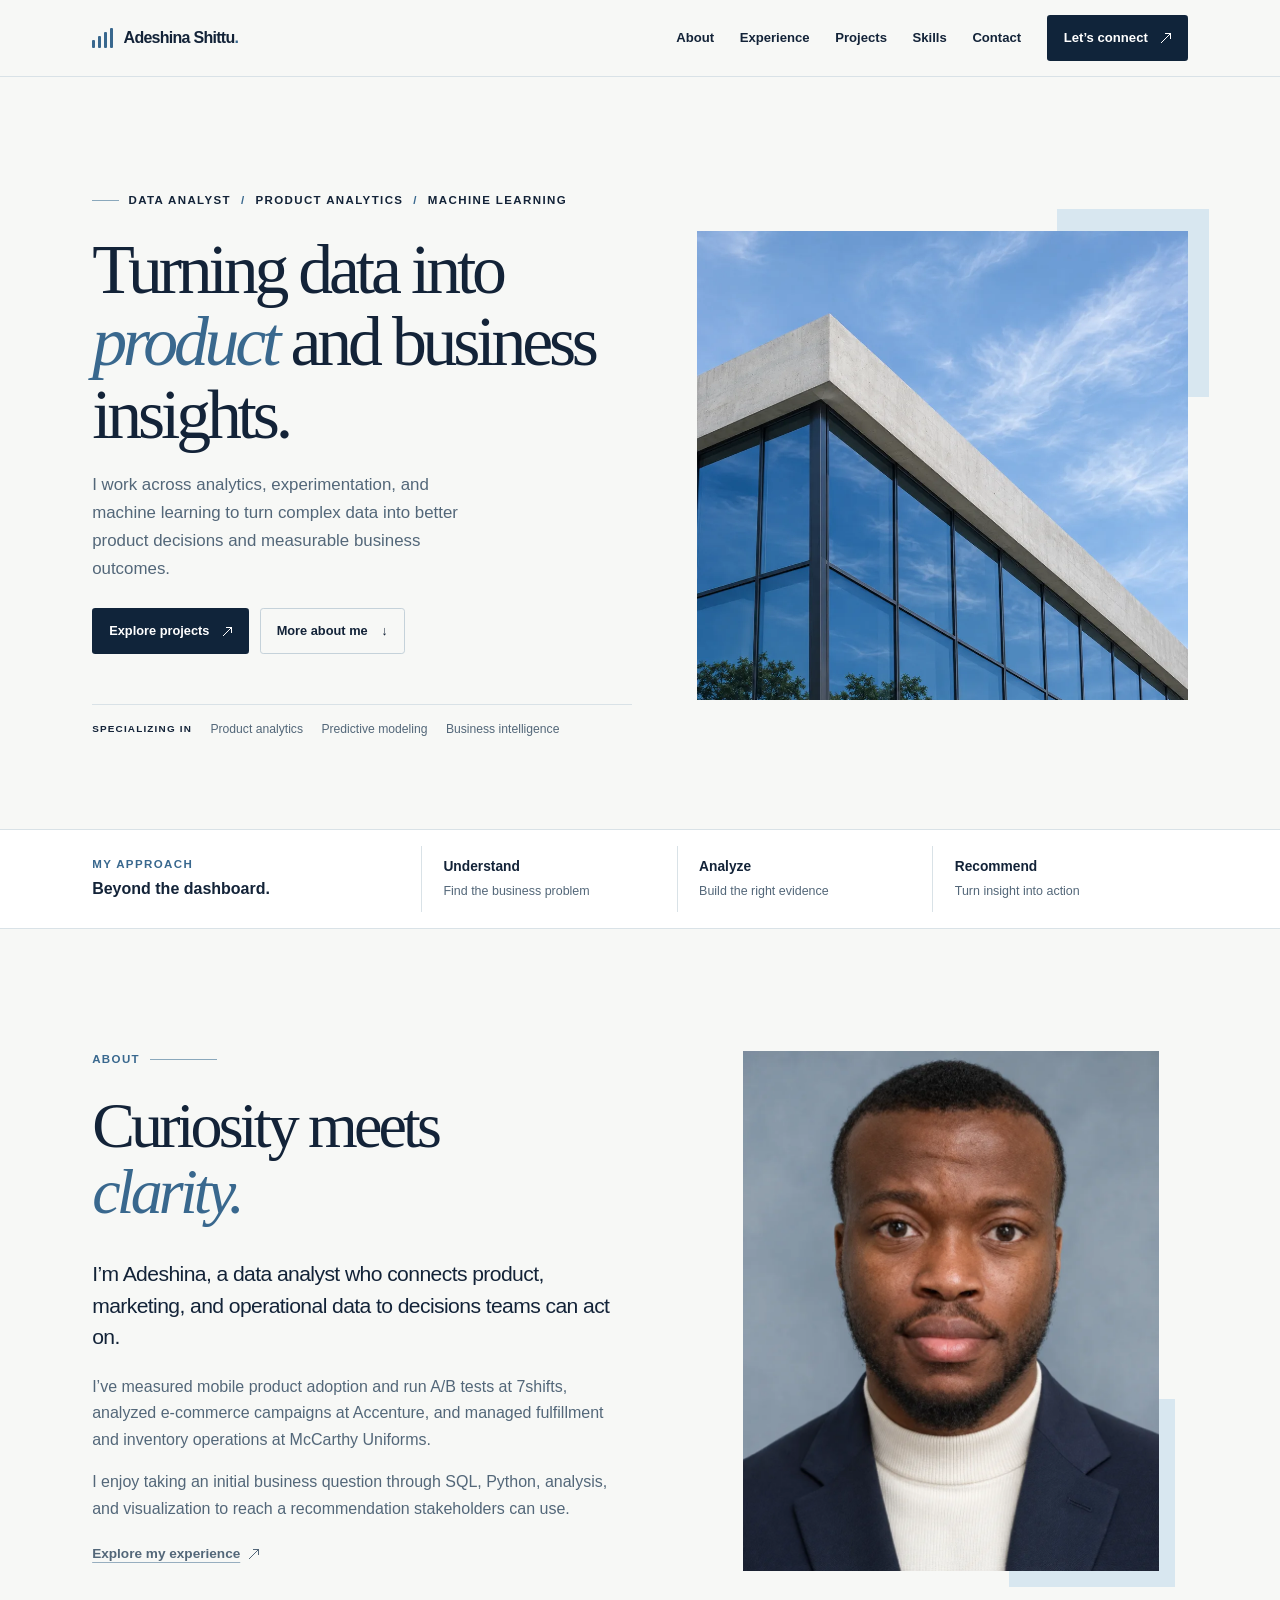
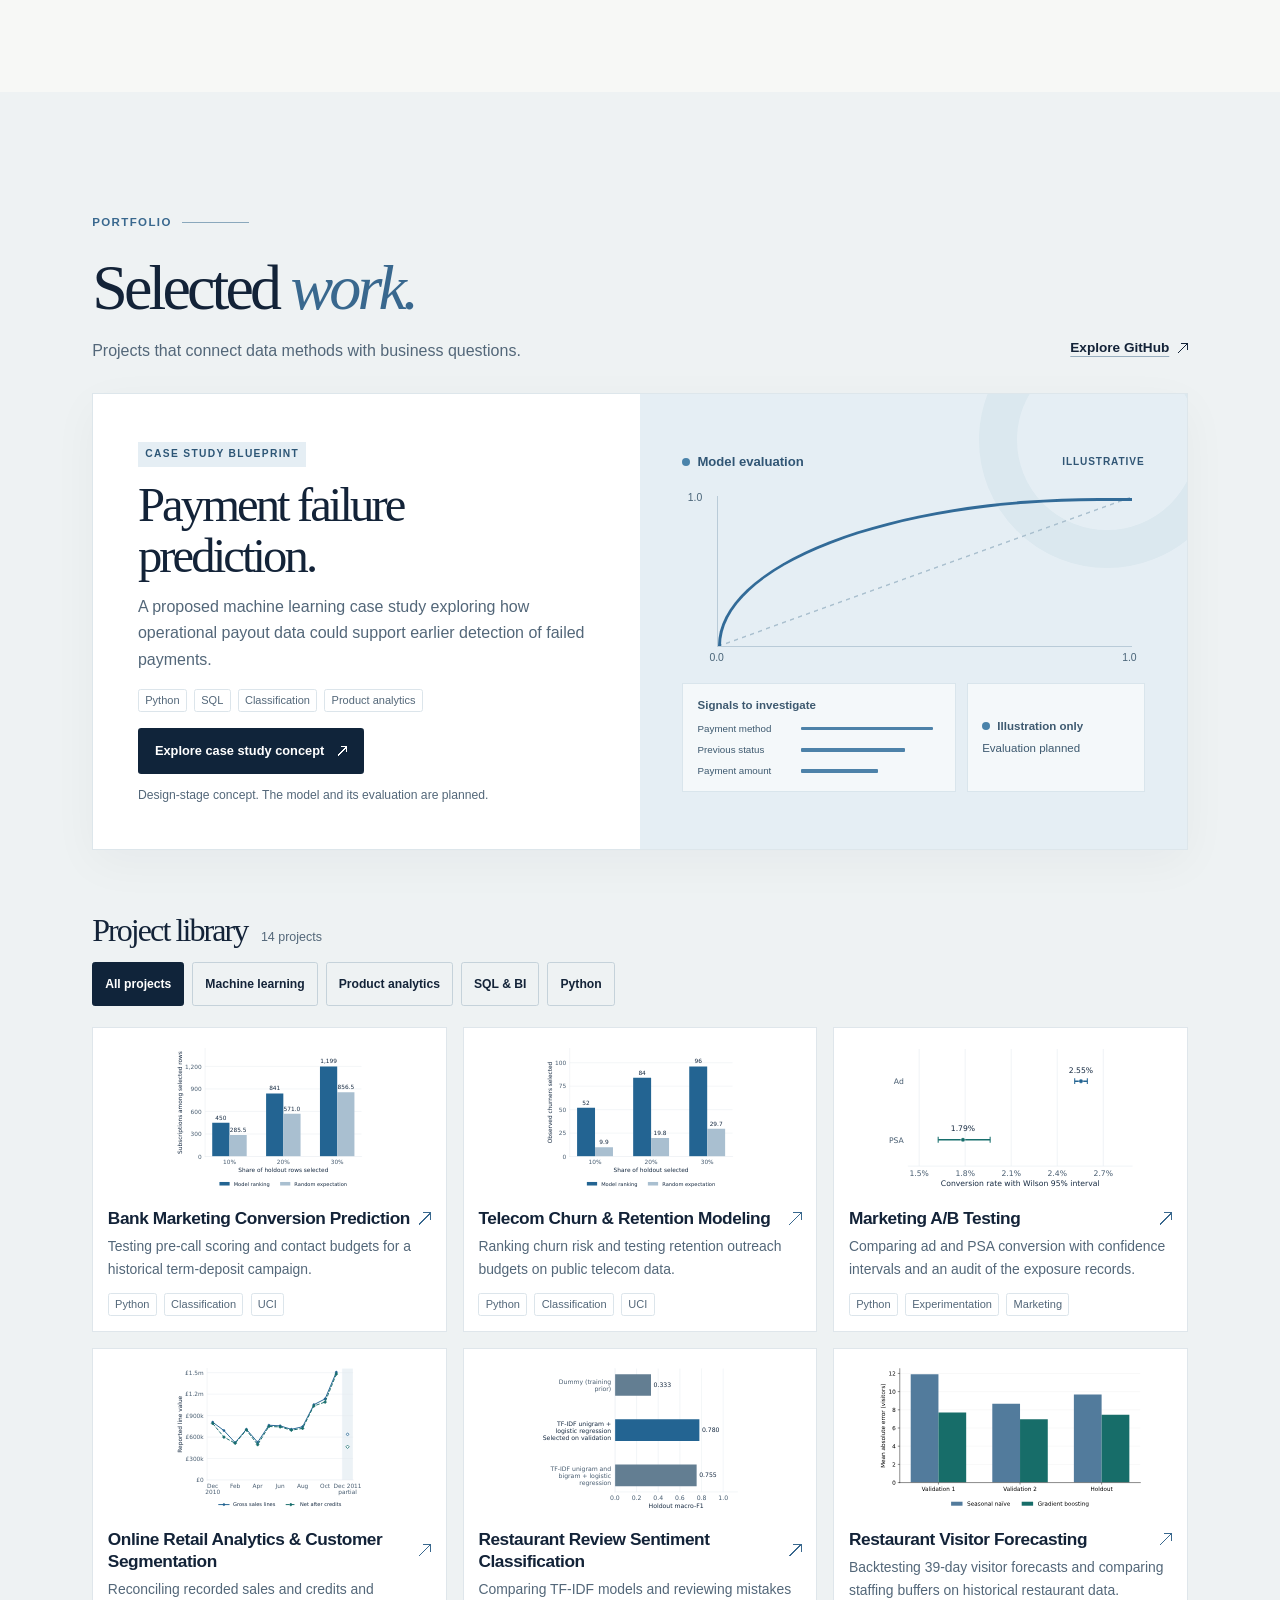
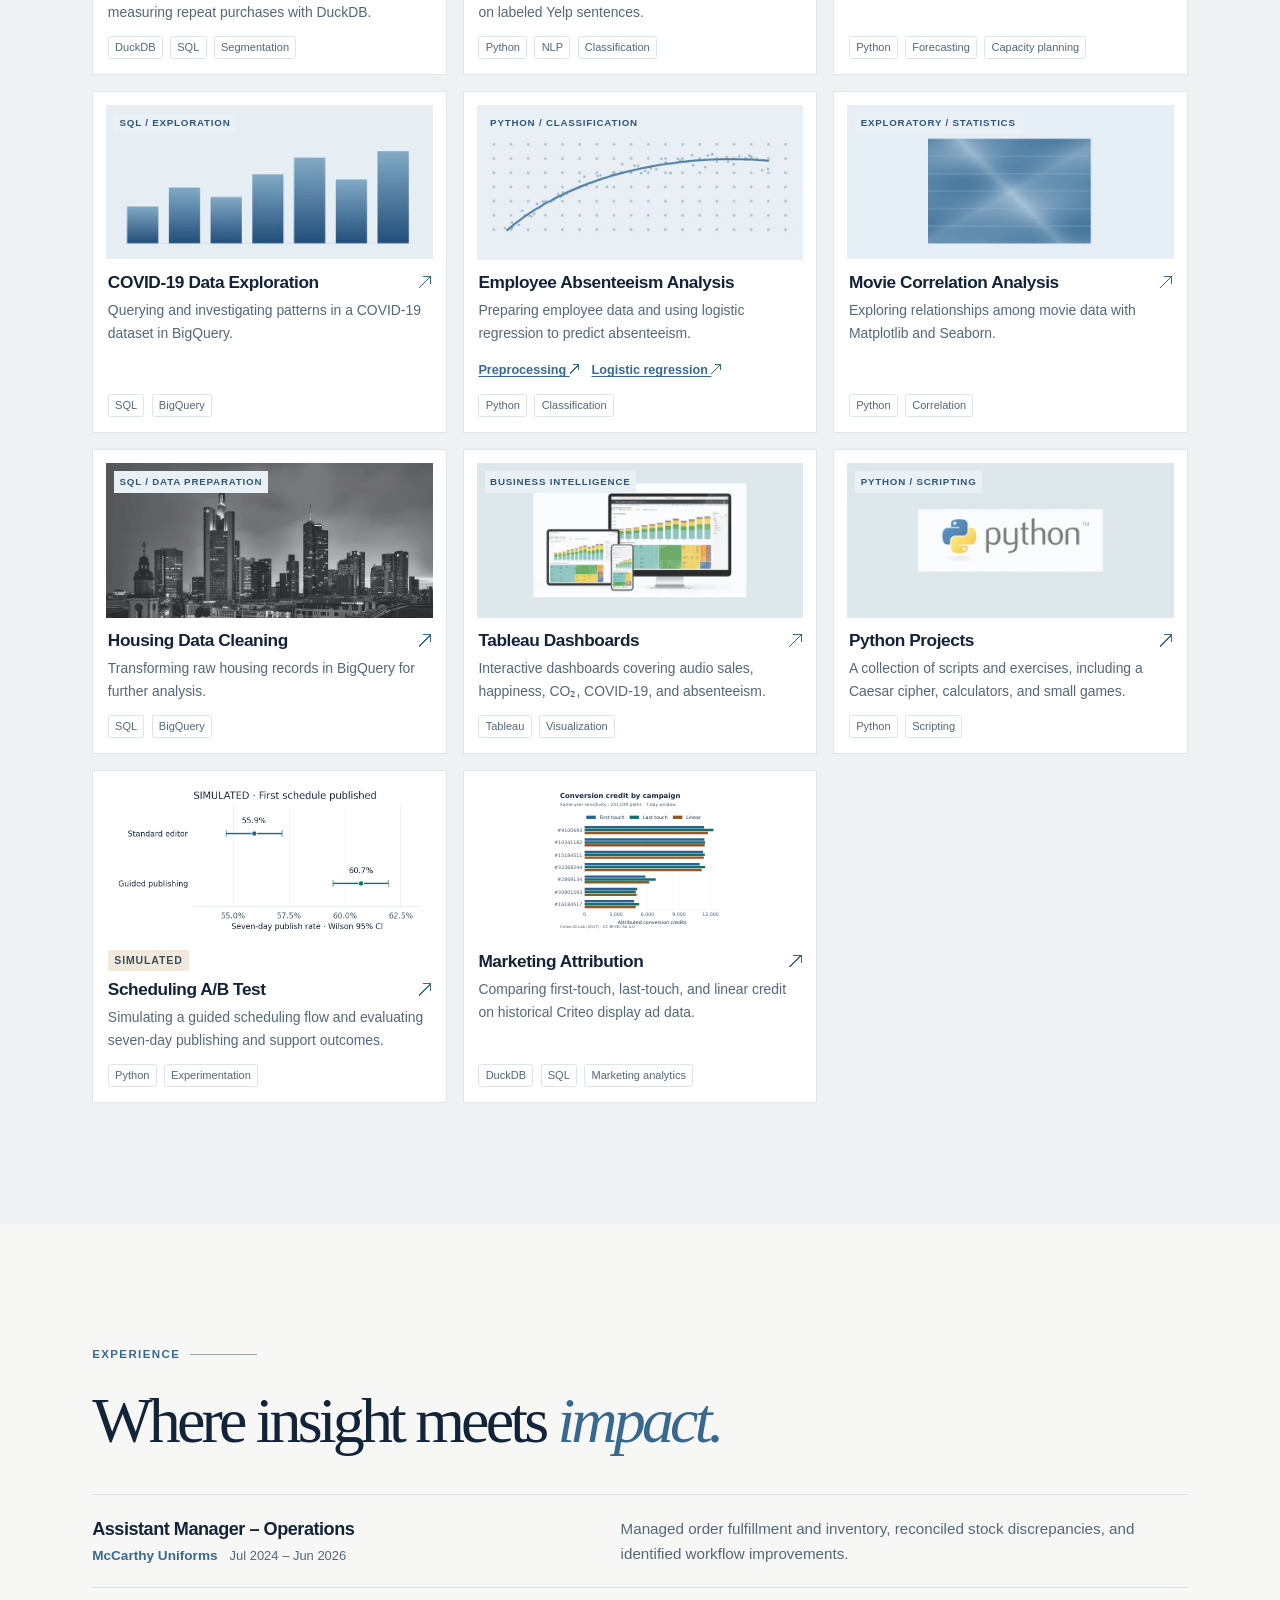
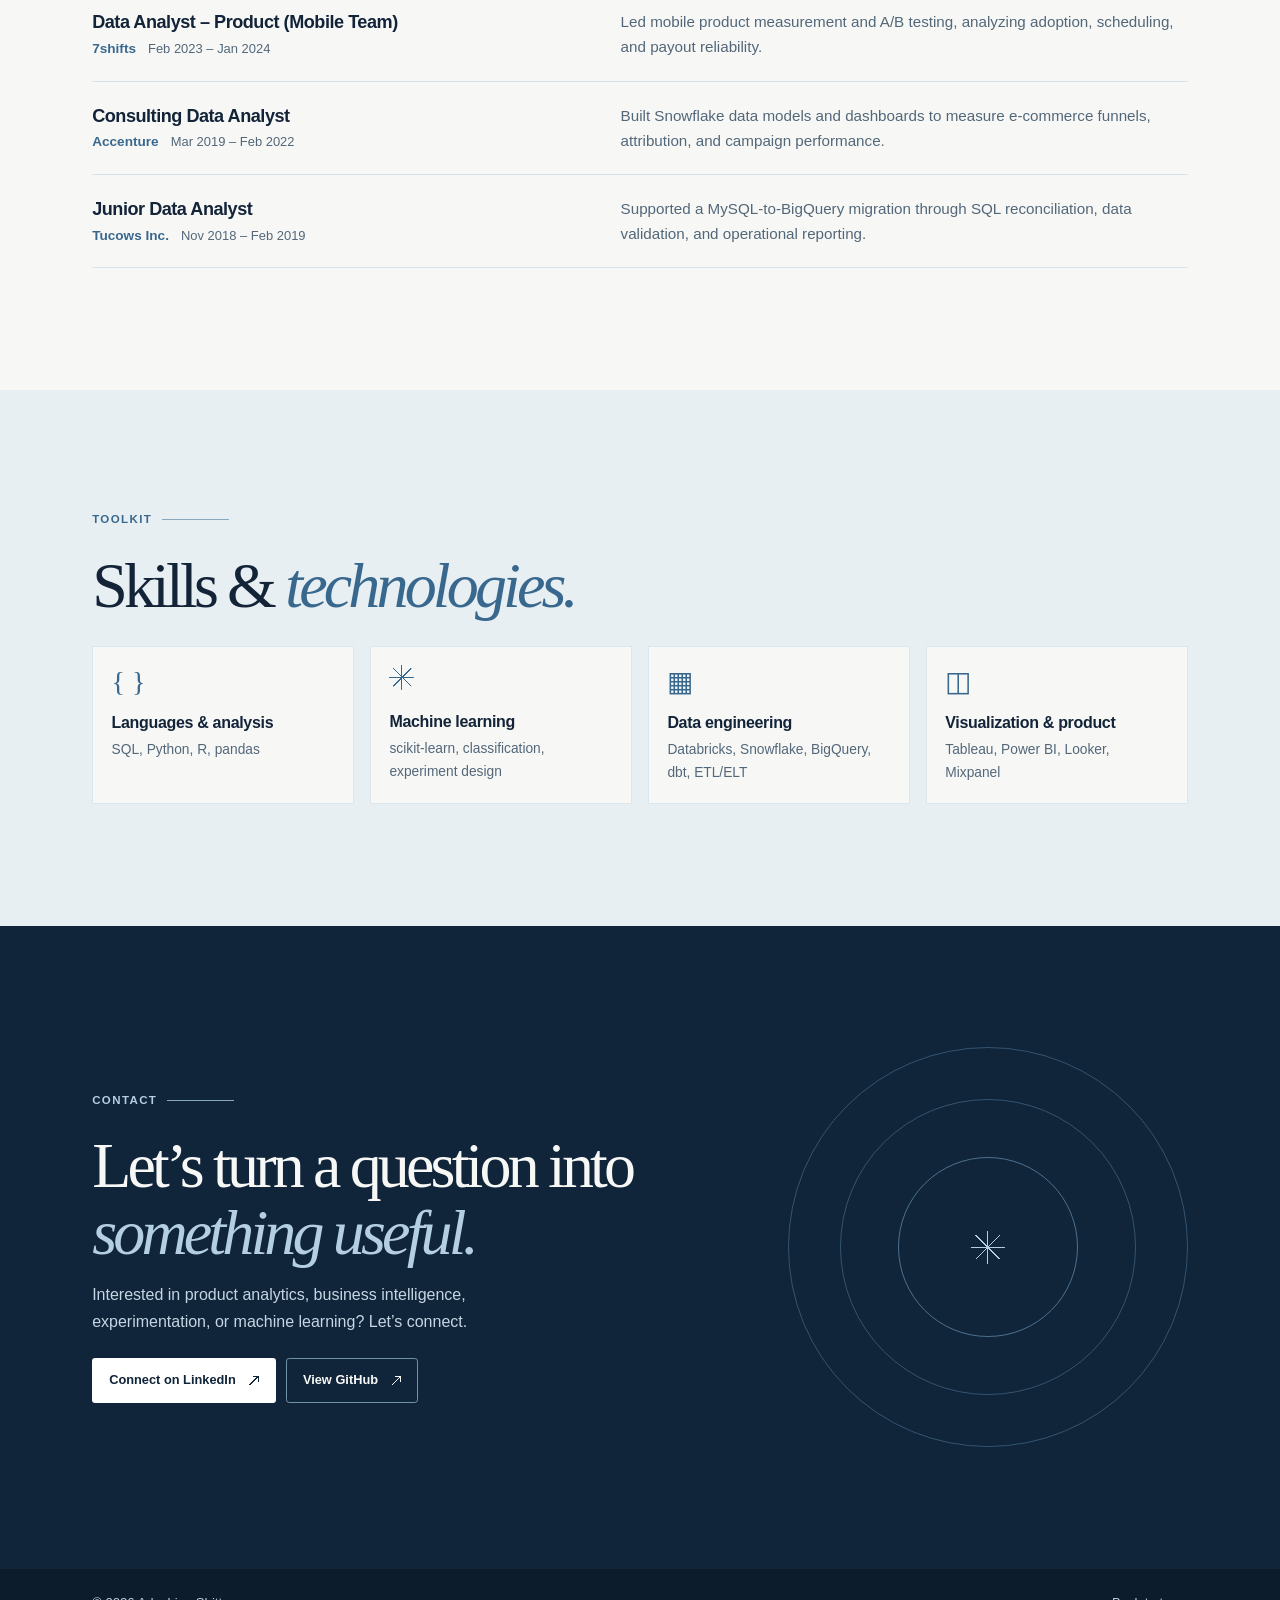
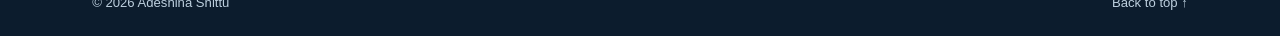
<file: docs/index.html>
<!doctype html>
<html lang="en">
<head>
  <meta charset="utf-8">
  <meta name="viewport" content="width=device-width, initial-scale=1">
  <title>Adeshina Shittu | Data Analyst</title>
  <meta name="description" content="Adeshina Shittu’s portfolio of data analysis, product analytics, experimentation, and machine learning projects.">
  <meta name="theme-color" content="#f7f8f6">
  <link rel="canonical" href="https://asshittu.github.io/Projects/">
  <meta property="og:type" content="website">
  <meta property="og:url" content="https://asshittu.github.io/Projects/">
  <meta property="og:title" content="Adeshina Shittu | Data Analyst">
  <meta property="og:description" content="Selected work in data analysis, experimentation, and machine learning.">
  <meta property="og:image" content="https://asshittu.github.io/Projects/assets/portfolio/architecture.webp">
  <meta property="og:image:alt" content="A modern glass and concrete building against a blue sky.">
  <script>
    // Reset the homepage on reload, while honoring section links on new visits.
    if (performance.getEntriesByType('navigation')[0]?.type === 'reload') {
      const previousRestoration = history.scrollRestoration;
      history.scrollRestoration = 'manual';
      if (location.hash) {
        history.replaceState(history.state, '', location.pathname + location.search);
      }
      const resetScroll = () => {
        if (!location.hash) window.scrollTo(0, 0);
      };
      document.addEventListener('DOMContentLoaded', () => {
        resetScroll();
        requestAnimationFrame(resetScroll);
      }, { once: true });
      window.addEventListener('pageshow', () => {
        // Browsers can reapply the saved position after late-loading images.
        requestAnimationFrame(() => {
          requestAnimationFrame(() => {
            resetScroll();
            history.scrollRestoration = previousRestoration;
          });
        });
      }, { once: true });
    }
  </script>
  <link rel="icon" href="assets/portfolio/favicon.png" type="image/png">
  <link rel="stylesheet" href="assets/css/portfolio.css">
  <script src="assets/js/portfolio.js" defer></script>
</head>
<body id="top">
  <a class="skip-link" href="#main-content">Skip to content</a>
  <header id="header" class="site-header">
    <div class="shell header-inner">
      <a class="site-brand" href="./" aria-label="Adeshina Shittu home">
        <span class="brand-mark" aria-hidden="true"><i></i><i></i><i></i><i></i></span>
        <span>Adeshina Shittu<span class="brand-period">.</span></span>
      </a>
      <button class="nav-toggle" type="button" aria-controls="site-nav" aria-expanded="false" hidden>
        <span>Menu</span><span aria-hidden="true">☰</span>
      </button>
      <nav id="site-nav" class="site-nav" aria-label="Main navigation">
        <a href="#about">About</a>
        <a href="#experience">Experience</a>
        <a href="#projects">Projects</a>
        <a href="#skills">Skills</a>
        <a href="#contact">Contact</a>
        <a class="button button-primary nav-contact" href="#contact">Let’s connect <span class="arrow-up-right" aria-hidden="true"></span></a>
      </nav>
    </div>
  </header>

  <main id="main-content" tabindex="-1">
    <section class="hero shell" id="intro" aria-labelledby="hero-title">
      <div class="hero-copy">
        <p class="eyebrow hero-eyebrow">Data analyst <span>/</span> Product analytics <span>/</span> Machine learning</p>
        <h1 id="hero-title">Turning data into <em>product</em> and business insights.</h1>
        <p class="hero-summary">I work across analytics, experimentation, and machine learning to turn complex data into better product decisions and measurable business outcomes.</p>
        <div class="button-row">
          <a class="button button-primary" href="#projects">Explore projects <span class="arrow-up-right" aria-hidden="true"></span></a>
          <a class="button button-outline" href="#about">More about me <span aria-hidden="true">↓</span></a>
        </div>
        <div class="specialties">
          <span class="small-label">Specializing in</span>
          <span>Product analytics</span>
          <span>Predictive modeling</span>
          <span>Business intelligence</span>
        </div>
      </div>
      <div class="hero-visual">
        <img src="assets/portfolio/architecture.webp" width="960" height="960" fetchpriority="high" alt="Glass panels and a diagonal concrete roof against a blue sky">
      </div>
    </section>

    <div class="approach">
      <div class="shell approach-inner">
        <div class="approach-lead">
          <p class="small-label">My approach</p>
          <p>Beyond the dashboard.</p>
        </div>
        <dl class="approach-steps">
          <div><dt>Understand</dt><dd>Find the business problem</dd></div>
          <div><dt>Analyze</dt><dd>Build the right evidence</dd></div>
          <div><dt>Recommend</dt><dd>Turn insight into action</dd></div>
        </dl>
      </div>
    </div>

    <section id="about" class="section shell about" aria-labelledby="about-title">
      <div class="about-copy">
        <p class="eyebrow section-eyebrow">About</p>
        <h2 id="about-title">Curiosity meets <em>clarity.</em></h2>
        <p class="about-lead">I’m Adeshina, a data analyst who connects product, marketing, and operational data to decisions teams can act on.</p>
        <p>I’ve measured mobile product adoption and run A/B tests at 7shifts, analyzed e-commerce campaigns at Accenture, and managed fulfillment and inventory operations at McCarthy Uniforms.</p>
        <p>I enjoy taking an initial business question through SQL, Python, analysis, and visualization to reach a recommendation stakeholders can use.</p>
        <a class="text-link" href="#experience">Explore my experience <span class="arrow-up-right" aria-hidden="true"></span></a>
      </div>
      <figure class="about-portrait">
        <img src="assets/portfolio/adeshina-shittu.webp" width="840" height="1050" alt="Portrait of Adeshina Shittu" loading="lazy" decoding="async">
      </figure>
    </section>

    <section id="projects" class="section projects" aria-labelledby="projects-title">
      <div class="shell">
        <div id="main" class="section-heading">
          <div>
            <p class="eyebrow section-eyebrow">Portfolio</p>
            <h2 id="projects-title">Selected <em>work.</em></h2>
            <p class="section-summary">Projects that connect data methods with business questions.</p>
          </div>
          <a class="text-link" href="https://github.com/asshittu">Explore GitHub <span class="arrow-up-right" aria-hidden="true"></span></a>
        </div>

        <article class="featured-project" aria-labelledby="feature-title">
          <div class="feature-copy">
            <p class="feature-label">Case study blueprint</p>
            <h3 id="feature-title">Payment failure prediction.</h3>
            <p>A proposed machine learning case study exploring how operational payout data could support earlier detection of failed payments.</p>
            <ul class="tags" aria-label="Case study methods">
              <li>Python</li><li>SQL</li><li>Classification</li><li>Product analytics</li>
            </ul>
            <a class="button button-primary" href="case-studies/payment-failure.html">Explore case study concept <span class="arrow-up-right" aria-hidden="true"></span></a>
            <p class="feature-note">Design-stage concept. The model and its evaluation are planned.</p>
          </div>
          <div class="feature-visual" aria-label="Illustrative model evaluation curve. Potential signals include payment method, previous status, and payment amount." role="img">
            <div class="feature-ring" aria-hidden="true"></div>
            <div class="feature-visual-content" aria-hidden="true">
              <div class="graph-header"><span>Model evaluation</span><span>Illustrative</span></div>
              <div class="feature-graph">
                <span class="axis-top">1.0</span><span class="axis-start">0.0</span><span class="axis-end">1.0</span>
                <div class="graph-frame"><span class="graph-diagonal"></span><span class="graph-curve"></span></div>
              </div>
              <div class="graph-details">
                <div class="graph-signals">
                  <strong>Signals to investigate</strong>
                  <div><span>Payment method</span><i></i></div>
                  <div><span>Previous status</span><i></i></div>
                  <div><span>Payment amount</span><i></i></div>
                </div>
                <div class="graph-status"><strong>Illustration only</strong><span>Evaluation planned</span></div>
              </div>
            </div>
          </div>
        </article>

        <section id="project-library" class="project-library" aria-labelledby="library-title">
          <div class="library-heading">
            <h3 id="library-title">Project library</h3>
            <p id="project-count" class="project-count" role="status" aria-live="polite">14 projects</p>
          </div>
          <div id="project-filters" class="project-filters" role="group" aria-label="Filter by discipline" hidden>
            <button type="button" data-filter="all" aria-pressed="true">All projects</button>
            <button type="button" data-filter="machine-learning" aria-pressed="false">Machine learning</button>
            <button type="button" data-filter="product-analytics" aria-pressed="false">Product analytics</button>
            <button type="button" data-filter="sql-bi" aria-pressed="false">SQL &amp; BI</button>
            <button type="button" data-filter="python" aria-pressed="false">Python</button>
          </div>

          <div class="project-grid">
            <article class="project-card" data-categories="machine-learning product-analytics python">
              <div class="project-thumb case-study-thumb">
                <img src="assets/bank-marketing/contact-budget.svg" width="760" height="360" loading="lazy" alt="">
              </div>
              <div class="project-copy">
                <h4><a href="case-studies/bank-marketing.html">Bank Marketing Conversion Prediction <span class="arrow-up-right" aria-hidden="true"></span></a></h4>
                <p>Testing pre-call scoring and contact budgets for a historical term-deposit campaign.</p>
                <ul class="tags"><li>Python</li><li>Classification</li><li>UCI</li></ul>
              </div>
            </article>

            <article class="project-card" data-categories="machine-learning product-analytics python">
              <div class="project-thumb case-study-thumb">
                <img src="assets/telecom-churn/retention-budget.svg" width="760" height="360" loading="lazy" alt="">
              </div>
              <div class="project-copy">
                <h4><a href="case-studies/telecom-churn.html">Telecom Churn &amp; Retention Modeling <span class="arrow-up-right" aria-hidden="true"></span></a></h4>
                <p>Ranking churn risk and testing retention outreach budgets on public telecom data.</p>
                <ul class="tags"><li>Python</li><li>Classification</li><li>UCI</li></ul>
              </div>
            </article>

            <article class="project-card" data-categories="product-analytics python">
              <div class="project-thumb case-study-thumb">
                <img src="assets/marketing-ab-test/conversion-rates.svg" width="760" height="360" loading="lazy" alt="">
              </div>
              <div class="project-copy">
                <h4><a href="case-studies/marketing-ab-test.html">Marketing A/B Testing <span class="arrow-up-right" aria-hidden="true"></span></a></h4>
                <p>Comparing ad and PSA conversion with confidence intervals and an audit of the exposure records.</p>
                <ul class="tags"><li>Python</li><li>Experimentation</li><li>Marketing</li></ul>
              </div>
            </article>

            <article class="project-card" data-categories="sql-bi product-analytics python">
              <div class="project-thumb case-study-thumb">
                <img src="assets/online-retail/monthly-line-values.svg" width="760" height="360" loading="lazy" alt="">
              </div>
              <div class="project-copy">
                <h4><a href="case-studies/online-retail.html">Online Retail Analytics &amp; Customer Segmentation <span class="arrow-up-right" aria-hidden="true"></span></a></h4>
                <p>Reconciling recorded sales and credits and measuring repeat purchases with DuckDB.</p>
                <ul class="tags"><li>DuckDB</li><li>SQL</li><li>Segmentation</li></ul>
              </div>
            </article>

            <article class="project-card" data-categories="machine-learning python">
              <div class="project-thumb case-study-thumb">
                <img src="assets/restaurant-sentiment/holdout-comparison.svg" width="760" height="360" loading="lazy" alt="">
              </div>
              <div class="project-copy">
                <h4><a href="case-studies/restaurant-sentiment.html">Restaurant Review Sentiment Classification <span class="arrow-up-right" aria-hidden="true"></span></a></h4>
                <p>Comparing TF-IDF models and reviewing mistakes on labeled Yelp sentences.</p>
                <ul class="tags"><li>Python</li><li>NLP</li><li>Classification</li></ul>
              </div>
            </article>

            <article class="project-card" data-categories="machine-learning product-analytics python">
              <div class="project-thumb case-study-thumb">
                <img src="assets/restaurant-forecasting/mae-by-window.svg" width="461" height="252" loading="lazy" alt="">
              </div>
              <div class="project-copy">
                <h4><a href="case-studies/restaurant-forecasting.html">Restaurant Visitor Forecasting <span class="arrow-up-right" aria-hidden="true"></span></a></h4>
                <p>Backtesting 39-day visitor forecasts and comparing staffing buffers on historical restaurant data.</p>
                <ul class="tags"><li>Python</li><li>Forecasting</li><li>Capacity planning</li></ul>
              </div>
            </article>

            <article class="project-card" data-categories="sql-bi">
              <div class="project-thumb">
                <img src="assets/portfolio/covid-bars.webp" width="760" height="360" loading="lazy" alt="">
                <span class="thumb-label">SQL / Exploration</span>
              </div>
              <div class="project-copy">
                <h4><a href="https://github.com/asshittu/PortFolio-Projects/blob/main/COVID%2019%20Portfolio%20Project%20-%20Data%20Exploration.sql">COVID-19 Data Exploration <span class="arrow-up-right" aria-hidden="true"></span></a></h4>
                <p>Querying and investigating patterns in a COVID-19 dataset in BigQuery.</p>
                <ul class="tags"><li>SQL</li><li>BigQuery</li></ul>
              </div>
            </article>

            <article class="project-card" data-categories="machine-learning python">
              <div class="project-thumb">
                <img src="assets/portfolio/employee-scatter.webp" width="760" height="360" loading="lazy" alt="">
                <span class="thumb-label">Python / Classification</span>
              </div>
              <div class="project-copy">
                <h4>Employee Absenteeism Analysis</h4>
                <p>Preparing employee data and using logistic regression to predict absenteeism.</p>
                <ul class="project-sources">
                  <li><a href="https://github.com/asshittu/ML-Projects/blob/main/Predicting%20Employee%20Absenteeism%20-%20Preprocessing.ipynb">Preprocessing <span class="arrow-up-right" aria-hidden="true"></span></a></li>
                  <li><a href="https://github.com/asshittu/ML-Projects/blob/main/Predicting%20Employee%20Absenteeism%20-%20Logistic%20Regression.ipynb">Logistic regression <span class="arrow-up-right" aria-hidden="true"></span></a></li>
                </ul>
                <ul class="tags"><li>Python</li><li>Classification</li></ul>
              </div>
            </article>

            <article class="project-card" data-categories="python">
              <div class="project-thumb">
                <img src="assets/portfolio/movie-correlation.webp" width="760" height="360" loading="lazy" alt="">
                <span class="thumb-label">Exploratory / Statistics</span>
              </div>
              <div class="project-copy">
                <h4><a href="https://github.com/asshittu/PortFolio-Projects/blob/main/Correlation%20For%20Movie%20Project.ipynb">Movie Correlation Analysis <span class="arrow-up-right" aria-hidden="true"></span></a></h4>
                <p>Exploring relationships among movie data with Matplotlib and Seaborn.</p>
                <ul class="tags"><li>Python</li><li>Correlation</li></ul>
              </div>
            </article>

            <article class="project-card" data-categories="sql-bi">
              <div class="project-thumb photo-thumb">
                <img src="assets/portfolio/housing.webp" width="760" height="360" loading="lazy" alt="">
                <span class="thumb-label">SQL / Data preparation</span>
              </div>
              <div class="project-copy">
                <h4><a href="https://github.com/asshittu/PortFolio-Projects/blob/main/Cleaning%20Data%20Portfolio%20Project%20Queries.sql">Housing Data Cleaning <span class="arrow-up-right" aria-hidden="true"></span></a></h4>
                <p>Transforming raw housing records in BigQuery for further analysis.</p>
                <ul class="tags"><li>SQL</li><li>BigQuery</li></ul>
              </div>
            </article>

            <article class="project-card" data-categories="sql-bi">
              <div class="project-thumb photo-thumb">
                <img src="assets/portfolio/tableau.webp" width="760" height="360" loading="lazy" alt="">
                <span class="thumb-label">Business intelligence</span>
              </div>
              <div class="project-copy">
                <h4><a href="https://public.tableau.com/app/profile/adeshina2760">Tableau Dashboards <span class="arrow-up-right" aria-hidden="true"></span></a></h4>
                <p>Interactive dashboards covering audio sales, happiness, CO₂, COVID-19, and absenteeism.</p>
                <ul class="tags"><li>Tableau</li><li>Visualization</li></ul>
              </div>
            </article>

            <article class="project-card" data-categories="python">
              <div class="project-thumb photo-thumb">
                <img src="assets/portfolio/python.webp" width="760" height="360" loading="lazy" alt="">
                <span class="thumb-label">Python / Scripting</span>
              </div>
              <div class="project-copy">
                <h4><a href="https://github.com/asshittu/Python-Projects">Python Projects <span class="arrow-up-right" aria-hidden="true"></span></a></h4>
                <p>A collection of scripts and exercises, including a Caesar cipher, calculators, and small games.</p>
                <ul class="tags"><li>Python</li><li>Scripting</li></ul>
              </div>
            </article>

            <article class="project-card" data-categories="product-analytics python">
              <div class="project-thumb case-study-thumb">
                <img src="assets/portfolio/scheduling-ab-test/publish-rate.webp" width="1098" height="513" loading="lazy" alt="">
              </div>
              <div class="project-copy">
                <p class="planned">Simulated</p>
                <h4><a href="case-studies/scheduling-ab-test.html">Scheduling A/B Test <span class="arrow-up-right" aria-hidden="true"></span></a></h4>
                <p>Simulating a guided scheduling flow and evaluating seven-day publishing and support outcomes.</p>
                <ul class="tags"><li>Python</li><li>Experimentation</li></ul>
              </div>
            </article>

            <article class="project-card" data-categories="product-analytics sql-bi python">
              <div class="project-thumb case-study-thumb">
                <img src="assets/marketing-attribution/campaign-credit-same-user.svg" width="403" height="335" loading="lazy" alt="">
              </div>
              <div class="project-copy">
                <h4><a href="case-studies/marketing-attribution.html">Marketing Attribution <span class="arrow-up-right" aria-hidden="true"></span></a></h4>
                <p>Comparing first-touch, last-touch, and linear credit on historical Criteo display ad data.</p>
                <ul class="tags"><li>DuckDB</li><li>SQL</li><li>Marketing analytics</li></ul>
              </div>
            </article>
          </div>
        </section>
      </div>
    </section>

    <section id="experience" class="section shell" aria-labelledby="experience-title">
      <p class="eyebrow section-eyebrow">Experience</p>
      <h2 id="experience-title">Where insight meets <em>impact.</em></h2>
      <ul class="experience-list">
        <li>
          <div>
            <h3>Assistant Manager – Operations</h3>
            <div class="experience-meta">
              <p class="employer">McCarthy Uniforms</p>
              <p class="experience-dates"><time datetime="2024-07">Jul 2024</time> – <time datetime="2026-06">Jun 2026</time></p>
            </div>
          </div>
          <p>Managed order fulfillment and inventory, reconciled stock discrepancies, and identified workflow improvements.</p>
        </li>
        <li>
          <div>
            <h3>Data Analyst – Product (Mobile Team)</h3>
            <div class="experience-meta">
              <p class="employer">7shifts</p>
              <p class="experience-dates"><time datetime="2023-02">Feb 2023</time> – <time datetime="2024-01">Jan 2024</time></p>
            </div>
          </div>
          <p>Led mobile product measurement and A/B testing, analyzing adoption, scheduling, and payout reliability.</p>
        </li>
        <li>
          <div>
            <h3>Consulting Data Analyst</h3>
            <div class="experience-meta">
              <p class="employer">Accenture</p>
              <p class="experience-dates"><time datetime="2019-03">Mar 2019</time> – <time datetime="2022-02">Feb 2022</time></p>
            </div>
          </div>
          <p>Built Snowflake data models and dashboards to measure e-commerce funnels, attribution, and campaign performance.</p>
        </li>
        <li>
          <div>
            <h3>Junior Data Analyst</h3>
            <div class="experience-meta">
              <p class="employer">Tucows Inc.</p>
              <p class="experience-dates"><time datetime="2018-11">Nov 2018</time> – <time datetime="2019-02">Feb 2019</time></p>
            </div>
          </div>
          <p>Supported a MySQL-to-BigQuery migration through SQL reconciliation, data validation, and operational reporting.</p>
        </li>
      </ul>
    </section>

    <section id="skills" class="section skills" aria-labelledby="skills-title">
      <div class="shell">
        <p class="eyebrow section-eyebrow">Toolkit</p>
        <h2 id="skills-title">Skills &amp; <em>technologies.</em></h2>
        <ul class="skills-grid">
          <li><span aria-hidden="true">{ }</span><h3>Languages &amp; analysis</h3><p>SQL, Python, R, pandas</p></li>
          <li><span class="spark-icon" aria-hidden="true"></span><h3>Machine learning</h3><p>scikit-learn, classification, experiment design</p></li>
          <li><span aria-hidden="true">▦</span><h3>Data engineering</h3><p>Databricks, Snowflake, BigQuery, dbt, ETL/ELT</p></li>
          <li><span aria-hidden="true">◫</span><h3>Visualization &amp; product</h3><p>Tableau, Power BI, Looker, Mixpanel</p></li>
        </ul>
      </div>
    </section>

    <section id="contact" class="section contact" aria-labelledby="contact-title">
      <div class="shell contact-inner">
        <div>
          <p class="eyebrow section-eyebrow">Contact</p>
          <h2 id="contact-title">Let’s turn a question into <em>something useful.</em></h2>
          <p class="section-summary">Interested in product analytics, business intelligence, experimentation, or machine learning? Let’s connect.</p>
          <div class="button-row">
            <a class="button button-light" href="https://www.linkedin.com/in/adeshina-shittu/">Connect on LinkedIn <span class="arrow-up-right" aria-hidden="true"></span></a>
            <a class="button button-outline" href="https://github.com/asshittu">View GitHub <span class="arrow-up-right" aria-hidden="true"></span></a>
          </div>
        </div>
        <div class="contact-art" aria-hidden="true"><i></i><i></i><i></i><span class="spark-icon"></span></div>
      </div>
    </section>
  </main>
  <footer id="footer" class="site-footer">
    <div class="shell footer-inner">
      <small>© 2026 Adeshina Shittu</small>
      <a href="#top">Back to top <span aria-hidden="true">↑</span></a>
    </div>
  </footer>
</body>
</html>
</file>
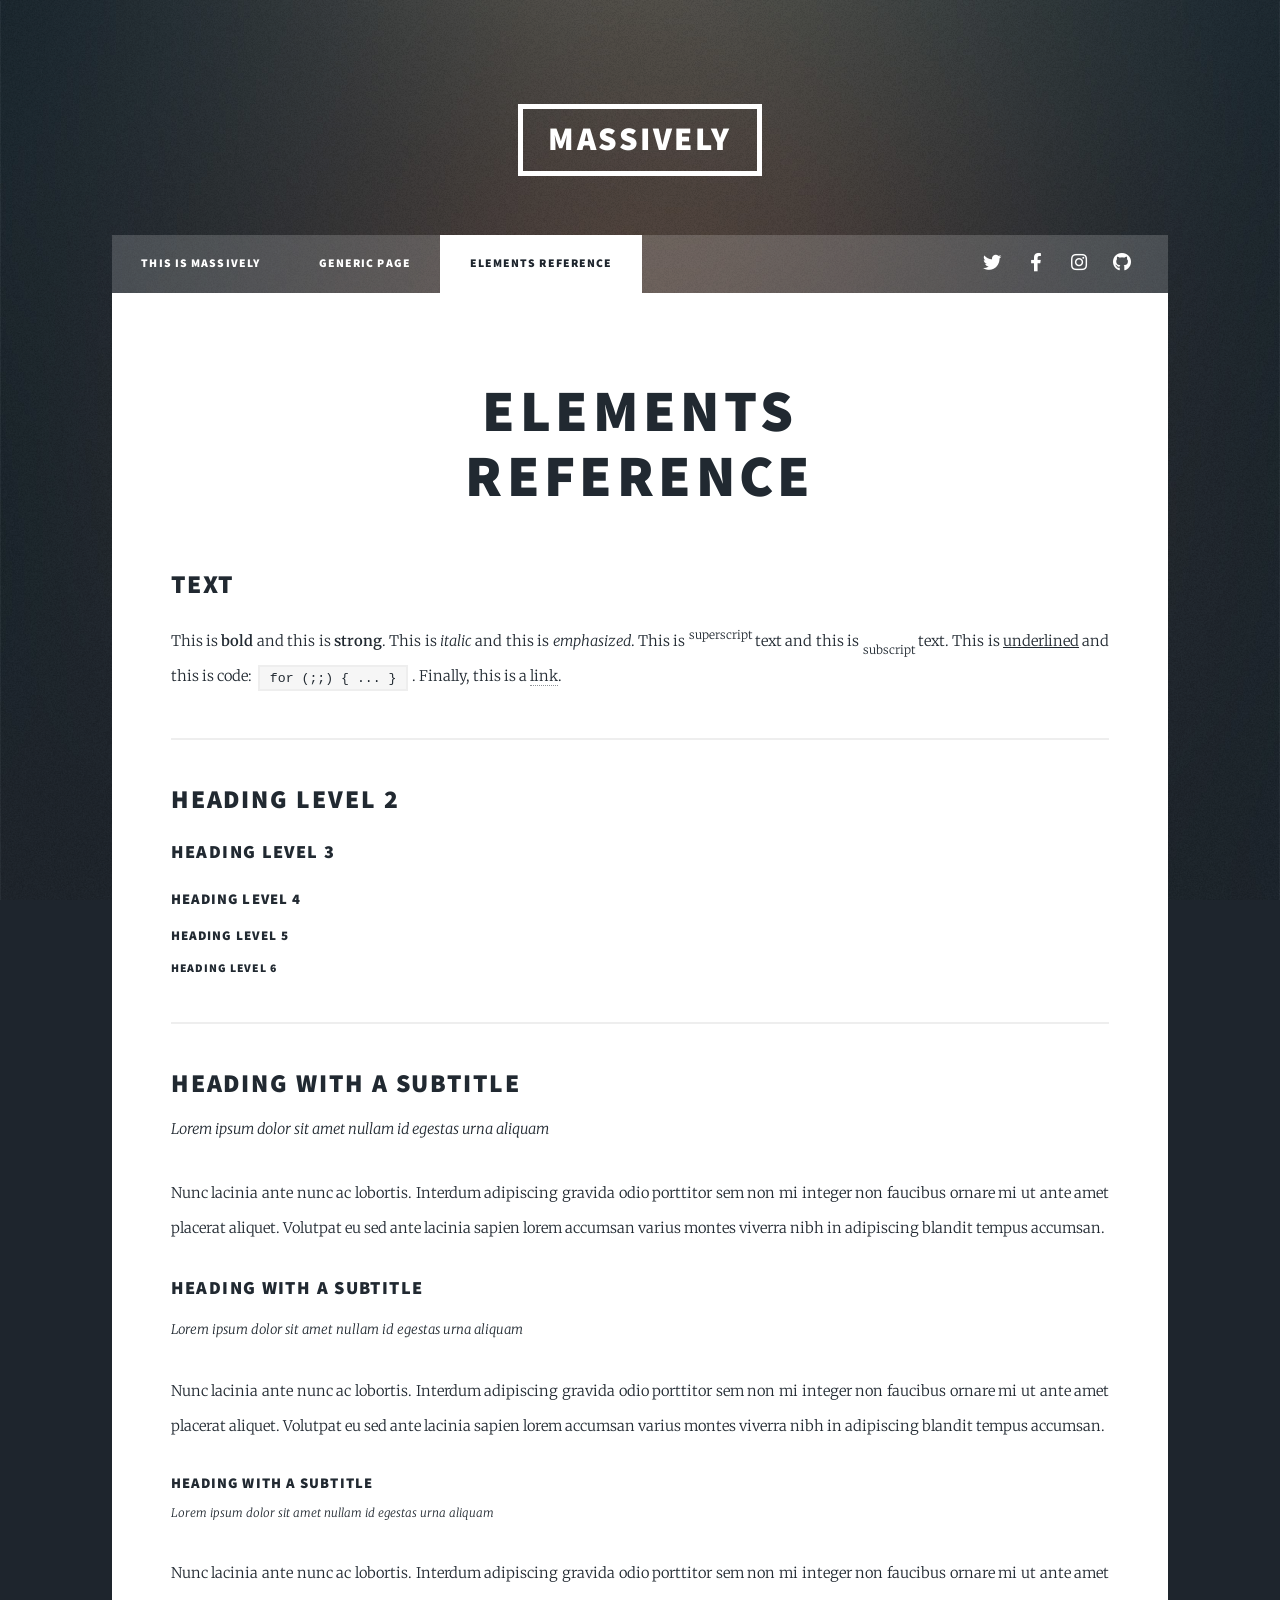
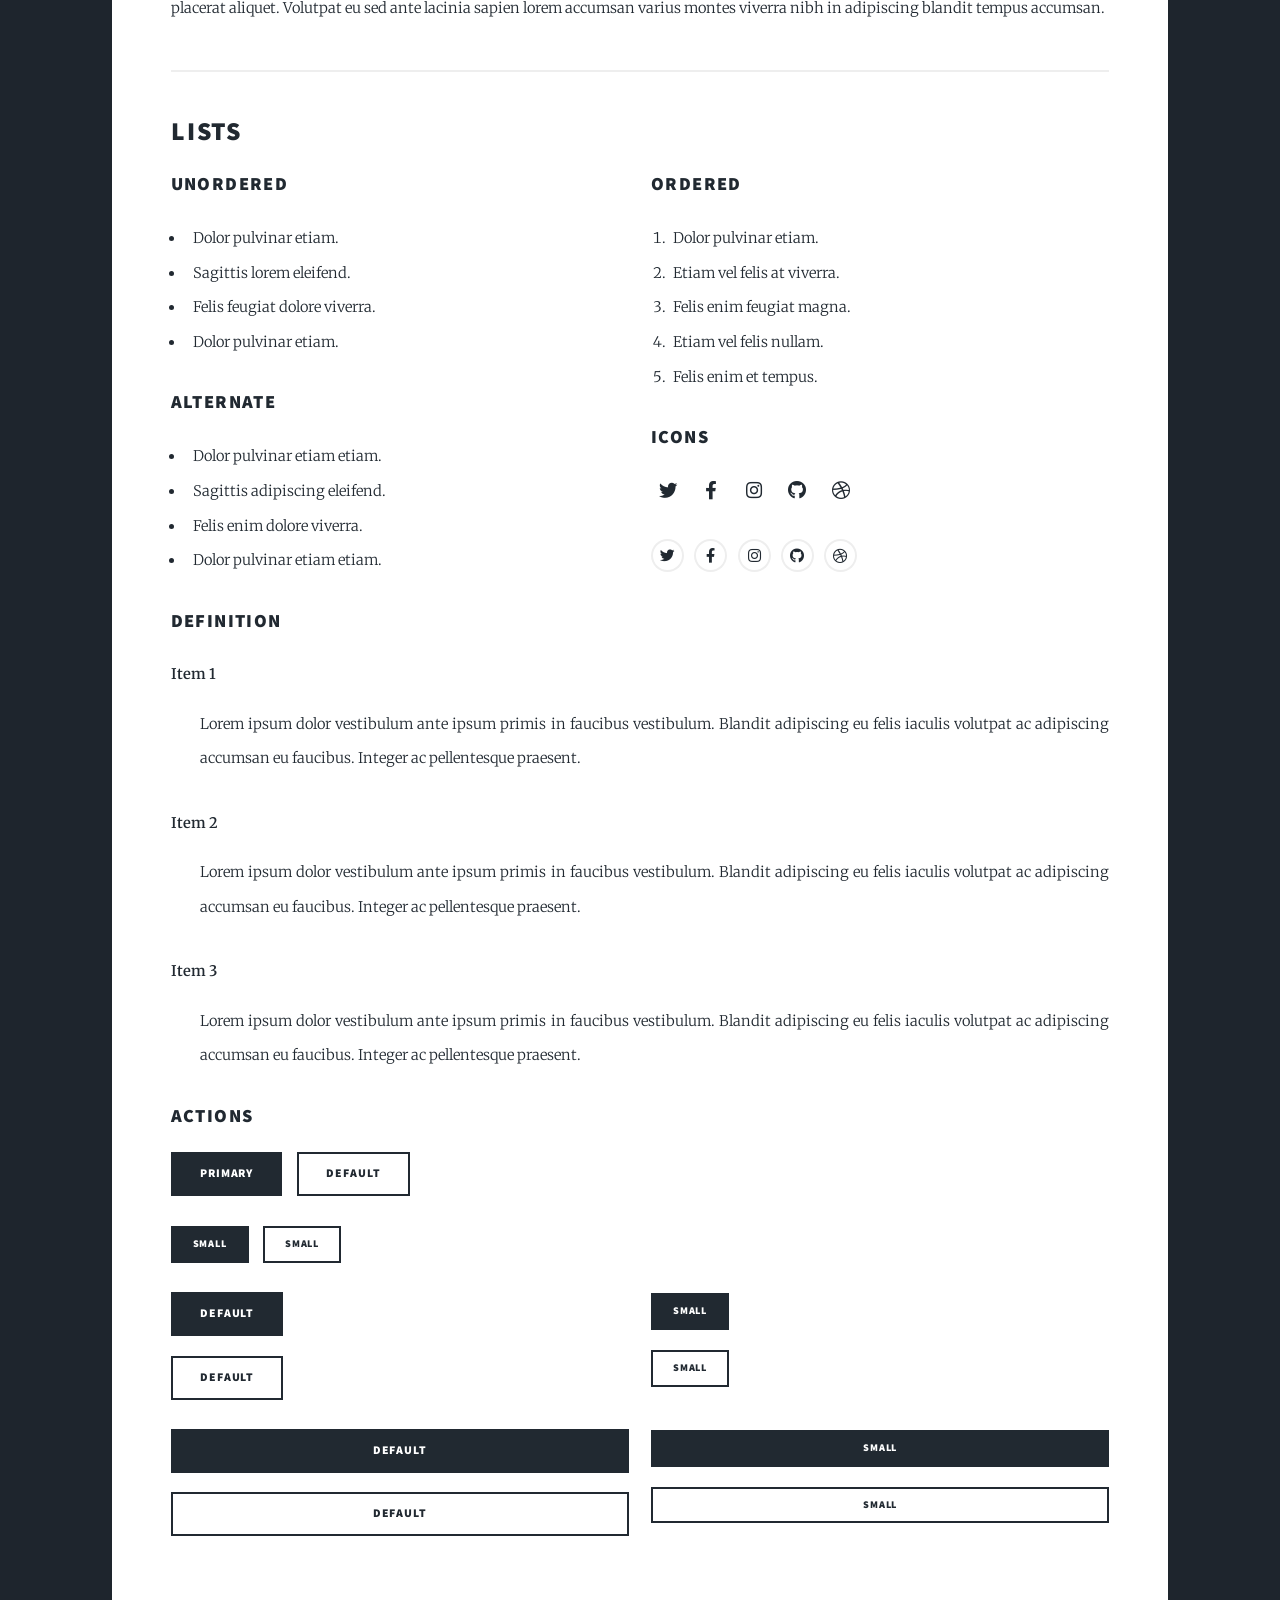
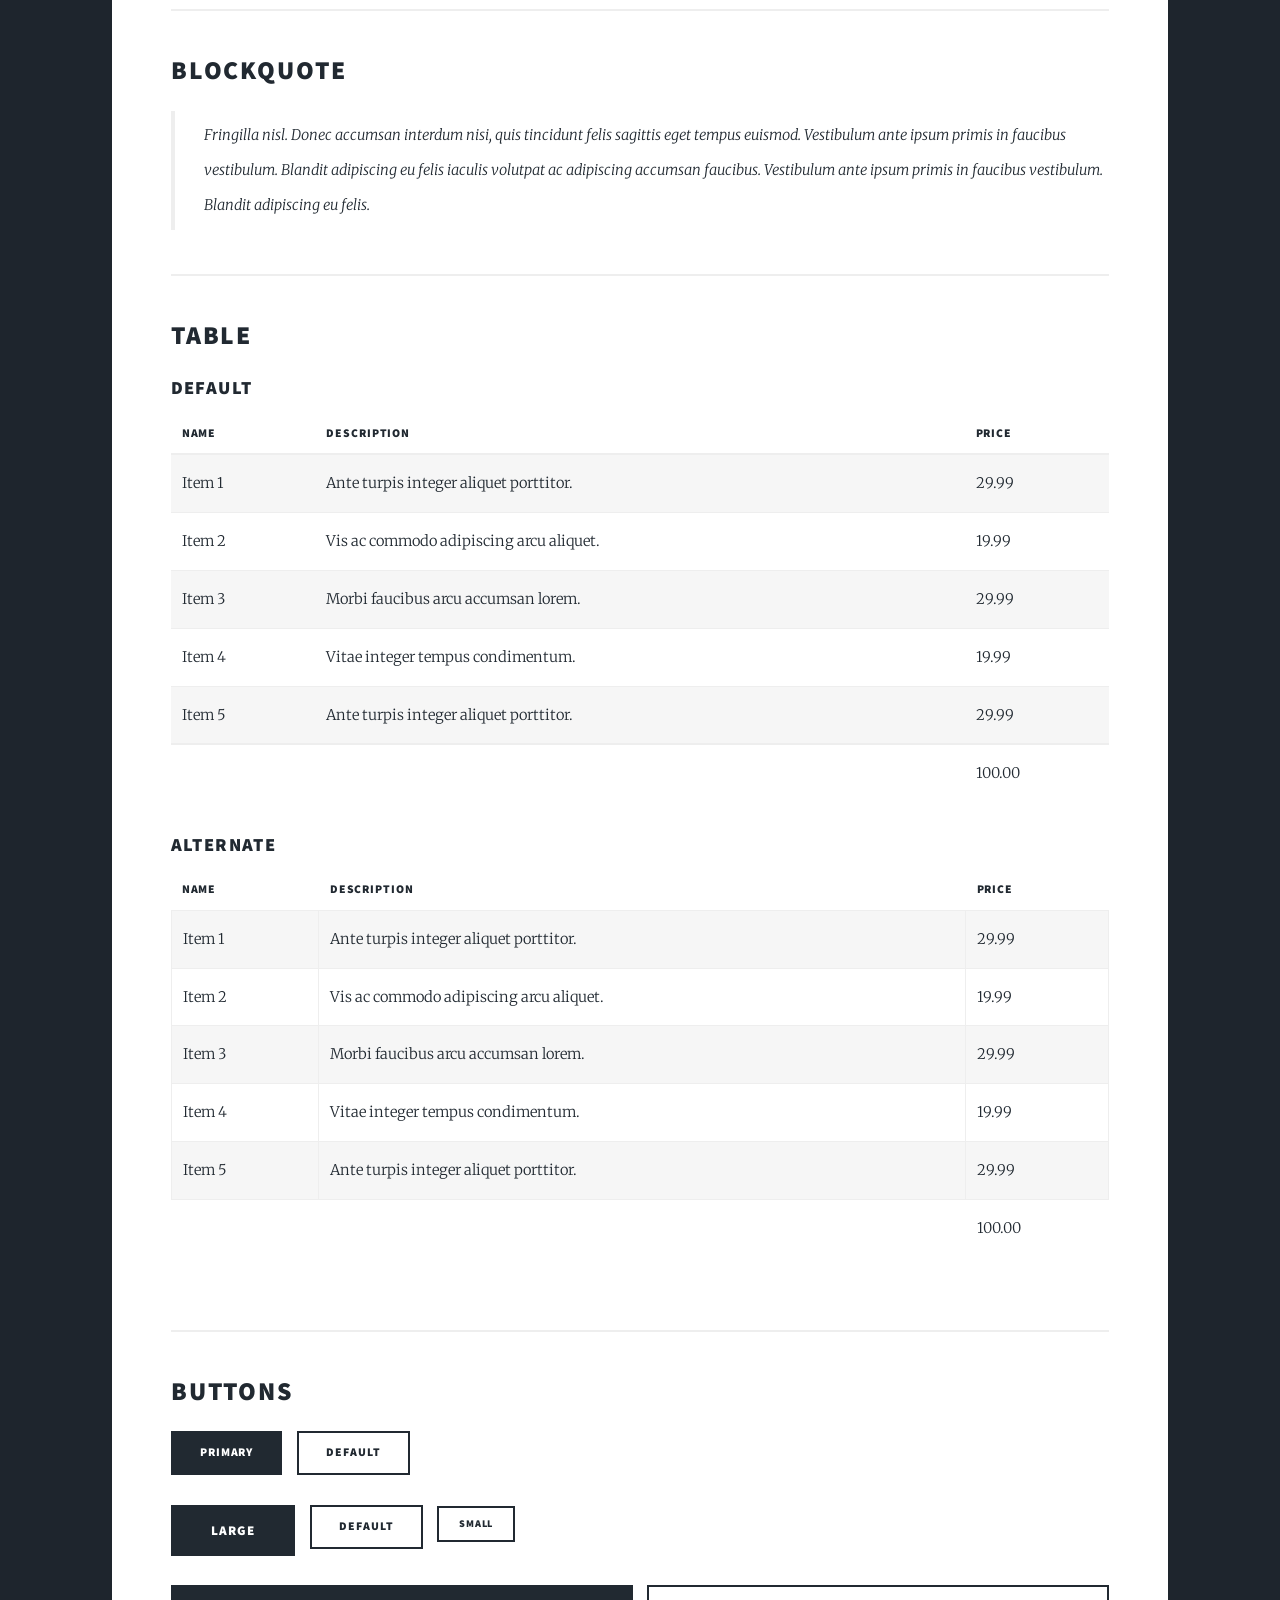
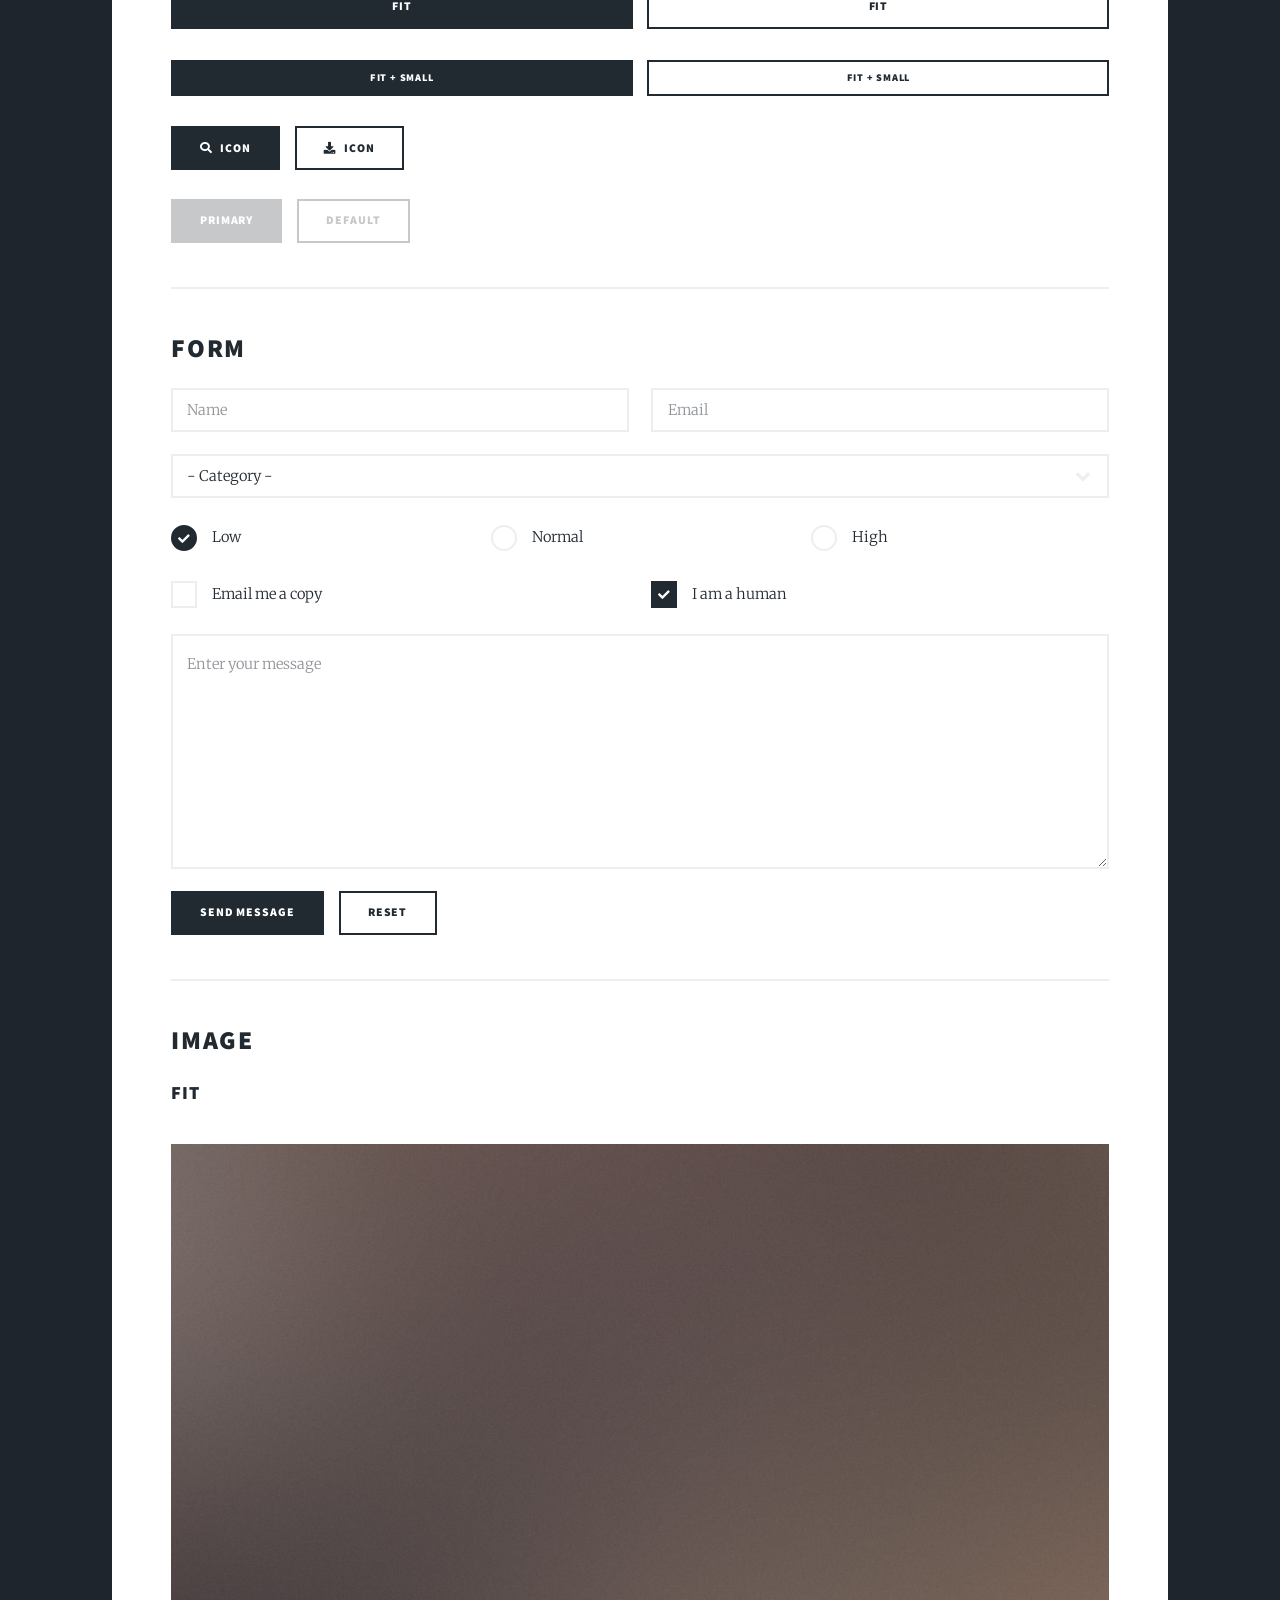
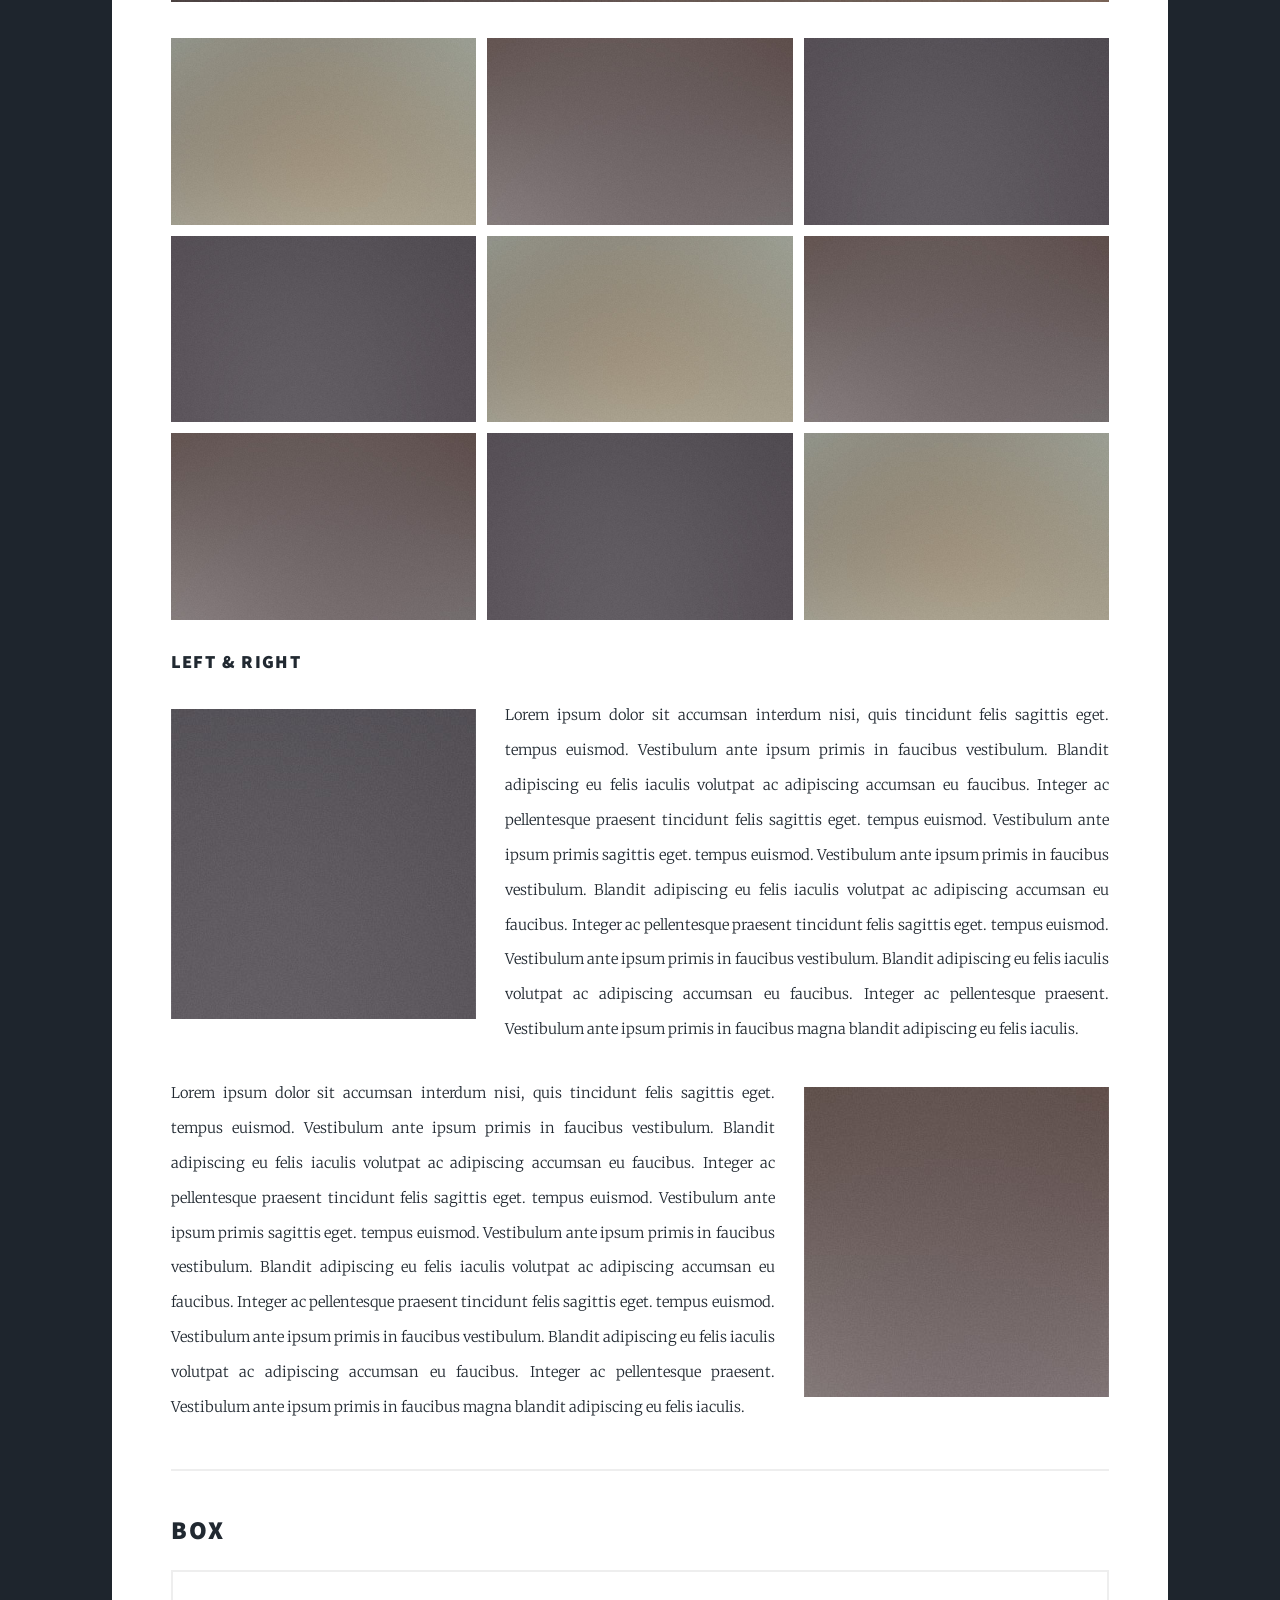
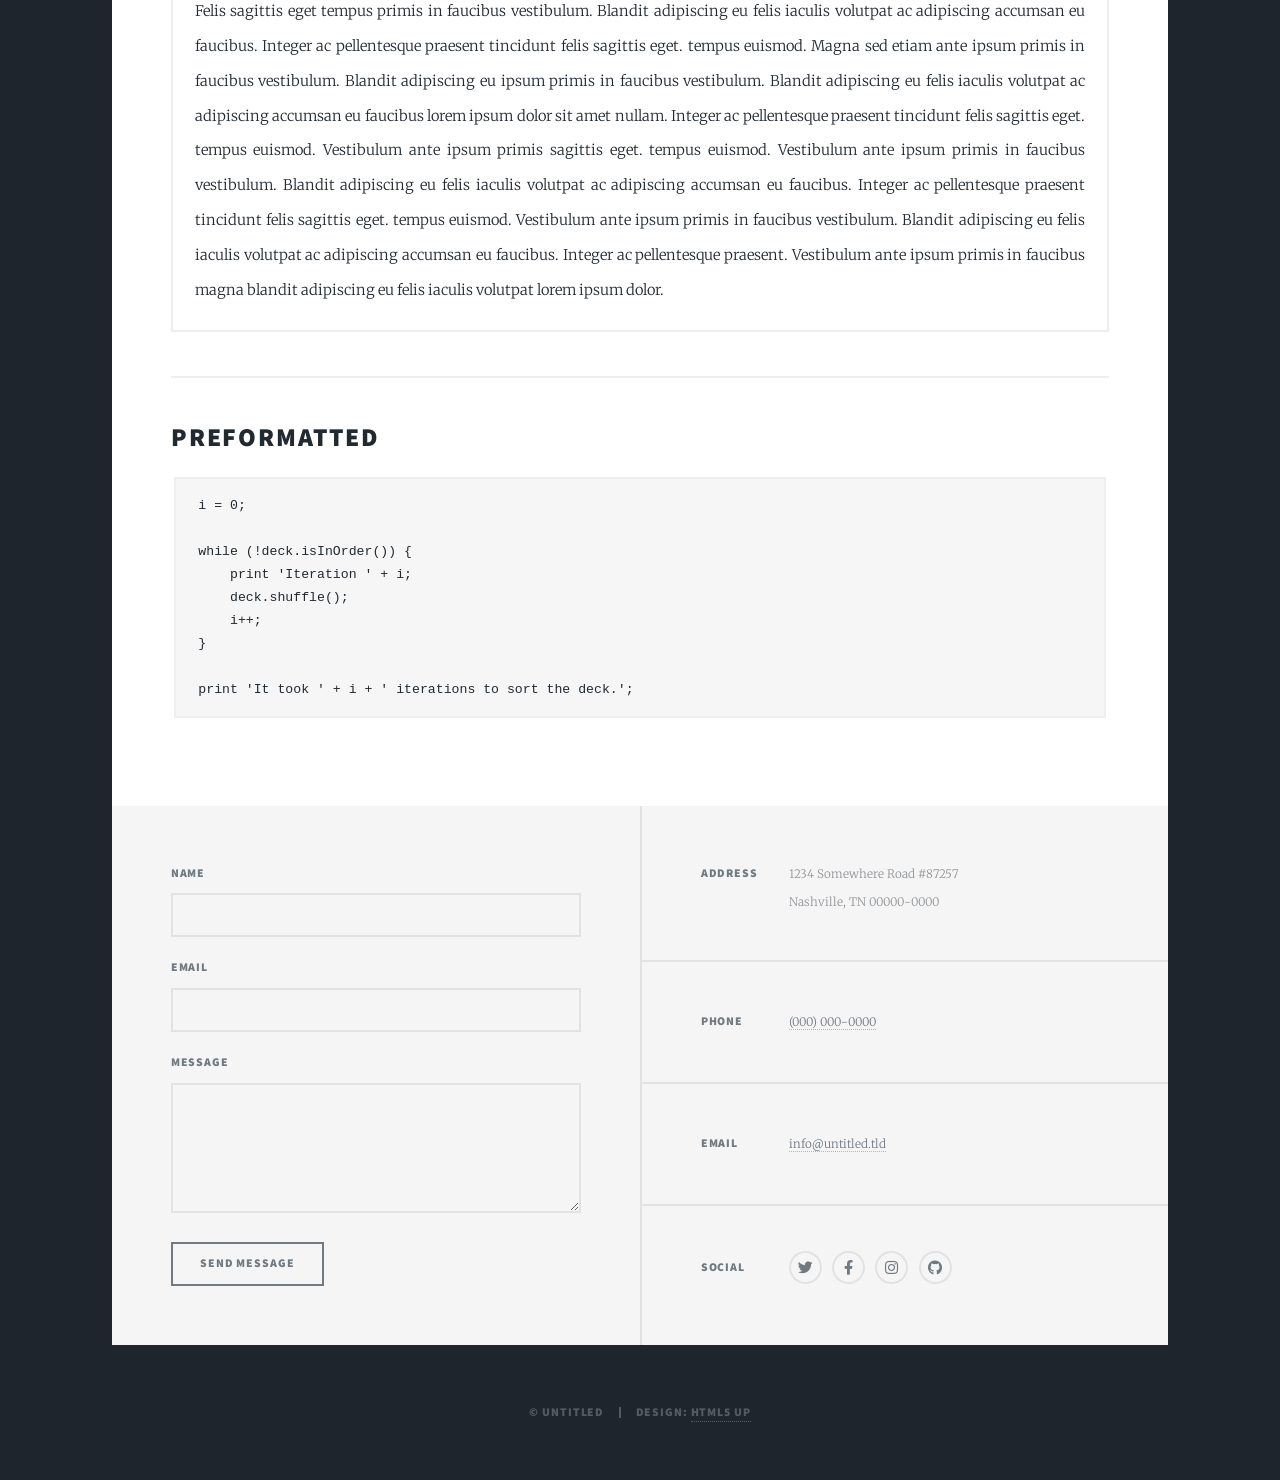
<file: docs/elements.html>
<!DOCTYPE HTML>
<!--
	Massively by HTML5 UP
	html5up.net | @ajlkn
	Free for personal and commercial use under the CCA 3.0 license (html5up.net/license)
-->
<html>
	<head>
		<title>Elements Reference - Massively by HTML5 UP</title>
		<meta charset="utf-8" />
		<meta name="viewport" content="width=device-width, initial-scale=1, user-scalable=no" />
		<link rel="stylesheet" href="assets/css/main.css" />
		<noscript><link rel="stylesheet" href="assets/css/noscript.css" /></noscript>
	</head>
	<body class="is-preload">

		<!-- Wrapper -->
			<div id="wrapper">

				<!-- Header -->
					<header id="header">
						<a href="index.html" class="logo">Massively</a>
					</header>

				<!-- Nav -->
					<nav id="nav">
						<ul class="links">
							<li><a href="index.html">This is Massively</a></li>
							<li><a href="generic.html">Generic Page</a></li>
							<li class="active"><a href="elements.html">Elements Reference</a></li>
						</ul>
						<ul class="icons">
							<li><a href="#" class="icon brands fa-twitter"><span class="label">Twitter</span></a></li>
							<li><a href="#" class="icon brands fa-facebook-f"><span class="label">Facebook</span></a></li>
							<li><a href="#" class="icon brands fa-instagram"><span class="label">Instagram</span></a></li>
							<li><a href="#" class="icon brands fa-github"><span class="label">GitHub</span></a></li>
						</ul>
					</nav>

				<!-- Main -->
					<div id="main">

						<!-- Post -->
							<section class="post">
								<header class="major">
									<h1>Elements<br />
									Reference</h1>
								</header>

								<!-- Text stuff -->
									<h2>Text</h2>
									<p>This is <b>bold</b> and this is <strong>strong</strong>. This is <i>italic</i> and this is <em>emphasized</em>.
									This is <sup>superscript</sup> text and this is <sub>subscript</sub> text.
									This is <u>underlined</u> and this is code: <code>for (;;) { ... }</code>.
									Finally, this is a <a href="#">link</a>.</p>
									<hr />
									<h2>Heading Level 2</h2>
									<h3>Heading Level 3</h3>
									<h4>Heading Level 4</h4>
									<h5>Heading Level 5</h5>
									<h6>Heading Level 6</h6>
									<hr />
									<header>
										<h2>Heading with a Subtitle</h2>
										<p>Lorem ipsum dolor sit amet nullam id egestas urna aliquam</p>
									</header>
									<p>Nunc lacinia ante nunc ac lobortis. Interdum adipiscing gravida odio porttitor sem non mi integer non faucibus ornare mi ut ante amet placerat aliquet. Volutpat eu sed ante lacinia sapien lorem accumsan varius montes viverra nibh in adipiscing blandit tempus accumsan.</p>
									<header>
										<h3>Heading with a Subtitle</h3>
										<p>Lorem ipsum dolor sit amet nullam id egestas urna aliquam</p>
									</header>
									<p>Nunc lacinia ante nunc ac lobortis. Interdum adipiscing gravida odio porttitor sem non mi integer non faucibus ornare mi ut ante amet placerat aliquet. Volutpat eu sed ante lacinia sapien lorem accumsan varius montes viverra nibh in adipiscing blandit tempus accumsan.</p>
									<header>
										<h4>Heading with a Subtitle</h4>
										<p>Lorem ipsum dolor sit amet nullam id egestas urna aliquam</p>
									</header>
									<p>Nunc lacinia ante nunc ac lobortis. Interdum adipiscing gravida odio porttitor sem non mi integer non faucibus ornare mi ut ante amet placerat aliquet. Volutpat eu sed ante lacinia sapien lorem accumsan varius montes viverra nibh in adipiscing blandit tempus accumsan.</p>

									<hr />

								<!-- Lists -->
									<h2>Lists</h2>
									<div class="row">
										<div class="col-6 col-12-small">

											<h3>Unordered</h3>
											<ul>
												<li>Dolor pulvinar etiam.</li>
												<li>Sagittis lorem eleifend.</li>
												<li>Felis feugiat dolore viverra.</li>
												<li>Dolor pulvinar etiam.</li>
											</ul>

											<h3>Alternate</h3>
											<ul class="alt">
												<li>Dolor pulvinar etiam etiam.</li>
												<li>Sagittis adipiscing eleifend.</li>
												<li>Felis enim dolore viverra.</li>
												<li>Dolor pulvinar etiam etiam.</li>
											</ul>

										</div>
										<div class="col-6 col-12-small">

											<h3>Ordered</h3>
											<ol>
												<li>Dolor pulvinar etiam.</li>
												<li>Etiam vel felis at viverra.</li>
												<li>Felis enim feugiat magna.</li>
												<li>Etiam vel felis nullam.</li>
												<li>Felis enim et tempus.</li>
											</ol>

											<h3>Icons</h3>
											<ul class="icons">
												<li><a href="#" class="icon brands fa-twitter"><span class="label">Twitter</span></a></li>
												<li><a href="#" class="icon brands fa-facebook-f"><span class="label">Facebook</span></a></li>
												<li><a href="#" class="icon brands fa-instagram"><span class="label">Instagram</span></a></li>
												<li><a href="#" class="icon brands fa-github"><span class="label">Github</span></a></li>
												<li><a href="#" class="icon brands fa-dribbble"><span class="label">Dribbble</span></a></li>
											</ul>
											<ul class="icons alt">
												<li><a href="#" class="icon brands alt fa-twitter"><span class="label">Twitter</span></a></li>
												<li><a href="#" class="icon brands alt fa-facebook-f"><span class="label">Facebook</span></a></li>
												<li><a href="#" class="icon brands alt fa-instagram"><span class="label">Instagram</span></a></li>
												<li><a href="#" class="icon brands alt fa-github"><span class="label">Github</span></a></li>
												<li><a href="#" class="icon brands alt fa-dribbble"><span class="label">Dribbble</span></a></li>
											</ul>

										</div>
									</div>
									<h3>Definition</h3>
									<dl>
										<dt>Item 1</dt>
										<dd>
											<p>Lorem ipsum dolor vestibulum ante ipsum primis in faucibus vestibulum. Blandit adipiscing eu felis iaculis volutpat ac adipiscing accumsan eu faucibus. Integer ac pellentesque praesent.</p>
										</dd>
										<dt>Item 2</dt>
										<dd>
											<p>Lorem ipsum dolor vestibulum ante ipsum primis in faucibus vestibulum. Blandit adipiscing eu felis iaculis volutpat ac adipiscing accumsan eu faucibus. Integer ac pellentesque praesent.</p>
										</dd>
										<dt>Item 3</dt>
										<dd>
											<p>Lorem ipsum dolor vestibulum ante ipsum primis in faucibus vestibulum. Blandit adipiscing eu felis iaculis volutpat ac adipiscing accumsan eu faucibus. Integer ac pellentesque praesent.</p>
										</dd>
									</dl>

									<h3>Actions</h3>
									<ul class="actions">
										<li><a href="#" class="button primary">Primary</a></li>
										<li><a href="#" class="button">Default</a></li>
									</ul>
									<ul class="actions small">
										<li><a href="#" class="button primary small">Small</a></li>
										<li><a href="#" class="button small">Small</a></li>
									</ul>
									<div class="row">
										<div class="col-6 col-12-small">
											<ul class="actions stacked">
												<li><a href="#" class="button primary">Default</a></li>
												<li><a href="#" class="button">Default</a></li>
											</ul>
										</div>
										<div class="col-6 col-12-small">
											<ul class="actions stacked">
												<li><a href="#" class="button primary small">Small</a></li>
												<li><a href="#" class="button small">Small</a></li>
											</ul>
										</div>
									</div>
									<div class="row">
										<div class="col-6 col-12-small">
											<ul class="actions stacked">
												<li><a href="#" class="button primary fit">Default</a></li>
												<li><a href="#" class="button fit">Default</a></li>
											</ul>
										</div>
										<div class="col-6 col-12-small">
											<ul class="actions stacked">
												<li><a href="#" class="button primary small fit">Small</a></li>
												<li><a href="#" class="button small fit">Small</a></li>
											</ul>
										</div>
									</div>

									<hr />

								<!-- Blockquote -->
									<h2>Blockquote</h2>
									<blockquote>Fringilla nisl. Donec accumsan interdum nisi, quis tincidunt felis sagittis eget tempus euismod. Vestibulum ante ipsum primis in faucibus vestibulum. Blandit adipiscing eu felis iaculis volutpat ac adipiscing accumsan faucibus. Vestibulum ante ipsum primis in faucibus vestibulum. Blandit adipiscing eu felis.</blockquote>

									<hr />

								<!-- Table -->
									<h2>Table</h2>

									<h3>Default</h3>
									<div class="table-wrapper">
										<table>
											<thead>
												<tr>
													<th>Name</th>
													<th>Description</th>
													<th>Price</th>
												</tr>
											</thead>
											<tbody>
												<tr>
													<td>Item 1</td>
													<td>Ante turpis integer aliquet porttitor.</td>
													<td>29.99</td>
												</tr>
												<tr>
													<td>Item 2</td>
													<td>Vis ac commodo adipiscing arcu aliquet.</td>
													<td>19.99</td>
												</tr>
												<tr>
													<td>Item 3</td>
													<td> Morbi faucibus arcu accumsan lorem.</td>
													<td>29.99</td>
												</tr>
												<tr>
													<td>Item 4</td>
													<td>Vitae integer tempus condimentum.</td>
													<td>19.99</td>
												</tr>
												<tr>
													<td>Item 5</td>
													<td>Ante turpis integer aliquet porttitor.</td>
													<td>29.99</td>
												</tr>
											</tbody>
											<tfoot>
												<tr>
													<td colspan="2"></td>
													<td>100.00</td>
												</tr>
											</tfoot>
										</table>
									</div>

									<h3>Alternate</h3>
									<div class="table-wrapper">
										<table class="alt">
											<thead>
												<tr>
													<th>Name</th>
													<th>Description</th>
													<th>Price</th>
												</tr>
											</thead>
											<tbody>
												<tr>
													<td>Item 1</td>
													<td>Ante turpis integer aliquet porttitor.</td>
													<td>29.99</td>
												</tr>
												<tr>
													<td>Item 2</td>
													<td>Vis ac commodo adipiscing arcu aliquet.</td>
													<td>19.99</td>
												</tr>
												<tr>
													<td>Item 3</td>
													<td> Morbi faucibus arcu accumsan lorem.</td>
													<td>29.99</td>
												</tr>
												<tr>
													<td>Item 4</td>
													<td>Vitae integer tempus condimentum.</td>
													<td>19.99</td>
												</tr>
												<tr>
													<td>Item 5</td>
													<td>Ante turpis integer aliquet porttitor.</td>
													<td>29.99</td>
												</tr>
											</tbody>
											<tfoot>
												<tr>
													<td colspan="2"></td>
													<td>100.00</td>
												</tr>
											</tfoot>
										</table>
									</div>

									<hr />

								<!-- Buttons -->
									<h2>Buttons</h2>
									<ul class="actions">
										<li><a href="#" class="button primary">Primary</a></li>
										<li><a href="#" class="button">Default</a></li>
									</ul>
									<ul class="actions">
										<li><a href="#" class="button primary large">Large</a></li>
										<li><a href="#" class="button">Default</a></li>
										<li><a href="#" class="button small">Small</a></li>
									</ul>
									<ul class="actions fit">
										<li><a href="#" class="button primary fit">Fit</a></li>
										<li><a href="#" class="button fit">Fit</a></li>
									</ul>
									<ul class="actions fit small">
										<li><a href="#" class="button primary fit small">Fit + Small</a></li>
										<li><a href="#" class="button fit small">Fit + Small</a></li>
									</ul>
									<ul class="actions">
										<li><a href="#" class="button primary icon solid fa-search">Icon</a></li>
										<li><a href="#" class="button icon solid fa-download">Icon</a></li>
									</ul>
									<ul class="actions">
										<li><span class="button primary disabled">Primary</span></li>
										<li><span class="button disabled">Default</span></li>
									</ul>

									<hr />

								<!-- Form -->
									<h2>Form</h2>

									<form method="post" action="#">
										<div class="row gtr-uniform">
											<div class="col-6 col-12-xsmall">
												<input type="text" name="demo-name" id="demo-name" value="" placeholder="Name" />
											</div>
											<div class="col-6 col-12-xsmall">
												<input type="email" name="demo-email" id="demo-email" value="" placeholder="Email" />
											</div>
											<!-- Break -->
											<div class="col-12">
												<select name="demo-category" id="demo-category">
													<option value="">- Category -</option>
													<option value="1">Manufacturing</option>
													<option value="1">Shipping</option>
													<option value="1">Administration</option>
													<option value="1">Human Resources</option>
												</select>
											</div>
											<!-- Break -->
											<div class="col-4 col-12-small">
												<input type="radio" id="demo-priority-low" name="demo-priority" checked>
												<label for="demo-priority-low">Low</label>
											</div>
											<div class="col-4 col-12-small">
												<input type="radio" id="demo-priority-normal" name="demo-priority">
												<label for="demo-priority-normal">Normal</label>
											</div>
											<div class="col-4 col-12-small">
												<input type="radio" id="demo-priority-high" name="demo-priority">
												<label for="demo-priority-high">High</label>
											</div>
											<!-- Break -->
											<div class="col-6 col-12-small">
												<input type="checkbox" id="demo-copy" name="demo-copy">
												<label for="demo-copy">Email me a copy</label>
											</div>
											<div class="col-6 col-12-small">
												<input type="checkbox" id="demo-human" name="demo-human" checked>
												<label for="demo-human">I am a human</label>
											</div>
											<!-- Break -->
											<div class="col-12">
												<textarea name="demo-message" id="demo-message" placeholder="Enter your message" rows="6"></textarea>
											</div>
											<!-- Break -->
											<div class="col-12">
												<ul class="actions">
													<li><input type="submit" value="Send Message" class="primary" /></li>
													<li><input type="reset" value="Reset" /></li>
												</ul>
											</div>
										</div>
									</form>

									<hr />

								<!-- Image -->
									<h2>Image</h2>

									<h3>Fit</h3>
									<span class="image fit"><img src="images/pic01.jpg" alt="" /></span>
									<div class="box alt">
										<div class="row gtr-50 gtr-uniform">
											<div class="col-4"><span class="image fit"><img src="images/pic02.jpg" alt="" /></span></div>
											<div class="col-4"><span class="image fit"><img src="images/pic03.jpg" alt="" /></span></div>
											<div class="col-4"><span class="image fit"><img src="images/pic04.jpg" alt="" /></span></div>
											<!-- Break -->
											<div class="col-4"><span class="image fit"><img src="images/pic04.jpg" alt="" /></span></div>
											<div class="col-4"><span class="image fit"><img src="images/pic02.jpg" alt="" /></span></div>
											<div class="col-4"><span class="image fit"><img src="images/pic03.jpg" alt="" /></span></div>
											<!-- Break -->
											<div class="col-4"><span class="image fit"><img src="images/pic03.jpg" alt="" /></span></div>
											<div class="col-4"><span class="image fit"><img src="images/pic04.jpg" alt="" /></span></div>
											<div class="col-4"><span class="image fit"><img src="images/pic02.jpg" alt="" /></span></div>
										</div>
									</div>

									<h3>Left &amp; Right</h3>
									<p><span class="image left"><img src="images/pic08.jpg" alt="" /></span>Lorem ipsum dolor sit accumsan interdum nisi, quis tincidunt felis sagittis eget. tempus euismod. Vestibulum ante ipsum primis in faucibus vestibulum. Blandit adipiscing eu felis iaculis volutpat ac adipiscing accumsan eu faucibus. Integer ac pellentesque praesent tincidunt felis sagittis eget. tempus euismod. Vestibulum ante ipsum primis sagittis eget. tempus euismod. Vestibulum ante ipsum primis in faucibus vestibulum. Blandit adipiscing eu felis iaculis volutpat ac adipiscing accumsan eu faucibus. Integer ac pellentesque praesent tincidunt felis sagittis eget. tempus euismod. Vestibulum ante ipsum primis in faucibus vestibulum. Blandit adipiscing eu felis iaculis volutpat ac adipiscing accumsan eu faucibus. Integer ac pellentesque praesent. Vestibulum ante ipsum primis in faucibus magna blandit adipiscing eu felis iaculis.</p>
									<p><span class="image right"><img src="images/pic09.jpg" alt="" /></span>Lorem ipsum dolor sit accumsan interdum nisi, quis tincidunt felis sagittis eget. tempus euismod. Vestibulum ante ipsum primis in faucibus vestibulum. Blandit adipiscing eu felis iaculis volutpat ac adipiscing accumsan eu faucibus. Integer ac pellentesque praesent tincidunt felis sagittis eget. tempus euismod. Vestibulum ante ipsum primis sagittis eget. tempus euismod. Vestibulum ante ipsum primis in faucibus vestibulum. Blandit adipiscing eu felis iaculis volutpat ac adipiscing accumsan eu faucibus. Integer ac pellentesque praesent tincidunt felis sagittis eget. tempus euismod. Vestibulum ante ipsum primis in faucibus vestibulum. Blandit adipiscing eu felis iaculis volutpat ac adipiscing accumsan eu faucibus. Integer ac pellentesque praesent. Vestibulum ante ipsum primis in faucibus magna blandit adipiscing eu felis iaculis.</p>

									<hr />

								<!-- Box -->
									<h2>Box</h2>
									<div class="box">
										<p>Felis sagittis eget tempus primis in faucibus vestibulum. Blandit adipiscing eu felis iaculis volutpat ac adipiscing accumsan eu faucibus. Integer ac pellentesque praesent tincidunt felis sagittis eget. tempus euismod. Magna sed etiam ante ipsum primis in faucibus vestibulum. Blandit adipiscing eu ipsum primis in faucibus vestibulum. Blandit adipiscing eu felis iaculis volutpat ac adipiscing accumsan eu faucibus lorem ipsum dolor sit amet nullam. Integer ac pellentesque praesent tincidunt felis sagittis eget. tempus euismod. Vestibulum ante ipsum primis sagittis eget. tempus euismod. Vestibulum ante ipsum primis in faucibus vestibulum. Blandit adipiscing eu felis iaculis volutpat ac adipiscing accumsan eu faucibus. Integer ac pellentesque praesent tincidunt felis sagittis eget. tempus euismod. Vestibulum ante ipsum primis in faucibus vestibulum. Blandit adipiscing eu felis iaculis volutpat ac adipiscing accumsan eu faucibus. Integer ac pellentesque praesent. Vestibulum ante ipsum primis in faucibus magna blandit adipiscing eu felis iaculis volutpat lorem ipsum dolor.</p>
									</div>

									<hr />

								<!-- Preformatted Code -->
									<h2>Preformatted</h2>
									<pre><code>i = 0;

while (!deck.isInOrder()) {
    print 'Iteration ' + i;
    deck.shuffle();
    i++;
}

print 'It took ' + i + ' iterations to sort the deck.';
</code></pre>

							</section>

					</div>

				<!-- Footer -->
					<footer id="footer">
						<section>
							<form method="post" action="#">
								<div class="fields">
									<div class="field">
										<label for="name">Name</label>
										<input type="text" name="name" id="name" />
									</div>
									<div class="field">
										<label for="email">Email</label>
										<input type="text" name="email" id="email" />
									</div>
									<div class="field">
										<label for="message">Message</label>
										<textarea name="message" id="message" rows="3"></textarea>
									</div>
								</div>
								<ul class="actions">
									<li><input type="submit" value="Send Message" /></li>
								</ul>
							</form>
						</section>
						<section class="split contact">
							<section class="alt">
								<h3>Address</h3>
								<p>1234 Somewhere Road #87257<br />
								Nashville, TN 00000-0000</p>
							</section>
							<section>
								<h3>Phone</h3>
								<p><a href="#">(000) 000-0000</a></p>
							</section>
							<section>
								<h3>Email</h3>
								<p><a href="#">info@untitled.tld</a></p>
							</section>
							<section>
								<h3>Social</h3>
								<ul class="icons alt">
									<li><a href="#" class="icon brands alt fa-twitter"><span class="label">Twitter</span></a></li>
									<li><a href="#" class="icon brands alt fa-facebook-f"><span class="label">Facebook</span></a></li>
									<li><a href="#" class="icon brands alt fa-instagram"><span class="label">Instagram</span></a></li>
									<li><a href="#" class="icon brands alt fa-github"><span class="label">GitHub</span></a></li>
								</ul>
							</section>
						</section>
					</footer>

				<!-- Copyright -->
					<div id="copyright">
						<ul><li>&copy; Untitled</li><li>Design: <a href="https://html5up.net">HTML5 UP</a></li></ul>
					</div>

			</div>

		<!-- Scripts -->
			<script src="assets/js/jquery.min.js"></script>
			<script src="assets/js/jquery.scrollex.min.js"></script>
			<script src="assets/js/jquery.scrolly.min.js"></script>
			<script src="assets/js/browser.min.js"></script>
			<script src="assets/js/breakpoints.min.js"></script>
			<script src="assets/js/util.js"></script>
			<script src="assets/js/main.js"></script>

	</body>
</html>
</file>
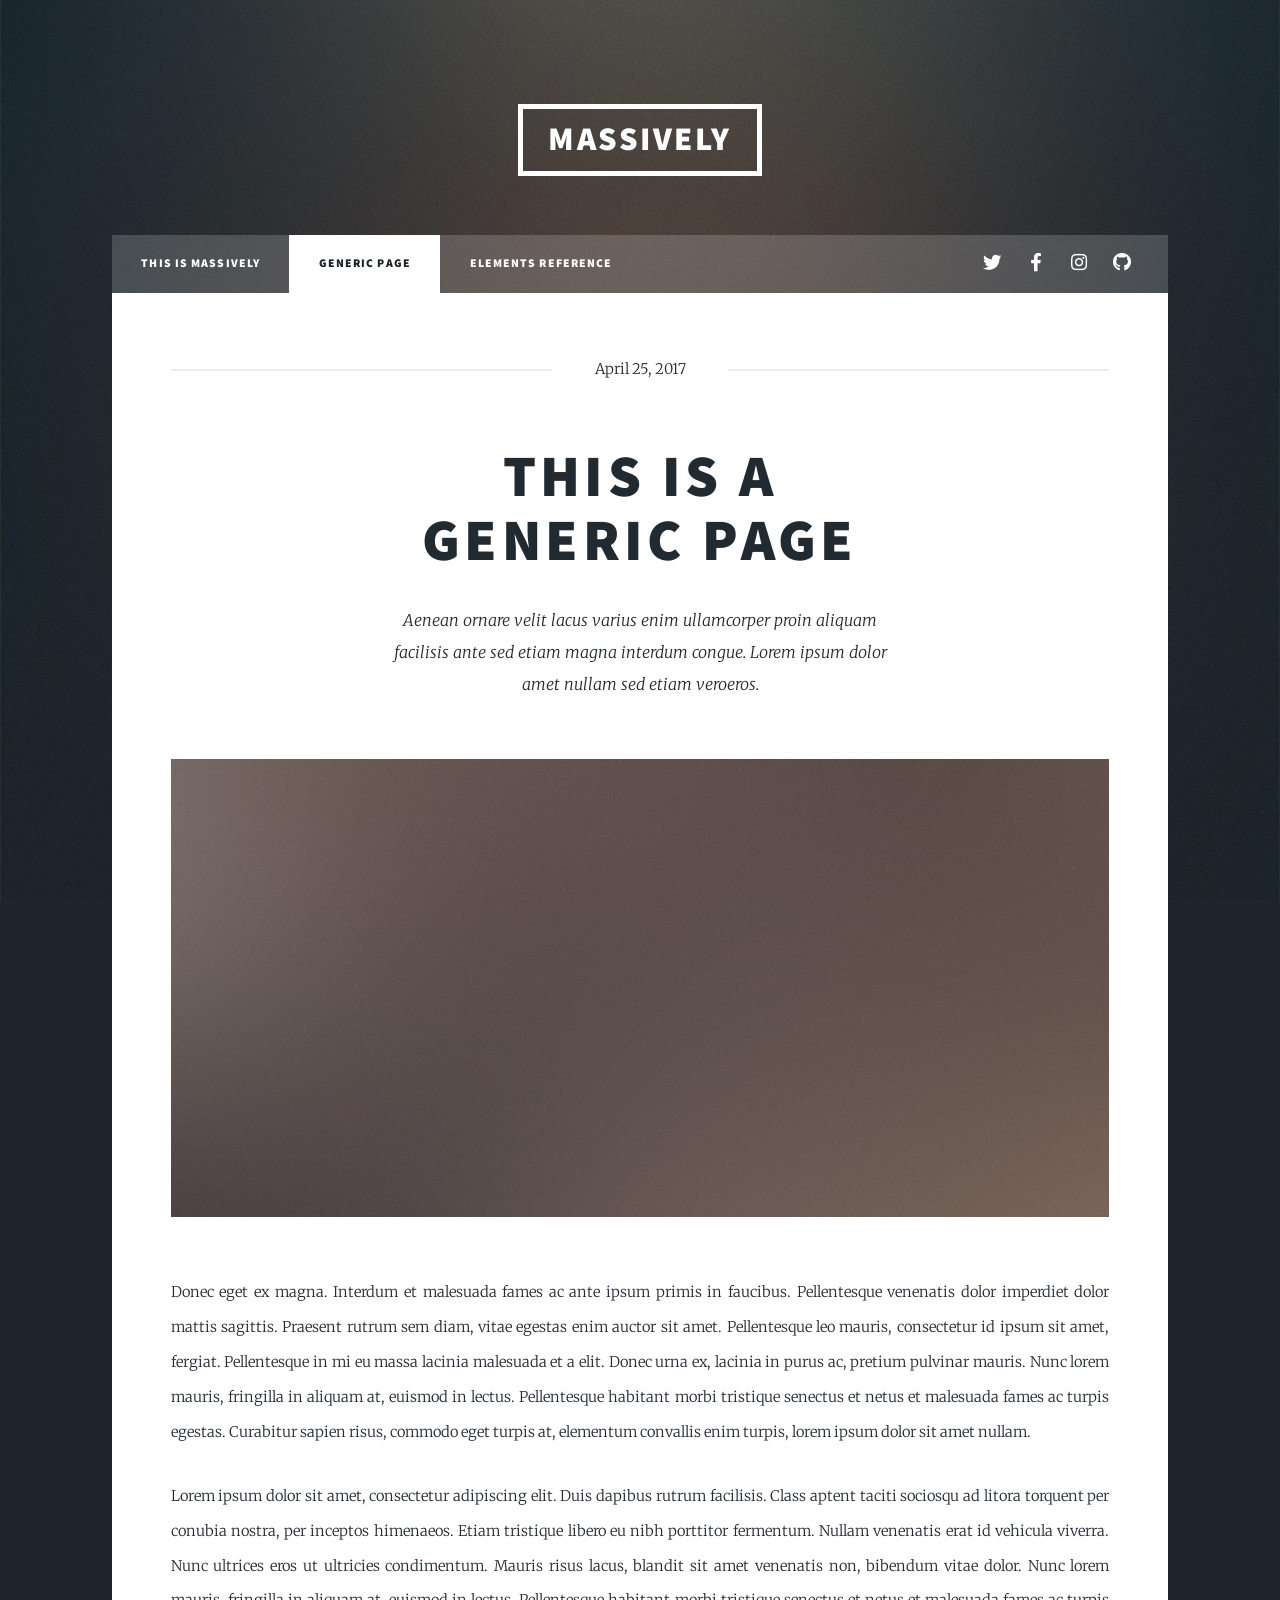
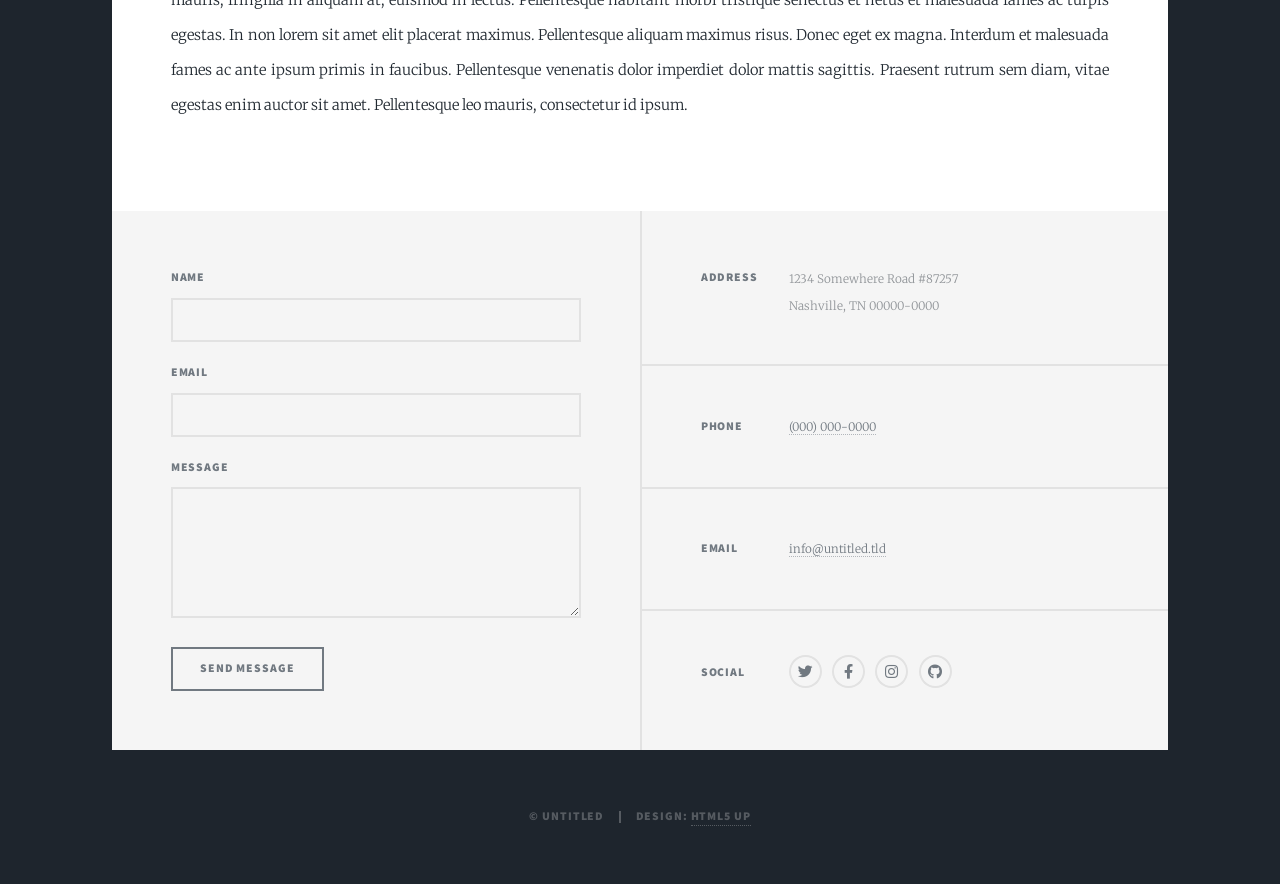
<file: docs/generic.html>
<!DOCTYPE HTML>
<!--
	Massively by HTML5 UP
	html5up.net | @ajlkn
	Free for personal and commercial use under the CCA 3.0 license (html5up.net/license)
-->
<html>
	<head>
		<title>Generic Page - Massively by HTML5 UP</title>
		<meta charset="utf-8" />
		<meta name="viewport" content="width=device-width, initial-scale=1, user-scalable=no" />
		<link rel="stylesheet" href="assets/css/main.css" />
		<noscript><link rel="stylesheet" href="assets/css/noscript.css" /></noscript>
	</head>
	<body class="is-preload">

		<!-- Wrapper -->
			<div id="wrapper">

				<!-- Header -->
					<header id="header">
						<a href="index.html" class="logo">Massively</a>
					</header>

				<!-- Nav -->
					<nav id="nav">
						<ul class="links">
							<li><a href="index.html">This is Massively</a></li>
							<li class="active"><a href="generic.html">Generic Page</a></li>
							<li><a href="elements.html">Elements Reference</a></li>
						</ul>
						<ul class="icons">
							<li><a href="#" class="icon brands fa-twitter"><span class="label">Twitter</span></a></li>
							<li><a href="#" class="icon brands fa-facebook-f"><span class="label">Facebook</span></a></li>
							<li><a href="#" class="icon brands fa-instagram"><span class="label">Instagram</span></a></li>
							<li><a href="#" class="icon brands fa-github"><span class="label">GitHub</span></a></li>
						</ul>
					</nav>

				<!-- Main -->
					<div id="main">

						<!-- Post -->
							<section class="post">
								<header class="major">
									<span class="date">April 25, 2017</span>
									<h1>This is a<br />
									Generic Page</h1>
									<p>Aenean ornare velit lacus varius enim ullamcorper proin aliquam<br />
									facilisis ante sed etiam magna interdum congue. Lorem ipsum dolor<br />
									amet nullam sed etiam veroeros.</p>
								</header>
								<div class="image main"><img src="images/pic01.jpg" alt="" /></div>
								<p>Donec eget ex magna. Interdum et malesuada fames ac ante ipsum primis in faucibus. Pellentesque venenatis dolor imperdiet dolor mattis sagittis. Praesent rutrum sem diam, vitae egestas enim auctor sit amet. Pellentesque leo mauris, consectetur id ipsum sit amet, fergiat. Pellentesque in mi eu massa lacinia malesuada et a elit. Donec urna ex, lacinia in purus ac, pretium pulvinar mauris. Nunc lorem mauris, fringilla in aliquam at, euismod in lectus. Pellentesque habitant morbi tristique senectus et netus et malesuada fames ac turpis egestas. Curabitur sapien risus, commodo eget turpis at, elementum convallis enim turpis, lorem ipsum dolor sit amet nullam.</p>
								<p>Lorem ipsum dolor sit amet, consectetur adipiscing elit. Duis dapibus rutrum facilisis. Class aptent taciti sociosqu ad litora torquent per conubia nostra, per inceptos himenaeos. Etiam tristique libero eu nibh porttitor fermentum. Nullam venenatis erat id vehicula viverra. Nunc ultrices eros ut ultricies condimentum. Mauris risus lacus, blandit sit amet venenatis non, bibendum vitae dolor. Nunc lorem mauris, fringilla in aliquam at, euismod in lectus. Pellentesque habitant morbi tristique senectus et netus et malesuada fames ac turpis egestas. In non lorem sit amet elit placerat maximus. Pellentesque aliquam maximus risus. Donec eget ex magna. Interdum et malesuada fames ac ante ipsum primis in faucibus. Pellentesque venenatis dolor imperdiet dolor mattis sagittis. Praesent rutrum sem diam, vitae egestas enim auctor sit amet. Pellentesque leo mauris, consectetur id ipsum.</p>
							</section>

					</div>

				<!-- Footer -->
					<footer id="footer">
						<section>
							<form method="post" action="#">
								<div class="fields">
									<div class="field">
										<label for="name">Name</label>
										<input type="text" name="name" id="name" />
									</div>
									<div class="field">
										<label for="email">Email</label>
										<input type="text" name="email" id="email" />
									</div>
									<div class="field">
										<label for="message">Message</label>
										<textarea name="message" id="message" rows="3"></textarea>
									</div>
								</div>
								<ul class="actions">
									<li><input type="submit" value="Send Message" /></li>
								</ul>
							</form>
						</section>
						<section class="split contact">
							<section class="alt">
								<h3>Address</h3>
								<p>1234 Somewhere Road #87257<br />
								Nashville, TN 00000-0000</p>
							</section>
							<section>
								<h3>Phone</h3>
								<p><a href="#">(000) 000-0000</a></p>
							</section>
							<section>
								<h3>Email</h3>
								<p><a href="#">info@untitled.tld</a></p>
							</section>
							<section>
								<h3>Social</h3>
								<ul class="icons alt">
									<li><a href="#" class="icon brands alt fa-twitter"><span class="label">Twitter</span></a></li>
									<li><a href="#" class="icon brands alt fa-facebook-f"><span class="label">Facebook</span></a></li>
									<li><a href="#" class="icon brands alt fa-instagram"><span class="label">Instagram</span></a></li>
									<li><a href="#" class="icon brands alt fa-github"><span class="label">GitHub</span></a></li>
								</ul>
							</section>
						</section>
					</footer>

				<!-- Copyright -->
					<div id="copyright">
						<ul><li>&copy; Untitled</li><li>Design: <a href="https://html5up.net">HTML5 UP</a></li></ul>
					</div>

			</div>

		<!-- Scripts -->
			<script src="assets/js/jquery.min.js"></script>
			<script src="assets/js/jquery.scrollex.min.js"></script>
			<script src="assets/js/jquery.scrolly.min.js"></script>
			<script src="assets/js/browser.min.js"></script>
			<script src="assets/js/breakpoints.min.js"></script>
			<script src="assets/js/util.js"></script>
			<script src="assets/js/main.js"></script>

	</body>
</html>
</file>
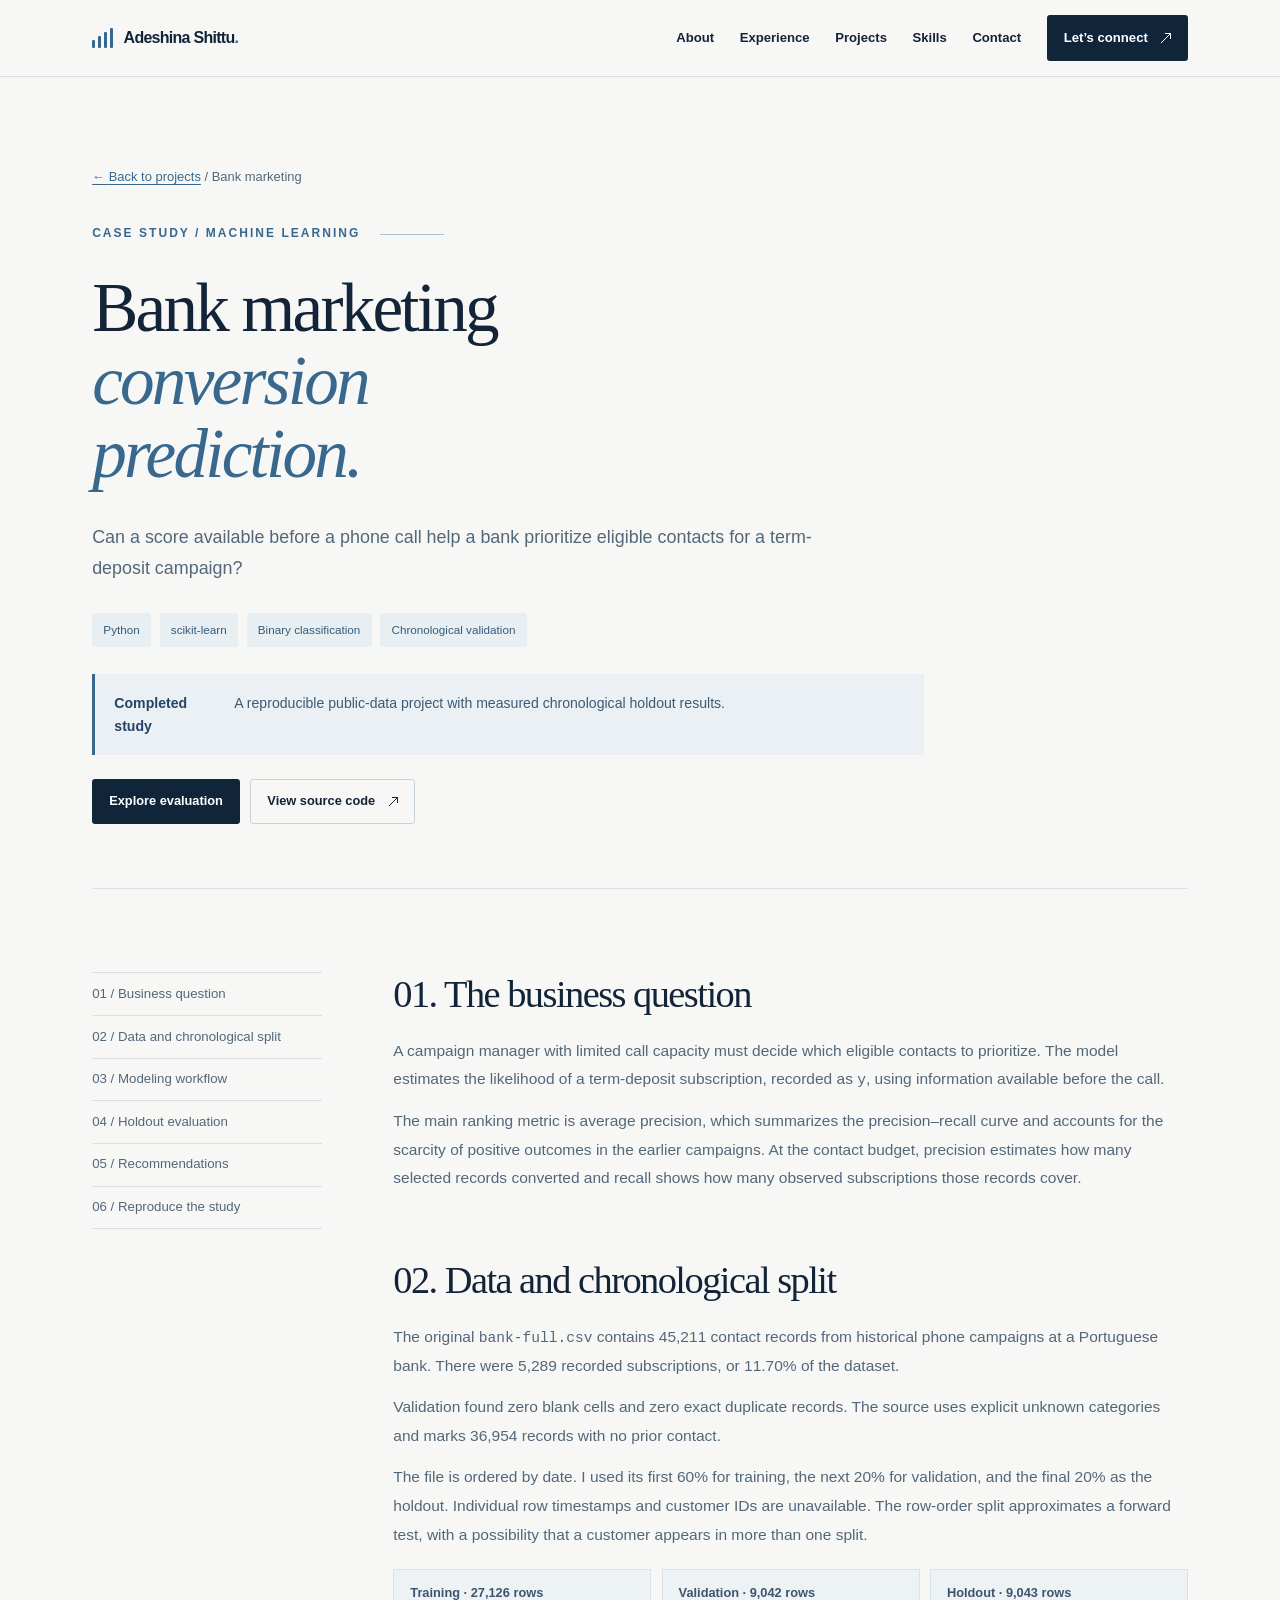
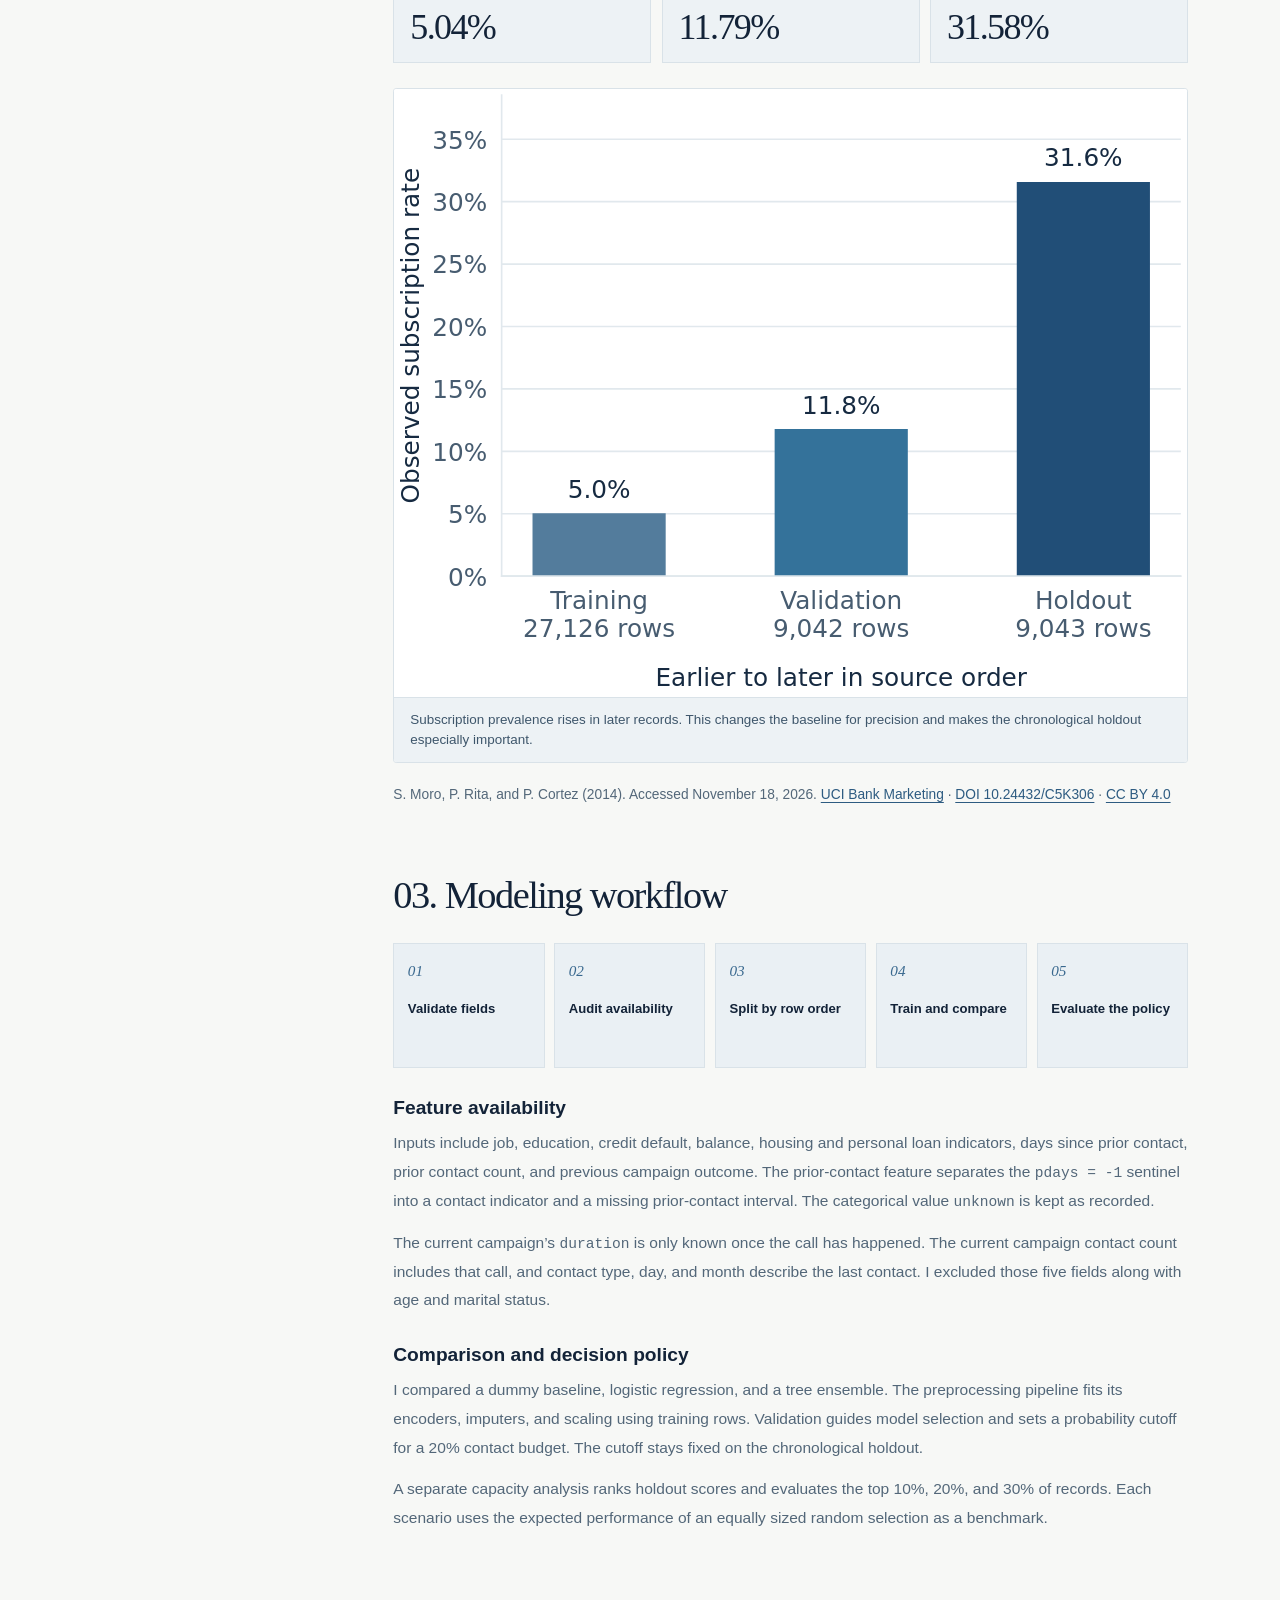
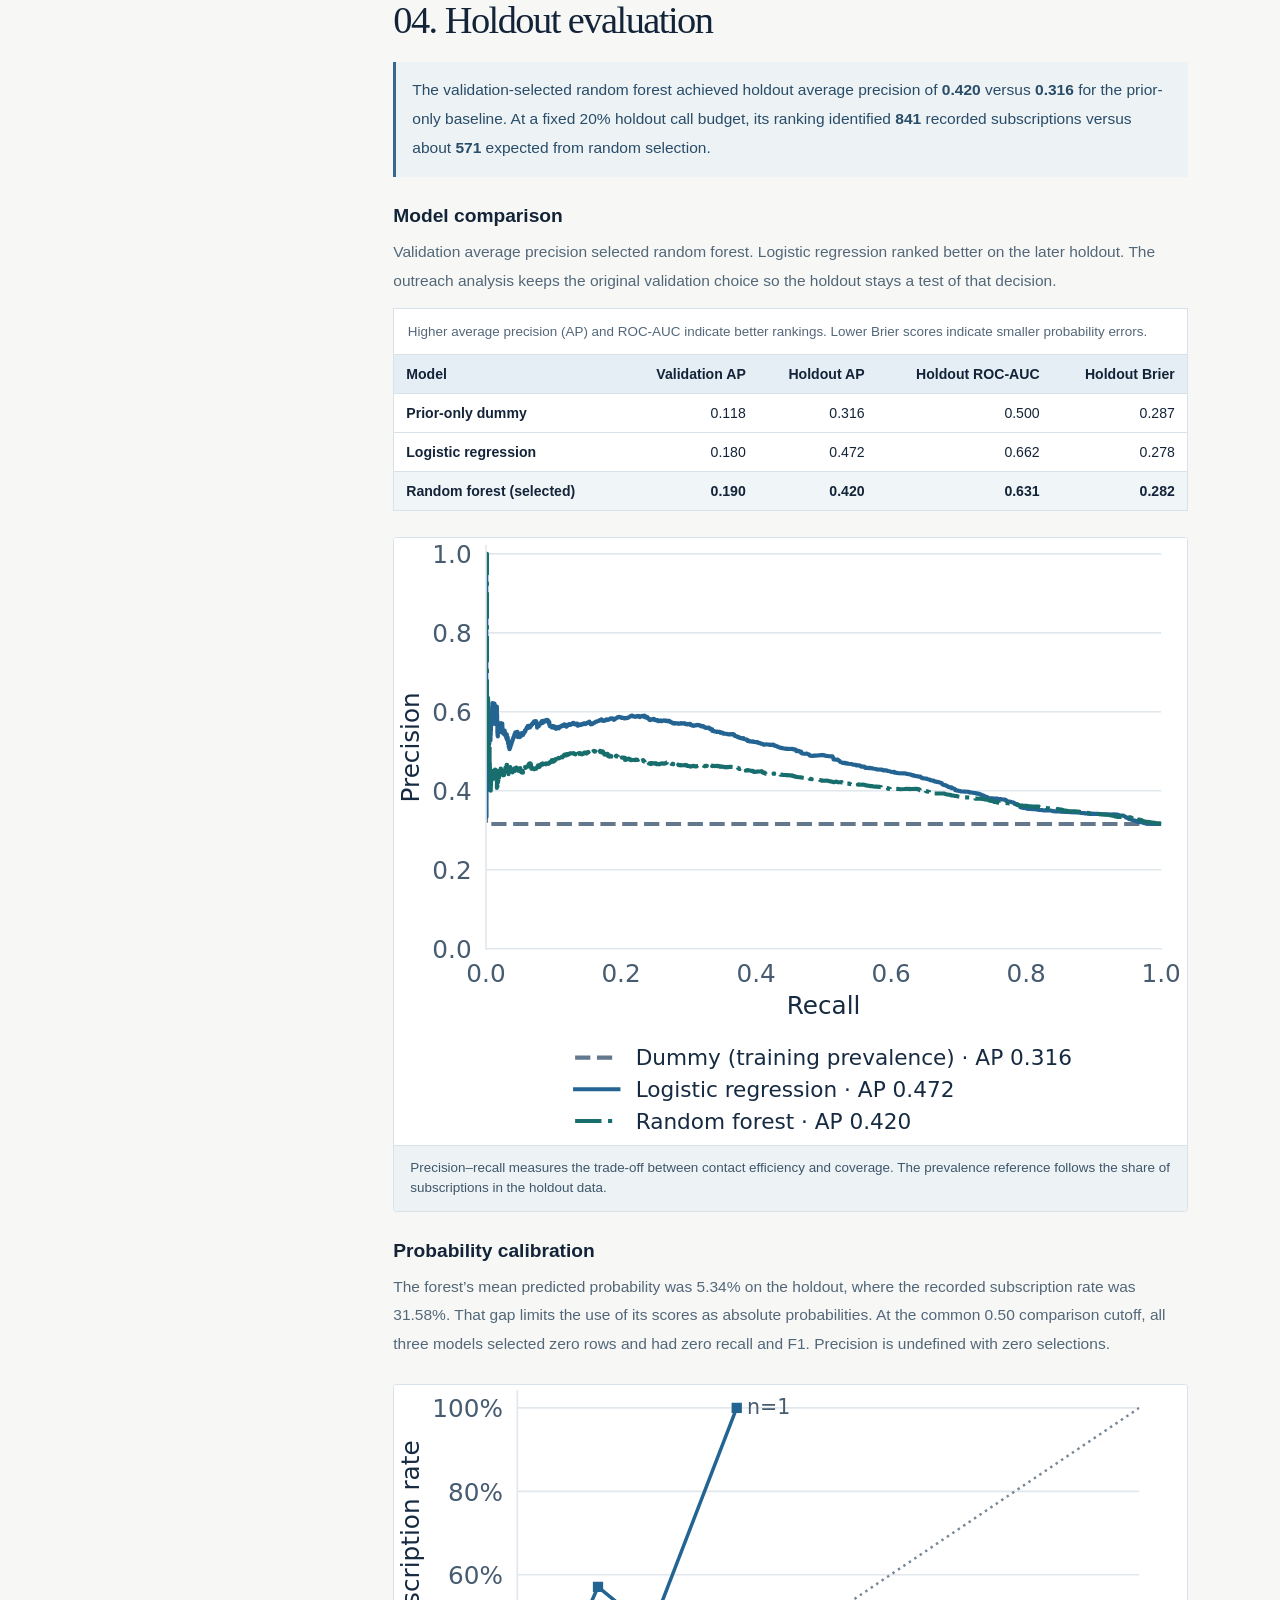
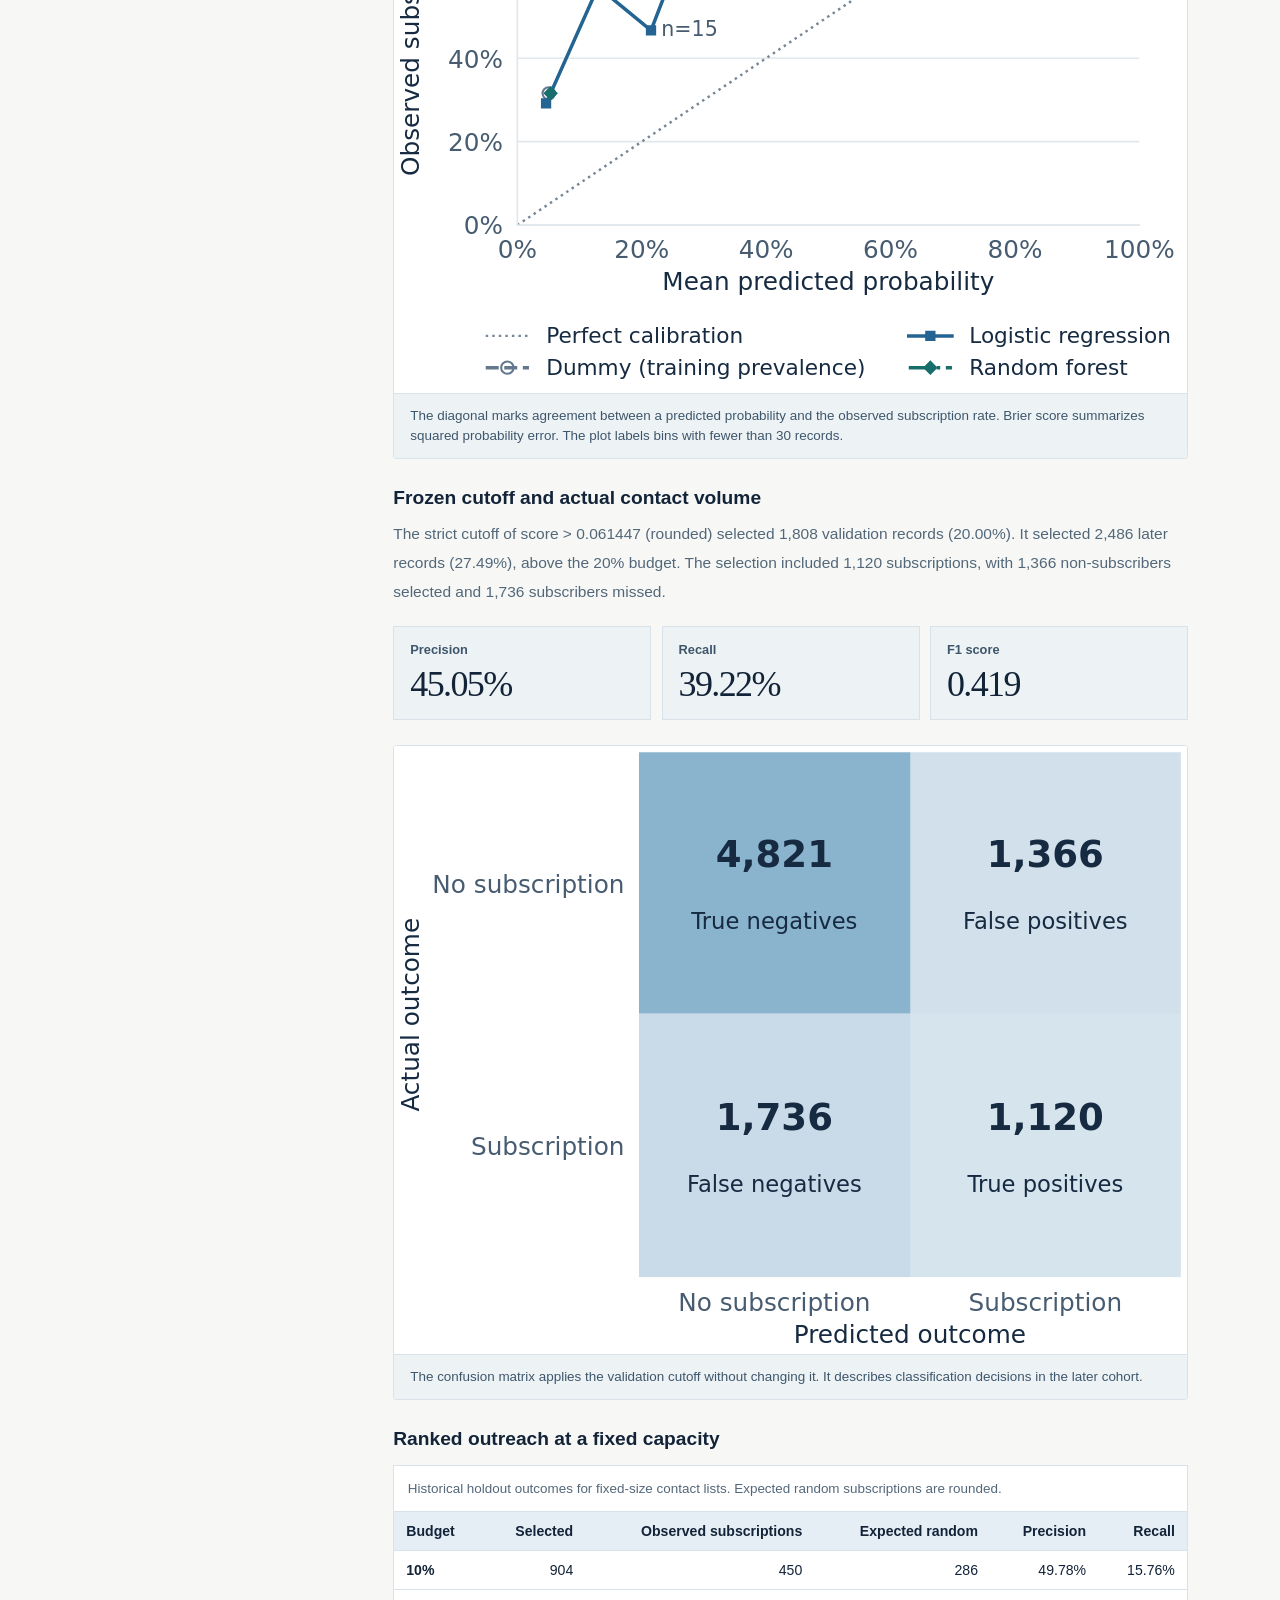
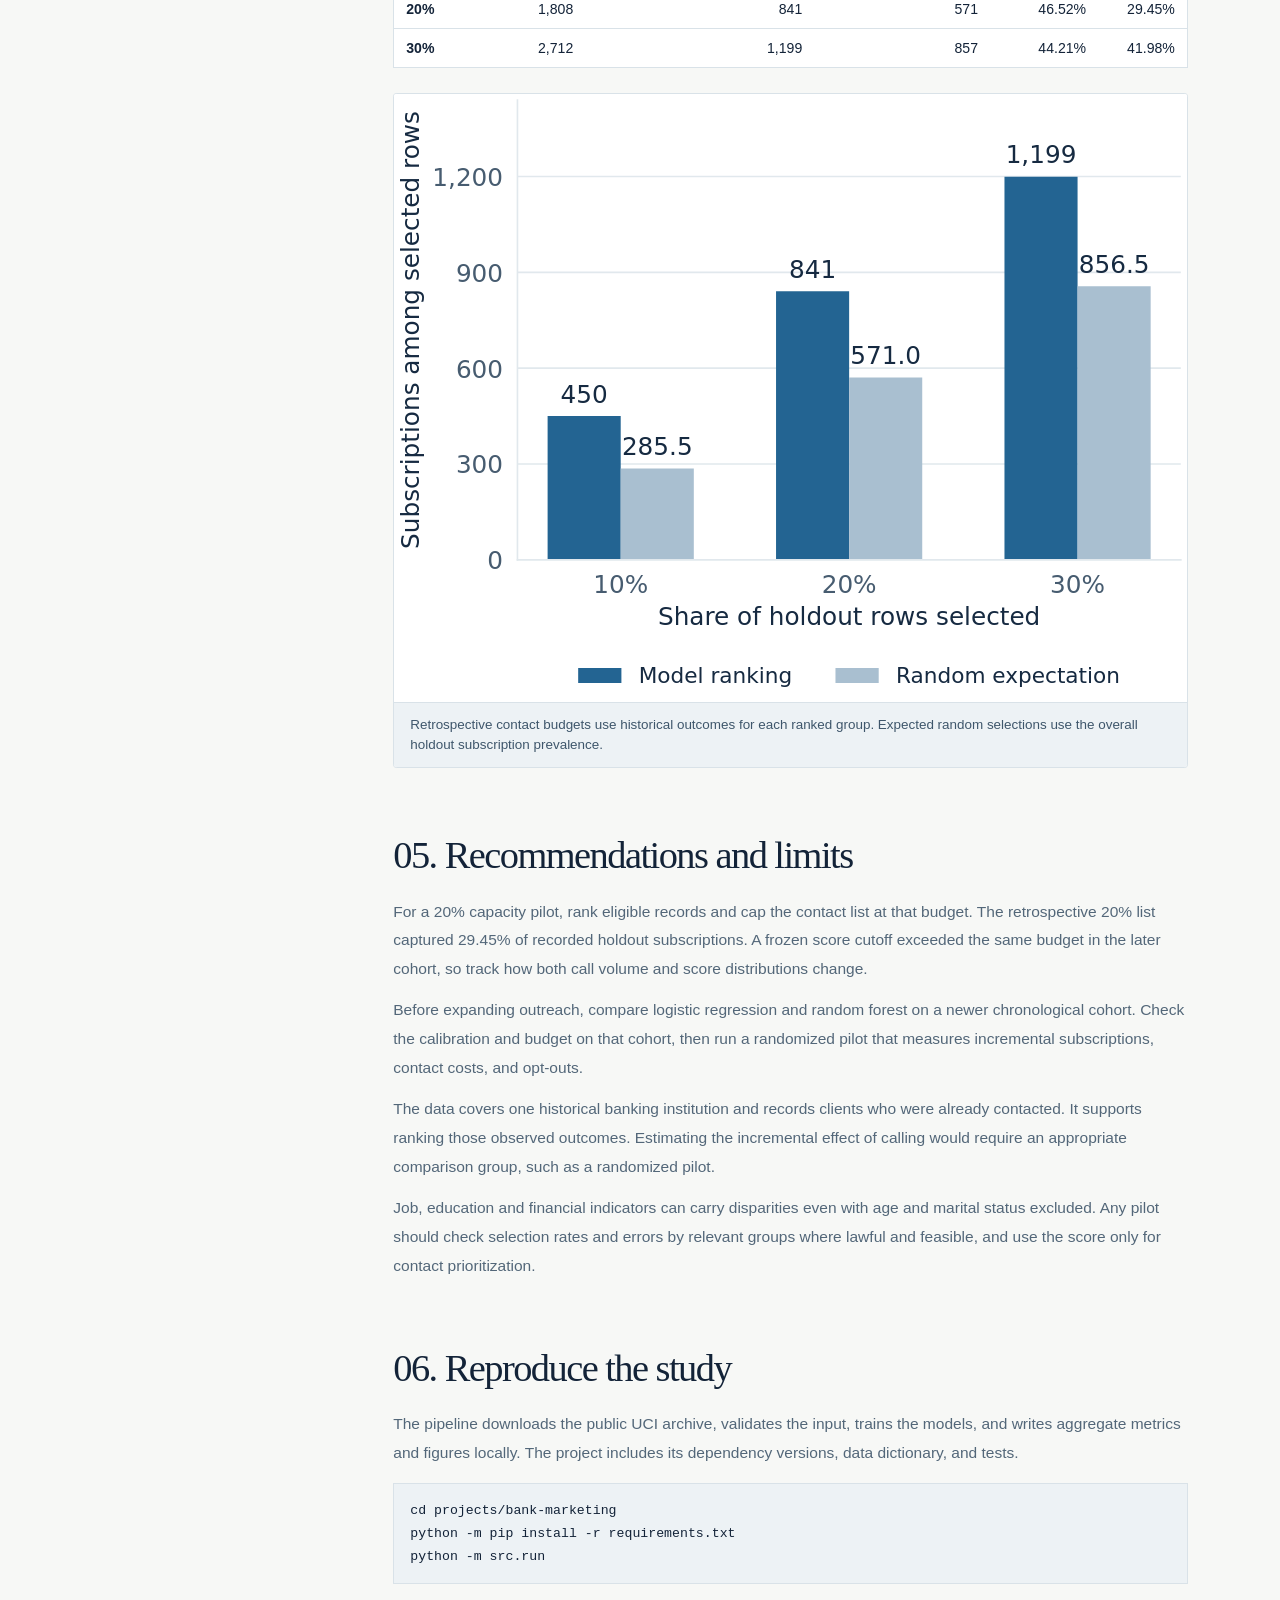
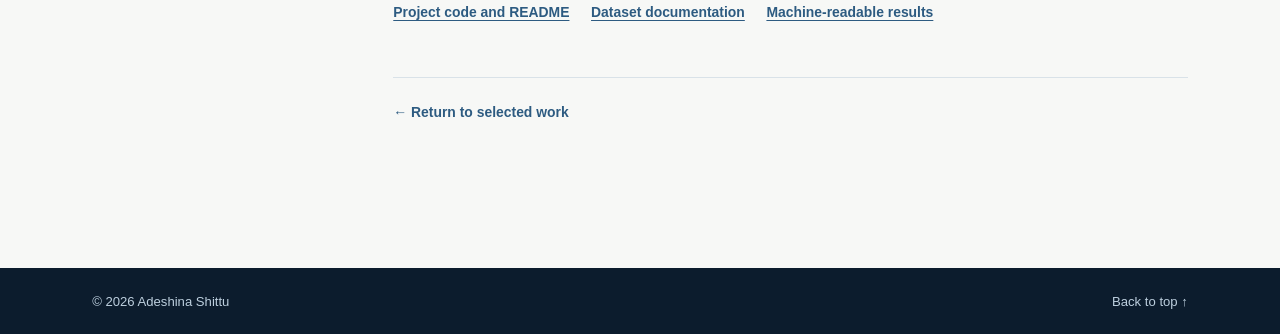
<file: docs/case-studies/bank-marketing.html>
<!doctype html>
<html lang="en">
<head>
  <meta charset="utf-8">
  <meta name="viewport" content="width=device-width, initial-scale=1">
  <title>Bank Marketing Conversion Prediction | Adeshina Shittu</title>
  <meta name="description" content="An end-to-end case study on ranking eligible bank marketing contacts for term-deposit subscription using public UCI data and a chronological holdout.">
  <meta name="theme-color" content="#f7f8f6">
  <meta property="og:type" content="website">
  <meta property="og:title" content="Bank Marketing Conversion Prediction | Adeshina Shittu">
  <meta property="og:description" content="A public-data machine learning case study on pre-contact scoring and capacity-aware evaluation for bank telemarketing.">
  <meta property="og:url" content="https://asshittu.github.io/Projects/case-studies/bank-marketing.html">
  <link rel="canonical" href="https://asshittu.github.io/Projects/case-studies/bank-marketing.html">
  <link rel="icon" href="../assets/portfolio/favicon.png" type="image/png">
  <link rel="stylesheet" href="../assets/css/portfolio.css">
  <link rel="stylesheet" href="../assets/css/case-study.css">
  <link rel="stylesheet" href="../assets/css/bank-marketing.css">
  <script src="../assets/js/portfolio.js" defer></script>
</head>
<body class="case-study bank-study" id="top">
  <a class="skip-link" href="#main-content">Skip to content</a>
  <header class="site-header">
    <div class="shell header-inner">
      <a class="site-brand" href="../index.html" aria-label="Adeshina Shittu home">
        <span class="brand-mark" aria-hidden="true"><i></i><i></i><i></i><i></i></span>
        <span>Adeshina Shittu<span class="brand-period">.</span></span>
      </a>
      <button class="nav-toggle" type="button" aria-controls="site-nav" aria-expanded="false" hidden>
        <span>Menu</span><span aria-hidden="true">☰</span>
      </button>
      <nav id="site-nav" class="site-nav" aria-label="Main navigation">
        <a href="../index.html#about">About</a>
        <a href="../index.html#experience">Experience</a>
        <a href="../index.html#projects">Projects</a>
        <a href="../index.html#skills">Skills</a>
        <a href="../index.html#contact">Contact</a>
        <a class="button button-primary nav-contact" href="../index.html#contact">Let’s connect <span class="arrow-up-right" aria-hidden="true"></span></a>
      </nav>
    </div>
  </header>

  <main id="main-content" class="shell case-main" tabindex="-1">
    <header class="case-intro">
      <nav class="case-breadcrumb" aria-label="Breadcrumb">
        <a href="../index.html#projects"><span aria-hidden="true">← </span>Back to projects</a>
        <span aria-hidden="true"> / </span>
        <span aria-current="page">Bank marketing</span>
      </nav>
      <p class="case-eyebrow">Case study / Machine learning</p>
      <h1>Bank marketing <em>conversion prediction.</em></h1>
      <p class="case-lede">Can a score available before a phone call help a bank prioritize eligible contacts for a term-deposit campaign?</p>
      <ul class="case-tags" role="list" aria-label="Topics">
        <li>Python</li>
        <li>scikit-learn</li>
        <li>Binary classification</li>
        <li>Chronological validation</li>
      </ul>
      <aside class="case-status" aria-label="Project status">
        <strong>Completed study</strong>
        <p>A reproducible public-data project with measured chronological holdout results.</p>
      </aside>
      <div class="button-row bank-hero-links">
        <a class="button button-primary" href="#results">Explore evaluation</a>
        <a class="button button-outline" href="https://github.com/asshittu/Projects/tree/418c94ec123de48f4336db5e5030a016662f0c0b/projects/bank-marketing">View source code <span class="arrow-up-right" aria-hidden="true"></span></a>
      </div>
    </header>

    <div class="case-layout">
      <nav class="case-contents" aria-label="On this page">
        <ol role="list">
          <li><a href="#problem">01 / Business question</a></li>
          <li><a href="#data">02 / Data and chronological split</a></li>
          <li><a href="#workflow">03 / Modeling workflow</a></li>
          <li><a href="#results">04 / Holdout evaluation</a></li>
          <li><a href="#recommendations">05 / Recommendations</a></li>
          <li><a href="#reproduce">06 / Reproduce the study</a></li>
        </ol>
      </nav>

      <article class="case-article" aria-label="Bank marketing conversion case study">
        <section id="problem" aria-labelledby="bank-problem-title">
          <h2 id="bank-problem-title">01. The business question</h2>
          <p>A campaign manager with limited call capacity must decide which eligible contacts to prioritize. The model estimates the likelihood of a term-deposit subscription, recorded as <code>y</code>, using information available before the call.</p>
          <p>The main ranking metric is average precision, which summarizes the precision–recall curve and accounts for the scarcity of positive outcomes in the earlier campaigns. At the contact budget, precision estimates how many selected records converted and recall shows how many observed subscriptions those records cover.</p>
        </section>

        <section id="data" aria-labelledby="bank-data-title">
          <h2 id="bank-data-title">02. Data and chronological split</h2>
          <p>The original <code>bank-full.csv</code> contains 45,211 contact records from historical phone campaigns at a Portuguese bank. There were 5,289 recorded subscriptions, or 11.70% of the dataset.</p>
          <p>Validation found zero blank cells and zero exact duplicate records. The source uses explicit unknown categories and marks 36,954 records with no prior contact.</p>
          <p>The file is ordered by date. I used its first 60% for training, the next 20% for validation, and the final 20% as the holdout. Individual row timestamps and customer IDs are unavailable. The row-order split approximates a forward test, with a possibility that a customer appears in more than one split.</p>
          <dl class="bank-metrics" aria-label="Subscription rates by chronological split">
            <div><dt>Training · 27,126 rows</dt><dd>5.04%</dd></div>
            <div><dt>Validation · 9,042 rows</dt><dd>11.79%</dd></div>
            <div><dt>Holdout · 9,043 rows</dt><dd>31.58%</dd></div>
          </dl>
          <figure class="bank-figure">
            <img src="../assets/bank-marketing/cohort-prevalence.svg" alt="Recorded subscription rate rose from 5.04% in training to 11.79% in validation and 31.58% on holdout." loading="lazy" decoding="async">
            <figcaption>Subscription prevalence rises in later records. This changes the baseline for precision and makes the chronological holdout especially important.</figcaption>
          </figure>
          <p class="bank-credit">S. Moro, P. Rita, and P. Cortez (2014). Accessed November 18, 2026. <a href="https://archive.ics.uci.edu/dataset/222/bank+marketing">UCI Bank Marketing</a> · <a href="https://doi.org/10.24432/C5K306">DOI 10.24432/C5K306</a> · <a href="https://creativecommons.org/licenses/by/4.0/">CC BY 4.0</a></p>
        </section>

        <section id="workflow" aria-labelledby="bank-workflow-title">
          <h2 id="bank-workflow-title">03. Modeling workflow</h2>
          <ol class="case-steps" role="list">
            <li>Validate fields</li>
            <li>Audit availability</li>
            <li>Split by row order</li>
            <li>Train and compare</li>
            <li>Evaluate the policy</li>
          </ol>
          <h3 class="bank-subheading">Feature availability</h3>
          <p>Inputs include job, education, credit default, balance, housing and personal loan indicators, days since prior contact, prior contact count, and previous campaign outcome. The prior-contact feature separates the <code>pdays = -1</code> sentinel into a contact indicator and a missing prior-contact interval. The categorical value <code>unknown</code> is kept as recorded.</p>
          <p>The current campaign’s <code>duration</code> is only known once the call has happened. The current campaign contact count includes that call, and contact type, day, and month describe the last contact. I excluded those five fields along with age and marital status.</p>
          <h3 class="bank-subheading">Comparison and decision policy</h3>
          <p>I compared a dummy baseline, logistic regression, and a tree ensemble. The preprocessing pipeline fits its encoders, imputers, and scaling using training rows. Validation guides model selection and sets a probability cutoff for a 20% contact budget. The cutoff stays fixed on the chronological holdout.</p>
          <p>A separate capacity analysis ranks holdout scores and evaluates the top 10%, 20%, and 30% of records. Each scenario uses the expected performance of an equally sized random selection as a benchmark.</p>
        </section>

        <section id="results" aria-labelledby="bank-results-title">
          <h2 id="bank-results-title">04. Holdout evaluation</h2>
          <p class="bank-callout">The validation-selected random forest achieved holdout average precision of <strong>0.420</strong> versus <strong>0.316</strong> for the prior-only baseline. At a fixed 20% holdout call budget, its ranking identified <strong>841</strong> recorded subscriptions versus about <strong>571</strong> expected from random selection.</p>

          <h3 class="bank-subheading">Model comparison</h3>
          <p>Validation average precision selected random forest. Logistic regression ranked better on the later holdout. The outreach analysis keeps the original validation choice so the holdout stays a test of that decision.</p>
          <div class="bank-table-scroll" role="region" aria-labelledby="bank-model-caption" tabindex="0">
            <table class="bank-table">
              <caption id="bank-model-caption">Higher average precision (AP) and ROC-AUC indicate better rankings. Lower Brier scores indicate smaller probability errors.</caption>
              <thead>
                <tr><th scope="col">Model</th><th scope="col">Validation AP</th><th scope="col">Holdout AP</th><th scope="col">Holdout ROC-AUC</th><th scope="col">Holdout Brier</th></tr>
              </thead>
              <tbody>
                  <tr><th scope="row">Prior-only dummy</th><td>0.118</td><td>0.316</td><td>0.500</td><td>0.287</td></tr>
                  <tr><th scope="row">Logistic regression</th><td>0.180</td><td>0.472</td><td>0.662</td><td>0.278</td></tr>
                  <tr class="bank-selected-model"><th scope="row">Random forest (selected)</th><td>0.190</td><td>0.420</td><td>0.631</td><td>0.282</td></tr>
              </tbody>
            </table>
          </div>
          <figure class="bank-figure">
            <img src="../assets/bank-marketing/precision-recall.svg" alt="Holdout precision–recall curves for the trained classifiers and the dummy baseline." loading="lazy" decoding="async">
            <figcaption>Precision–recall measures the trade-off between contact efficiency and coverage. The prevalence reference follows the share of subscriptions in the holdout data.</figcaption>
          </figure>

          <h3 class="bank-subheading">Probability calibration</h3>
          <p>The forest’s mean predicted probability was 5.34% on the holdout, where the recorded subscription rate was 31.58%. That gap limits the use of its scores as absolute probabilities. At the common 0.50 comparison cutoff, all three models selected zero rows and had zero recall and F1. Precision is undefined with zero selections.</p>
          <figure class="bank-figure">
            <img src="../assets/bank-marketing/calibration.svg" alt="Holdout calibration plot comparing predicted subscription probabilities with observed subscription rates." loading="lazy" decoding="async">
            <figcaption>The diagonal marks agreement between a predicted probability and the observed subscription rate. Brier score summarizes squared probability error. The plot labels bins with fewer than 30 records.</figcaption>
          </figure>

          <h3 class="bank-subheading">Frozen cutoff and actual contact volume</h3>
          <p>The strict cutoff of score &gt; 0.061447 (rounded) selected 1,808 validation records (20.00%). It selected 2,486 later records (27.49%), above the 20% budget. The selection included 1,120 subscriptions, with 1,366 non-subscribers selected and 1,736 subscribers missed.</p>
          <dl class="bank-metrics" aria-label="Frozen cutoff holdout performance">
            <div><dt>Precision</dt><dd>45.05%</dd></div>
            <div><dt>Recall</dt><dd>39.22%</dd></div>
            <div><dt>F1 score</dt><dd>0.419</dd></div>
          </dl>
          <figure class="bank-figure">
            <img src="../assets/bank-marketing/confusion-matrix.svg" alt="Holdout confusion matrix showing selected and unselected records by actual subscription outcome." loading="lazy" decoding="async">
            <figcaption>The confusion matrix applies the validation cutoff without changing it. It describes classification decisions in the later cohort.</figcaption>
          </figure>

          <h3 class="bank-subheading">Ranked outreach at a fixed capacity</h3>
          <div class="bank-table-scroll" role="region" aria-labelledby="bank-budget-caption" tabindex="0">
            <table class="bank-table">
              <caption id="bank-budget-caption">Historical holdout outcomes for fixed-size contact lists. Expected random subscriptions are rounded.</caption>
              <thead>
                <tr><th scope="col">Budget</th><th scope="col">Selected</th><th scope="col">Observed subscriptions</th><th scope="col">Expected random</th><th scope="col">Precision</th><th scope="col">Recall</th></tr>
              </thead>
              <tbody>
                  <tr><th scope="row">10%</th><td>904</td><td>450</td><td>286</td><td>49.78%</td><td>15.76%</td></tr>
                  <tr><th scope="row">20%</th><td>1,808</td><td>841</td><td>571</td><td>46.52%</td><td>29.45%</td></tr>
                  <tr><th scope="row">30%</th><td>2,712</td><td>1,199</td><td>857</td><td>44.21%</td><td>41.98%</td></tr>
              </tbody>
            </table>
          </div>
          <figure class="bank-figure">
            <img src="../assets/bank-marketing/contact-budget.svg" alt="Top-ranked holdout contact scenarios at three capacity levels, compared with expected random selection at the same budgets." loading="lazy" decoding="async">
            <figcaption>Retrospective contact budgets use historical outcomes for each ranked group. Expected random selections use the overall holdout subscription prevalence.</figcaption>
          </figure>
        </section>

        <section id="recommendations" aria-labelledby="bank-recommendations-title">
          <h2 id="bank-recommendations-title">05. Recommendations and limits</h2>
          <p>For a 20% capacity pilot, rank eligible records and cap the contact list at that budget. The retrospective 20% list captured 29.45% of recorded holdout subscriptions. A frozen score cutoff exceeded the same budget in the later cohort, so track how both call volume and score distributions change.</p>
          <p>Before expanding outreach, compare logistic regression and random forest on a newer chronological cohort. Check the calibration and budget on that cohort, then run a randomized pilot that measures incremental subscriptions, contact costs, and opt-outs.</p>
          <p>The data covers one historical banking institution and records clients who were already contacted. It supports ranking those observed outcomes. Estimating the incremental effect of calling would require an appropriate comparison group, such as a randomized pilot.</p>
          <p>Job, education and financial indicators can carry disparities even with age and marital status excluded. Any pilot should check selection rates and errors by relevant groups where lawful and feasible, and use the score only for contact prioritization.</p>
        </section>

        <section id="reproduce" aria-labelledby="bank-reproduce-title">
          <h2 id="bank-reproduce-title">06. Reproduce the study</h2>
          <p>The pipeline downloads the public UCI archive, validates the input, trains the models, and writes aggregate metrics and figures locally. The project includes its dependency versions, data dictionary, and tests.</p>
          <pre class="bank-command"><code>cd projects/bank-marketing
python -m pip install -r requirements.txt
python -m src.run</code></pre>
          <ul class="bank-resource-links" role="list">
            <li><a href="https://github.com/asshittu/Projects/tree/418c94ec123de48f4336db5e5030a016662f0c0b/projects/bank-marketing">Project code and README</a></li>
            <li><a href="https://github.com/asshittu/Projects/blob/418c94ec123de48f4336db5e5030a016662f0c0b/projects/bank-marketing/DATASET.md">Dataset documentation</a></li>
            <li><a href="https://github.com/asshittu/Projects/blob/418c94ec123de48f4336db5e5030a016662f0c0b/projects/bank-marketing/reports/metrics.json">Machine-readable results</a></li>
          </ul>
        </section>

        <p class="case-return"><a href="../index.html#projects"><span aria-hidden="true">← </span>Return to selected work</a></p>
      </article>
    </div>
  </main>

  <footer class="site-footer">
    <div class="shell footer-inner">
      <small>© 2026 Adeshina Shittu</small>
      <a href="#top">Back to top <span aria-hidden="true">↑</span></a>
    </div>
  </footer>
</body>
</html>
</file>
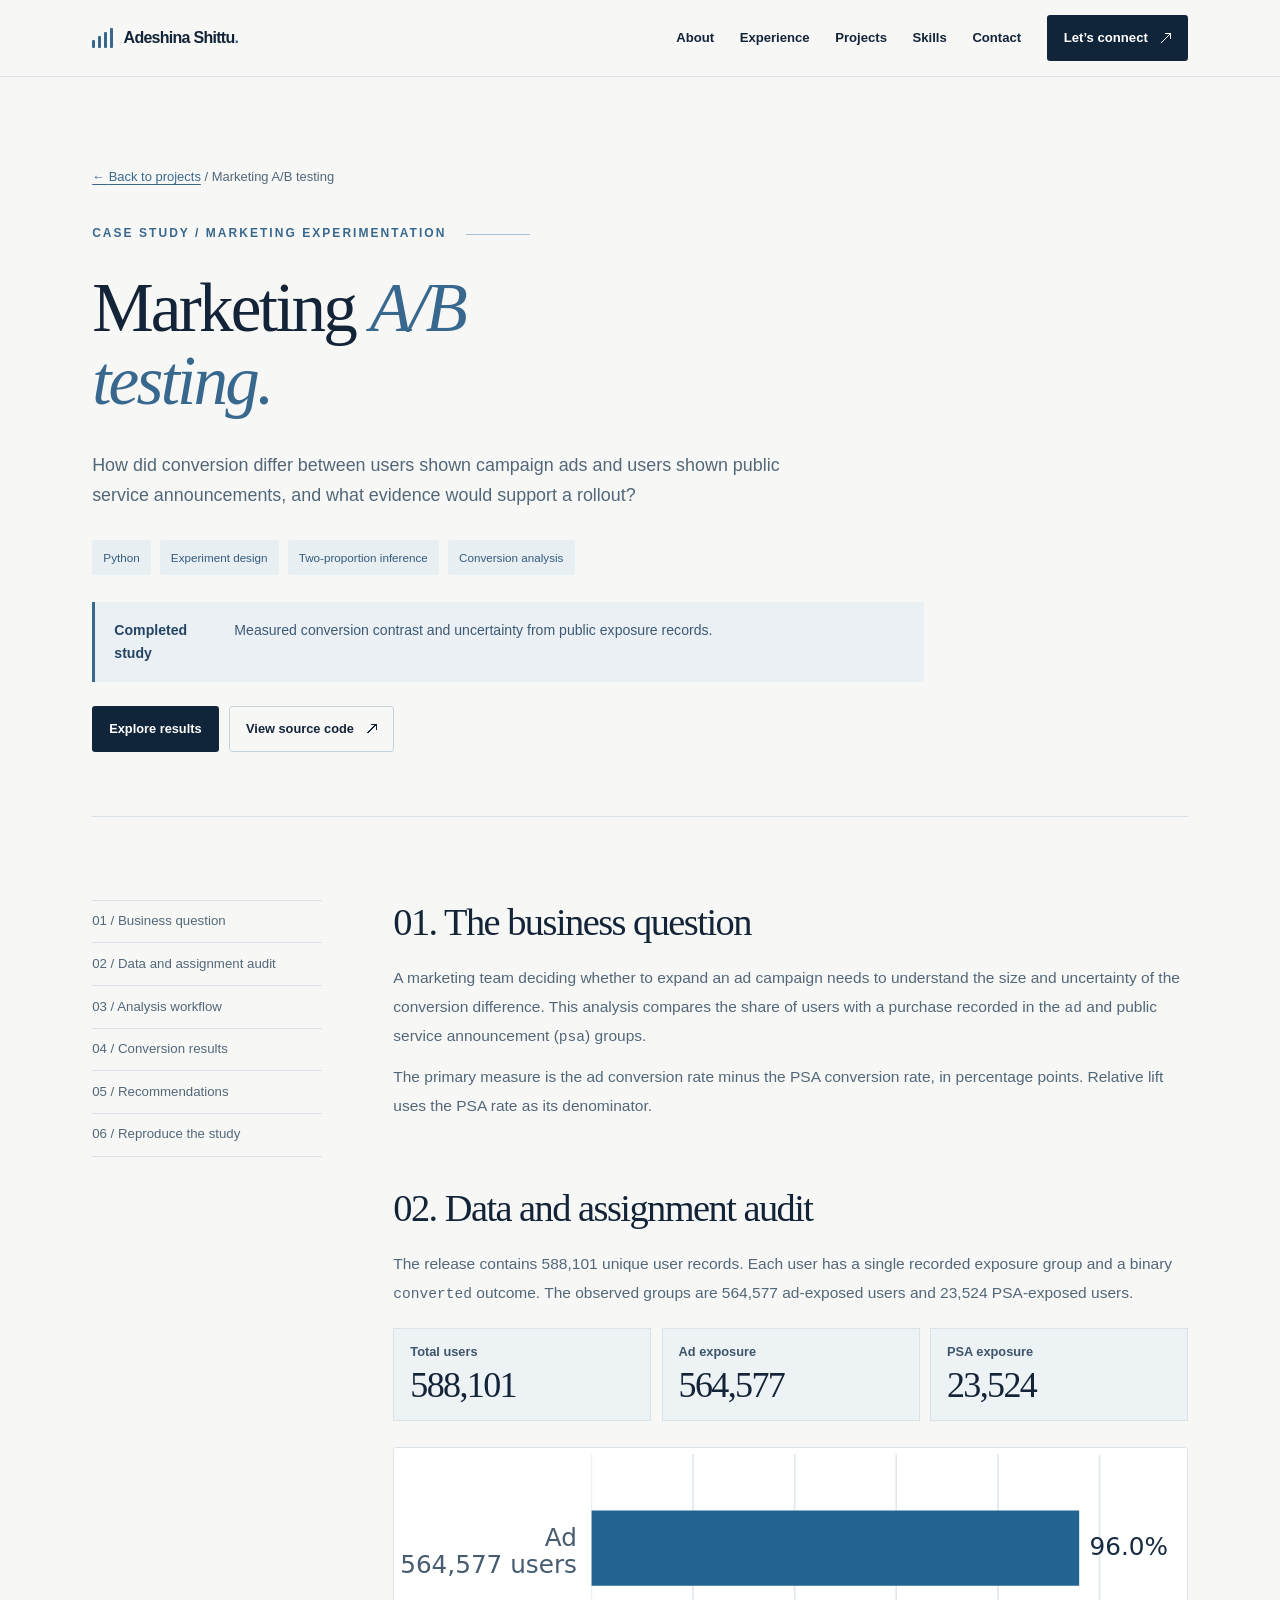
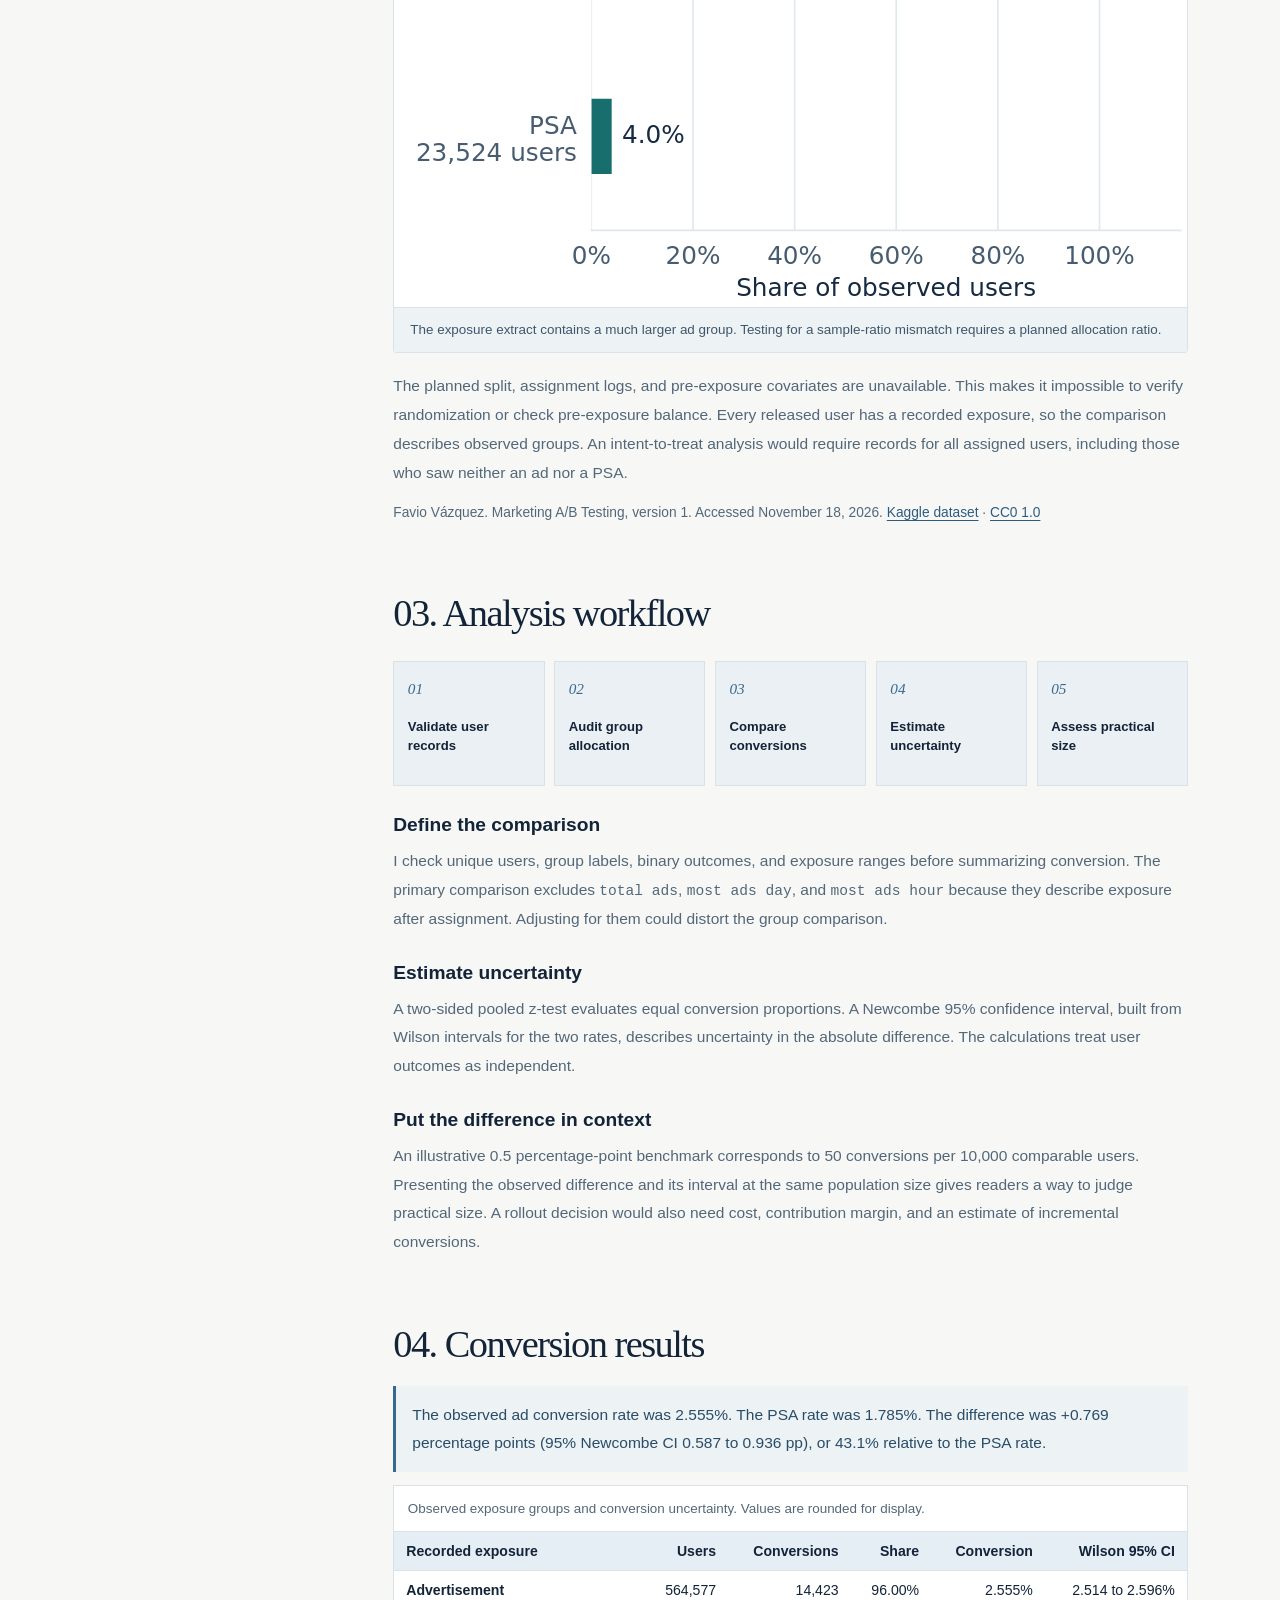
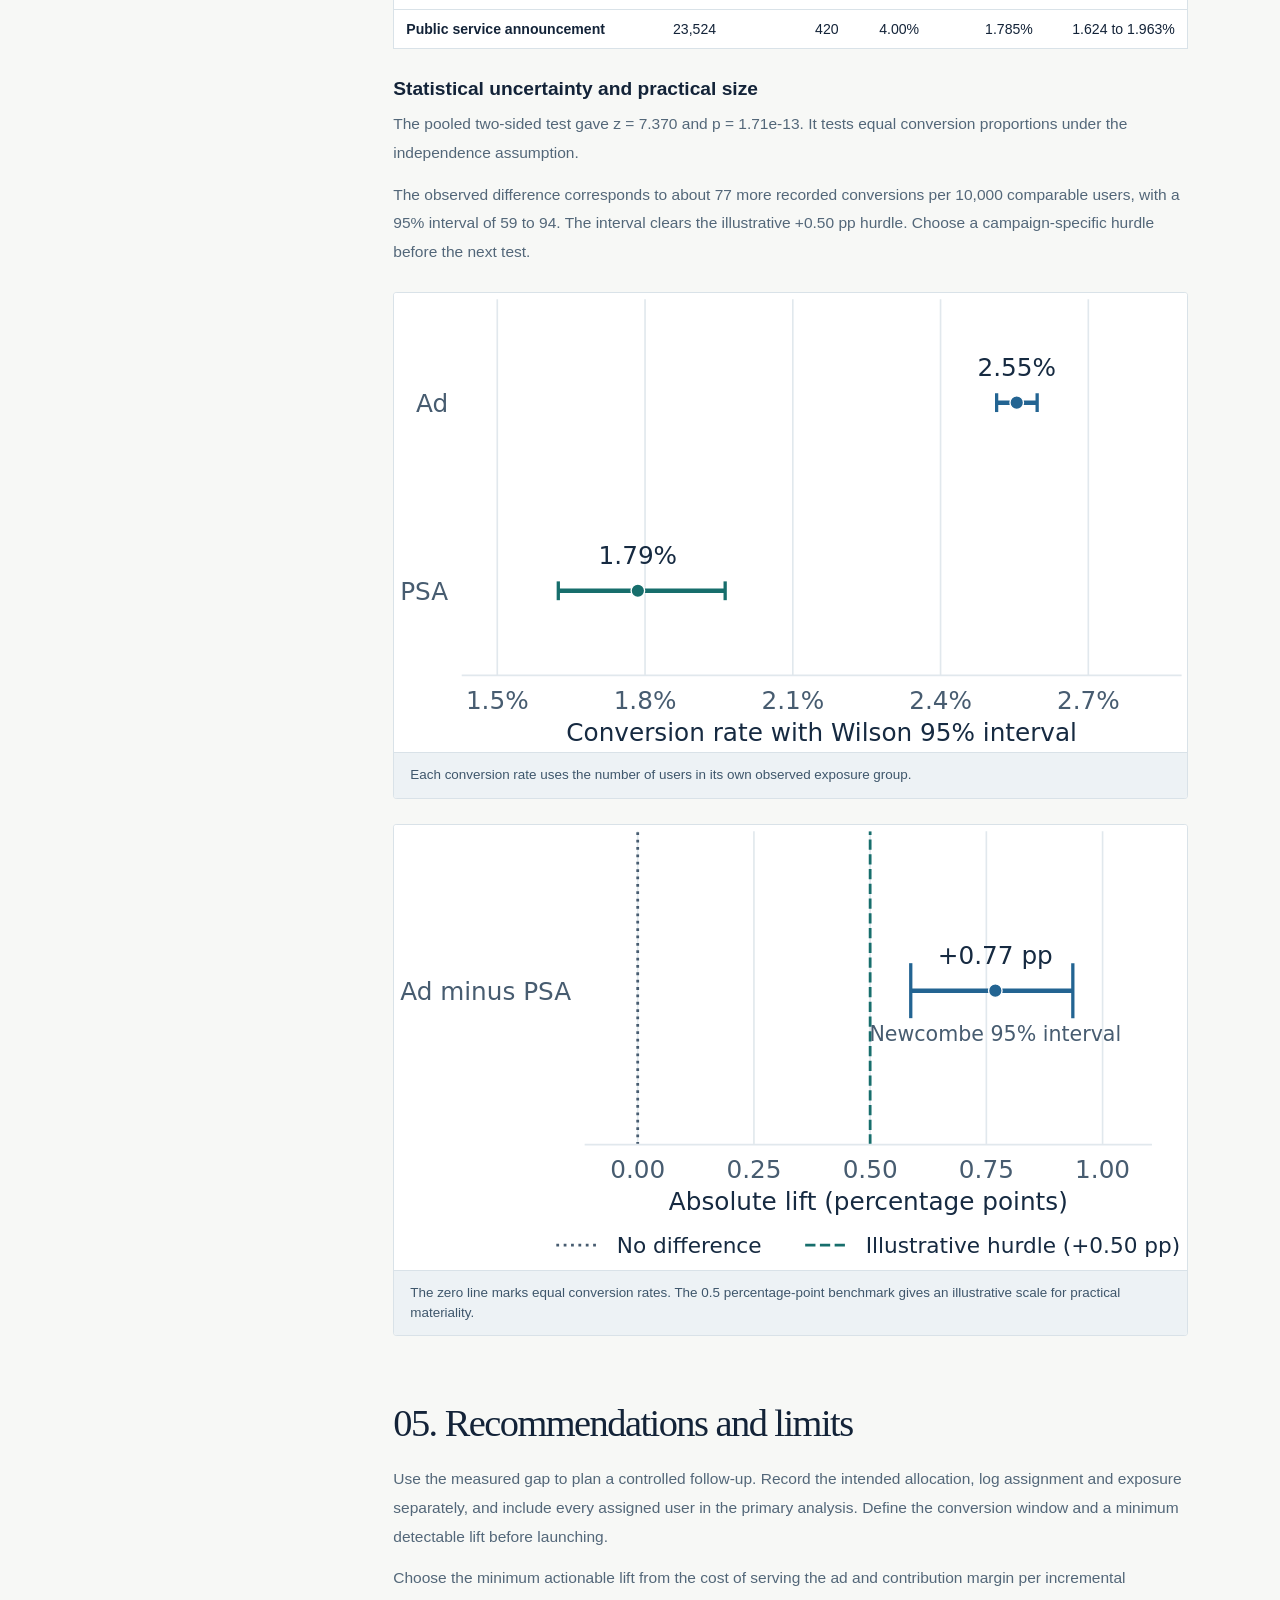
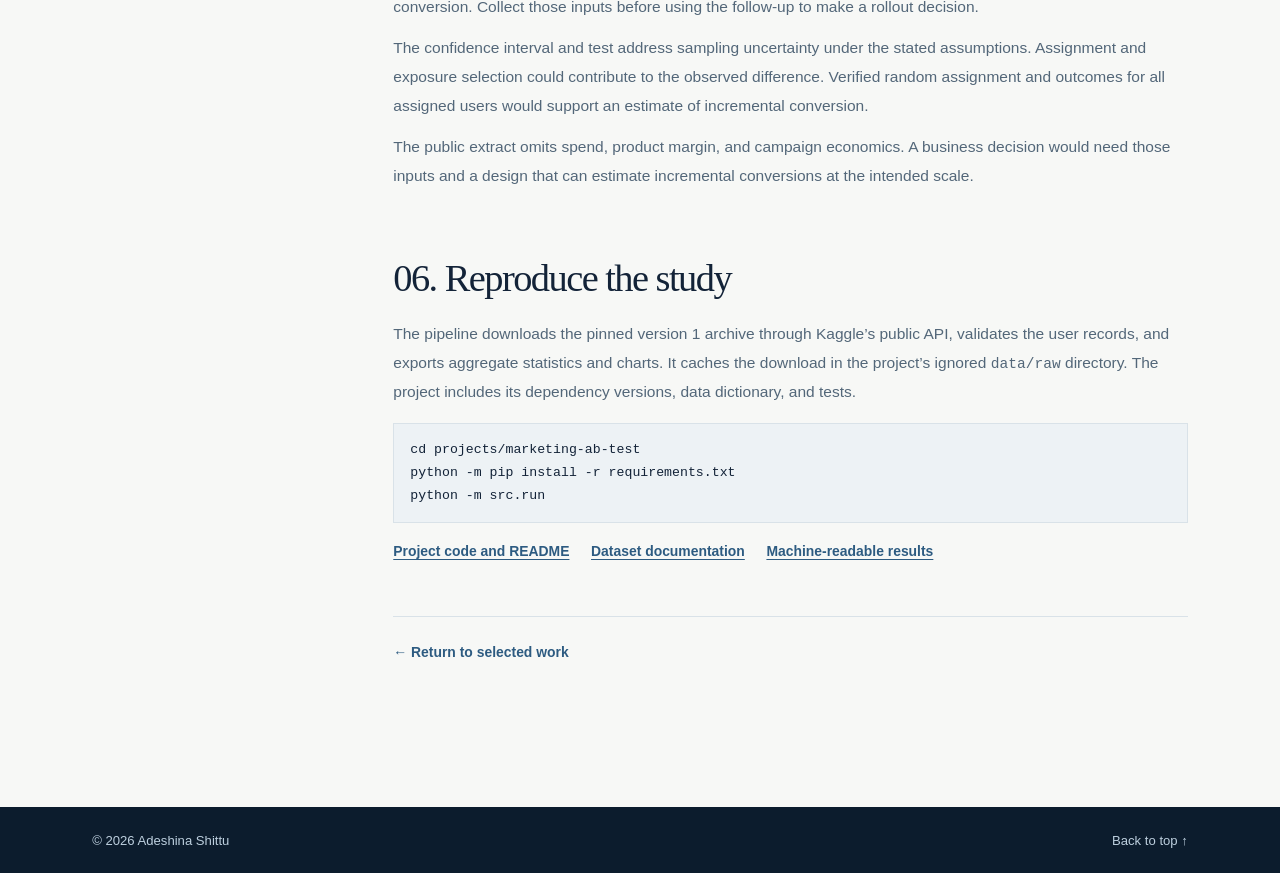
<file: docs/case-studies/marketing-ab-test.html>
<!doctype html>
<html lang="en">
<head>
  <meta charset="utf-8">
  <meta name="viewport" content="width=device-width, initial-scale=1">
  <title>Marketing Experiment / A/B Testing | Adeshina Shittu</title>
  <meta name="description" content="A reproducible marketing A/B testing case study comparing observed ad and public service announcement conversion rates, with confidence intervals and a review of assignment evidence.">
  <meta name="theme-color" content="#f7f8f6">
  <meta property="og:type" content="website">
  <meta property="og:title" content="Marketing Experiment / A/B Testing | Adeshina Shittu">
  <meta property="og:description" content="An independent public-data analysis of ad and public service announcement exposure, conversion, and what the available records support.">
  <meta property="og:url" content="https://asshittu.github.io/Projects/case-studies/marketing-ab-test.html">
  <link rel="canonical" href="https://asshittu.github.io/Projects/case-studies/marketing-ab-test.html">
  <link rel="icon" href="../assets/portfolio/favicon.png" type="image/png">
  <link rel="stylesheet" href="../assets/css/portfolio.css">
  <link rel="stylesheet" href="../assets/css/case-study.css">
  <link rel="stylesheet" href="../assets/css/bank-marketing.css">
  <script src="../assets/js/portfolio.js" defer></script>
</head>
<body class="case-study bank-study" id="top">
  <a class="skip-link" href="#main-content">Skip to content</a>
  <header class="site-header">
    <div class="shell header-inner">
      <a class="site-brand" href="../index.html" aria-label="Adeshina Shittu home">
        <span class="brand-mark" aria-hidden="true"><i></i><i></i><i></i><i></i></span>
        <span>Adeshina Shittu<span class="brand-period">.</span></span>
      </a>
      <button class="nav-toggle" type="button" aria-controls="site-nav" aria-expanded="false" hidden>
        <span>Menu</span><span aria-hidden="true">☰</span>
      </button>
      <nav id="site-nav" class="site-nav" aria-label="Main navigation">
        <a href="../index.html#about">About</a>
        <a href="../index.html#experience">Experience</a>
        <a href="../index.html#projects">Projects</a>
        <a href="../index.html#skills">Skills</a>
        <a href="../index.html#contact">Contact</a>
        <a class="button button-primary nav-contact" href="../index.html#contact">Let’s connect <span class="arrow-up-right" aria-hidden="true"></span></a>
      </nav>
    </div>
  </header>

  <main id="main-content" class="shell case-main" tabindex="-1">
    <header class="case-intro">
      <nav class="case-breadcrumb" aria-label="Breadcrumb">
        <a href="../index.html#projects"><span aria-hidden="true">← </span>Back to projects</a>
        <span aria-hidden="true"> / </span>
        <span aria-current="page">Marketing A/B testing</span>
      </nav>
      <p class="case-eyebrow">Case study / Marketing experimentation</p>
      <h1>Marketing <em>A/B testing.</em></h1>
      <p class="case-lede">How did conversion differ between users shown campaign ads and users shown public service announcements, and what evidence would support a rollout?</p>
      <ul class="case-tags" role="list" aria-label="Topics">
        <li>Python</li>
        <li>Experiment design</li>
        <li>Two-proportion inference</li>
        <li>Conversion analysis</li>
      </ul>
      <aside class="case-status" aria-label="Project status">
        <strong>Completed study</strong>
        <p>Measured conversion contrast and uncertainty from public exposure records.</p>
      </aside>
      <div class="button-row bank-hero-links">
        <a class="button button-primary" href="#results">Explore results</a>
        <a class="button button-outline" href="https://github.com/asshittu/Projects/tree/12c0f8aeb355cf4dc60e86a3e88e1a2e5f92e4d0/projects/marketing-ab-test">View source code <span class="arrow-up-right" aria-hidden="true"></span></a>
      </div>
    </header>

    <div class="case-layout">
      <nav class="case-contents" aria-label="On this page">
        <ol role="list">
          <li><a href="#problem">01 / Business question</a></li>
          <li><a href="#data">02 / Data and assignment audit</a></li>
          <li><a href="#workflow">03 / Analysis workflow</a></li>
          <li><a href="#results">04 / Conversion results</a></li>
          <li><a href="#recommendations">05 / Recommendations</a></li>
          <li><a href="#reproduce">06 / Reproduce the study</a></li>
        </ol>
      </nav>

      <article class="case-article" aria-label="Marketing A/B testing case study">
        <section id="problem" aria-labelledby="marketing-problem-title">
          <h2 id="marketing-problem-title">01. The business question</h2>
          <p>A marketing team deciding whether to expand an ad campaign needs to understand the size and uncertainty of the conversion difference. This analysis compares the share of users with a purchase recorded in the <code>ad</code> and public service announcement (<code>psa</code>) groups.</p>
          <p>The primary measure is the ad conversion rate minus the PSA conversion rate, in percentage points. Relative lift uses the PSA rate as its denominator.</p>
        </section>

        <section id="data" aria-labelledby="marketing-data-title">
          <h2 id="marketing-data-title">02. Data and assignment audit</h2>
          <p>The release contains 588,101 unique user records. Each user has a single recorded exposure group and a binary <code>converted</code> outcome. The observed groups are 564,577 ad-exposed users and 23,524 PSA-exposed users.</p>
          <dl class="bank-metrics" aria-label="Observed exposure group sizes">
            <div><dt>Total users</dt><dd>588,101</dd></div>
            <div><dt>Ad exposure</dt><dd>564,577</dd></div>
            <div><dt>PSA exposure</dt><dd>23,524</dd></div>
          </dl>
          <figure class="bank-figure">
            <img src="../assets/marketing-ab-test/group-allocation.svg" alt="Observed exposure counts: 564,577 users in the ad group and 23,524 users in the PSA group." loading="lazy" decoding="async">
            <figcaption>The exposure extract contains a much larger ad group. Testing for a sample-ratio mismatch requires a planned allocation ratio.</figcaption>
          </figure>
          <p>The planned split, assignment logs, and pre-exposure covariates are unavailable. This makes it impossible to verify randomization or check pre-exposure balance. Every released user has a recorded exposure, so the comparison describes observed groups. An intent-to-treat analysis would require records for all assigned users, including those who saw neither an ad nor a PSA.</p>
          <p class="bank-credit">Favio Vázquez. Marketing A/B Testing, version 1. Accessed November 18, 2026. <a href="https://www.kaggle.com/datasets/faviovaz/marketing-ab-testing">Kaggle dataset</a> · <a href="https://creativecommons.org/publicdomain/zero/1.0/">CC0 1.0</a></p>
        </section>

        <section id="workflow" aria-labelledby="marketing-workflow-title">
          <h2 id="marketing-workflow-title">03. Analysis workflow</h2>
          <ol class="case-steps" role="list">
            <li>Validate user records</li>
            <li>Audit group allocation</li>
            <li>Compare conversions</li>
            <li>Estimate uncertainty</li>
            <li>Assess practical size</li>
          </ol>
          <h3 class="bank-subheading">Define the comparison</h3>
          <p>I check unique users, group labels, binary outcomes, and exposure ranges before summarizing conversion. The primary comparison excludes <code>total ads</code>, <code>most ads day</code>, and <code>most ads hour</code> because they describe exposure after assignment. Adjusting for them could distort the group comparison.</p>
          <h3 class="bank-subheading">Estimate uncertainty</h3>
          <p>A two-sided pooled z-test evaluates equal conversion proportions. A Newcombe 95% confidence interval, built from Wilson intervals for the two rates, describes uncertainty in the absolute difference. The calculations treat user outcomes as independent.</p>
          <h3 class="bank-subheading">Put the difference in context</h3>
          <p>An illustrative 0.5 percentage-point benchmark corresponds to 50 conversions per 10,000 comparable users. Presenting the observed difference and its interval at the same population size gives readers a way to judge practical size. A rollout decision would also need cost, contribution margin, and an estimate of incremental conversions.</p>
        </section>

        <section id="results" aria-labelledby="marketing-results-title">
          <h2 id="marketing-results-title">04. Conversion results</h2>
          <p class="bank-callout">The observed ad conversion rate was 2.555%. The PSA rate was 1.785%. The difference was +0.769 percentage points (95% Newcombe CI 0.587 to 0.936 pp), or 43.1% relative to the PSA rate.</p>
          <div class="bank-table-scroll" role="region" aria-labelledby="ab-results-caption" tabindex="0">
            <table class="bank-table">
              <caption id="ab-results-caption">Observed exposure groups and conversion uncertainty. Values are rounded for display.</caption>
              <thead><tr><th scope="col">Recorded exposure</th><th scope="col">Users</th><th scope="col">Conversions</th><th scope="col">Share</th><th scope="col">Conversion</th><th scope="col">Wilson 95% CI</th></tr></thead>
              <tbody>
                <tr><th scope="row">Advertisement</th><td>564,577</td><td>14,423</td><td>96.00%</td><td>2.555%</td><td>2.514 to 2.596%</td></tr>
                <tr><th scope="row">Public service announcement</th><td>23,524</td><td>420</td><td>4.00%</td><td>1.785%</td><td>1.624 to 1.963%</td></tr>
              </tbody>
            </table>
          </div>
          <h3 class="bank-subheading">Statistical uncertainty and practical size</h3>
          <p>The pooled two-sided test gave z = 7.370 and p = 1.71e-13. It tests equal conversion proportions under the independence assumption.</p>
          <p>The observed difference corresponds to about 77 more recorded conversions per 10,000 comparable users, with a 95% interval of 59 to 94. The interval clears the illustrative +0.50 pp hurdle. Choose a campaign-specific hurdle before the next test.</p>
          <figure class="bank-figure">
            <img src="../assets/marketing-ab-test/conversion-rates.svg" alt="Observed conversion rates and 95% confidence intervals for the PSA and ad exposure groups." loading="lazy" decoding="async">
            <figcaption>Each conversion rate uses the number of users in its own observed exposure group.</figcaption>
          </figure>
          <figure class="bank-figure">
            <img src="../assets/marketing-ab-test/absolute-lift.svg" alt="Observed ad-minus-PSA conversion difference with a 95% confidence interval, no-difference reference, and illustrative 0.5 percentage-point benchmark." loading="lazy" decoding="async">
            <figcaption>The zero line marks equal conversion rates. The 0.5 percentage-point benchmark gives an illustrative scale for practical materiality.</figcaption>
          </figure>
        </section>

        <section id="recommendations" aria-labelledby="marketing-recommendations-title">
          <h2 id="marketing-recommendations-title">05. Recommendations and limits</h2>
          <p>Use the measured gap to plan a controlled follow-up. Record the intended allocation, log assignment and exposure separately, and include every assigned user in the primary analysis. Define the conversion window and a minimum detectable lift before launching.</p>
          <p>Choose the minimum actionable lift from the cost of serving the ad and contribution margin per incremental conversion. Collect those inputs before using the follow-up to make a rollout decision.</p>
          <p>The confidence interval and test address sampling uncertainty under the stated assumptions. Assignment and exposure selection could contribute to the observed difference. Verified random assignment and outcomes for all assigned users would support an estimate of incremental conversion.</p>
          <p>The public extract omits spend, product margin, and campaign economics. A business decision would need those inputs and a design that can estimate incremental conversions at the intended scale.</p>
        </section>

        <section id="reproduce" aria-labelledby="marketing-reproduce-title">
          <h2 id="marketing-reproduce-title">06. Reproduce the study</h2>
          <p>The pipeline downloads the pinned version 1 archive through Kaggle’s public API, validates the user records, and exports aggregate statistics and charts. It caches the download in the project’s ignored <code>data/raw</code> directory. The project includes its dependency versions, data dictionary, and tests.</p>
          <pre class="bank-command"><code>cd projects/marketing-ab-test
python -m pip install -r requirements.txt
python -m src.run</code></pre>
          <ul class="bank-resource-links" role="list">
            <li><a href="https://github.com/asshittu/Projects/tree/12c0f8aeb355cf4dc60e86a3e88e1a2e5f92e4d0/projects/marketing-ab-test">Project code and README</a></li>
            <li><a href="https://github.com/asshittu/Projects/blob/12c0f8aeb355cf4dc60e86a3e88e1a2e5f92e4d0/projects/marketing-ab-test/DATASET.md">Dataset documentation</a></li>
            <li><a href="https://github.com/asshittu/Projects/blob/12c0f8aeb355cf4dc60e86a3e88e1a2e5f92e4d0/projects/marketing-ab-test/reports/metrics.json">Machine-readable results</a></li>
          </ul>
        </section>

        <p class="case-return"><a href="../index.html#projects"><span aria-hidden="true">← </span>Return to selected work</a></p>
      </article>
    </div>
  </main>

  <footer class="site-footer">
    <div class="shell footer-inner">
      <small>© 2026 Adeshina Shittu</small>
      <a href="#top">Back to top <span aria-hidden="true">↑</span></a>
    </div>
  </footer>
</body>
</html>
</file>
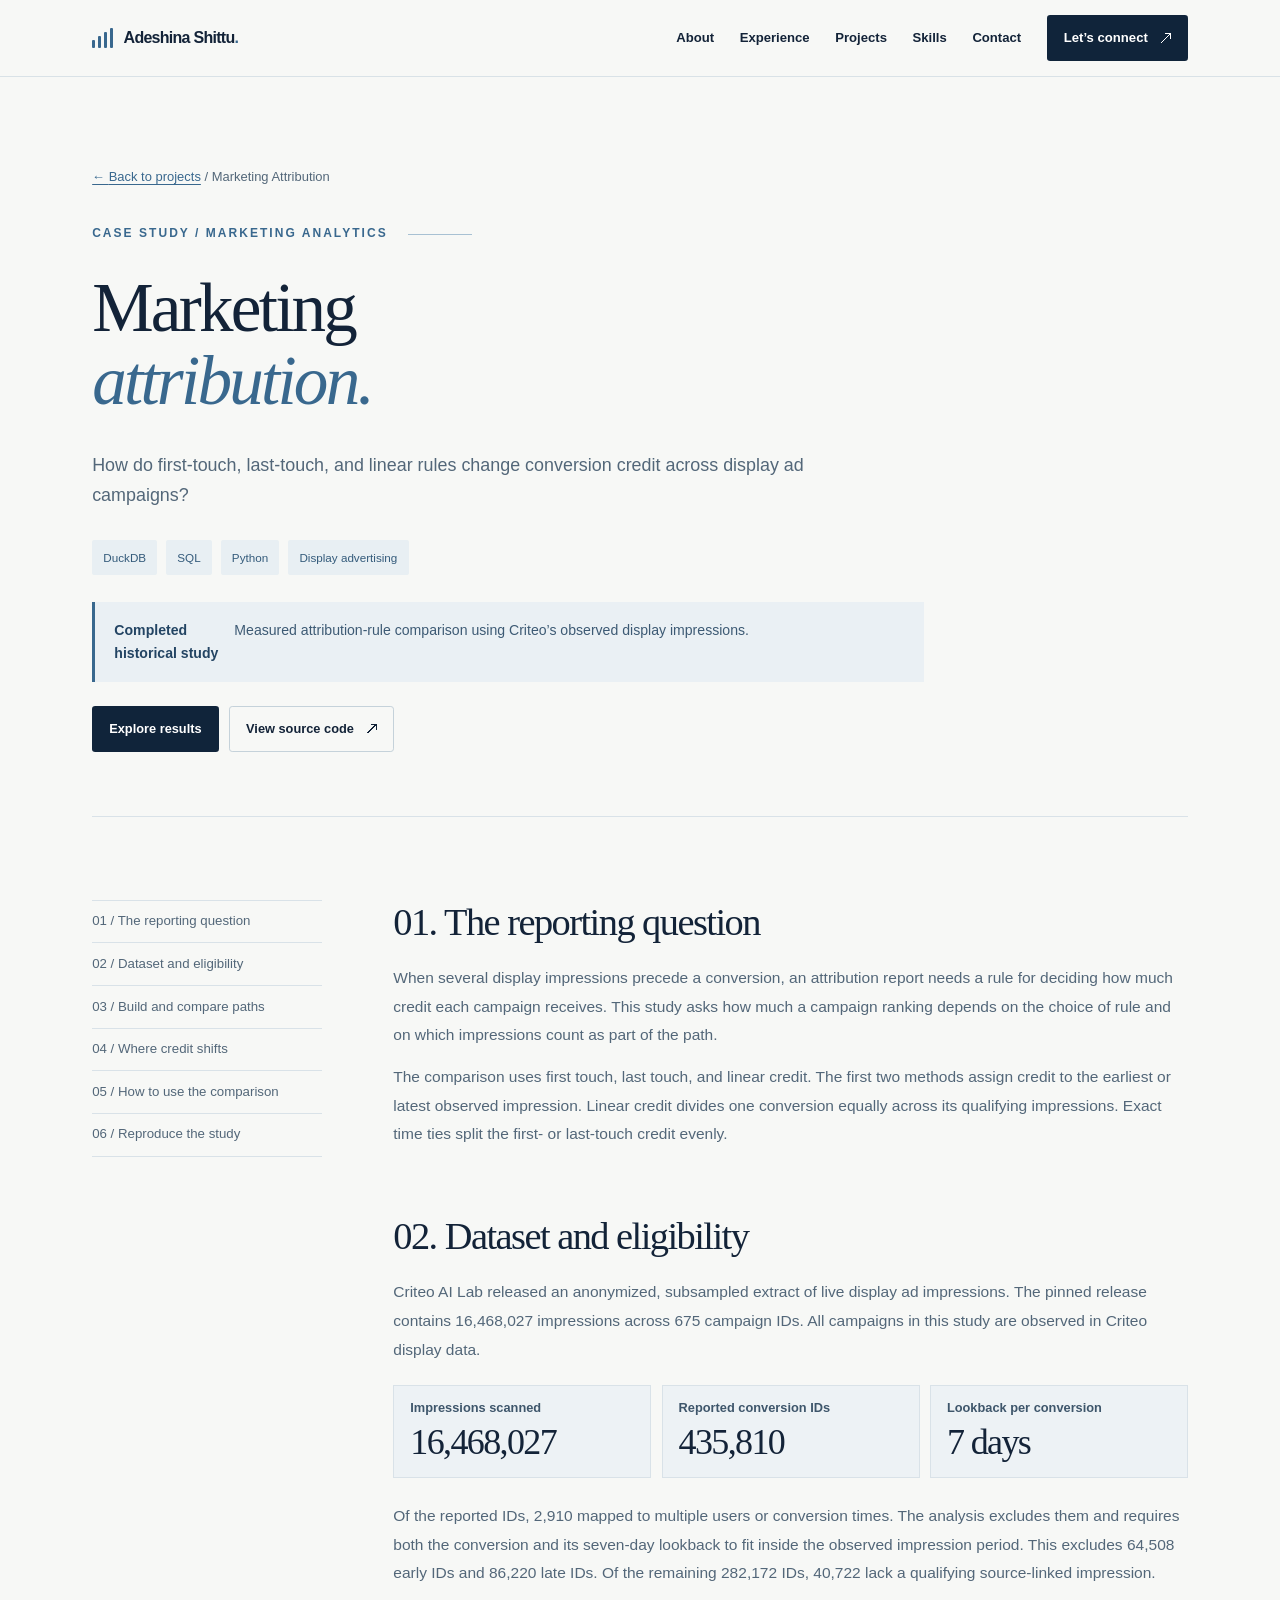
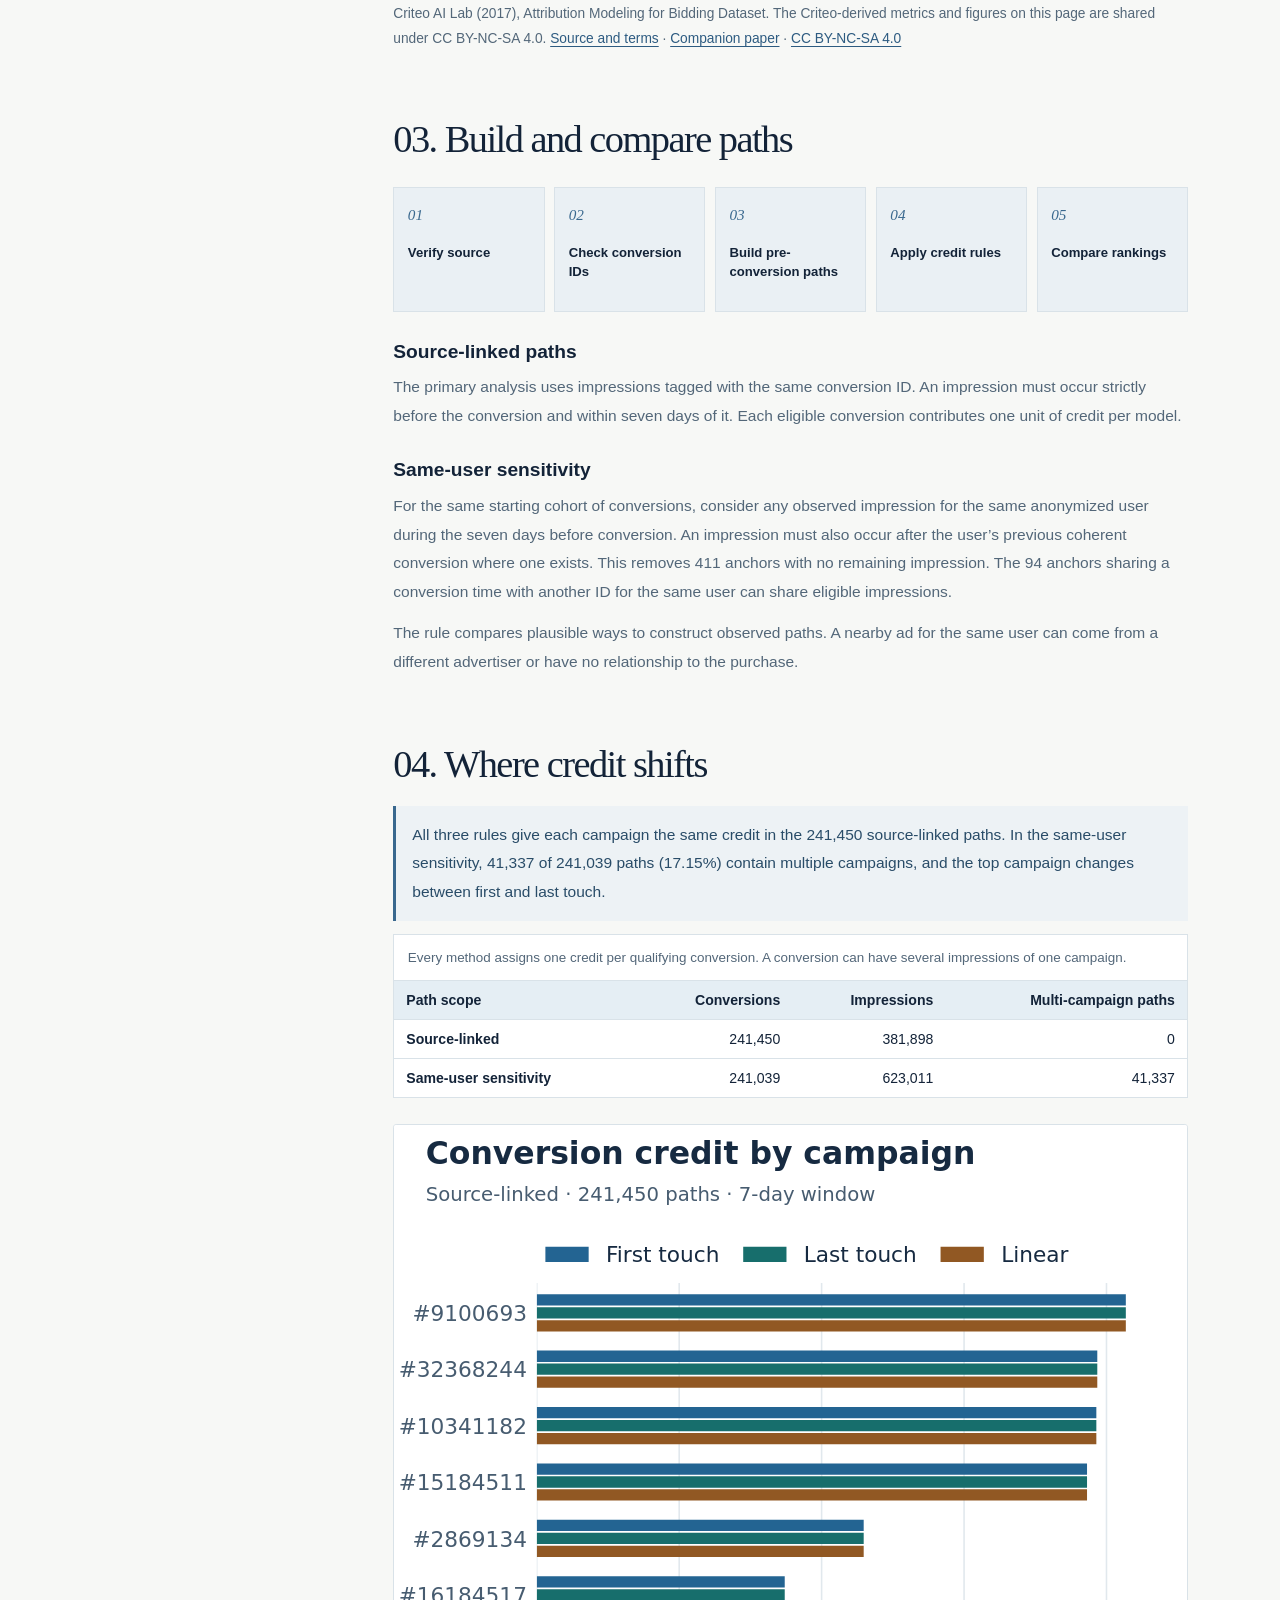
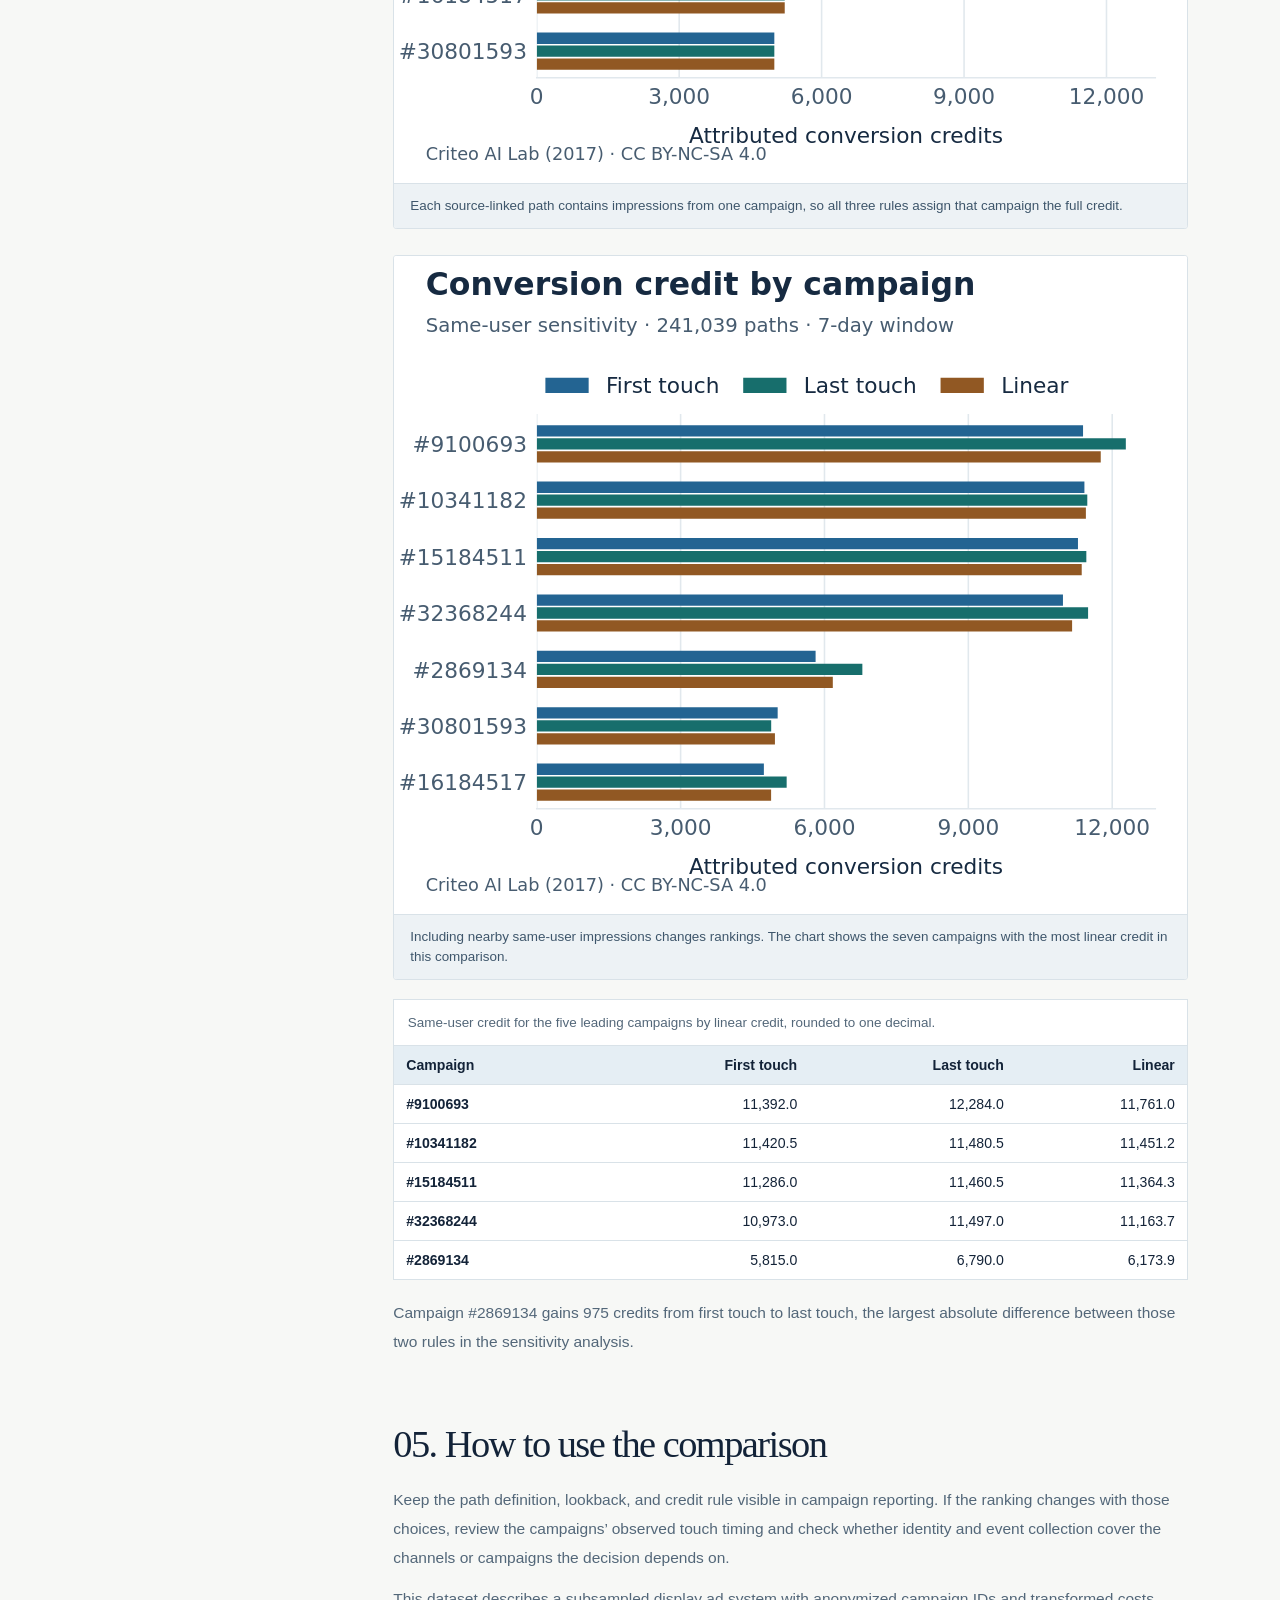
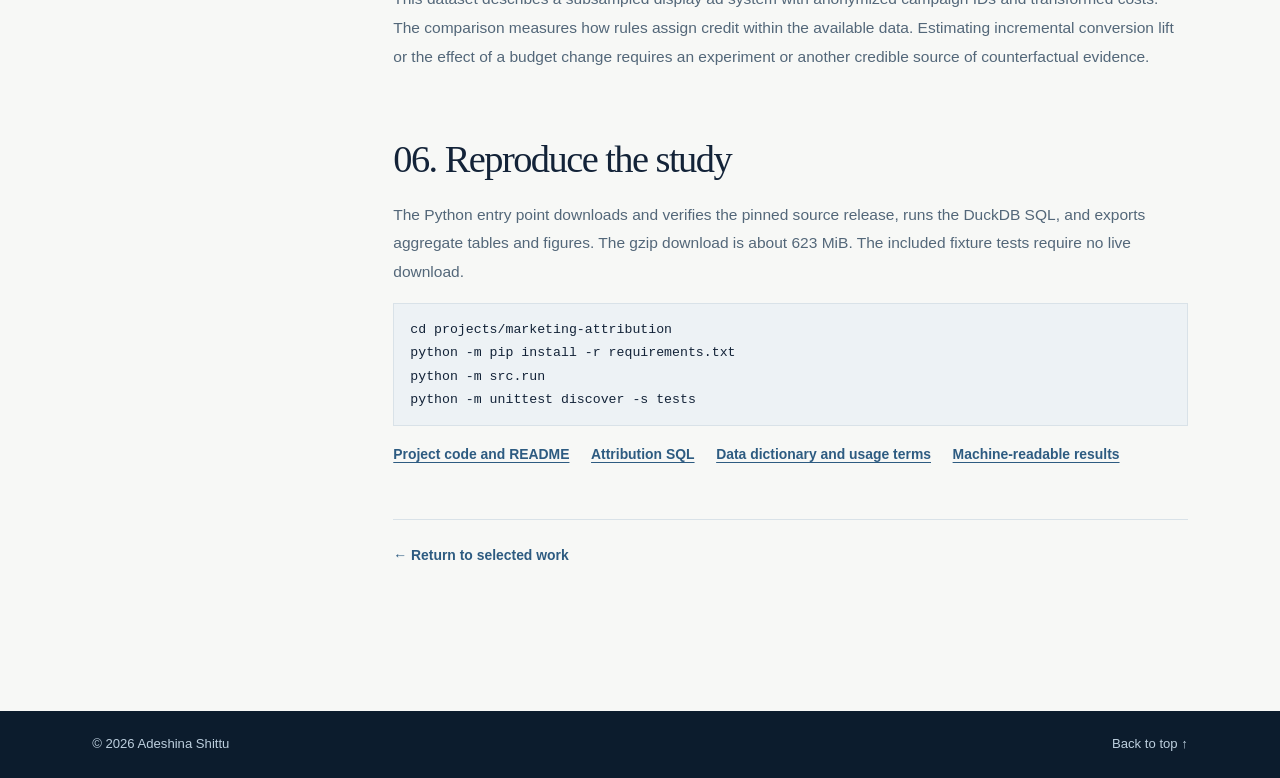
<file: docs/case-studies/marketing-attribution.html>
<!doctype html>
<html lang="en">
<head>
  <meta charset="utf-8">
  <meta name="viewport" content="width=device-width, initial-scale=1">
  <title>Marketing Attribution | Adeshina Shittu</title>
  <meta name="description" content="How do first-touch, last-touch, and linear rules change conversion credit across display ad campaigns?">
  <meta name="theme-color" content="#f7f8f6">
  <meta property="og:type" content="website">
  <meta property="og:title" content="Marketing Attribution | Adeshina Shittu">
  <meta property="og:description" content="How do first-touch, last-touch, and linear rules change conversion credit across display ad campaigns?">
  <meta property="og:url" content="https://asshittu.github.io/Projects/case-studies/marketing-attribution.html">
  <link rel="canonical" href="https://asshittu.github.io/Projects/case-studies/marketing-attribution.html">
  <link rel="icon" href="../assets/portfolio/favicon.png" type="image/png">
  <link rel="stylesheet" href="../assets/css/portfolio.css">
  <link rel="stylesheet" href="../assets/css/case-study.css">
  <link rel="stylesheet" href="../assets/css/bank-marketing.css">
  <script src="../assets/js/portfolio.js" defer></script>
</head>
<body class="case-study bank-study" id="top">
  <a class="skip-link" href="#main-content">Skip to content</a>
  <header class="site-header">
    <div class="shell header-inner">
      <a class="site-brand" href="../index.html" aria-label="Adeshina Shittu home">
        <span class="brand-mark" aria-hidden="true"><i></i><i></i><i></i><i></i></span>
        <span>Adeshina Shittu<span class="brand-period">.</span></span>
      </a>
      <button class="nav-toggle" type="button" aria-controls="site-nav" aria-expanded="false" hidden>
        <span>Menu</span><span aria-hidden="true">☰</span>
      </button>
      <nav id="site-nav" class="site-nav" aria-label="Main navigation">
        <a href="../index.html#about">About</a>
        <a href="../index.html#experience">Experience</a>
        <a href="../index.html#projects">Projects</a>
        <a href="../index.html#skills">Skills</a>
        <a href="../index.html#contact">Contact</a>
        <a class="button button-primary nav-contact" href="../index.html#contact">Let’s connect <span class="arrow-up-right" aria-hidden="true"></span></a>
      </nav>
    </div>
  </header>

  <main id="main-content" class="shell case-main" tabindex="-1">
    <header class="case-intro">
      <nav class="case-breadcrumb" aria-label="Breadcrumb">
        <a href="../index.html#projects"><span aria-hidden="true">← </span>Back to projects</a>
        <span aria-hidden="true"> / </span>
        <span aria-current="page">Marketing Attribution</span>
      </nav>
      <p class="case-eyebrow">Case study / Marketing analytics</p>
      <h1>Marketing <em>attribution.</em></h1>
      <p class="case-lede">How do first-touch, last-touch, and linear rules change conversion credit across display ad campaigns?</p>
      <ul class="case-tags" role="list" aria-label="Topics">
        <li>DuckDB</li>
        <li>SQL</li>
        <li>Python</li>
        <li>Display advertising</li>
      </ul>
      <aside class="case-status" aria-label="Project status">
        <strong>Completed historical study</strong>
        <p>Measured attribution-rule comparison using Criteo’s observed display impressions.</p>
      </aside>
      <div class="button-row bank-hero-links">
        <a class="button button-primary" href="#results">Explore results</a>
        <a class="button button-outline" href="https://github.com/asshittu/Projects/tree/d06910c763afe3e8465cb08b1672b176dc01337a/projects/marketing-attribution">View source code <span class="arrow-up-right" aria-hidden="true"></span></a>
      </div>
    </header>

    <div class="case-layout">
      <nav class="case-contents" aria-label="On this page">
        <ol role="list">
          <li><a href="#problem">01 / The reporting question</a></li>
          <li><a href="#data">02 / Dataset and eligibility</a></li>
          <li><a href="#workflow">03 / Build and compare paths</a></li>
          <li><a href="#results">04 / Where credit shifts</a></li>
          <li><a href="#decision">05 / How to use the comparison</a></li>
          <li><a href="#reproduce">06 / Reproduce the study</a></li>
        </ol>
      </nav>

      <article class="case-article" aria-label="Marketing Attribution case study">
        <section id="problem" aria-labelledby="marketing-attribution-problem-title">
          <h2 id="marketing-attribution-problem-title">01. The reporting question</h2>
          <p>When several display impressions precede a conversion, an attribution report needs a rule for deciding how much credit each campaign receives. This study asks how much a campaign ranking depends on the choice of rule and on which impressions count as part of the path.</p>
          <p>The comparison uses first touch, last touch, and linear credit. The first two methods assign credit to the earliest or latest observed impression. Linear credit divides one conversion equally across its qualifying impressions. Exact time ties split the first- or last-touch credit evenly.</p>
        </section>

        <section id="data" aria-labelledby="marketing-attribution-data-title">
          <h2 id="marketing-attribution-data-title">02. Dataset and eligibility</h2>
          <p>Criteo AI Lab released an anonymized, subsampled extract of live display ad impressions. The pinned release contains 16,468,027 impressions across 675 campaign IDs. All campaigns in this study are observed in Criteo display data.</p>
          <dl class="bank-metrics" aria-label="Criteo source summary">
            <div><dt>Impressions scanned</dt><dd>16,468,027</dd></div>
            <div><dt>Reported conversion IDs</dt><dd>435,810</dd></div>
            <div><dt>Lookback per conversion</dt><dd>7 days</dd></div>
          </dl>
          <p>Of the reported IDs, 2,910 mapped to multiple users or conversion times. The analysis excludes them and requires both the conversion and its seven-day lookback to fit inside the observed impression period. This excludes 64,508 early IDs and 86,220 late IDs. Of the remaining 282,172 IDs, 40,722 lack a qualifying source-linked impression.</p>
          <p class="bank-credit">Criteo AI Lab (2017), Attribution Modeling for Bidding Dataset. The Criteo-derived metrics and figures on this page are shared under CC BY-NC-SA 4.0. <a href="https://ailab.criteo.com/criteo-attribution-modeling-bidding-dataset/">Source and terms</a> · <a href="https://arxiv.org/abs/1707.06409">Companion paper</a> · <a href="https://creativecommons.org/licenses/by-nc-sa/4.0/">CC BY-NC-SA 4.0</a></p>
        </section>

        <section id="workflow" aria-labelledby="marketing-attribution-workflow-title">
          <h2 id="marketing-attribution-workflow-title">03. Build and compare paths</h2>
          <ol class="case-steps" role="list">
            <li>Verify source</li>
            <li>Check conversion IDs</li>
            <li>Build pre-conversion paths</li>
            <li>Apply credit rules</li>
            <li>Compare rankings</li>
          </ol>
          <h3 class="bank-subheading">Source-linked paths</h3>
          <p>The primary analysis uses impressions tagged with the same conversion ID. An impression must occur strictly before the conversion and within seven days of it. Each eligible conversion contributes one unit of credit per model.</p>
          <h3 class="bank-subheading">Same-user sensitivity</h3>
          <p>For the same starting cohort of conversions, consider any observed impression for the same anonymized user during the seven days before conversion. An impression must also occur after the user’s previous coherent conversion where one exists. This removes 411 anchors with no remaining impression. The 94 anchors sharing a conversion time with another ID for the same user can share eligible impressions.</p>
          <p>The rule compares plausible ways to construct observed paths. A nearby ad for the same user can come from a different advertiser or have no relationship to the purchase.</p>
        </section>

        <section id="results" aria-labelledby="marketing-attribution-results-title">
          <h2 id="marketing-attribution-results-title">04. Where credit shifts</h2>
          <p class="bank-callout">All three rules give each campaign the same credit in the 241,450 source-linked paths. In the same-user sensitivity, 41,337 of 241,039 paths (17.15%) contain multiple campaigns, and the top campaign changes between first and last touch.</p>
          <div class="bank-table-scroll" role="region" aria-labelledby="attribution-path-caption" tabindex="0">
            <table class="bank-table">
              <caption id="attribution-path-caption">Every method assigns one credit per qualifying conversion. A conversion can have several impressions of one campaign.</caption>
              <thead><tr><th scope="col">Path scope</th><th scope="col">Conversions</th><th scope="col">Impressions</th><th scope="col">Multi-campaign paths</th></tr></thead>
              <tbody>
                <tr><th scope="row">Source-linked</th><td>241,450</td><td>381,898</td><td>0</td></tr>
                <tr><th scope="row">Same-user sensitivity</th><td>241,039</td><td>623,011</td><td>41,337</td></tr>
              </tbody>
            </table>
          </div>
          <figure class="bank-figure">
            <img src="../assets/marketing-attribution/campaign-credit.svg" alt="First-touch, last-touch, and linear credits match across the leading campaigns in conversion-linked Criteo paths." loading="lazy" decoding="async">
            <figcaption>Each source-linked path contains impressions from one campaign, so all three rules assign that campaign the full credit.</figcaption>
          </figure>
          <figure class="bank-figure">
            <img src="../assets/marketing-attribution/campaign-credit-same-user.svg" alt="In same-user paths, campaign 10341182 leads by first touch and campaign 9100693 leads by last touch and linear credit." loading="lazy" decoding="async">
            <figcaption>Including nearby same-user impressions changes rankings. The chart shows the seven campaigns with the most linear credit in this comparison.</figcaption>
          </figure>
          <div class="bank-table-scroll" role="region" aria-labelledby="attribution-credit-caption" tabindex="0">
            <table class="bank-table">
              <caption id="attribution-credit-caption">Same-user credit for the five leading campaigns by linear credit, rounded to one decimal.</caption>
              <thead><tr><th scope="col">Campaign</th><th scope="col">First touch</th><th scope="col">Last touch</th><th scope="col">Linear</th></tr></thead>
              <tbody>
                <tr><th scope="row">#9100693</th><td>11,392.0</td><td>12,284.0</td><td>11,761.0</td></tr>
                <tr><th scope="row">#10341182</th><td>11,420.5</td><td>11,480.5</td><td>11,451.2</td></tr>
                <tr><th scope="row">#15184511</th><td>11,286.0</td><td>11,460.5</td><td>11,364.3</td></tr>
                <tr><th scope="row">#32368244</th><td>10,973.0</td><td>11,497.0</td><td>11,163.7</td></tr>
                <tr><th scope="row">#2869134</th><td>5,815.0</td><td>6,790.0</td><td>6,173.9</td></tr>
              </tbody>
            </table>
          </div>
          <p>Campaign #2869134 gains 975 credits from first touch to last touch, the largest absolute difference between those two rules in the sensitivity analysis.</p>
        </section>

        <section id="decision" aria-labelledby="marketing-attribution-decision-title">
          <h2 id="marketing-attribution-decision-title">05. How to use the comparison</h2>
          <p>Keep the path definition, lookback, and credit rule visible in campaign reporting. If the ranking changes with those choices, review the campaigns’ observed touch timing and check whether identity and event collection cover the channels or campaigns the decision depends on.</p>
          <p>This dataset describes a subsampled display ad system with anonymized campaign IDs and transformed costs. The comparison measures how rules assign credit within the available data. Estimating incremental conversion lift or the effect of a budget change requires an experiment or another credible source of counterfactual evidence.</p>
        </section>

        <section id="reproduce" aria-labelledby="marketing-attribution-reproduce-title">
          <h2 id="marketing-attribution-reproduce-title">06. Reproduce the study</h2>
          <p>The Python entry point downloads and verifies the pinned source release, runs the DuckDB SQL, and exports aggregate tables and figures. The gzip download is about 623 MiB. The included fixture tests require no live download.</p>
          <pre class="bank-command"><code>cd projects/marketing-attribution
python -m pip install -r requirements.txt
python -m src.run
python -m unittest discover -s tests</code></pre>
          <ul class="bank-resource-links" role="list">
            <li><a href="https://github.com/asshittu/Projects/tree/d06910c763afe3e8465cb08b1672b176dc01337a/projects/marketing-attribution">Project code and README</a></li>
            <li><a href="https://github.com/asshittu/Projects/blob/d06910c763afe3e8465cb08b1672b176dc01337a/projects/marketing-attribution/sql/attribution.sql">Attribution SQL</a></li>
            <li><a href="https://github.com/asshittu/Projects/blob/d06910c763afe3e8465cb08b1672b176dc01337a/projects/marketing-attribution/DATASET.md">Data dictionary and usage terms</a></li>
            <li><a href="https://github.com/asshittu/Projects/blob/d06910c763afe3e8465cb08b1672b176dc01337a/projects/marketing-attribution/reports/metrics.json">Machine-readable results</a></li>
          </ul>
        </section>

        <p class="case-return"><a href="../index.html#projects"><span aria-hidden="true">← </span>Return to selected work</a></p>
      </article>
    </div>
  </main>

  <footer class="site-footer">
    <div class="shell footer-inner">
      <small>© 2026 Adeshina Shittu</small>
      <a href="#top">Back to top <span aria-hidden="true">↑</span></a>
    </div>
  </footer>
</body>
</html>
</file>
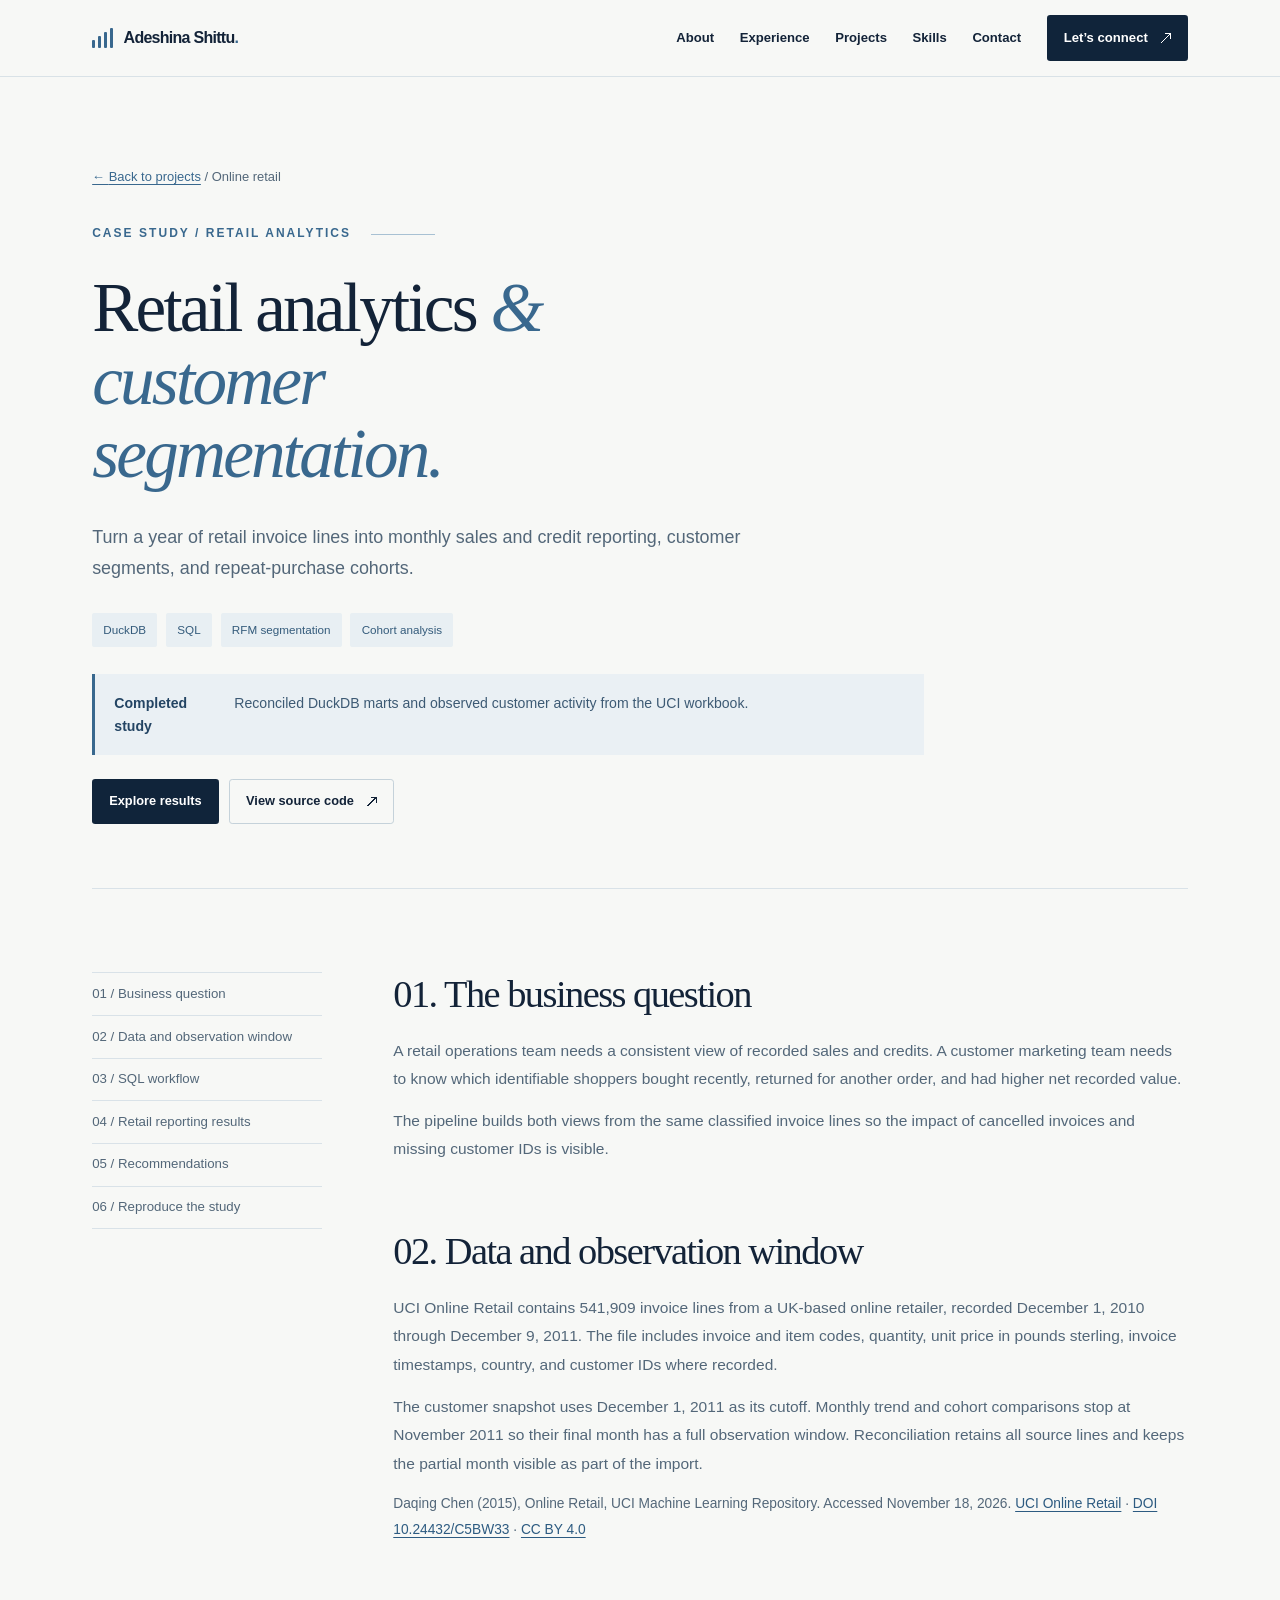
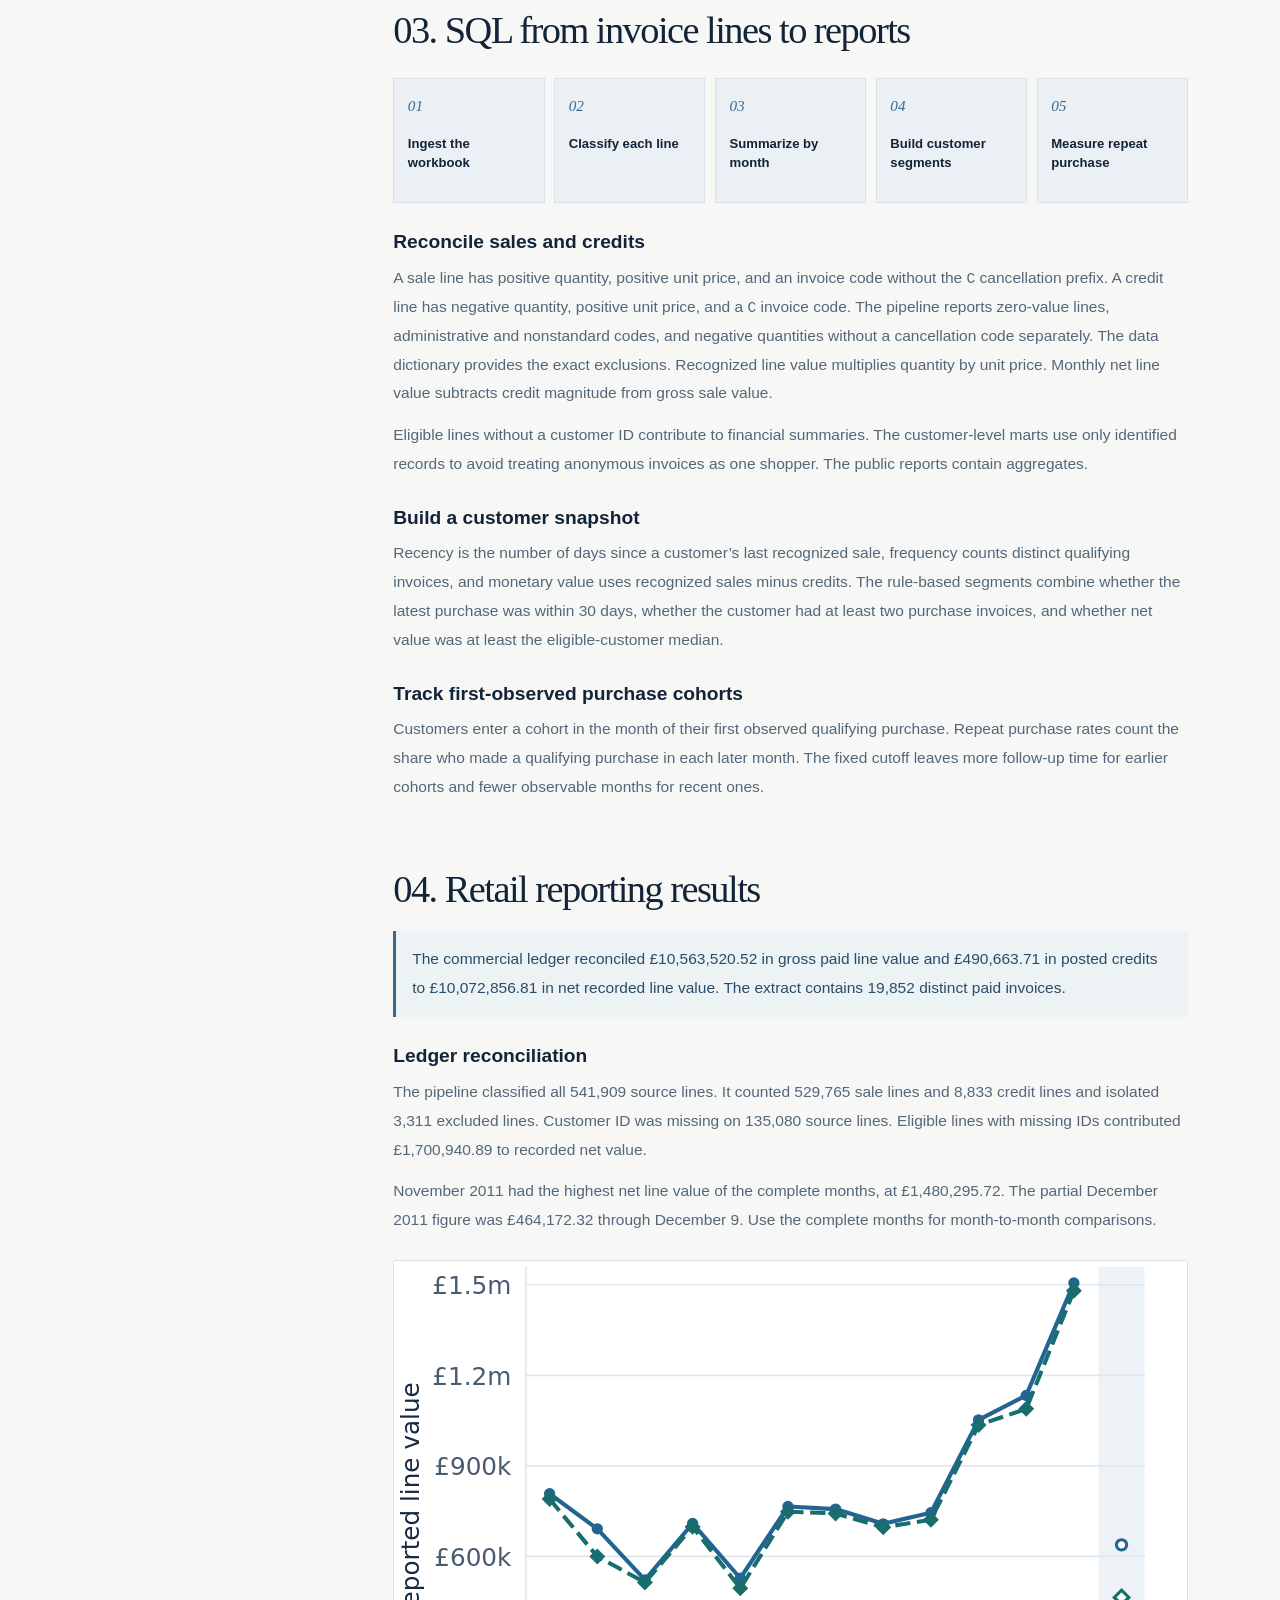
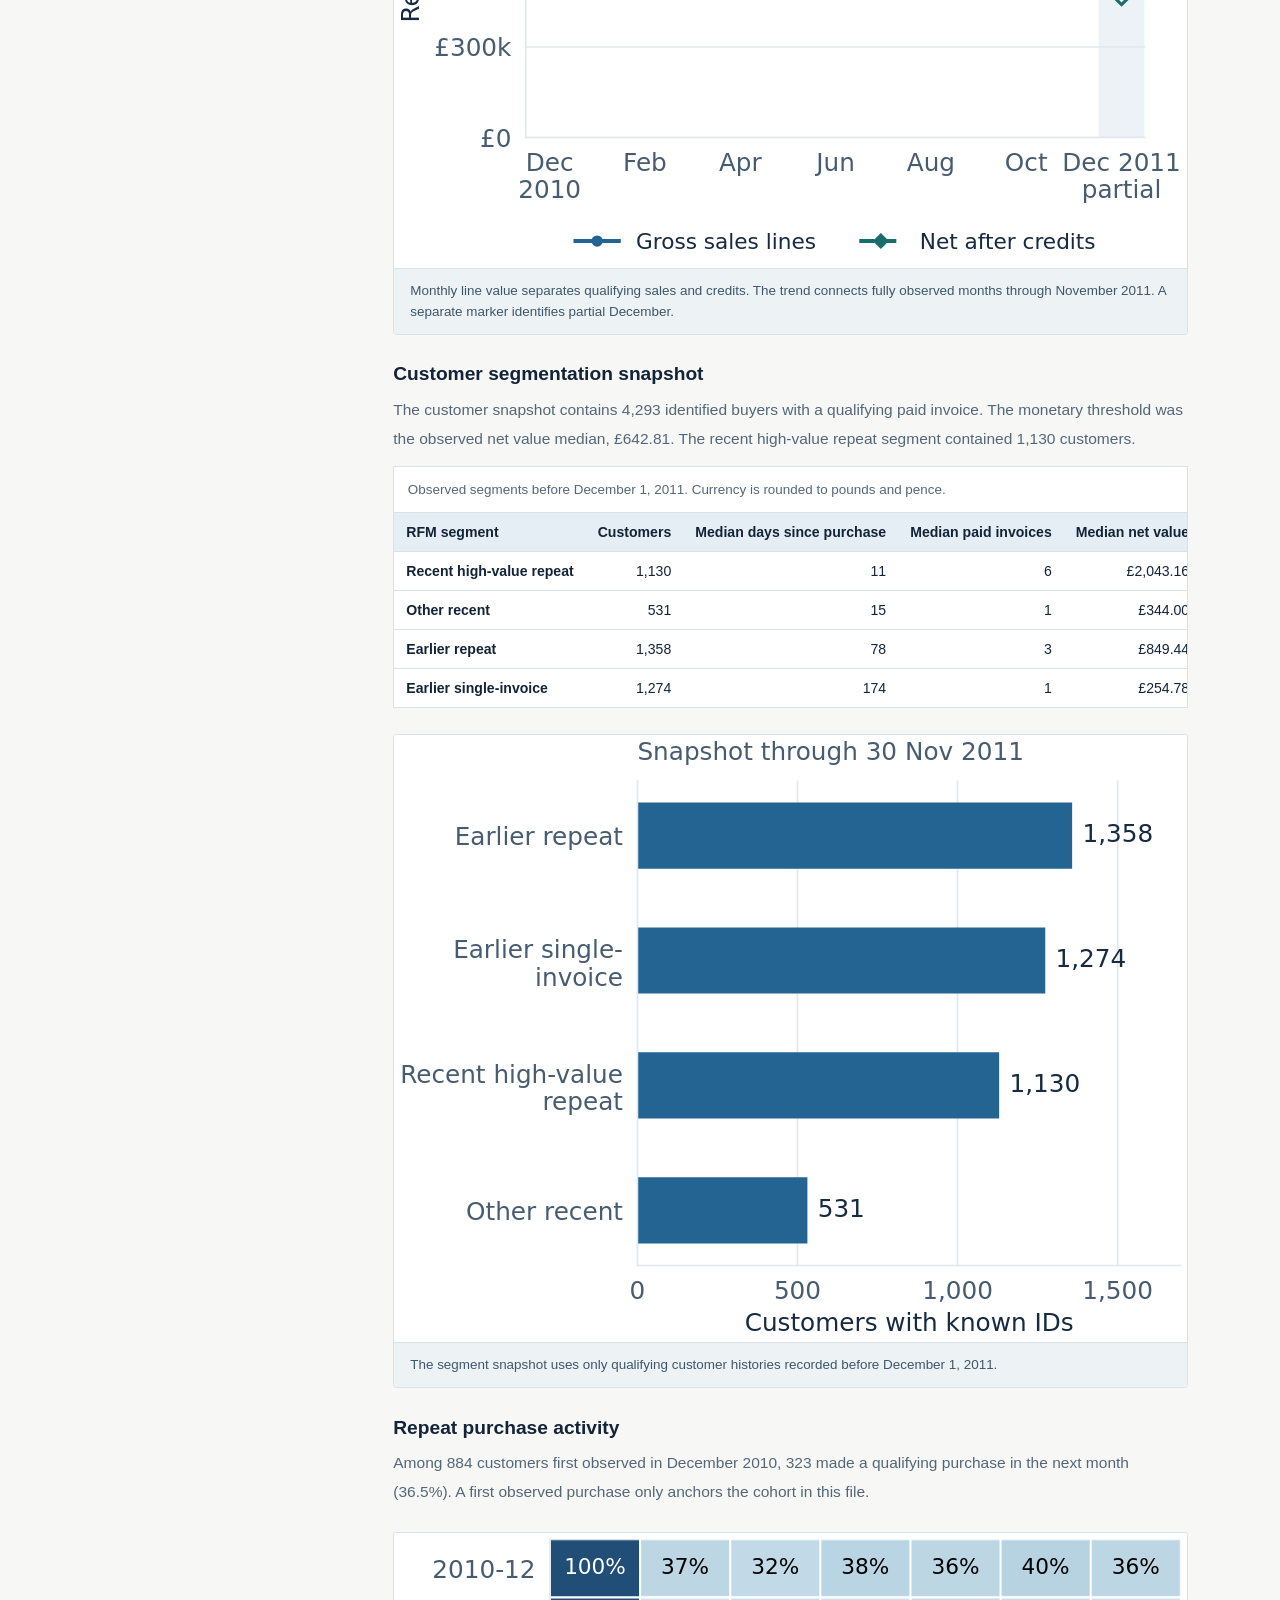
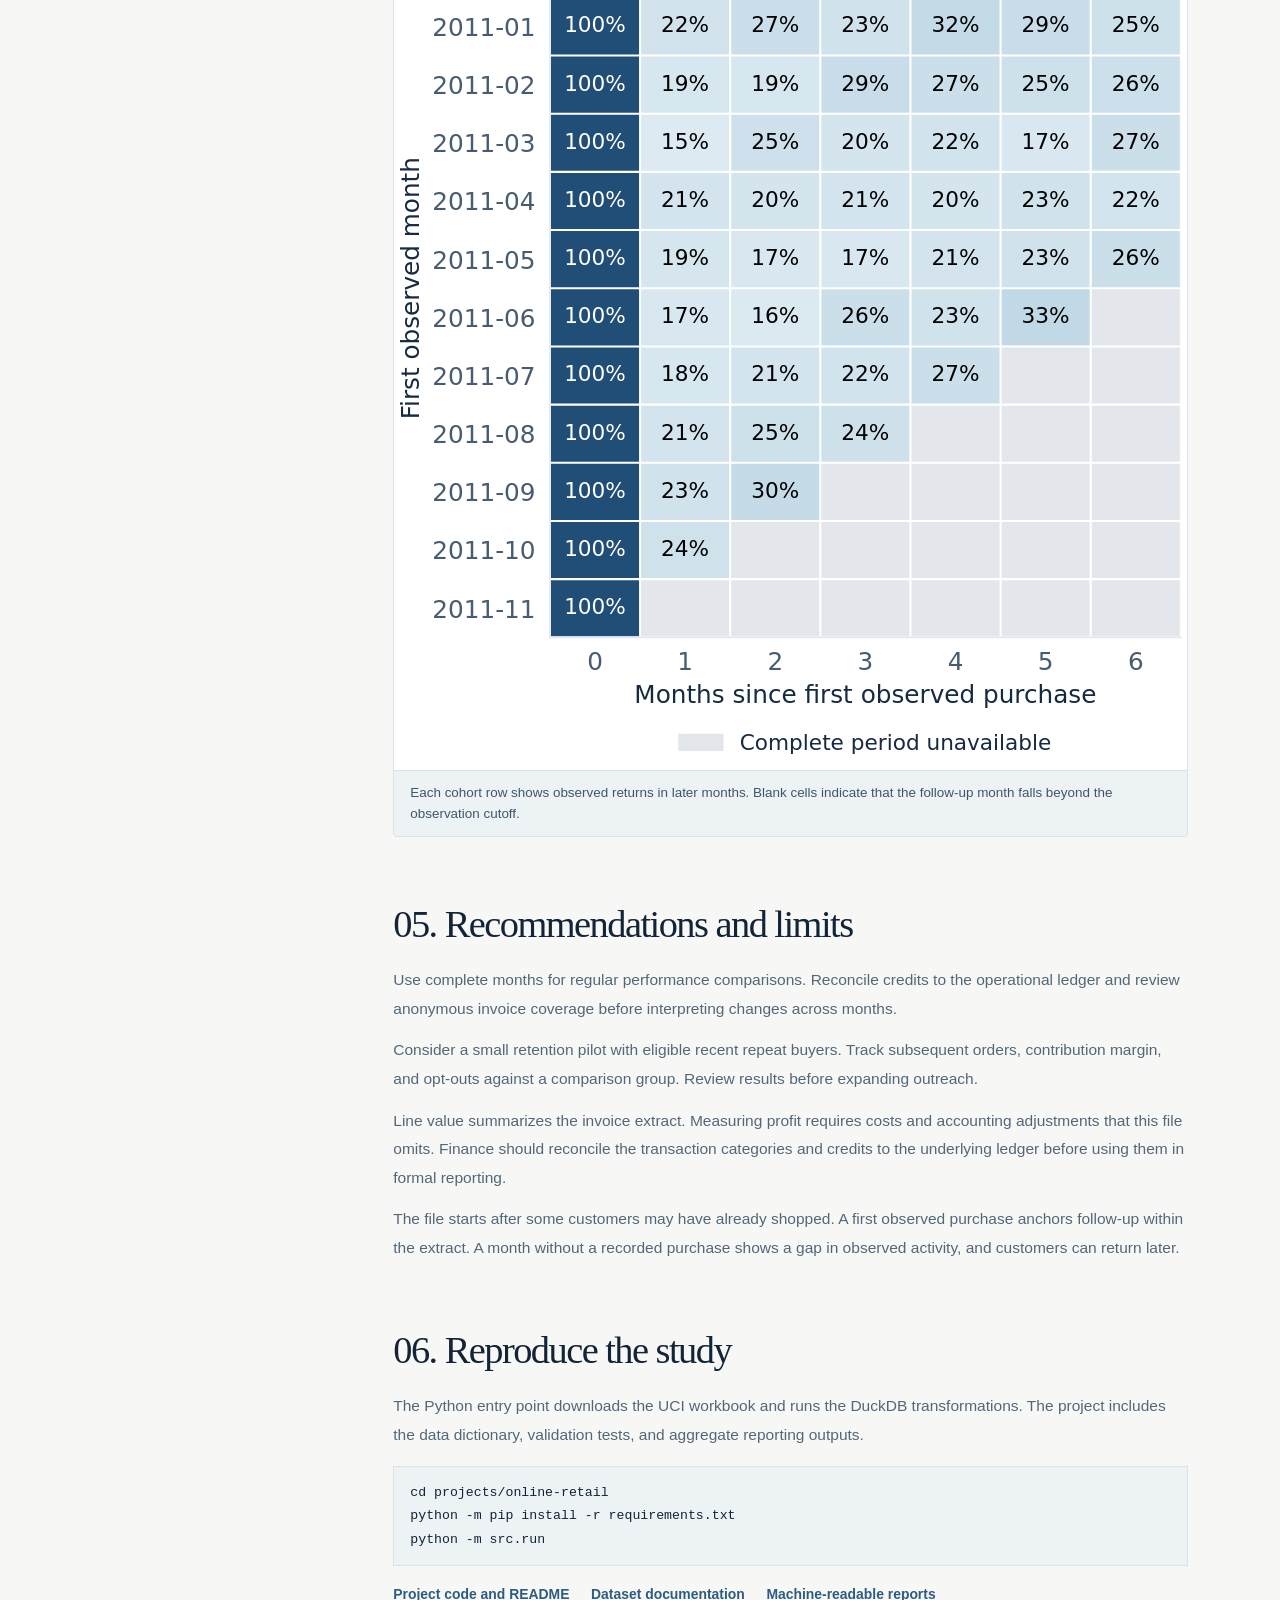
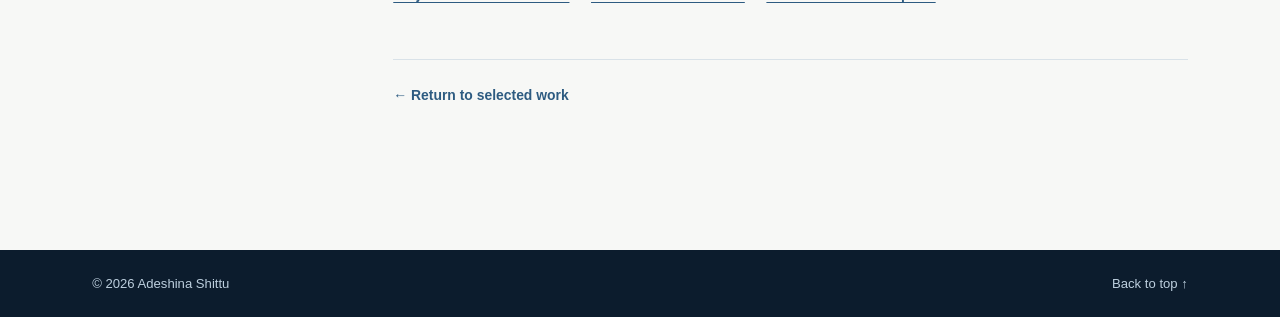
<file: docs/case-studies/online-retail.html>
<!doctype html>
<html lang="en">
<head>
  <meta charset="utf-8">
  <meta name="viewport" content="width=device-width, initial-scale=1">
  <title>Retail Analytics &amp; Customer Segmentation | Adeshina Shittu</title>
  <meta name="description" content="A reproducible DuckDB pipeline that separates retail sales from credits and turns public Online Retail invoices into monthly, customer segment, and repeat-purchase reports.">
  <meta name="theme-color" content="#f7f8f6">
  <meta property="og:type" content="website">
  <meta property="og:title" content="Retail Analytics &amp; Customer Segmentation | Adeshina Shittu">
  <meta property="og:description" content="An end-to-end public-data case study on retail line value, rule-based RFM segments, and first-observed purchase cohorts.">
  <meta property="og:url" content="https://asshittu.github.io/Projects/case-studies/online-retail.html">
  <link rel="canonical" href="https://asshittu.github.io/Projects/case-studies/online-retail.html">
  <link rel="icon" href="../assets/portfolio/favicon.png" type="image/png">
  <link rel="stylesheet" href="../assets/css/portfolio.css">
  <link rel="stylesheet" href="../assets/css/case-study.css">
  <link rel="stylesheet" href="../assets/css/bank-marketing.css">
  <script src="../assets/js/portfolio.js" defer></script>
</head>
<body class="case-study bank-study" id="top">
  <a class="skip-link" href="#main-content">Skip to content</a>
  <header class="site-header">
    <div class="shell header-inner">
      <a class="site-brand" href="../index.html" aria-label="Adeshina Shittu home">
        <span class="brand-mark" aria-hidden="true"><i></i><i></i><i></i><i></i></span>
        <span>Adeshina Shittu<span class="brand-period">.</span></span>
      </a>
      <button class="nav-toggle" type="button" aria-controls="site-nav" aria-expanded="false" hidden>
        <span>Menu</span><span aria-hidden="true">☰</span>
      </button>
      <nav id="site-nav" class="site-nav" aria-label="Main navigation">
        <a href="../index.html#about">About</a>
        <a href="../index.html#experience">Experience</a>
        <a href="../index.html#projects">Projects</a>
        <a href="../index.html#skills">Skills</a>
        <a href="../index.html#contact">Contact</a>
        <a class="button button-primary nav-contact" href="../index.html#contact">Let’s connect <span class="arrow-up-right" aria-hidden="true"></span></a>
      </nav>
    </div>
  </header>

  <main id="main-content" class="shell case-main" tabindex="-1">
    <header class="case-intro">
      <nav class="case-breadcrumb" aria-label="Breadcrumb">
        <a href="../index.html#projects"><span aria-hidden="true">← </span>Back to projects</a>
        <span aria-hidden="true"> / </span>
        <span aria-current="page">Online retail</span>
      </nav>
      <p class="case-eyebrow">Case study / Retail analytics</p>
      <h1>Retail analytics <em>&amp; customer segmentation.</em></h1>
      <p class="case-lede">Turn a year of retail invoice lines into monthly sales and credit reporting, customer segments, and repeat-purchase cohorts.</p>
      <ul class="case-tags" role="list" aria-label="Topics">
        <li>DuckDB</li>
        <li>SQL</li>
        <li>RFM segmentation</li>
        <li>Cohort analysis</li>
      </ul>
      <aside class="case-status" aria-label="Project status">
        <strong>Completed study</strong>
        <p>Reconciled DuckDB marts and observed customer activity from the UCI workbook.</p>
      </aside>
      <div class="button-row bank-hero-links">
        <a class="button button-primary" href="#results">Explore results</a>
        <a class="button button-outline" href="https://github.com/asshittu/Projects/tree/e42dbfca5bc6b3ae419f3531f8fa01ea7b6ed712/projects/online-retail">View source code <span class="arrow-up-right" aria-hidden="true"></span></a>
      </div>
    </header>

    <div class="case-layout">
      <nav class="case-contents" aria-label="On this page">
        <ol role="list">
          <li><a href="#problem">01 / Business question</a></li>
          <li><a href="#data">02 / Data and observation window</a></li>
          <li><a href="#workflow">03 / SQL workflow</a></li>
          <li><a href="#results">04 / Retail reporting results</a></li>
          <li><a href="#recommendations">05 / Recommendations</a></li>
          <li><a href="#reproduce">06 / Reproduce the study</a></li>
        </ol>
      </nav>

      <article class="case-article" aria-label="Online retail analytics case study">
        <section id="problem" aria-labelledby="retail-problem-title">
          <h2 id="retail-problem-title">01. The business question</h2>
          <p>A retail operations team needs a consistent view of recorded sales and credits. A customer marketing team needs to know which identifiable shoppers bought recently, returned for another order, and had higher net recorded value.</p>
          <p>The pipeline builds both views from the same classified invoice lines so the impact of cancelled invoices and missing customer IDs is visible.</p>
        </section>

        <section id="data" aria-labelledby="retail-data-title">
          <h2 id="retail-data-title">02. Data and observation window</h2>
          <p>UCI Online Retail contains 541,909 invoice lines from a UK-based online retailer, recorded December 1, 2010 through December 9, 2011. The file includes invoice and item codes, quantity, unit price in pounds sterling, invoice timestamps, country, and customer IDs where recorded.</p>
          <p>The customer snapshot uses December 1, 2011 as its cutoff. Monthly trend and cohort comparisons stop at November 2011 so their final month has a full observation window. Reconciliation retains all source lines and keeps the partial month visible as part of the import.</p>
          <p class="bank-credit">Daqing Chen (2015), Online Retail, UCI Machine Learning Repository. Accessed November 18, 2026. <a href="https://archive.ics.uci.edu/dataset/352/online+retail">UCI Online Retail</a> · <a href="https://doi.org/10.24432/C5BW33">DOI 10.24432/C5BW33</a> · <a href="https://creativecommons.org/licenses/by/4.0/">CC BY 4.0</a></p>
        </section>

        <section id="workflow" aria-labelledby="retail-workflow-title">
          <h2 id="retail-workflow-title">03. SQL from invoice lines to reports</h2>
          <ol class="case-steps" role="list">
            <li>Ingest the workbook</li>
            <li>Classify each line</li>
            <li>Summarize by month</li>
            <li>Build customer segments</li>
            <li>Measure repeat purchase</li>
          </ol>
          <h3 class="bank-subheading">Reconcile sales and credits</h3>
          <p>A sale line has positive quantity, positive unit price, and an invoice code without the <code>C</code> cancellation prefix. A credit line has negative quantity, positive unit price, and a <code>C</code> invoice code. The pipeline reports zero-value lines, administrative and nonstandard codes, and negative quantities without a cancellation code separately. The data dictionary provides the exact exclusions. Recognized line value multiplies quantity by unit price. Monthly net line value subtracts credit magnitude from gross sale value.</p>
          <p>Eligible lines without a customer ID contribute to financial summaries. The customer-level marts use only identified records to avoid treating anonymous invoices as one shopper. The public reports contain aggregates.</p>
          <h3 class="bank-subheading">Build a customer snapshot</h3>
          <p>Recency is the number of days since a customer’s last recognized sale, frequency counts distinct qualifying invoices, and monetary value uses recognized sales minus credits. The rule-based segments combine whether the latest purchase was within 30 days, whether the customer had at least two purchase invoices, and whether net value was at least the eligible-customer median.</p>
          <h3 class="bank-subheading">Track first-observed purchase cohorts</h3>
          <p>Customers enter a cohort in the month of their first observed qualifying purchase. Repeat purchase rates count the share who made a qualifying purchase in each later month. The fixed cutoff leaves more follow-up time for earlier cohorts and fewer observable months for recent ones.</p>
        </section>

        <section id="results" aria-labelledby="retail-results-title">
          <h2 id="retail-results-title">04. Retail reporting results</h2>
          <p class="bank-callout">The commercial ledger reconciled £10,563,520.52 in gross paid line value and £490,663.71 in posted credits to £10,072,856.81 in net recorded line value. The extract contains 19,852 distinct paid invoices.</p>
          <h3 class="bank-subheading">Ledger reconciliation</h3>
          <p>The pipeline classified all 541,909 source lines. It counted 529,765 sale lines and 8,833 credit lines and isolated 3,311 excluded lines. Customer ID was missing on 135,080 source lines. Eligible lines with missing IDs contributed £1,700,940.89 to recorded net value.</p>
          <p>November 2011 had the highest net line value of the complete months, at £1,480,295.72. The partial December 2011 figure was £464,172.32 through December 9. Use the complete months for month-to-month comparisons.</p>
          <figure class="bank-figure">
            <img src="../assets/online-retail/monthly-line-values.svg" alt="Gross sales and net recorded line value by month, with partial December 2011 marked separately." loading="lazy" decoding="async">
            <figcaption>Monthly line value separates qualifying sales and credits. The trend connects fully observed months through November 2011. A separate marker identifies partial December.</figcaption>
          </figure>
          <h3 class="bank-subheading">Customer segmentation snapshot</h3>
          <p>The customer snapshot contains 4,293 identified buyers with a qualifying paid invoice. The monetary threshold was the observed net value median, £642.81. The recent high-value repeat segment contained 1,130 customers.</p>
          <div class="bank-table-scroll" role="region" aria-labelledby="retail-segment-caption" tabindex="0">
            <table class="bank-table">
              <caption id="retail-segment-caption">Observed segments before December 1, 2011. Currency is rounded to pounds and pence.</caption>
              <thead><tr><th scope="col">RFM segment</th><th scope="col">Customers</th><th scope="col">Median days since purchase</th><th scope="col">Median paid invoices</th><th scope="col">Median net value</th></tr></thead>
              <tbody>
                <tr><th scope="row">Recent high-value repeat</th><td>1,130</td><td>11</td><td>6</td><td>£2,043.16</td></tr>
                <tr><th scope="row">Other recent</th><td>531</td><td>15</td><td>1</td><td>£344.00</td></tr>
                <tr><th scope="row">Earlier repeat</th><td>1,358</td><td>78</td><td>3</td><td>£849.44</td></tr>
                <tr><th scope="row">Earlier single-invoice</th><td>1,274</td><td>174</td><td>1</td><td>£254.78</td></tr>
              </tbody>
            </table>
          </div>
          <figure class="bank-figure">
            <img src="../assets/online-retail/rfm-segments.svg" alt="Identified customer counts across rule-based recency, frequency, and monetary-value segments." loading="lazy" decoding="async">
            <figcaption>The segment snapshot uses only qualifying customer histories recorded before December 1, 2011.</figcaption>
          </figure>
          <h3 class="bank-subheading">Repeat purchase activity</h3>
          <p>Among 884 customers first observed in December 2010, 323 made a qualifying purchase in the next month (36.5%). A first observed purchase only anchors the cohort in this file.</p>
          <figure class="bank-figure">
            <img src="../assets/online-retail/cohort-repeat.svg" alt="Repeat purchase rates by first observed purchase month and months since that purchase." loading="lazy" decoding="async">
            <figcaption>Each cohort row shows observed returns in later months. Blank cells indicate that the follow-up month falls beyond the observation cutoff.</figcaption>
          </figure>
        </section>

        <section id="recommendations" aria-labelledby="retail-recommendations-title">
          <h2 id="retail-recommendations-title">05. Recommendations and limits</h2>
          <p>Use complete months for regular performance comparisons. Reconcile credits to the operational ledger and review anonymous invoice coverage before interpreting changes across months.</p>
          <p>Consider a small retention pilot with eligible recent repeat buyers. Track subsequent orders, contribution margin, and opt-outs against a comparison group. Review results before expanding outreach.</p>
          <p>Line value summarizes the invoice extract. Measuring profit requires costs and accounting adjustments that this file omits. Finance should reconcile the transaction categories and credits to the underlying ledger before using them in formal reporting.</p>
          <p>The file starts after some customers may have already shopped. A first observed purchase anchors follow-up within the extract. A month without a recorded purchase shows a gap in observed activity, and customers can return later.</p>
        </section>

        <section id="reproduce" aria-labelledby="retail-reproduce-title">
          <h2 id="retail-reproduce-title">06. Reproduce the study</h2>
          <p>The Python entry point downloads the UCI workbook and runs the DuckDB transformations. The project includes the data dictionary, validation tests, and aggregate reporting outputs.</p>
          <pre class="bank-command"><code>cd projects/online-retail
python -m pip install -r requirements.txt
python -m src.run</code></pre>
          <ul class="bank-resource-links" role="list">
            <li><a href="https://github.com/asshittu/Projects/tree/e42dbfca5bc6b3ae419f3531f8fa01ea7b6ed712/projects/online-retail">Project code and README</a></li>
            <li><a href="https://github.com/asshittu/Projects/blob/e42dbfca5bc6b3ae419f3531f8fa01ea7b6ed712/projects/online-retail/DATASET.md">Dataset documentation</a></li>
            <li><a href="https://github.com/asshittu/Projects/tree/e42dbfca5bc6b3ae419f3531f8fa01ea7b6ed712/projects/online-retail/reports">Machine-readable reports</a></li>
          </ul>
        </section>

        <p class="case-return"><a href="../index.html#projects"><span aria-hidden="true">← </span>Return to selected work</a></p>
      </article>
    </div>
  </main>

  <footer class="site-footer">
    <div class="shell footer-inner">
      <small>© 2026 Adeshina Shittu</small>
      <a href="#top">Back to top <span aria-hidden="true">↑</span></a>
    </div>
  </footer>
</body>
</html>
</file>
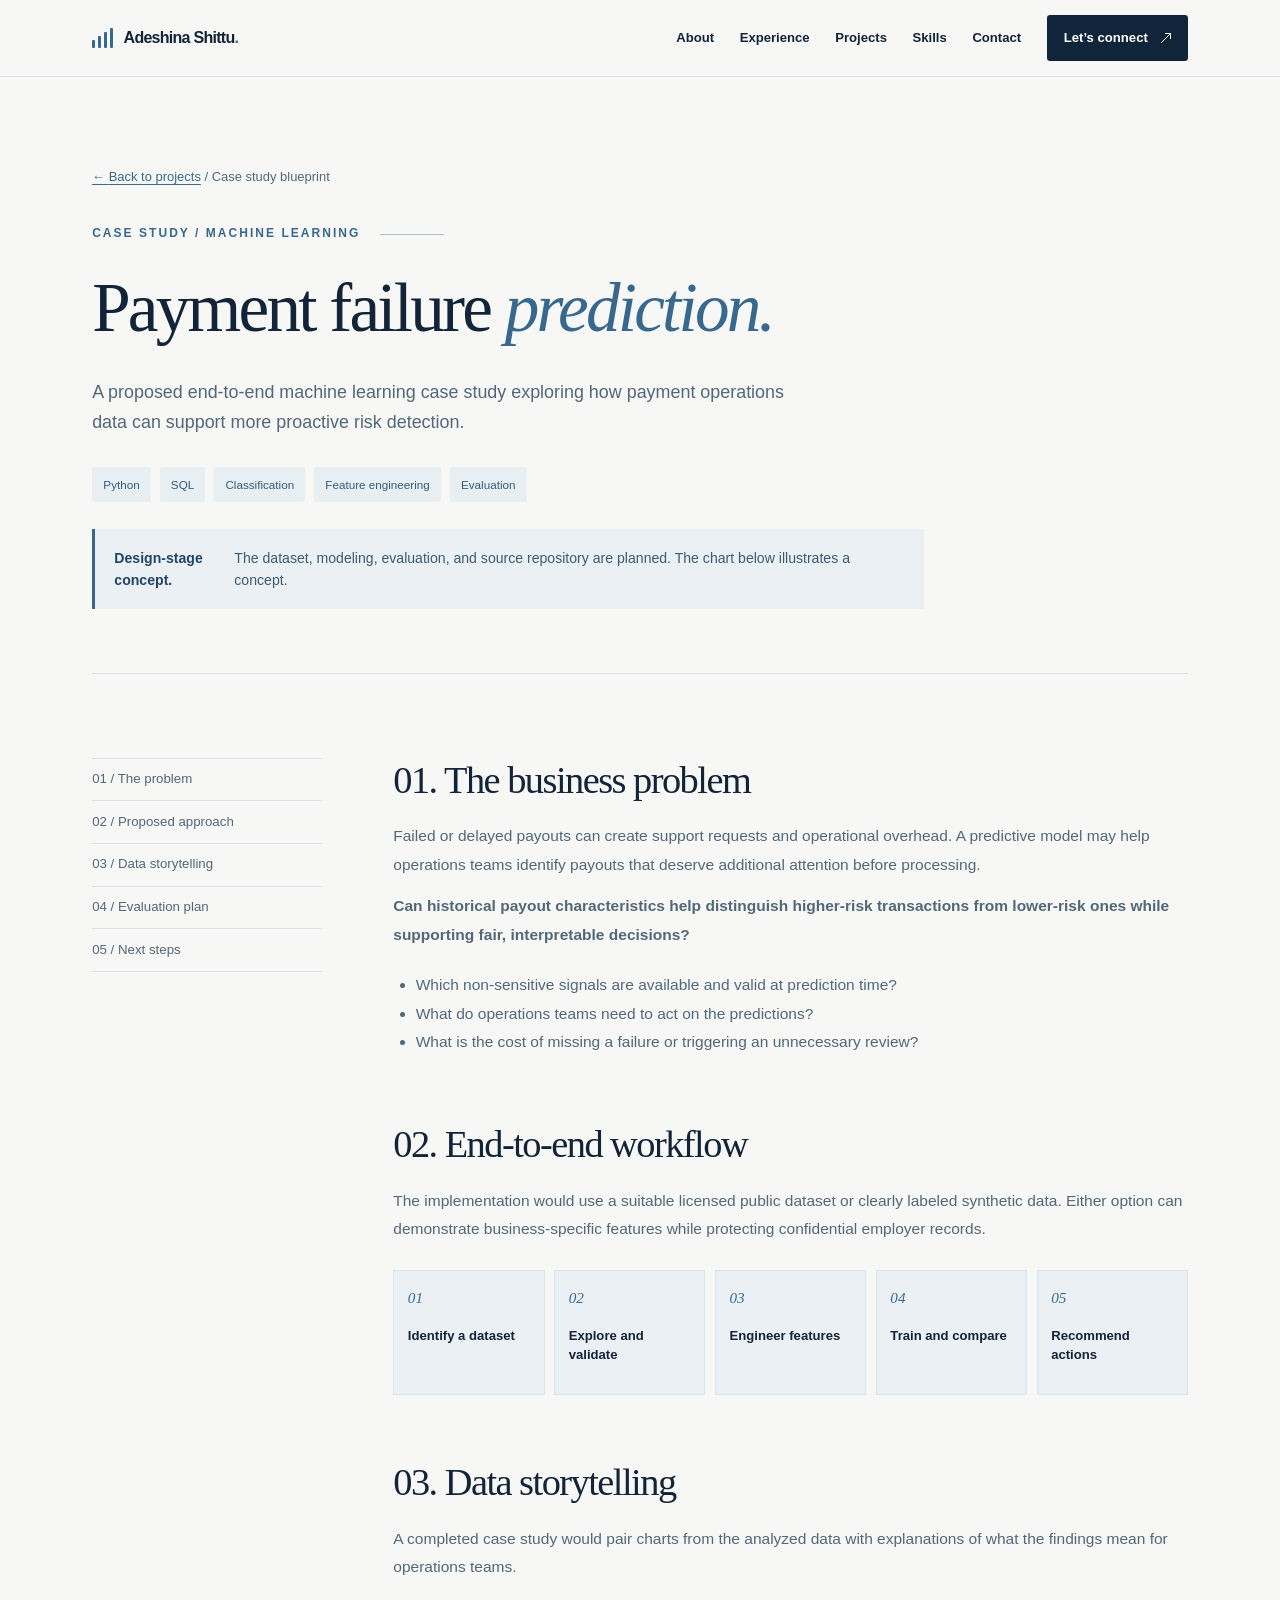
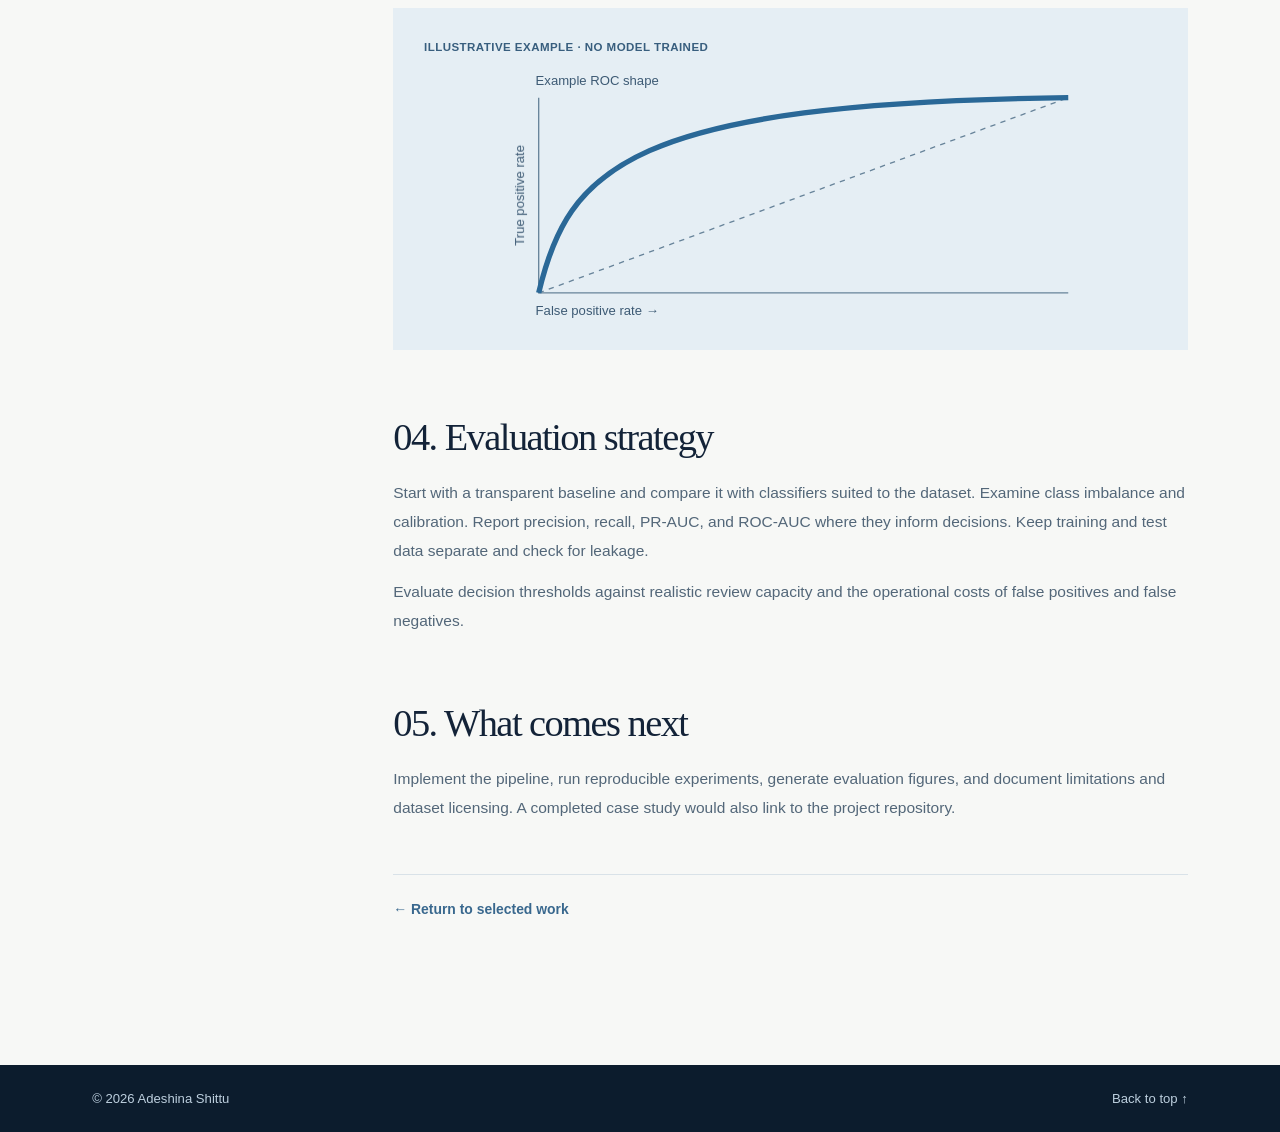
<file: docs/case-studies/payment-failure.html>
<!doctype html>
<html lang="en">
<head>
  <meta charset="utf-8">
  <meta name="viewport" content="width=device-width, initial-scale=1">
  <title>Payment Failure Prediction | Adeshina Shittu</title>
  <meta name="description" content="A case-study blueprint for using payment operations data to identify payouts that may warrant additional review.">
  <meta name="theme-color" content="#f7f8f6">
  <meta property="og:type" content="website">
  <meta property="og:title" content="Payment Failure Prediction | Adeshina Shittu">
  <meta property="og:description" content="A proposed machine learning case study for payment operations, from dataset selection to evaluation and decision-making.">
  <meta property="og:url" content="https://asshittu.github.io/Projects/case-studies/payment-failure.html">
  <link rel="canonical" href="https://asshittu.github.io/Projects/case-studies/payment-failure.html">
  <link rel="icon" href="../assets/portfolio/favicon.png" type="image/png">
  <link rel="stylesheet" href="../assets/css/portfolio.css">
  <link rel="stylesheet" href="../assets/css/case-study.css">
  <script src="../assets/js/portfolio.js" defer></script>
</head>
<body class="case-study" id="top">
  <a class="skip-link" href="#main-content">Skip to content</a>
  <header class="site-header">
    <div class="shell header-inner">
      <a class="site-brand" href="../index.html" aria-label="Adeshina Shittu home">
        <span class="brand-mark" aria-hidden="true"><i></i><i></i><i></i><i></i></span>
        <span>Adeshina Shittu<span class="brand-period">.</span></span>
      </a>
      <button class="nav-toggle" type="button" aria-controls="site-nav" aria-expanded="false" hidden>
        <span>Menu</span><span aria-hidden="true">☰</span>
      </button>
      <nav id="site-nav" class="site-nav" aria-label="Main navigation">
        <a href="../index.html#about">About</a>
        <a href="../index.html#experience">Experience</a>
        <a href="../index.html#projects">Projects</a>
        <a href="../index.html#skills">Skills</a>
        <a href="../index.html#contact">Contact</a>
        <a class="button button-primary nav-contact" href="../index.html#contact">Let’s connect <span class="arrow-up-right" aria-hidden="true"></span></a>
      </nav>
    </div>
  </header>

  <main id="main-content" class="shell case-main" tabindex="-1">
    <header class="case-intro">
      <nav class="case-breadcrumb" aria-label="Breadcrumb">
        <a href="../index.html#projects"><span aria-hidden="true">← </span>Back to projects</a>
        <span aria-hidden="true"> / </span>
        <span aria-current="page">Case study blueprint</span>
      </nav>
      <p class="case-eyebrow">Case study / Machine learning</p>
      <h1>Payment failure <em>prediction.</em></h1>
      <p class="case-lede">A proposed end-to-end machine learning case study exploring how payment operations data can support more proactive risk detection.</p>
      <ul class="case-tags" role="list" aria-label="Topics">
        <li>Python</li>
        <li>SQL</li>
        <li>Classification</li>
        <li>Feature engineering</li>
        <li>Evaluation</li>
      </ul>
      <aside class="case-status" aria-label="Project status">
        <strong>Design-stage concept.</strong>
        <p>The dataset, modeling, evaluation, and source repository are planned. The chart below illustrates a concept.</p>
      </aside>
    </header>

    <div class="case-layout">
      <nav class="case-contents" aria-label="On this page">
        <ol role="list">
          <li><a href="#problem">01 / The problem</a></li>
          <li><a href="#workflow">02 / Proposed approach</a></li>
          <li><a href="#storytelling">03 / Data storytelling</a></li>
          <li><a href="#evaluation">04 / Evaluation plan</a></li>
          <li><a href="#next">05 / Next steps</a></li>
        </ol>
      </nav>

      <article class="case-article" aria-label="Case study blueprint">
        <section id="problem" aria-labelledby="case-problem-title">
          <h2 id="case-problem-title">01. The business problem</h2>
          <p>Failed or delayed payouts can create support requests and operational overhead. A predictive model may help operations teams identify payouts that deserve additional attention before processing.</p>
          <p><strong>Can historical payout characteristics help distinguish higher-risk transactions from lower-risk ones while supporting fair, interpretable decisions?</strong></p>
          <ul class="case-questions">
            <li>Which non-sensitive signals are available and valid at prediction time?</li>
            <li>What do operations teams need to act on the predictions?</li>
            <li>What is the cost of missing a failure or triggering an unnecessary review?</li>
          </ul>
        </section>

        <section id="workflow" aria-labelledby="case-workflow-title">
          <h2 id="case-workflow-title">02. End-to-end workflow</h2>
          <p>The implementation would use a suitable licensed public dataset or clearly labeled synthetic data. Either option can demonstrate business-specific features while protecting confidential employer records.</p>
          <ol class="case-steps" role="list">
            <li>Identify a dataset</li>
            <li>Explore and validate</li>
            <li>Engineer features</li>
            <li>Train and compare</li>
            <li>Recommend actions</li>
          </ol>
        </section>

        <section id="storytelling" aria-labelledby="case-story-title">
          <h2 id="case-story-title">03. Data storytelling</h2>
          <p>A completed case study would pair charts from the analyzed data with explanations of what the findings mean for operations teams.</p>
          <figure class="case-figure">
            <figcaption>Illustrative example · No model trained</figcaption>
            <div class="case-chart">
              <span class="case-chart-title" aria-hidden="true">Example ROC shape</span>
              <span class="case-chart-y" aria-hidden="true">True positive rate</span>
              <svg class="case-roc" xmlns="http://www.w3.org/2000/svg" viewBox="0 0 400 150" role="img" aria-labelledby="case-roc-title" aria-describedby="case-roc-desc">
                <title id="case-roc-title">Example receiver operating characteristic curve</title>
                <desc id="case-roc-desc">A conceptual curve rises above a dashed diagonal baseline, illustrating true positive rate plotted against false positive rate. The lines represent no measured results.</desc>
                <path class="case-roc-axis" d="M2 2V148H398" />
                <path class="case-roc-baseline" d="M2 148 398 2" />
                <path class="case-roc-curve" d="M2 148C24 55 69 6 398 2" />
              </svg>
              <span class="case-chart-x" aria-hidden="true">False positive rate <span>→</span></span>
            </div>
          </figure>
        </section>

        <section id="evaluation" aria-labelledby="case-eval-title">
          <h2 id="case-eval-title">04. Evaluation strategy</h2>
          <p>Start with a transparent baseline and compare it with classifiers suited to the dataset. Examine class imbalance and calibration. Report precision, recall, PR-AUC, and ROC-AUC where they inform decisions. Keep training and test data separate and check for leakage.</p>
          <p>Evaluate decision thresholds against realistic review capacity and the operational costs of false positives and false negatives.</p>
        </section>

        <section id="next" aria-labelledby="case-next-title">
          <h2 id="case-next-title">05. What comes next</h2>
          <p>Implement the pipeline, run reproducible experiments, generate evaluation figures, and document limitations and dataset licensing. A completed case study would also link to the project repository.</p>
        </section>

        <p class="case-return"><a href="../index.html#projects"><span aria-hidden="true">← </span>Return to selected work</a></p>
      </article>
    </div>
  </main>

  <footer class="site-footer">
    <div class="shell footer-inner">
      <small>© 2026 Adeshina Shittu</small>
      <a href="#top">Back to top <span aria-hidden="true">↑</span></a>
    </div>
  </footer>
</body>
</html>
</file>
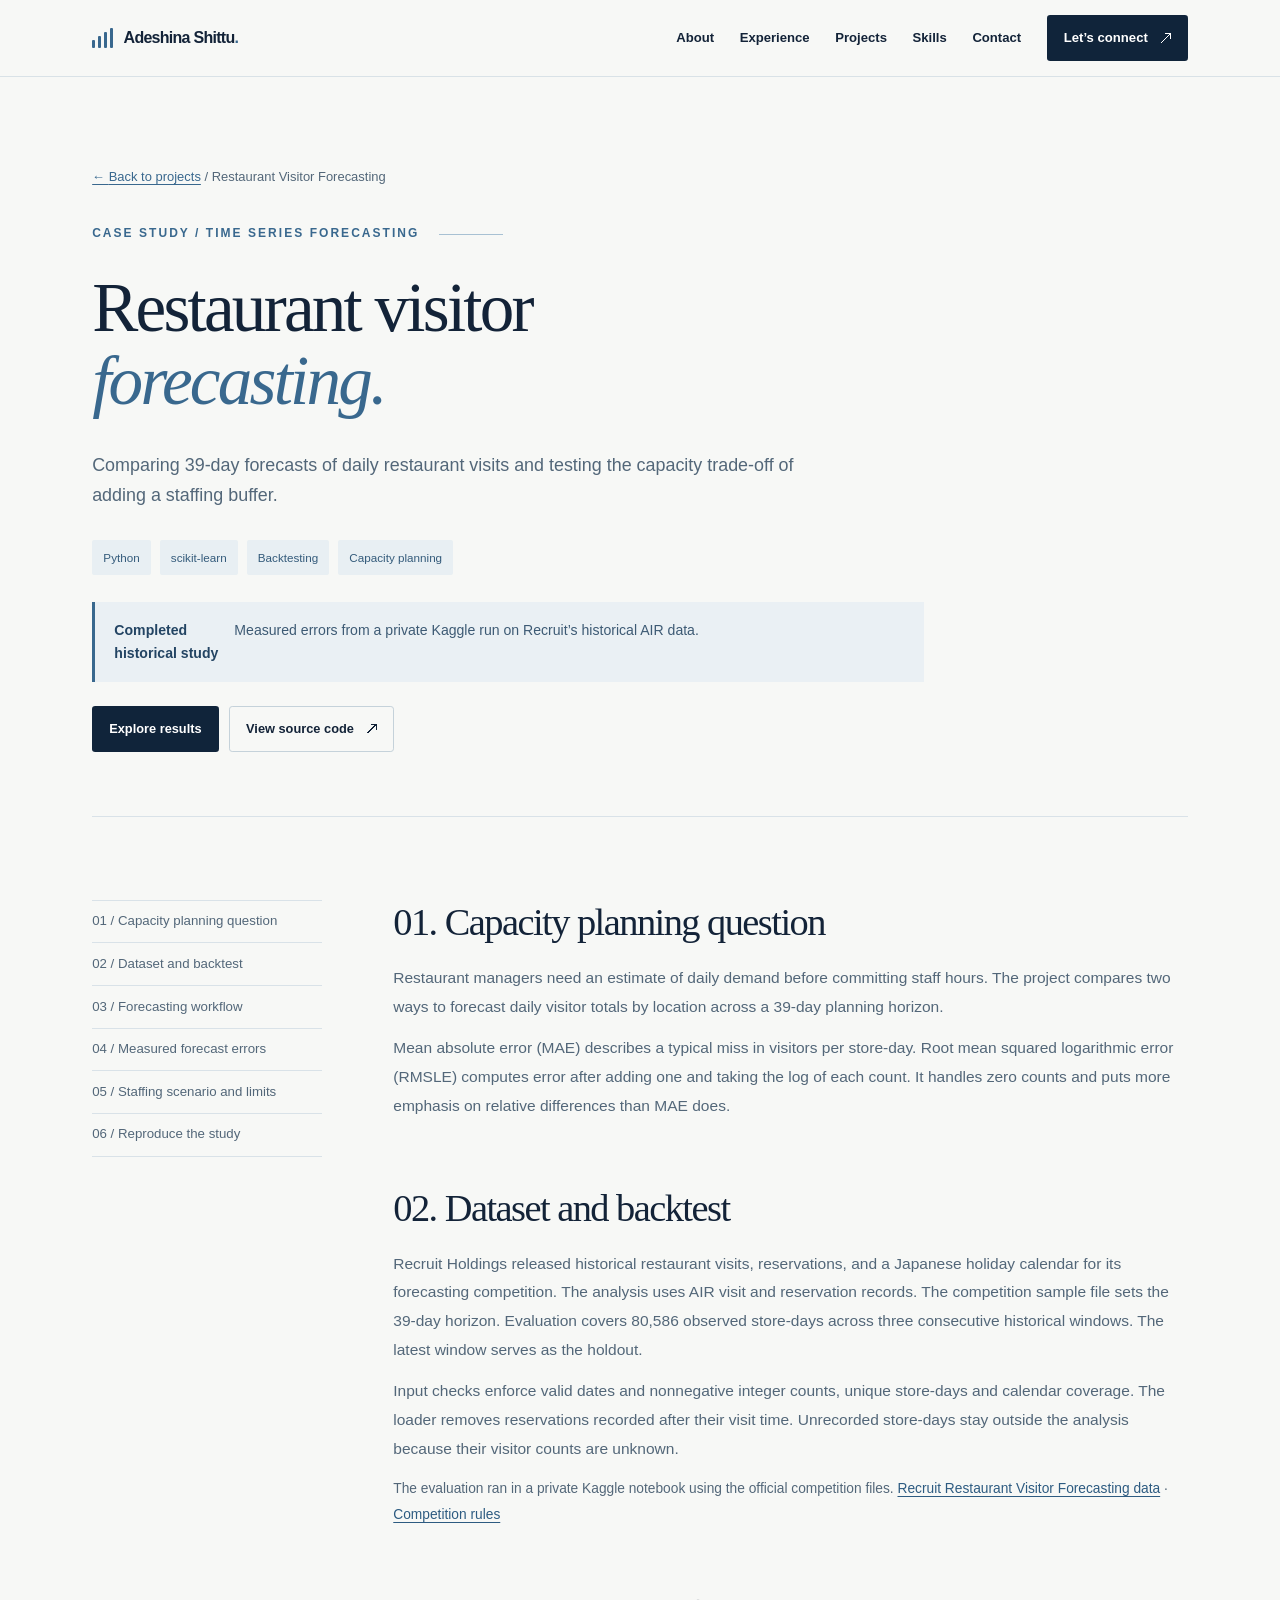
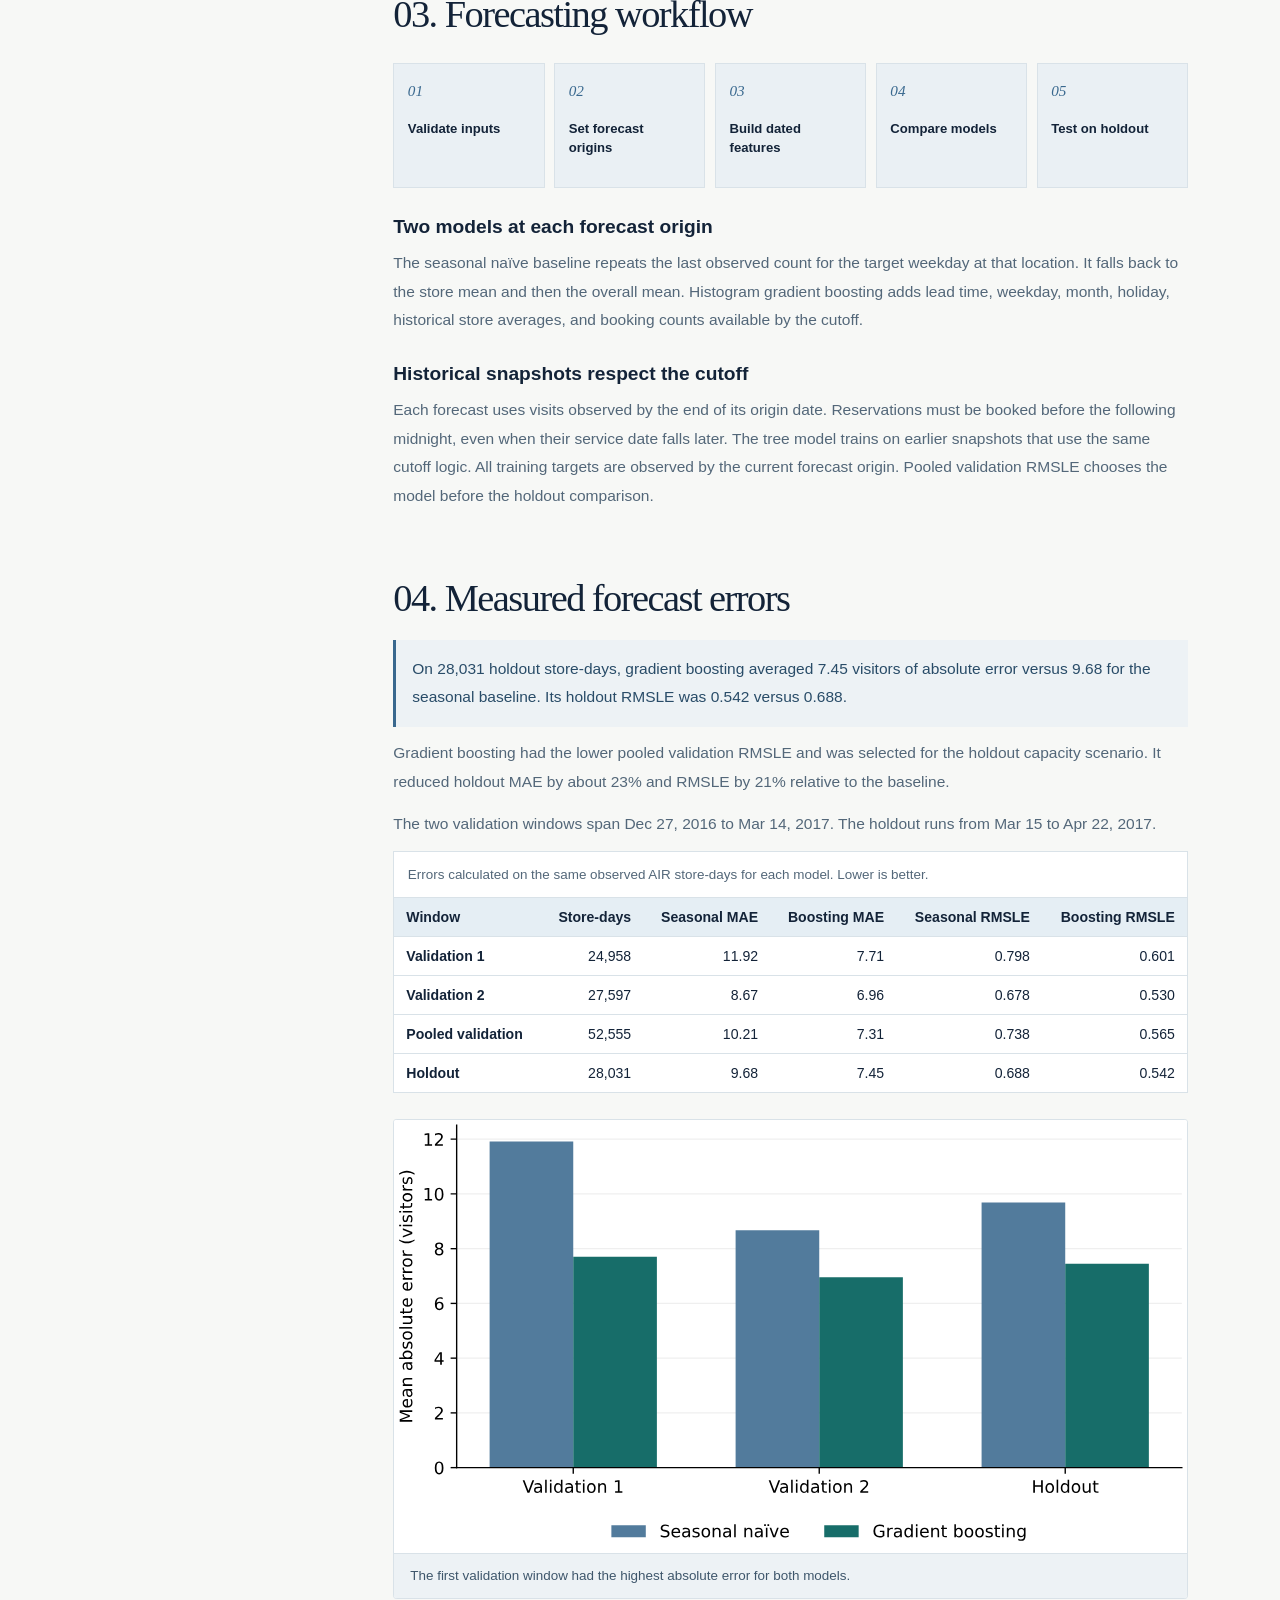
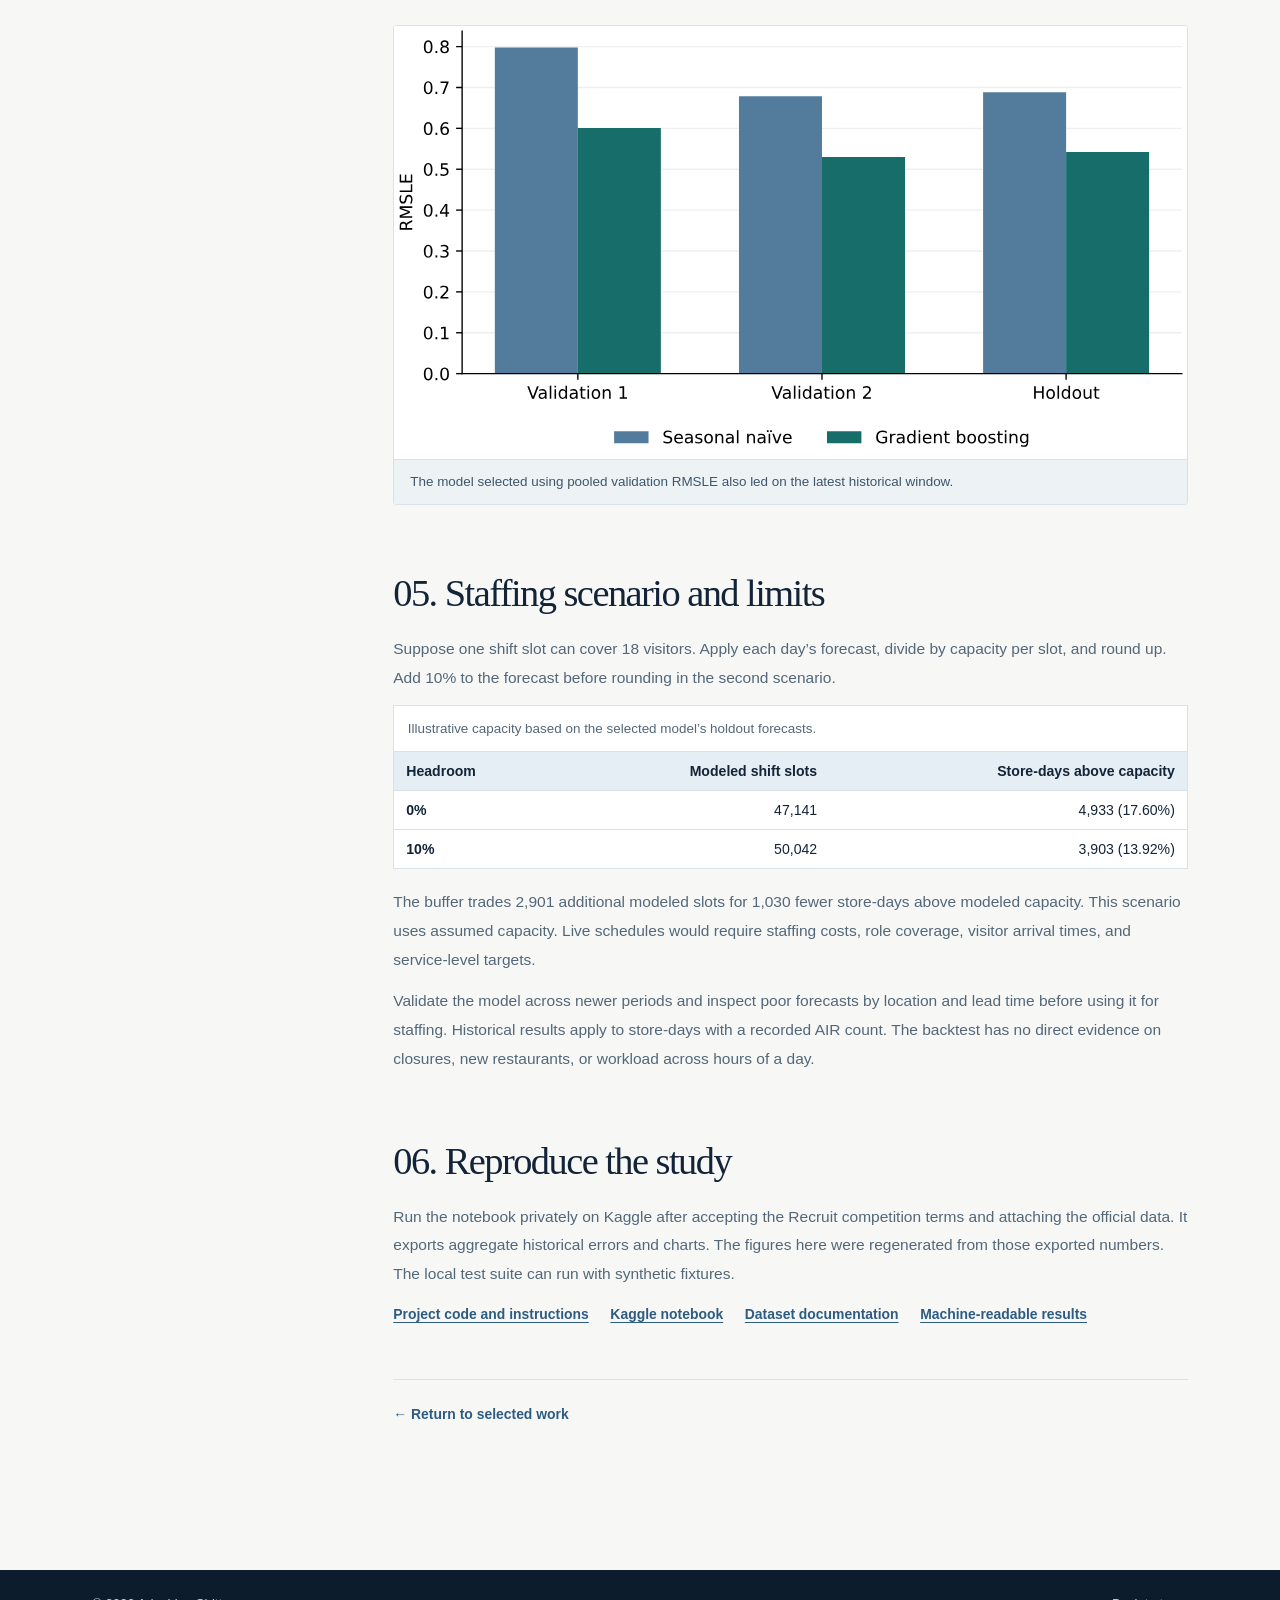
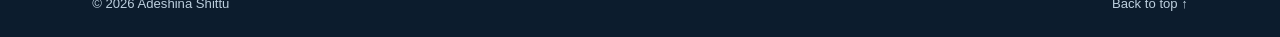
<file: docs/case-studies/restaurant-forecasting.html>
<!doctype html>
<html lang="en">
<head>
  <meta charset="utf-8">
  <meta name="viewport" content="width=device-width, initial-scale=1">
  <title>Restaurant Visitor Forecasting | Adeshina Shittu</title>
  <meta name="description" content="Comparing 39-day forecasts of daily restaurant visits and testing the capacity trade-off of adding a staffing buffer.">
  <meta name="theme-color" content="#f7f8f6">
  <meta property="og:type" content="website">
  <meta property="og:title" content="Restaurant Visitor Forecasting | Adeshina Shittu">
  <meta property="og:description" content="Comparing 39-day forecasts of daily restaurant visits and testing the capacity trade-off of adding a staffing buffer.">
  <meta property="og:url" content="https://asshittu.github.io/Projects/case-studies/restaurant-forecasting.html">
  <link rel="canonical" href="https://asshittu.github.io/Projects/case-studies/restaurant-forecasting.html">
  <link rel="icon" href="../assets/portfolio/favicon.png" type="image/png">
  <link rel="stylesheet" href="../assets/css/portfolio.css">
  <link rel="stylesheet" href="../assets/css/case-study.css">
  <link rel="stylesheet" href="../assets/css/bank-marketing.css">
  <script src="../assets/js/portfolio.js" defer></script>
</head>
<body class="case-study bank-study" id="top">
  <a class="skip-link" href="#main-content">Skip to content</a>
  <header class="site-header">
    <div class="shell header-inner">
      <a class="site-brand" href="../index.html" aria-label="Adeshina Shittu home">
        <span class="brand-mark" aria-hidden="true"><i></i><i></i><i></i><i></i></span>
        <span>Adeshina Shittu<span class="brand-period">.</span></span>
      </a>
      <button class="nav-toggle" type="button" aria-controls="site-nav" aria-expanded="false" hidden>
        <span>Menu</span><span aria-hidden="true">☰</span>
      </button>
      <nav id="site-nav" class="site-nav" aria-label="Main navigation">
        <a href="../index.html#about">About</a>
        <a href="../index.html#experience">Experience</a>
        <a href="../index.html#projects">Projects</a>
        <a href="../index.html#skills">Skills</a>
        <a href="../index.html#contact">Contact</a>
        <a class="button button-primary nav-contact" href="../index.html#contact">Let’s connect <span class="arrow-up-right" aria-hidden="true"></span></a>
      </nav>
    </div>
  </header>

  <main id="main-content" class="shell case-main" tabindex="-1">
    <header class="case-intro">
      <nav class="case-breadcrumb" aria-label="Breadcrumb">
        <a href="../index.html#projects"><span aria-hidden="true">← </span>Back to projects</a>
        <span aria-hidden="true"> / </span>
        <span aria-current="page">Restaurant Visitor Forecasting</span>
      </nav>
      <p class="case-eyebrow">Case study / Time series forecasting</p>
      <h1>Restaurant visitor <em>forecasting.</em></h1>
      <p class="case-lede">Comparing 39-day forecasts of daily restaurant visits and testing the capacity trade-off of adding a staffing buffer.</p>
      <ul class="case-tags" role="list" aria-label="Topics">
        <li>Python</li>
        <li>scikit-learn</li>
        <li>Backtesting</li>
        <li>Capacity planning</li>
      </ul>
      <aside class="case-status" aria-label="Project status">
        <strong>Completed historical study</strong>
        <p>Measured errors from a private Kaggle run on Recruit’s historical AIR data.</p>
      </aside>
      <div class="button-row bank-hero-links">
        <a class="button button-primary" href="#results">Explore results</a>
        <a class="button button-outline" href="https://github.com/asshittu/Projects/tree/7404877b669f469625c9b48cf545a662a5ff65da/projects/restaurant-forecasting">View source code <span class="arrow-up-right" aria-hidden="true"></span></a>
      </div>
    </header>

    <div class="case-layout">
      <nav class="case-contents" aria-label="On this page">
        <ol role="list">
          <li><a href="#problem">01 / Capacity planning question</a></li>
          <li><a href="#data">02 / Dataset and backtest</a></li>
          <li><a href="#workflow">03 / Forecasting workflow</a></li>
          <li><a href="#results">04 / Measured forecast errors</a></li>
          <li><a href="#recommendations">05 / Staffing scenario and limits</a></li>
          <li><a href="#reproduce">06 / Reproduce the study</a></li>
        </ol>
      </nav>

      <article class="case-article" aria-label="Restaurant Visitor Forecasting case study">
        <section id="problem" aria-labelledby="restaurant-forecasting-problem-title">
          <h2 id="restaurant-forecasting-problem-title">01. Capacity planning question</h2>
          <p>Restaurant managers need an estimate of daily demand before committing staff hours. The project compares two ways to forecast daily visitor totals by location across a 39-day planning horizon.</p>
          <p>Mean absolute error (MAE) describes a typical miss in visitors per store-day. Root mean squared logarithmic error (RMSLE) computes error after adding one and taking the log of each count. It handles zero counts and puts more emphasis on relative differences than MAE does.</p>
        </section>

        <section id="data" aria-labelledby="restaurant-forecasting-data-title">
          <h2 id="restaurant-forecasting-data-title">02. Dataset and backtest</h2>
          <p>Recruit Holdings released historical restaurant visits, reservations, and a Japanese holiday calendar for its forecasting competition. The analysis uses AIR visit and reservation records. The competition sample file sets the 39-day horizon. Evaluation covers 80,586 observed store-days across three consecutive historical windows. The latest window serves as the holdout.</p>
          <p>Input checks enforce valid dates and nonnegative integer counts, unique store-days and calendar coverage. The loader removes reservations recorded after their visit time. Unrecorded store-days stay outside the analysis because their visitor counts are unknown.</p>
          <p class="bank-credit">The evaluation ran in a private Kaggle notebook using the official competition files. <a href="https://www.kaggle.com/competitions/recruit-restaurant-visitor-forecasting/data">Recruit Restaurant Visitor Forecasting data</a> · <a href="https://www.kaggle.com/competitions/recruit-restaurant-visitor-forecasting/rules">Competition rules</a></p>
        </section>

        <section id="workflow" aria-labelledby="restaurant-forecasting-workflow-title">
          <h2 id="restaurant-forecasting-workflow-title">03. Forecasting workflow</h2>
          <ol class="case-steps" role="list">
            <li>Validate inputs</li>
            <li>Set forecast origins</li>
            <li>Build dated features</li>
            <li>Compare models</li>
            <li>Test on holdout</li>
          </ol>
          <h3 class="bank-subheading">Two models at each forecast origin</h3>
          <p>The seasonal naïve baseline repeats the last observed count for the target weekday at that location. It falls back to the store mean and then the overall mean. Histogram gradient boosting adds lead time, weekday, month, holiday, historical store averages, and booking counts available by the cutoff.</p>
          <h3 class="bank-subheading">Historical snapshots respect the cutoff</h3>
          <p>Each forecast uses visits observed by the end of its origin date. Reservations must be booked before the following midnight, even when their service date falls later. The tree model trains on earlier snapshots that use the same cutoff logic. All training targets are observed by the current forecast origin. Pooled validation RMSLE chooses the model before the holdout comparison.</p>
        </section>

        <section id="results" aria-labelledby="restaurant-forecasting-results-title">
          <h2 id="restaurant-forecasting-results-title">04. Measured forecast errors</h2>
          <p class="bank-callout">On 28,031 holdout store-days, gradient boosting averaged 7.45 visitors of absolute error versus 9.68 for the seasonal baseline. Its holdout RMSLE was 0.542 versus 0.688.</p>
          <p>Gradient boosting had the lower pooled validation RMSLE and was selected for the holdout capacity scenario. It reduced holdout MAE by about 23% and RMSLE by 21% relative to the baseline.</p>
          <p>The two validation windows span Dec 27, 2016 to Mar 14, 2017. The holdout runs from Mar 15 to Apr 22, 2017.</p>
          <div class="bank-table-scroll" role="region" aria-labelledby="forecast-errors-caption" tabindex="0">
            <table class="bank-table">
              <caption id="forecast-errors-caption">Errors calculated on the same observed AIR store-days for each model. Lower is better.</caption>
              <thead><tr><th scope="col">Window</th><th scope="col">Store-days</th><th scope="col">Seasonal MAE</th><th scope="col">Boosting MAE</th><th scope="col">Seasonal RMSLE</th><th scope="col">Boosting RMSLE</th></tr></thead>
              <tbody>
                <tr><th scope="row">Validation 1</th><td>24,958</td><td>11.92</td><td>7.71</td><td>0.798</td><td>0.601</td></tr>
                <tr><th scope="row">Validation 2</th><td>27,597</td><td>8.67</td><td>6.96</td><td>0.678</td><td>0.530</td></tr>
                <tr><th scope="row">Pooled validation</th><td>52,555</td><td>10.21</td><td>7.31</td><td>0.738</td><td>0.565</td></tr>
                <tr><th scope="row">Holdout</th><td>28,031</td><td>9.68</td><td>7.45</td><td>0.688</td><td>0.542</td></tr>
              </tbody>
            </table>
          </div>
          <figure class="bank-figure">
            <img src="../assets/restaurant-forecasting/mae-by-window.svg" alt="Mean absolute error for gradient boosting is below the seasonal baseline in all three windows." loading="lazy" decoding="async">
            <figcaption>The first validation window had the highest absolute error for both models.</figcaption>
          </figure>
          <figure class="bank-figure">
            <img src="../assets/restaurant-forecasting/rmsle-by-window.svg" alt="Gradient boosting has lower RMSLE in both validation windows and the holdout, where it scores 0.542 versus 0.688." loading="lazy" decoding="async">
            <figcaption>The model selected using pooled validation RMSLE also led on the latest historical window.</figcaption>
          </figure>
        </section>

        <section id="recommendations" aria-labelledby="restaurant-forecasting-recommendations-title">
          <h2 id="restaurant-forecasting-recommendations-title">05. Staffing scenario and limits</h2>
          <p>Suppose one shift slot can cover 18 visitors. Apply each day’s forecast, divide by capacity per slot, and round up. Add 10% to the forecast before rounding in the second scenario.</p>
          <div class="bank-table-scroll" role="region" aria-labelledby="forecast-capacity-caption" tabindex="0">
            <table class="bank-table">
              <caption id="forecast-capacity-caption">Illustrative capacity based on the selected model’s holdout forecasts.</caption>
              <thead><tr><th scope="col">Headroom</th><th scope="col">Modeled shift slots</th><th scope="col">Store-days above capacity</th></tr></thead>
              <tbody>
                <tr><th scope="row">0%</th><td>47,141</td><td>4,933 (17.60%)</td></tr>
                <tr><th scope="row">10%</th><td>50,042</td><td>3,903 (13.92%)</td></tr>
              </tbody>
            </table>
          </div>
          <p>The buffer trades 2,901 additional modeled slots for 1,030 fewer store-days above modeled capacity. This scenario uses assumed capacity. Live schedules would require staffing costs, role coverage, visitor arrival times, and service-level targets.</p>
          <p>Validate the model across newer periods and inspect poor forecasts by location and lead time before using it for staffing. Historical results apply to store-days with a recorded AIR count. The backtest has no direct evidence on closures, new restaurants, or workload across hours of a day.</p>
        </section>

        <section id="reproduce" aria-labelledby="restaurant-forecasting-reproduce-title">
          <h2 id="restaurant-forecasting-reproduce-title">06. Reproduce the study</h2>
          <p>Run the notebook privately on Kaggle after accepting the Recruit competition terms and attaching the official data. It exports aggregate historical errors and charts. The figures here were regenerated from those exported numbers. The local test suite can run with synthetic fixtures.</p>
          <ul class="bank-resource-links" role="list">
            <li><a href="https://github.com/asshittu/Projects/tree/7404877b669f469625c9b48cf545a662a5ff65da/projects/restaurant-forecasting">Project code and instructions</a></li>
            <li><a href="https://github.com/asshittu/Projects/blob/7404877b669f469625c9b48cf545a662a5ff65da/projects/restaurant-forecasting/restaurant-forecasting.ipynb">Kaggle notebook</a></li>
            <li><a href="https://github.com/asshittu/Projects/blob/7404877b669f469625c9b48cf545a662a5ff65da/projects/restaurant-forecasting/DATASET.md">Dataset documentation</a></li>
            <li><a href="https://github.com/asshittu/Projects/blob/7404877b669f469625c9b48cf545a662a5ff65da/projects/restaurant-forecasting/reports/metrics.json">Machine-readable results</a></li>
          </ul>
        </section>

        <p class="case-return"><a href="../index.html#projects"><span aria-hidden="true">← </span>Return to selected work</a></p>
      </article>
    </div>
  </main>

  <footer class="site-footer">
    <div class="shell footer-inner">
      <small>© 2026 Adeshina Shittu</small>
      <a href="#top">Back to top <span aria-hidden="true">↑</span></a>
    </div>
  </footer>
</body>
</html>
</file>
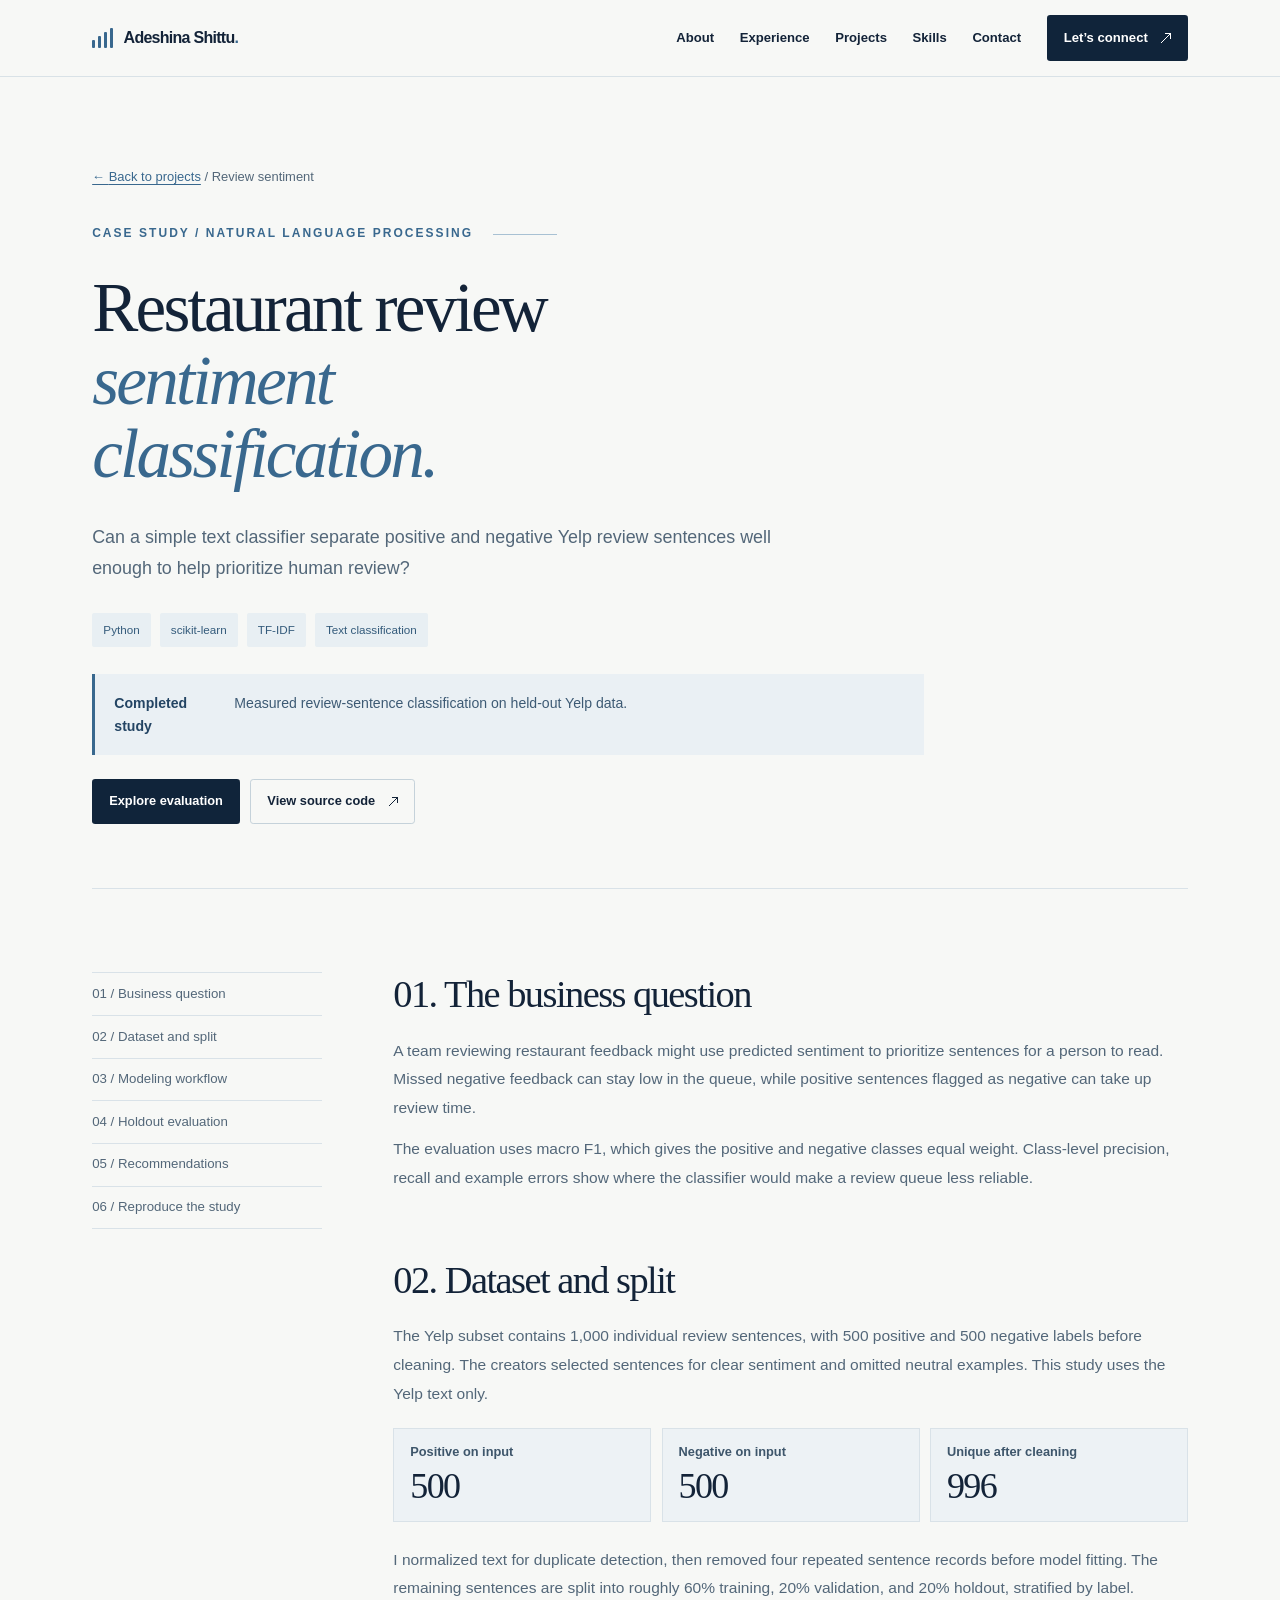
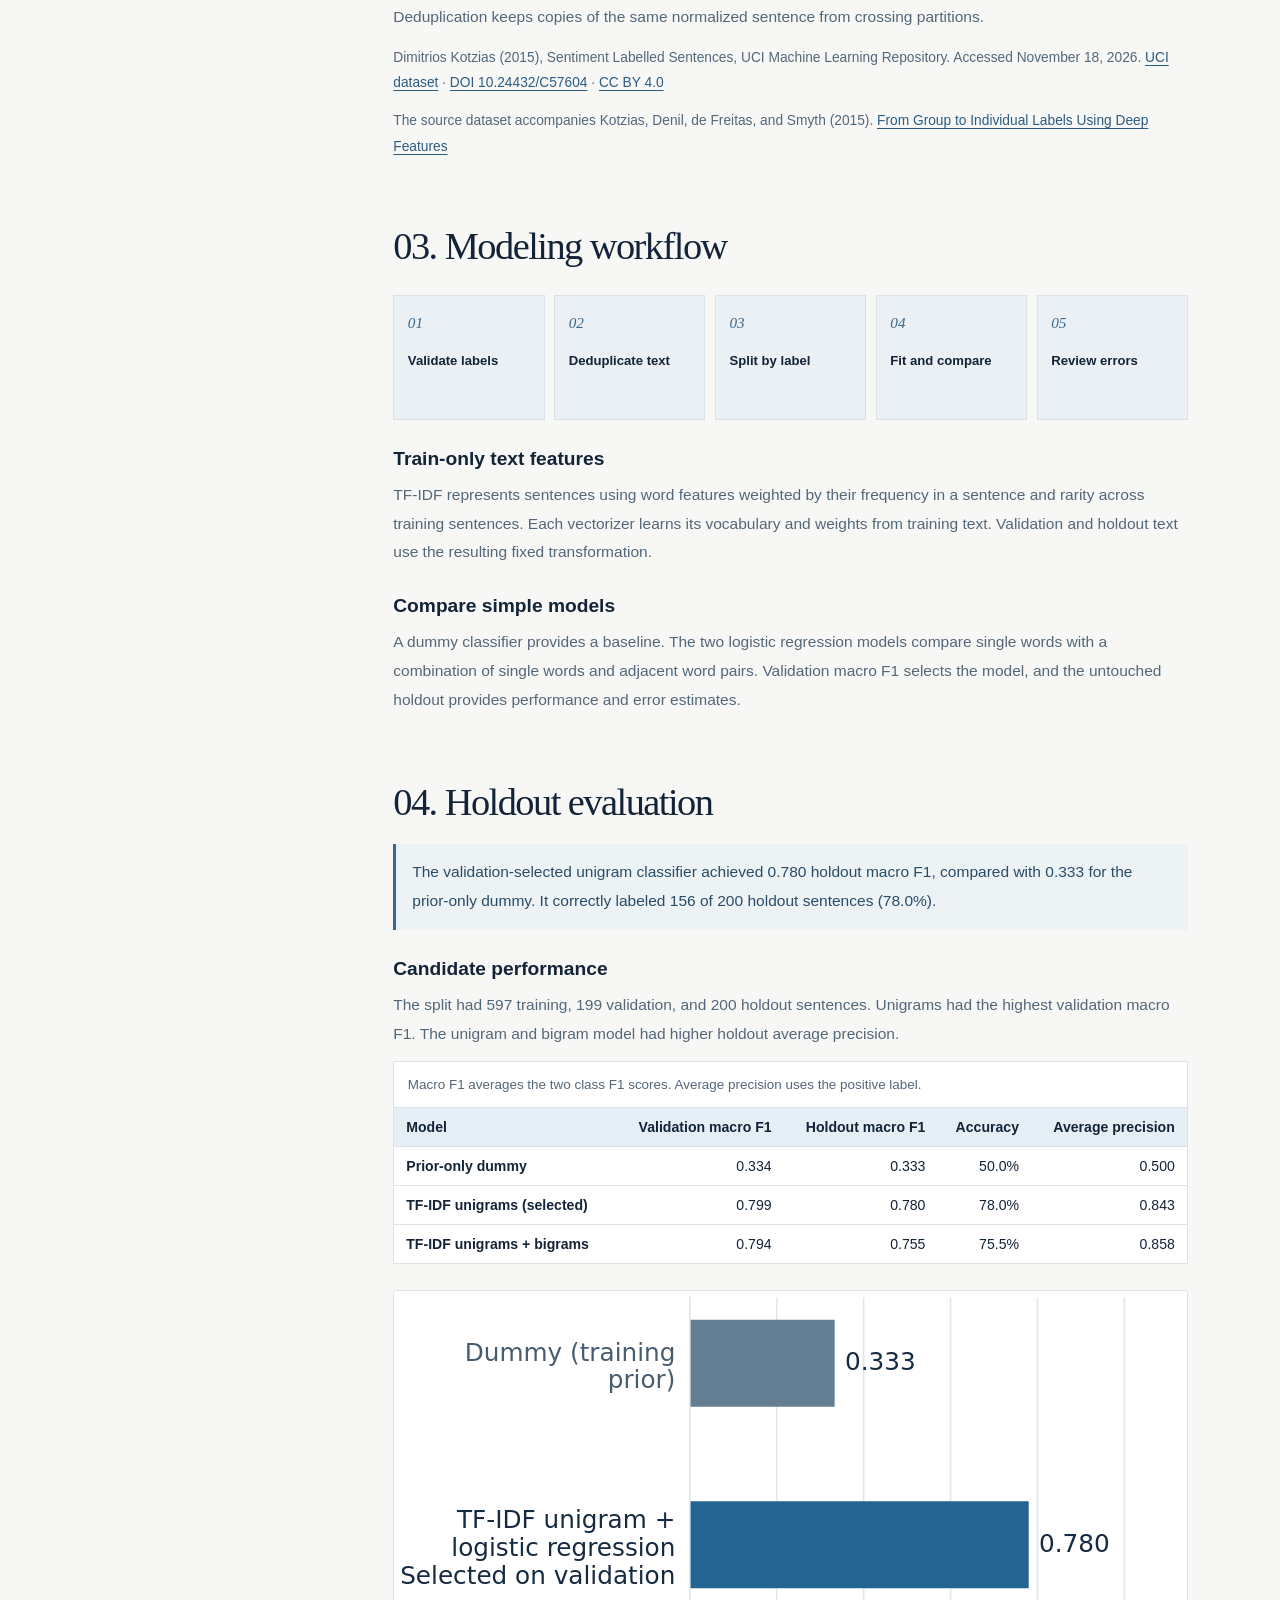
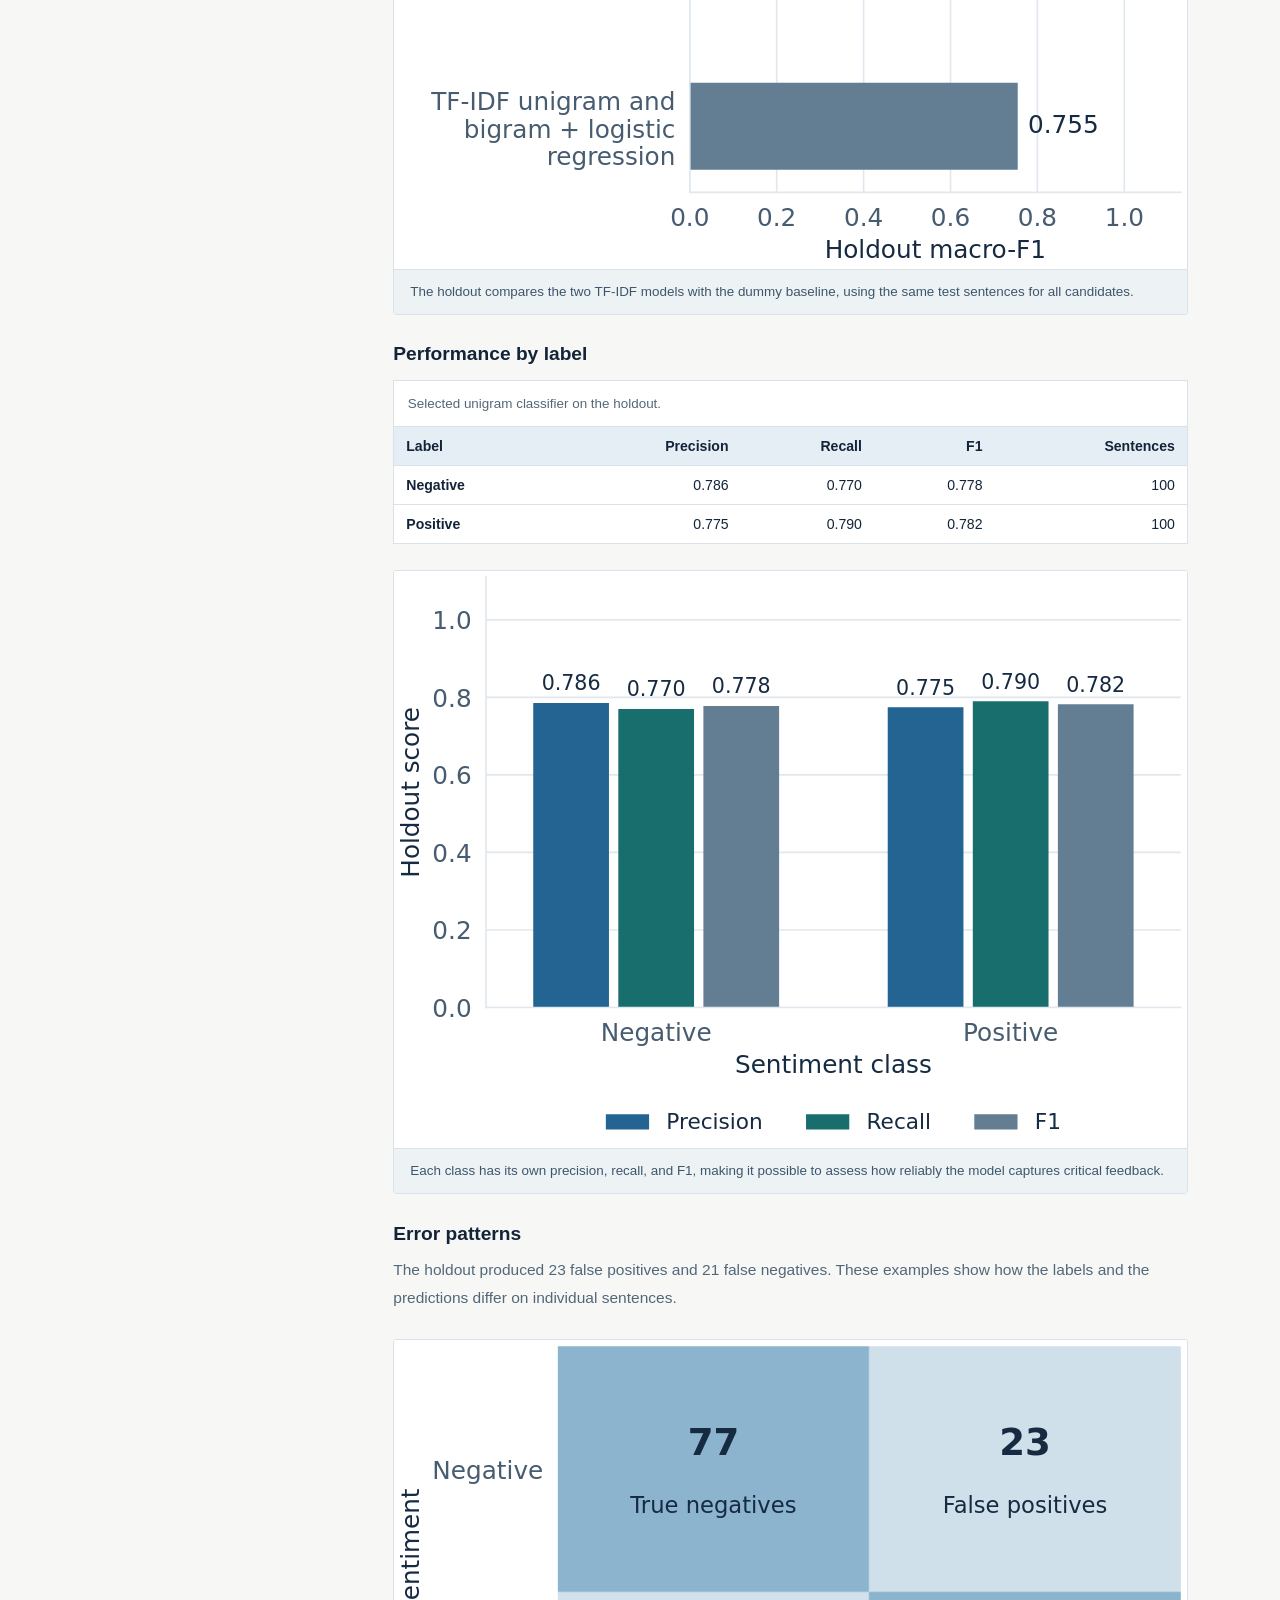
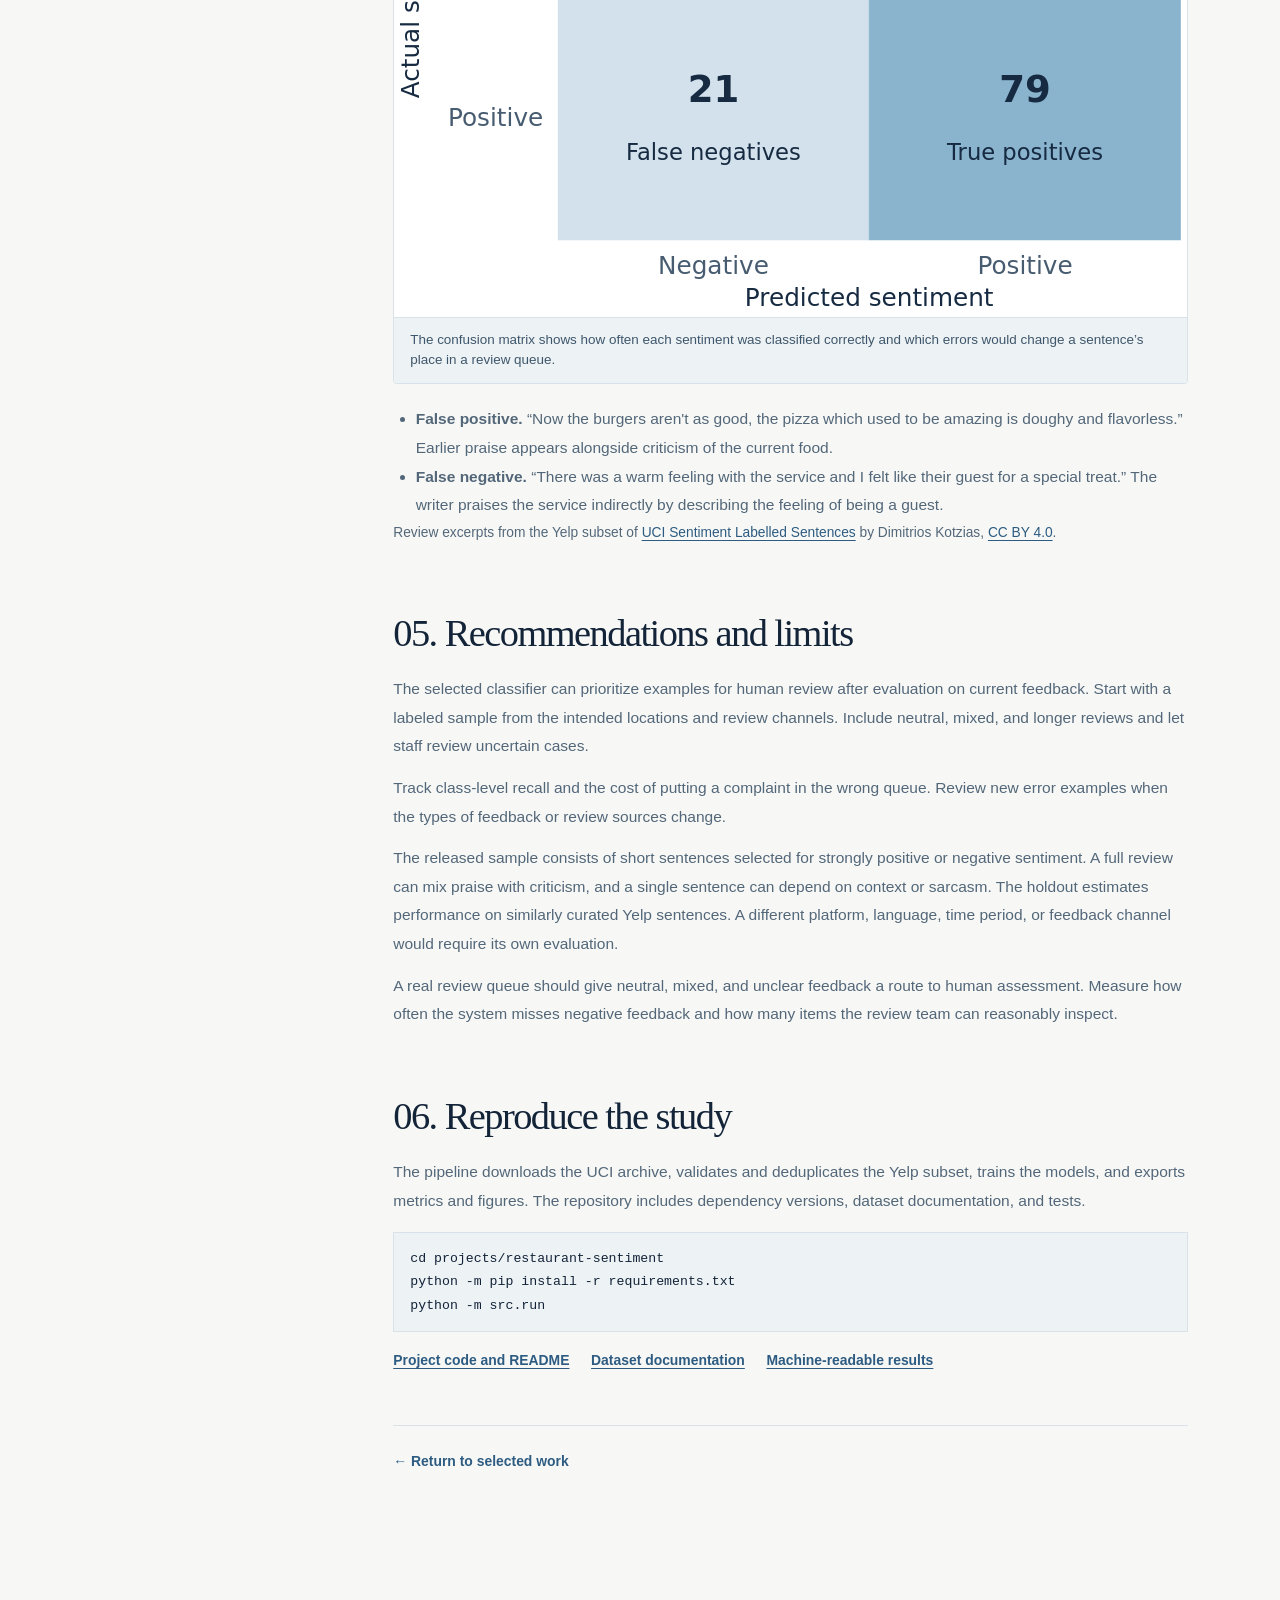
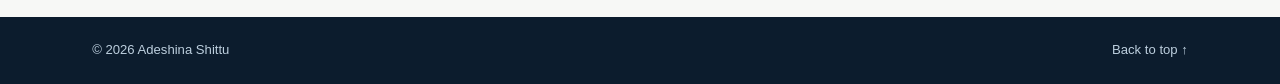
<file: docs/case-studies/restaurant-sentiment.html>
<!doctype html>
<html lang="en">
<head>
  <meta charset="utf-8">
  <meta name="viewport" content="width=device-width, initial-scale=1">
  <title>Restaurant Review Sentiment Classification | Adeshina Shittu</title>
  <meta name="description" content="A reproducible NLP case study on classifying positive and negative Yelp review sentences with train-only TF-IDF, logistic regression, and a held-out evaluation.">
  <meta name="theme-color" content="#f7f8f6">
  <meta property="og:type" content="website">
  <meta property="og:title" content="Restaurant Review Sentiment Classification | Adeshina Shittu">
  <meta property="og:description" content="A sentiment classification case study using the Yelp subset of UCI Sentiment Labelled Sentences, with model comparisons and error analysis.">
  <meta property="og:url" content="https://asshittu.github.io/Projects/case-studies/restaurant-sentiment.html">
  <link rel="canonical" href="https://asshittu.github.io/Projects/case-studies/restaurant-sentiment.html">
  <link rel="icon" href="../assets/portfolio/favicon.png" type="image/png">
  <link rel="stylesheet" href="../assets/css/portfolio.css">
  <link rel="stylesheet" href="../assets/css/case-study.css">
  <link rel="stylesheet" href="../assets/css/bank-marketing.css">
  <script src="../assets/js/portfolio.js" defer></script>
</head>
<body class="case-study bank-study" id="top">
  <a class="skip-link" href="#main-content">Skip to content</a>
  <header class="site-header">
    <div class="shell header-inner">
      <a class="site-brand" href="../index.html" aria-label="Adeshina Shittu home">
        <span class="brand-mark" aria-hidden="true"><i></i><i></i><i></i><i></i></span>
        <span>Adeshina Shittu<span class="brand-period">.</span></span>
      </a>
      <button class="nav-toggle" type="button" aria-controls="site-nav" aria-expanded="false" hidden>
        <span>Menu</span><span aria-hidden="true">☰</span>
      </button>
      <nav id="site-nav" class="site-nav" aria-label="Main navigation">
        <a href="../index.html#about">About</a>
        <a href="../index.html#experience">Experience</a>
        <a href="../index.html#projects">Projects</a>
        <a href="../index.html#skills">Skills</a>
        <a href="../index.html#contact">Contact</a>
        <a class="button button-primary nav-contact" href="../index.html#contact">Let’s connect <span class="arrow-up-right" aria-hidden="true"></span></a>
      </nav>
    </div>
  </header>

  <main id="main-content" class="shell case-main" tabindex="-1">
    <header class="case-intro">
      <nav class="case-breadcrumb" aria-label="Breadcrumb">
        <a href="../index.html#projects"><span aria-hidden="true">← </span>Back to projects</a>
        <span aria-hidden="true"> / </span>
        <span aria-current="page">Review sentiment</span>
      </nav>
      <p class="case-eyebrow">Case study / Natural language processing</p>
      <h1>Restaurant review <em>sentiment classification.</em></h1>
      <p class="case-lede">Can a simple text classifier separate positive and negative Yelp review sentences well enough to help prioritize human review?</p>
      <ul class="case-tags" role="list" aria-label="Topics">
        <li>Python</li>
        <li>scikit-learn</li>
        <li>TF-IDF</li>
        <li>Text classification</li>
      </ul>
      <aside class="case-status" aria-label="Project status">
        <strong>Completed study</strong>
        <p>Measured review-sentence classification on held-out Yelp data.</p>
      </aside>
      <div class="button-row bank-hero-links">
        <a class="button button-primary" href="#results">Explore evaluation</a>
        <a class="button button-outline" href="https://github.com/asshittu/Projects/tree/0951a6ff2c3cbf3f41f789f49e5b77675db19243/projects/restaurant-sentiment">View source code <span class="arrow-up-right" aria-hidden="true"></span></a>
      </div>
    </header>

    <div class="case-layout">
      <nav class="case-contents" aria-label="On this page">
        <ol role="list">
          <li><a href="#problem">01 / Business question</a></li>
          <li><a href="#data">02 / Dataset and split</a></li>
          <li><a href="#workflow">03 / Modeling workflow</a></li>
          <li><a href="#results">04 / Holdout evaluation</a></li>
          <li><a href="#recommendations">05 / Recommendations</a></li>
          <li><a href="#reproduce">06 / Reproduce the study</a></li>
        </ol>
      </nav>

      <article class="case-article" aria-label="Restaurant review sentiment classification case study">
        <section id="problem" aria-labelledby="sentiment-problem-title">
          <h2 id="sentiment-problem-title">01. The business question</h2>
          <p>A team reviewing restaurant feedback might use predicted sentiment to prioritize sentences for a person to read. Missed negative feedback can stay low in the queue, while positive sentences flagged as negative can take up review time.</p>
          <p>The evaluation uses macro F1, which gives the positive and negative classes equal weight. Class-level precision, recall and example errors show where the classifier would make a review queue less reliable.</p>
        </section>

        <section id="data" aria-labelledby="sentiment-data-title">
          <h2 id="sentiment-data-title">02. Dataset and split</h2>
          <p>The Yelp subset contains 1,000 individual review sentences, with 500 positive and 500 negative labels before cleaning. The creators selected sentences for clear sentiment and omitted neutral examples. This study uses the Yelp text only.</p>
          <dl class="bank-metrics" aria-label="Review sentence counts">
            <div><dt>Positive on input</dt><dd>500</dd></div>
            <div><dt>Negative on input</dt><dd>500</dd></div>
            <div><dt>Unique after cleaning</dt><dd>996</dd></div>
          </dl>
          <p>I normalized text for duplicate detection, then removed four repeated sentence records before model fitting. The remaining sentences are split into roughly 60% training, 20% validation, and 20% holdout, stratified by label. Deduplication keeps copies of the same normalized sentence from crossing partitions.</p>
          <p class="bank-credit">Dimitrios Kotzias (2015), Sentiment Labelled Sentences, UCI Machine Learning Repository. Accessed November 18, 2026. <a href="https://archive.ics.uci.edu/dataset/331/sentiment+labelled+sentences">UCI dataset</a> · <a href="https://doi.org/10.24432/C57604">DOI 10.24432/C57604</a> · <a href="https://creativecommons.org/licenses/by/4.0/">CC BY 4.0</a></p>
          <p class="bank-credit">The source dataset accompanies Kotzias, Denil, de Freitas, and Smyth (2015). <a href="https://doi.org/10.1145/2783258.2783380">From Group to Individual Labels Using Deep Features</a></p>
        </section>

        <section id="workflow" aria-labelledby="sentiment-workflow-title">
          <h2 id="sentiment-workflow-title">03. Modeling workflow</h2>
          <ol class="case-steps" role="list">
            <li>Validate labels</li>
            <li>Deduplicate text</li>
            <li>Split by label</li>
            <li>Fit and compare</li>
            <li>Review errors</li>
          </ol>
          <h3 class="bank-subheading">Train-only text features</h3>
          <p>TF-IDF represents sentences using word features weighted by their frequency in a sentence and rarity across training sentences. Each vectorizer learns its vocabulary and weights from training text. Validation and holdout text use the resulting fixed transformation.</p>
          <h3 class="bank-subheading">Compare simple models</h3>
          <p>A dummy classifier provides a baseline. The two logistic regression models compare single words with a combination of single words and adjacent word pairs. Validation macro F1 selects the model, and the untouched holdout provides performance and error estimates.</p>
        </section>

        <section id="results" aria-labelledby="sentiment-results-title">
          <h2 id="sentiment-results-title">04. Holdout evaluation</h2>
          <p class="bank-callout">The validation-selected unigram classifier achieved 0.780 holdout macro F1, compared with 0.333 for the prior-only dummy. It correctly labeled 156 of 200 holdout sentences (78.0%).</p>
          <h3 class="bank-subheading">Candidate performance</h3>
          <p>The split had 597 training, 199 validation, and 200 holdout sentences. Unigrams had the highest validation macro F1. The unigram and bigram model had higher holdout average precision.</p>
          <div class="bank-table-scroll" role="region" aria-labelledby="sentiment-model-caption" tabindex="0">
            <table class="bank-table">
              <caption id="sentiment-model-caption">Macro F1 averages the two class F1 scores. Average precision uses the positive label.</caption>
              <thead><tr><th scope="col">Model</th><th scope="col">Validation macro F1</th><th scope="col">Holdout macro F1</th><th scope="col">Accuracy</th><th scope="col">Average precision</th></tr></thead>
              <tbody>
                <tr><th scope="row">Prior-only dummy</th><td>0.334</td><td>0.333</td><td>50.0%</td><td>0.500</td></tr>
                <tr><th scope="row">TF-IDF unigrams (selected)</th><td>0.799</td><td>0.780</td><td>78.0%</td><td>0.843</td></tr>
                <tr><th scope="row">TF-IDF unigrams + bigrams</th><td>0.794</td><td>0.755</td><td>75.5%</td><td>0.858</td></tr>
              </tbody>
            </table>
          </div>
          <figure class="bank-figure">
            <img src="../assets/restaurant-sentiment/holdout-comparison.svg" alt="Held-out performance for the dummy baseline and both logistic regression text representations." loading="lazy" decoding="async">
            <figcaption>The holdout compares the two TF-IDF models with the dummy baseline, using the same test sentences for all candidates.</figcaption>
          </figure>
          <h3 class="bank-subheading">Performance by label</h3>
          <div class="bank-table-scroll" role="region" aria-labelledby="sentiment-class-caption" tabindex="0">
            <table class="bank-table">
              <caption id="sentiment-class-caption">Selected unigram classifier on the holdout.</caption>
              <thead><tr><th scope="col">Label</th><th scope="col">Precision</th><th scope="col">Recall</th><th scope="col">F1</th><th scope="col">Sentences</th></tr></thead>
              <tbody>
                <tr><th scope="row">Negative</th><td>0.786</td><td>0.770</td><td>0.778</td><td>100</td></tr>
                <tr><th scope="row">Positive</th><td>0.775</td><td>0.790</td><td>0.782</td><td>100</td></tr>
              </tbody>
            </table>
          </div>
          <figure class="bank-figure">
            <img src="../assets/restaurant-sentiment/class-metrics.svg" alt="Precision, recall, and F1 for the negative and positive classes on holdout." loading="lazy" decoding="async">
            <figcaption>Each class has its own precision, recall, and F1, making it possible to assess how reliably the model captures critical feedback.</figcaption>
          </figure>
          <h3 class="bank-subheading">Error patterns</h3>
          <p>The holdout produced 23 false positives and 21 false negatives. These examples show how the labels and the predictions differ on individual sentences.</p>
          <figure class="bank-figure">
            <img src="../assets/restaurant-sentiment/confusion-matrix.svg" alt="Confusion matrix for the validation-selected model, with actual and predicted positive and negative sentiment." loading="lazy" decoding="async">
            <figcaption>The confusion matrix shows how often each sentiment was classified correctly and which errors would change a sentence’s place in a review queue.</figcaption>
          </figure>
          <ul class="case-questions">
            <li><strong>False positive.</strong> <q>Now the burgers aren&#x27;t as good, the pizza which used to be amazing is doughy and flavorless.</q> Earlier praise appears alongside criticism of the current food.</li>
            <li><strong>False negative.</strong> <q>There was a warm feeling with the service and I felt like their guest for a special treat.</q> The writer praises the service indirectly by describing the feeling of being a guest.</li>
          </ul>
          <p class="bank-credit">Review excerpts from the Yelp subset of <a href="https://archive.ics.uci.edu/dataset/331/sentiment+labelled+sentences">UCI Sentiment Labelled Sentences</a> by Dimitrios Kotzias, <a href="https://creativecommons.org/licenses/by/4.0/">CC BY 4.0</a>.</p>
        </section>

        <section id="recommendations" aria-labelledby="sentiment-recommendations-title">
          <h2 id="sentiment-recommendations-title">05. Recommendations and limits</h2>
          <p>The selected classifier can prioritize examples for human review after evaluation on current feedback. Start with a labeled sample from the intended locations and review channels. Include neutral, mixed, and longer reviews and let staff review uncertain cases.</p>
          <p>Track class-level recall and the cost of putting a complaint in the wrong queue. Review new error examples when the types of feedback or review sources change.</p>
          <p>The released sample consists of short sentences selected for strongly positive or negative sentiment. A full review can mix praise with criticism, and a single sentence can depend on context or sarcasm. The holdout estimates performance on similarly curated Yelp sentences. A different platform, language, time period, or feedback channel would require its own evaluation.</p>
          <p>A real review queue should give neutral, mixed, and unclear feedback a route to human assessment. Measure how often the system misses negative feedback and how many items the review team can reasonably inspect.</p>
        </section>

        <section id="reproduce" aria-labelledby="sentiment-reproduce-title">
          <h2 id="sentiment-reproduce-title">06. Reproduce the study</h2>
          <p>The pipeline downloads the UCI archive, validates and deduplicates the Yelp subset, trains the models, and exports metrics and figures. The repository includes dependency versions, dataset documentation, and tests.</p>
          <pre class="bank-command"><code>cd projects/restaurant-sentiment
python -m pip install -r requirements.txt
python -m src.run</code></pre>
          <ul class="bank-resource-links" role="list">
            <li><a href="https://github.com/asshittu/Projects/tree/0951a6ff2c3cbf3f41f789f49e5b77675db19243/projects/restaurant-sentiment">Project code and README</a></li>
            <li><a href="https://github.com/asshittu/Projects/blob/0951a6ff2c3cbf3f41f789f49e5b77675db19243/projects/restaurant-sentiment/DATASET.md">Dataset documentation</a></li>
            <li><a href="https://github.com/asshittu/Projects/blob/0951a6ff2c3cbf3f41f789f49e5b77675db19243/projects/restaurant-sentiment/reports/metrics.json">Machine-readable results</a></li>
          </ul>
        </section>

        <p class="case-return"><a href="../index.html#projects"><span aria-hidden="true">← </span>Return to selected work</a></p>
      </article>
    </div>
  </main>

  <footer class="site-footer">
    <div class="shell footer-inner">
      <small>© 2026 Adeshina Shittu</small>
      <a href="#top">Back to top <span aria-hidden="true">↑</span></a>
    </div>
  </footer>
</body>
</html>
</file>
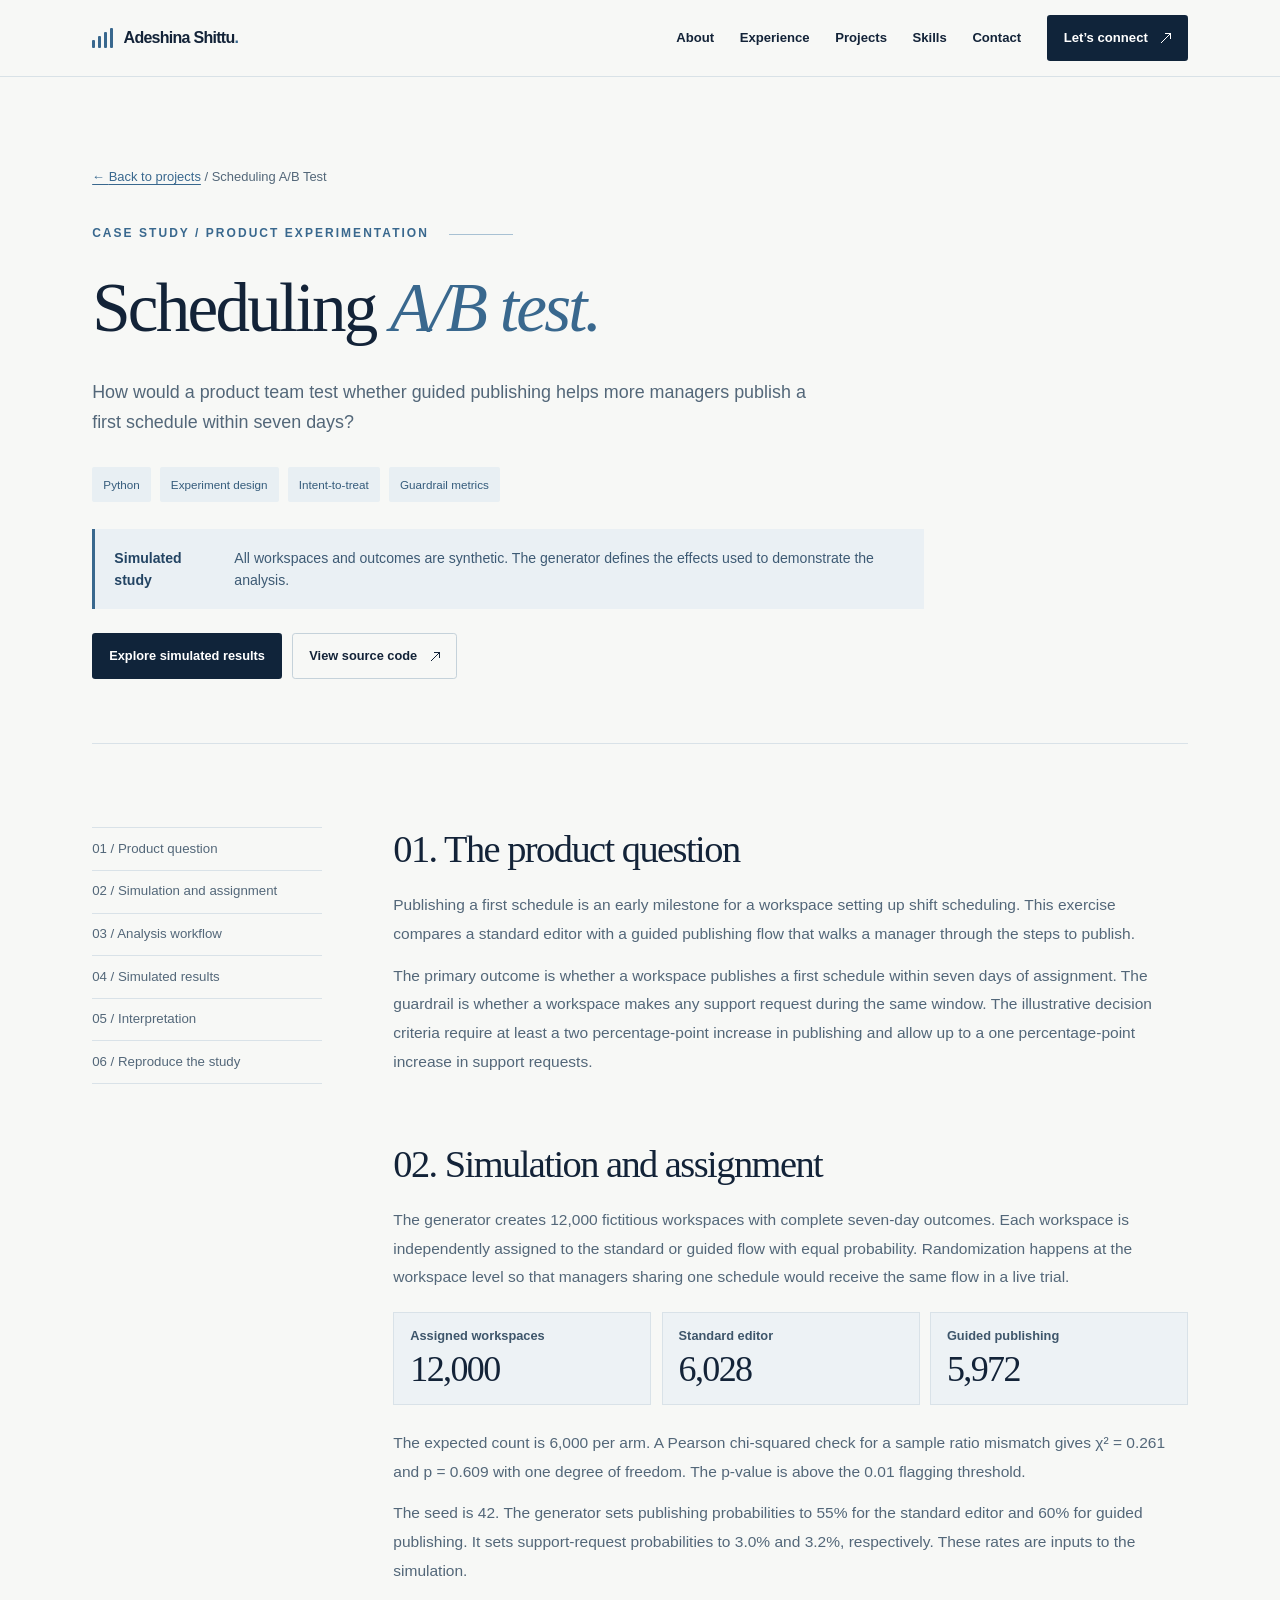
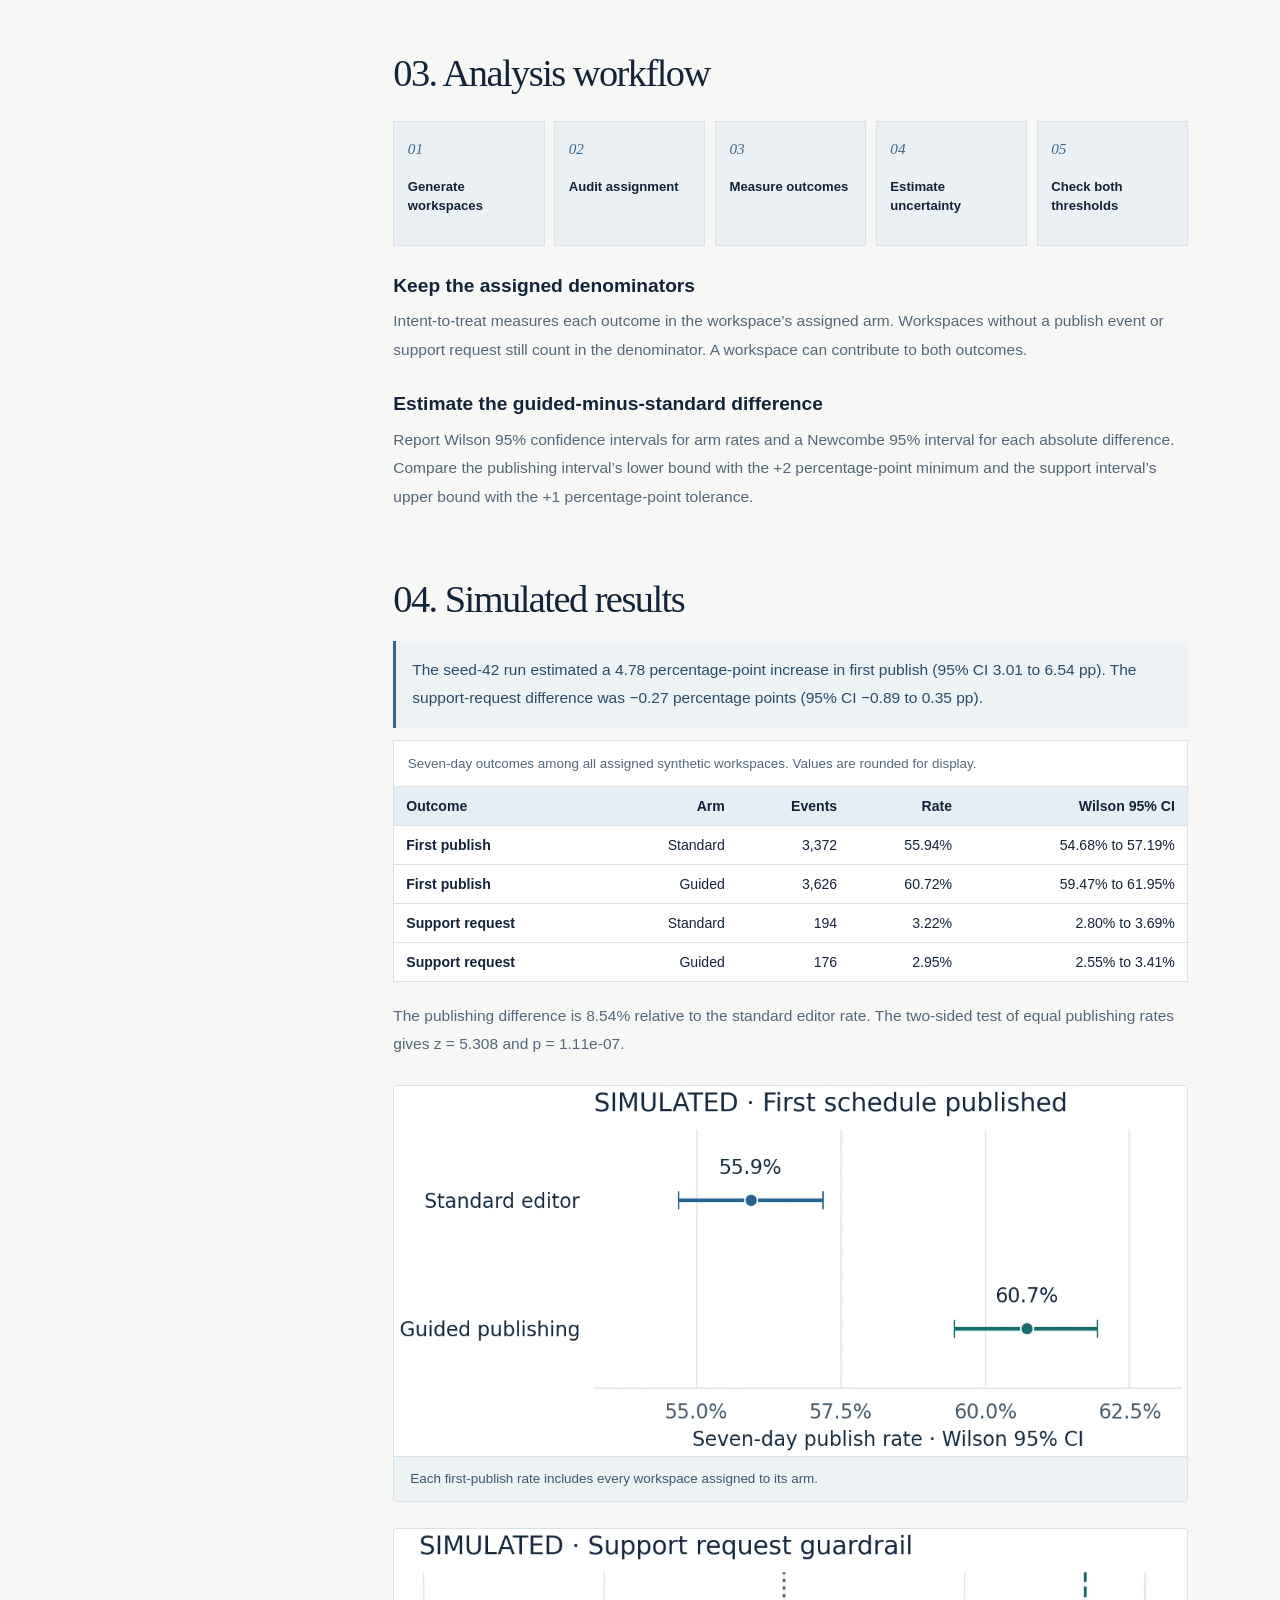
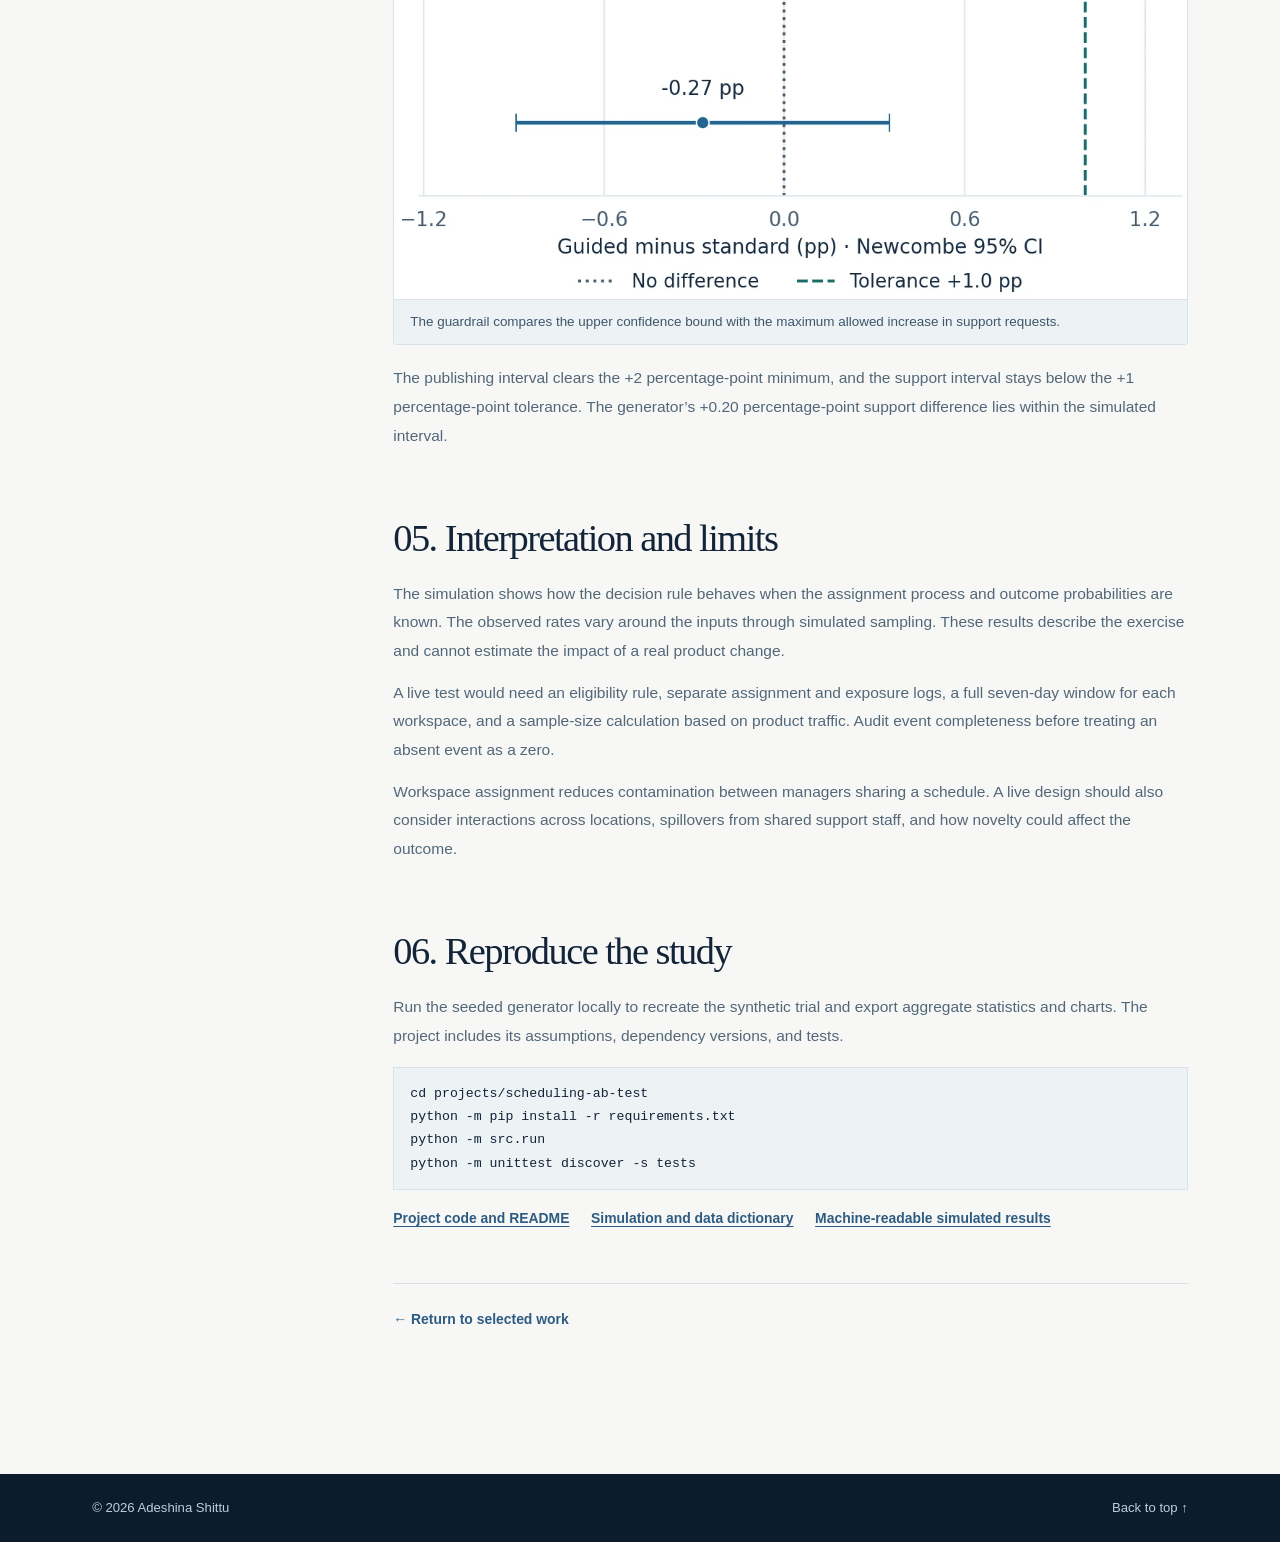
<file: docs/case-studies/scheduling-ab-test.html>
<!doctype html>
<html lang="en">
<head>
  <meta charset="utf-8">
  <meta name="viewport" content="width=device-width, initial-scale=1">
  <title>Scheduling A/B Test Simulation | Adeshina Shittu</title>
  <meta name="description" content="A reproducible simulation of a workspace-randomized scheduling A/B test with seven-day publishing outcomes and a support-request guardrail.">
  <meta name="theme-color" content="#f7f8f6">
  <meta property="og:type" content="website">
  <meta property="og:title" content="Scheduling A/B Test Simulation | Adeshina Shittu">
  <meta property="og:description" content="A synthetic product experiment evaluating a guided scheduling flow on first publish and support requests.">
  <meta property="og:url" content="https://asshittu.github.io/Projects/case-studies/scheduling-ab-test.html">
  <link rel="canonical" href="https://asshittu.github.io/Projects/case-studies/scheduling-ab-test.html">
  <link rel="icon" href="../assets/portfolio/favicon.png" type="image/png">
  <link rel="stylesheet" href="../assets/css/portfolio.css">
  <link rel="stylesheet" href="../assets/css/case-study.css">
  <link rel="stylesheet" href="../assets/css/bank-marketing.css">
  <script src="../assets/js/portfolio.js" defer></script>
</head>
<body class="case-study bank-study" id="top">
  <a class="skip-link" href="#main-content">Skip to content</a>
  <header class="site-header">
    <div class="shell header-inner">
      <a class="site-brand" href="../index.html" aria-label="Adeshina Shittu home">
        <span class="brand-mark" aria-hidden="true"><i></i><i></i><i></i><i></i></span>
        <span>Adeshina Shittu<span class="brand-period">.</span></span>
      </a>
      <button class="nav-toggle" type="button" aria-controls="site-nav" aria-expanded="false" hidden>
        <span>Menu</span><span aria-hidden="true">☰</span>
      </button>
      <nav id="site-nav" class="site-nav" aria-label="Main navigation">
        <a href="../index.html#about">About</a>
        <a href="../index.html#experience">Experience</a>
        <a href="../index.html#projects">Projects</a>
        <a href="../index.html#skills">Skills</a>
        <a href="../index.html#contact">Contact</a>
        <a class="button button-primary nav-contact" href="../index.html#contact">Let’s connect <span class="arrow-up-right" aria-hidden="true"></span></a>
      </nav>
    </div>
  </header>

  <main id="main-content" class="shell case-main" tabindex="-1">
    <header class="case-intro">
      <nav class="case-breadcrumb" aria-label="Breadcrumb">
        <a href="../index.html#projects"><span aria-hidden="true">← </span>Back to projects</a>
        <span aria-hidden="true"> / </span>
        <span aria-current="page">Scheduling A/B Test</span>
      </nav>
      <p class="case-eyebrow">Case study / Product experimentation</p>
      <h1>Scheduling <em>A/B test.</em></h1>
      <p class="case-lede">How would a product team test whether guided publishing helps more managers publish a first schedule within seven days?</p>
      <ul class="case-tags" role="list" aria-label="Topics">
        <li>Python</li>
        <li>Experiment design</li>
        <li>Intent-to-treat</li>
        <li>Guardrail metrics</li>
      </ul>
      <aside class="case-status" aria-label="Project status">
        <strong>Simulated study</strong>
        <p>All workspaces and outcomes are synthetic. The generator defines the effects used to demonstrate the analysis.</p>
      </aside>
      <div class="button-row bank-hero-links">
        <a class="button button-primary" href="#results">Explore simulated results</a>
        <a class="button button-outline" href="https://github.com/asshittu/Projects/tree/70ef404424c1c020c60661bbc9f085d8cf31cf4c/projects/scheduling-ab-test">View source code <span class="arrow-up-right" aria-hidden="true"></span></a>
      </div>
    </header>

    <div class="case-layout">
      <nav class="case-contents" aria-label="On this page">
        <ol role="list">
          <li><a href="#problem">01 / Product question</a></li>
          <li><a href="#data">02 / Simulation and assignment</a></li>
          <li><a href="#workflow">03 / Analysis workflow</a></li>
          <li><a href="#results">04 / Simulated results</a></li>
          <li><a href="#limits">05 / Interpretation</a></li>
          <li><a href="#reproduce">06 / Reproduce the study</a></li>
        </ol>
      </nav>

      <article class="case-article" aria-label="Scheduling A/B test case study">
        <section id="problem" aria-labelledby="scheduling-problem-title">
          <h2 id="scheduling-problem-title">01. The product question</h2>
          <p>Publishing a first schedule is an early milestone for a workspace setting up shift scheduling. This exercise compares a standard editor with a guided publishing flow that walks a manager through the steps to publish.</p>
          <p>The primary outcome is whether a workspace publishes a first schedule within seven days of assignment. The guardrail is whether a workspace makes any support request during the same window. The illustrative decision criteria require at least a two percentage-point increase in publishing and allow up to a one percentage-point increase in support requests.</p>
        </section>

        <section id="data" aria-labelledby="scheduling-data-title">
          <h2 id="scheduling-data-title">02. Simulation and assignment</h2>
          <p>The generator creates 12,000 fictitious workspaces with complete seven-day outcomes. Each workspace is independently assigned to the standard or guided flow with equal probability. Randomization happens at the workspace level so that managers sharing one schedule would receive the same flow in a live trial.</p>
          <dl class="bank-metrics" aria-label="Simulated assignment counts">
            <div><dt>Assigned workspaces</dt><dd>12,000</dd></div>
            <div><dt>Standard editor</dt><dd>6,028</dd></div>
            <div><dt>Guided publishing</dt><dd>5,972</dd></div>
          </dl>
          <p>The expected count is 6,000 per arm. A Pearson chi-squared check for a sample ratio mismatch gives χ² = 0.261 and p = 0.609 with one degree of freedom. The p-value is above the 0.01 flagging threshold.</p>
          <p>The seed is 42. The generator sets publishing probabilities to 55% for the standard editor and 60% for guided publishing. It sets support-request probabilities to 3.0% and 3.2%, respectively. These rates are inputs to the simulation.</p>
        </section>

        <section id="workflow" aria-labelledby="scheduling-workflow-title">
          <h2 id="scheduling-workflow-title">03. Analysis workflow</h2>
          <ol class="case-steps" role="list">
            <li>Generate workspaces</li>
            <li>Audit assignment</li>
            <li>Measure outcomes</li>
            <li>Estimate uncertainty</li>
            <li>Check both thresholds</li>
          </ol>
          <h3 class="bank-subheading">Keep the assigned denominators</h3>
          <p>Intent-to-treat measures each outcome in the workspace’s assigned arm. Workspaces without a publish event or support request still count in the denominator. A workspace can contribute to both outcomes.</p>
          <h3 class="bank-subheading">Estimate the guided-minus-standard difference</h3>
          <p>Report Wilson 95% confidence intervals for arm rates and a Newcombe 95% interval for each absolute difference. Compare the publishing interval’s lower bound with the +2 percentage-point minimum and the support interval’s upper bound with the +1 percentage-point tolerance.</p>
        </section>

        <section id="results" aria-labelledby="scheduling-results-title">
          <h2 id="scheduling-results-title">04. Simulated results</h2>
          <p class="bank-callout">The seed-42 run estimated a 4.78 percentage-point increase in first publish (95% CI 3.01 to 6.54 pp). The support-request difference was −0.27 percentage points (95% CI −0.89 to 0.35 pp).</p>
          <div class="bank-table-scroll" role="region" aria-labelledby="scheduling-rates-caption" tabindex="0">
            <table class="bank-table">
              <caption id="scheduling-rates-caption">Seven-day outcomes among all assigned synthetic workspaces. Values are rounded for display.</caption>
              <thead>
                <tr><th scope="col">Outcome</th><th scope="col">Arm</th><th scope="col">Events</th><th scope="col">Rate</th><th scope="col">Wilson 95% CI</th></tr>
              </thead>
              <tbody>
                <tr><th scope="row">First publish</th><td>Standard</td><td>3,372</td><td>55.94%</td><td>54.68% to 57.19%</td></tr>
                <tr><th scope="row">First publish</th><td>Guided</td><td>3,626</td><td>60.72%</td><td>59.47% to 61.95%</td></tr>
                <tr><th scope="row">Support request</th><td>Standard</td><td>194</td><td>3.22%</td><td>2.80% to 3.69%</td></tr>
                <tr><th scope="row">Support request</th><td>Guided</td><td>176</td><td>2.95%</td><td>2.55% to 3.41%</td></tr>
              </tbody>
            </table>
          </div>
          <p>The publishing difference is 8.54% relative to the standard editor rate. The two-sided test of equal publishing rates gives z = 5.308 and p = 1.11e-07.</p>
          <figure class="bank-figure">
            <img src="../assets/portfolio/scheduling-ab-test/publish-rate.webp" width="1098" height="513" alt="Simulated first-publish rates of 55.9% for the standard editor and 60.7% for guided publishing, with Wilson 95% confidence intervals." loading="lazy" decoding="async">
            <figcaption>Each first-publish rate includes every workspace assigned to its arm.</figcaption>
          </figure>
          <figure class="bank-figure">
            <img src="../assets/portfolio/scheduling-ab-test/support-guardrail.webp" width="1098" height="513" alt="The simulated support-request difference of minus 0.27 percentage points and its 95% confidence interval fall below the plus one percentage-point tolerance." loading="lazy" decoding="async">
            <figcaption>The guardrail compares the upper confidence bound with the maximum allowed increase in support requests.</figcaption>
          </figure>
          <p>The publishing interval clears the +2 percentage-point minimum, and the support interval stays below the +1 percentage-point tolerance. The generator’s +0.20 percentage-point support difference lies within the simulated interval.</p>
        </section>

        <section id="limits" aria-labelledby="scheduling-limits-title">
          <h2 id="scheduling-limits-title">05. Interpretation and limits</h2>
          <p>The simulation shows how the decision rule behaves when the assignment process and outcome probabilities are known. The observed rates vary around the inputs through simulated sampling. These results describe the exercise and cannot estimate the impact of a real product change.</p>
          <p>A live test would need an eligibility rule, separate assignment and exposure logs, a full seven-day window for each workspace, and a sample-size calculation based on product traffic. Audit event completeness before treating an absent event as a zero.</p>
          <p>Workspace assignment reduces contamination between managers sharing a schedule. A live design should also consider interactions across locations, spillovers from shared support staff, and how novelty could affect the outcome.</p>
        </section>

        <section id="reproduce" aria-labelledby="scheduling-reproduce-title">
          <h2 id="scheduling-reproduce-title">06. Reproduce the study</h2>
          <p>Run the seeded generator locally to recreate the synthetic trial and export aggregate statistics and charts. The project includes its assumptions, dependency versions, and tests.</p>
          <pre class="bank-command"><code>cd projects/scheduling-ab-test
python -m pip install -r requirements.txt
python -m src.run
python -m unittest discover -s tests</code></pre>
          <ul class="bank-resource-links" role="list">
            <li><a href="https://github.com/asshittu/Projects/tree/70ef404424c1c020c60661bbc9f085d8cf31cf4c/projects/scheduling-ab-test">Project code and README</a></li>
            <li><a href="https://github.com/asshittu/Projects/blob/70ef404424c1c020c60661bbc9f085d8cf31cf4c/projects/scheduling-ab-test/DATASET.md">Simulation and data dictionary</a></li>
            <li><a href="https://github.com/asshittu/Projects/blob/70ef404424c1c020c60661bbc9f085d8cf31cf4c/projects/scheduling-ab-test/reports/metrics.json">Machine-readable simulated results</a></li>
          </ul>
        </section>

        <p class="case-return"><a href="../index.html#projects"><span aria-hidden="true">← </span>Return to selected work</a></p>
      </article>
    </div>
  </main>

  <footer class="site-footer">
    <div class="shell footer-inner">
      <small>© 2026 Adeshina Shittu</small>
      <a href="#top">Back to top <span aria-hidden="true">↑</span></a>
    </div>
  </footer>
</body>
</html>
</file>
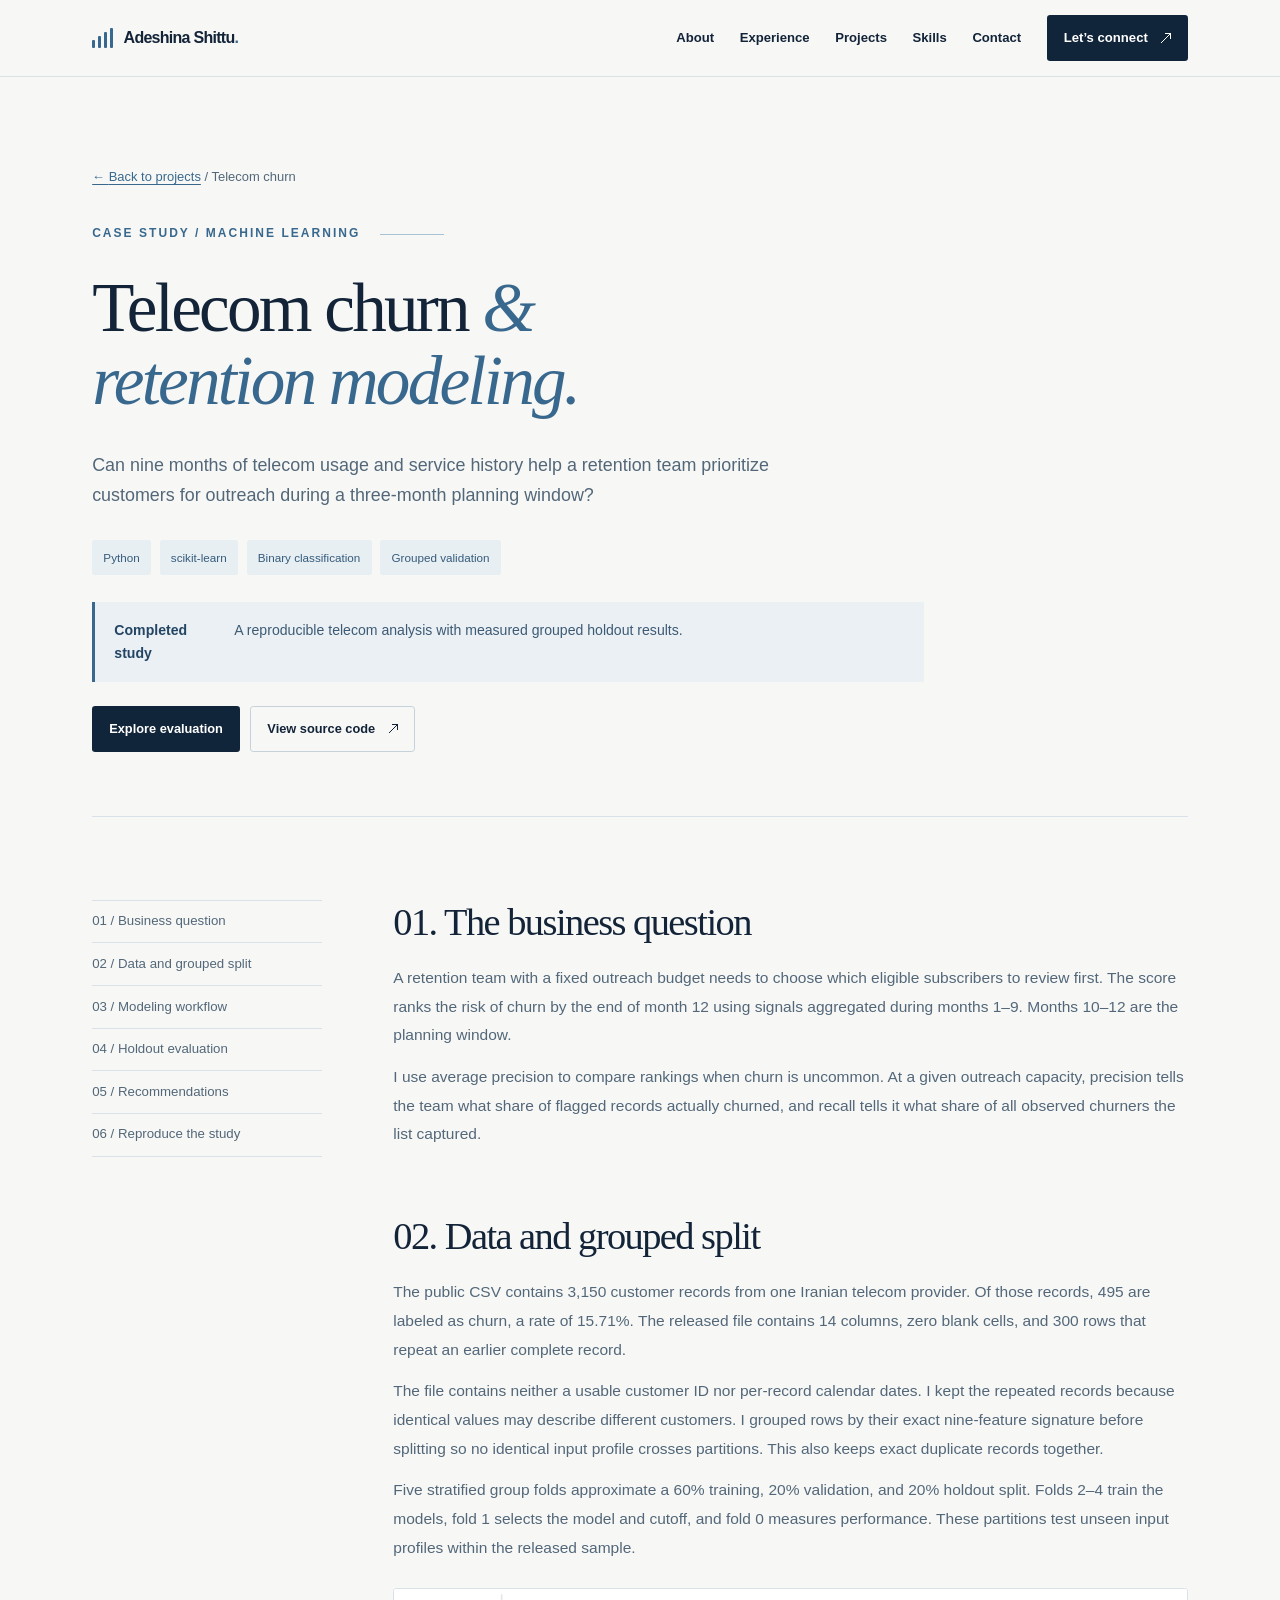
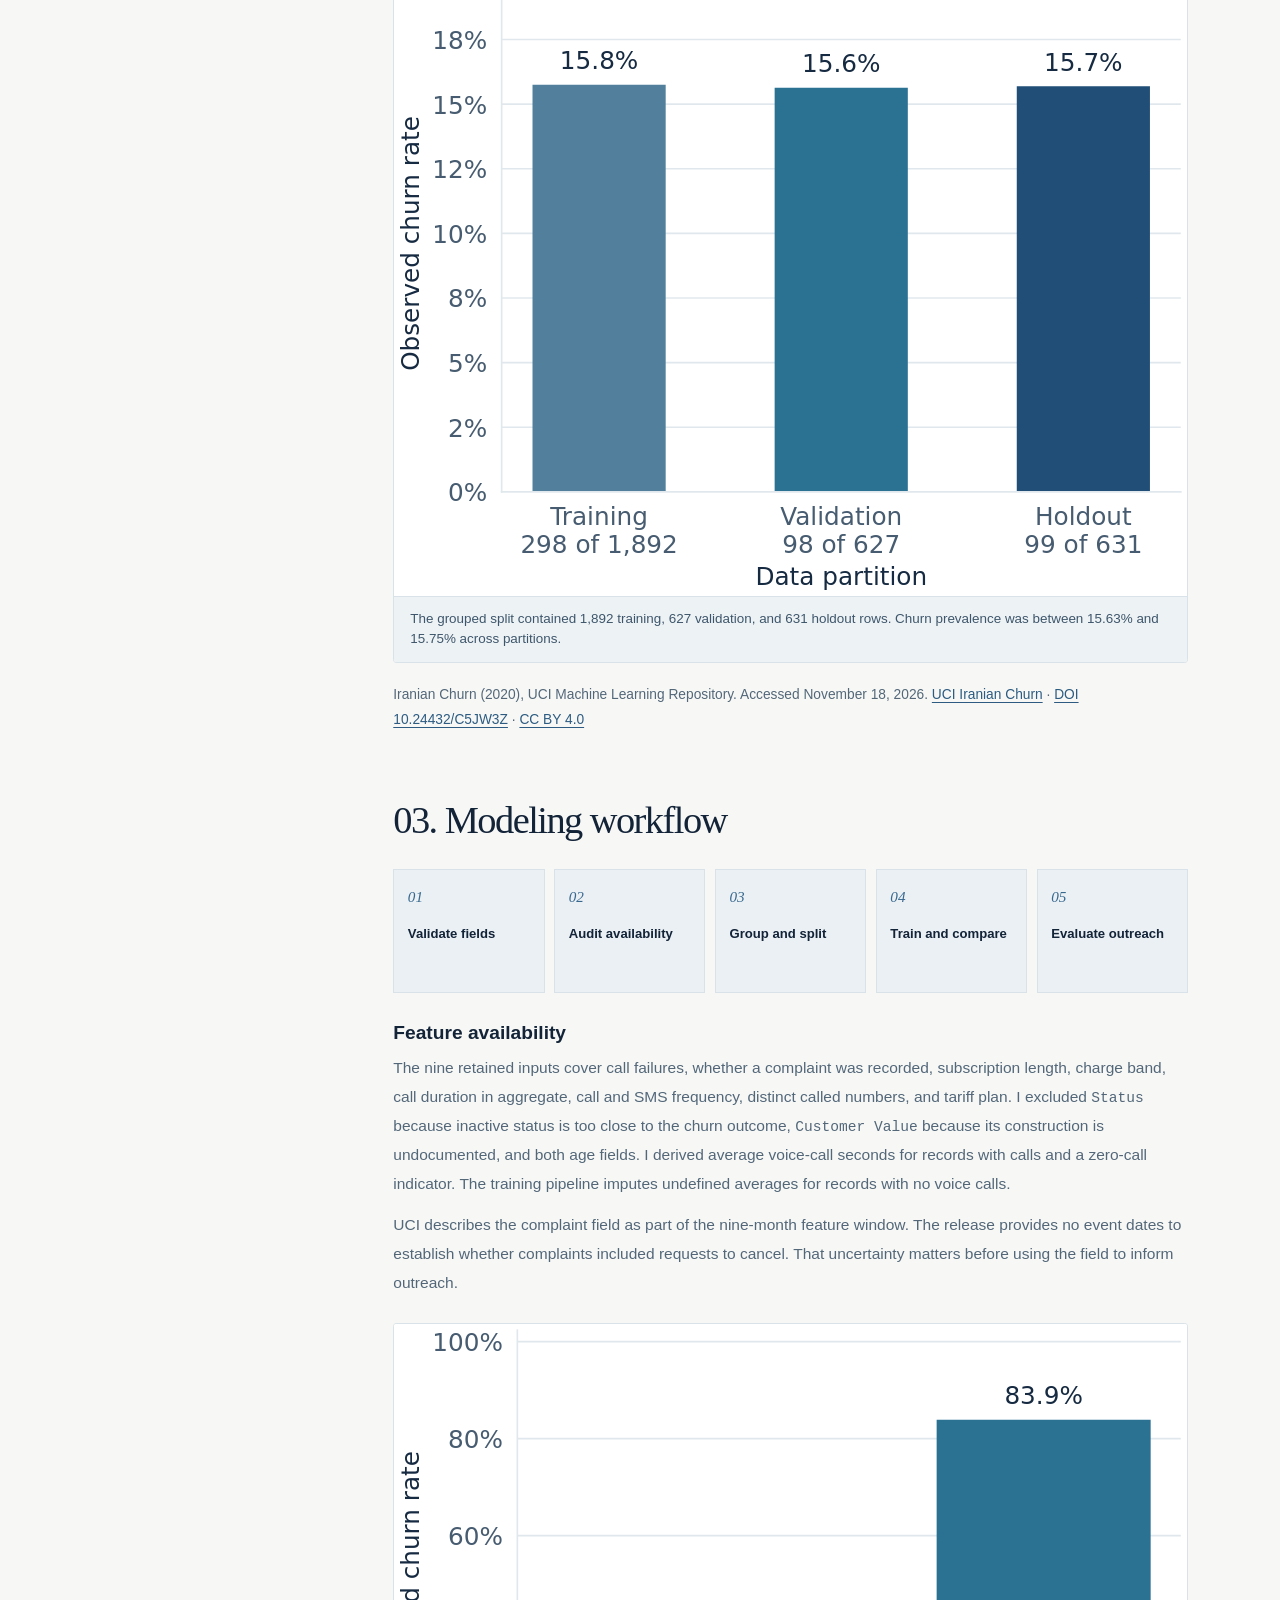
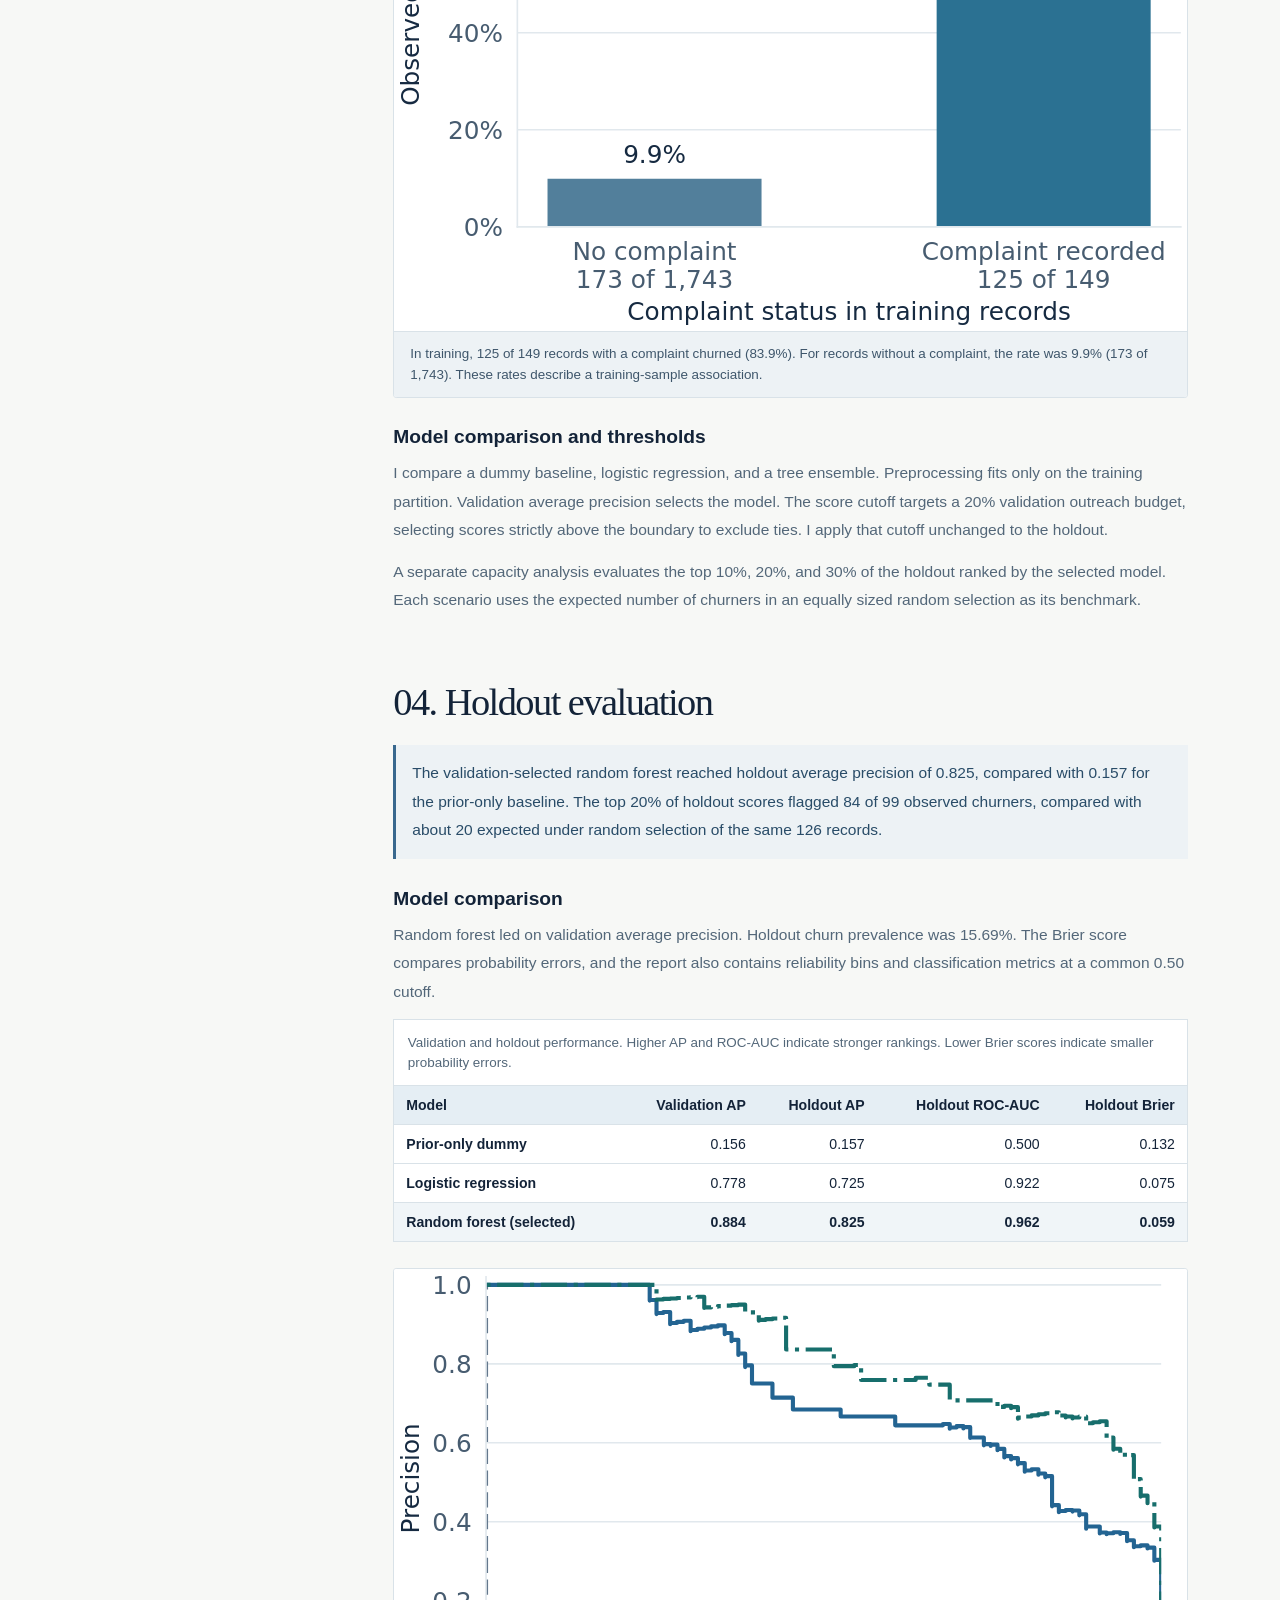
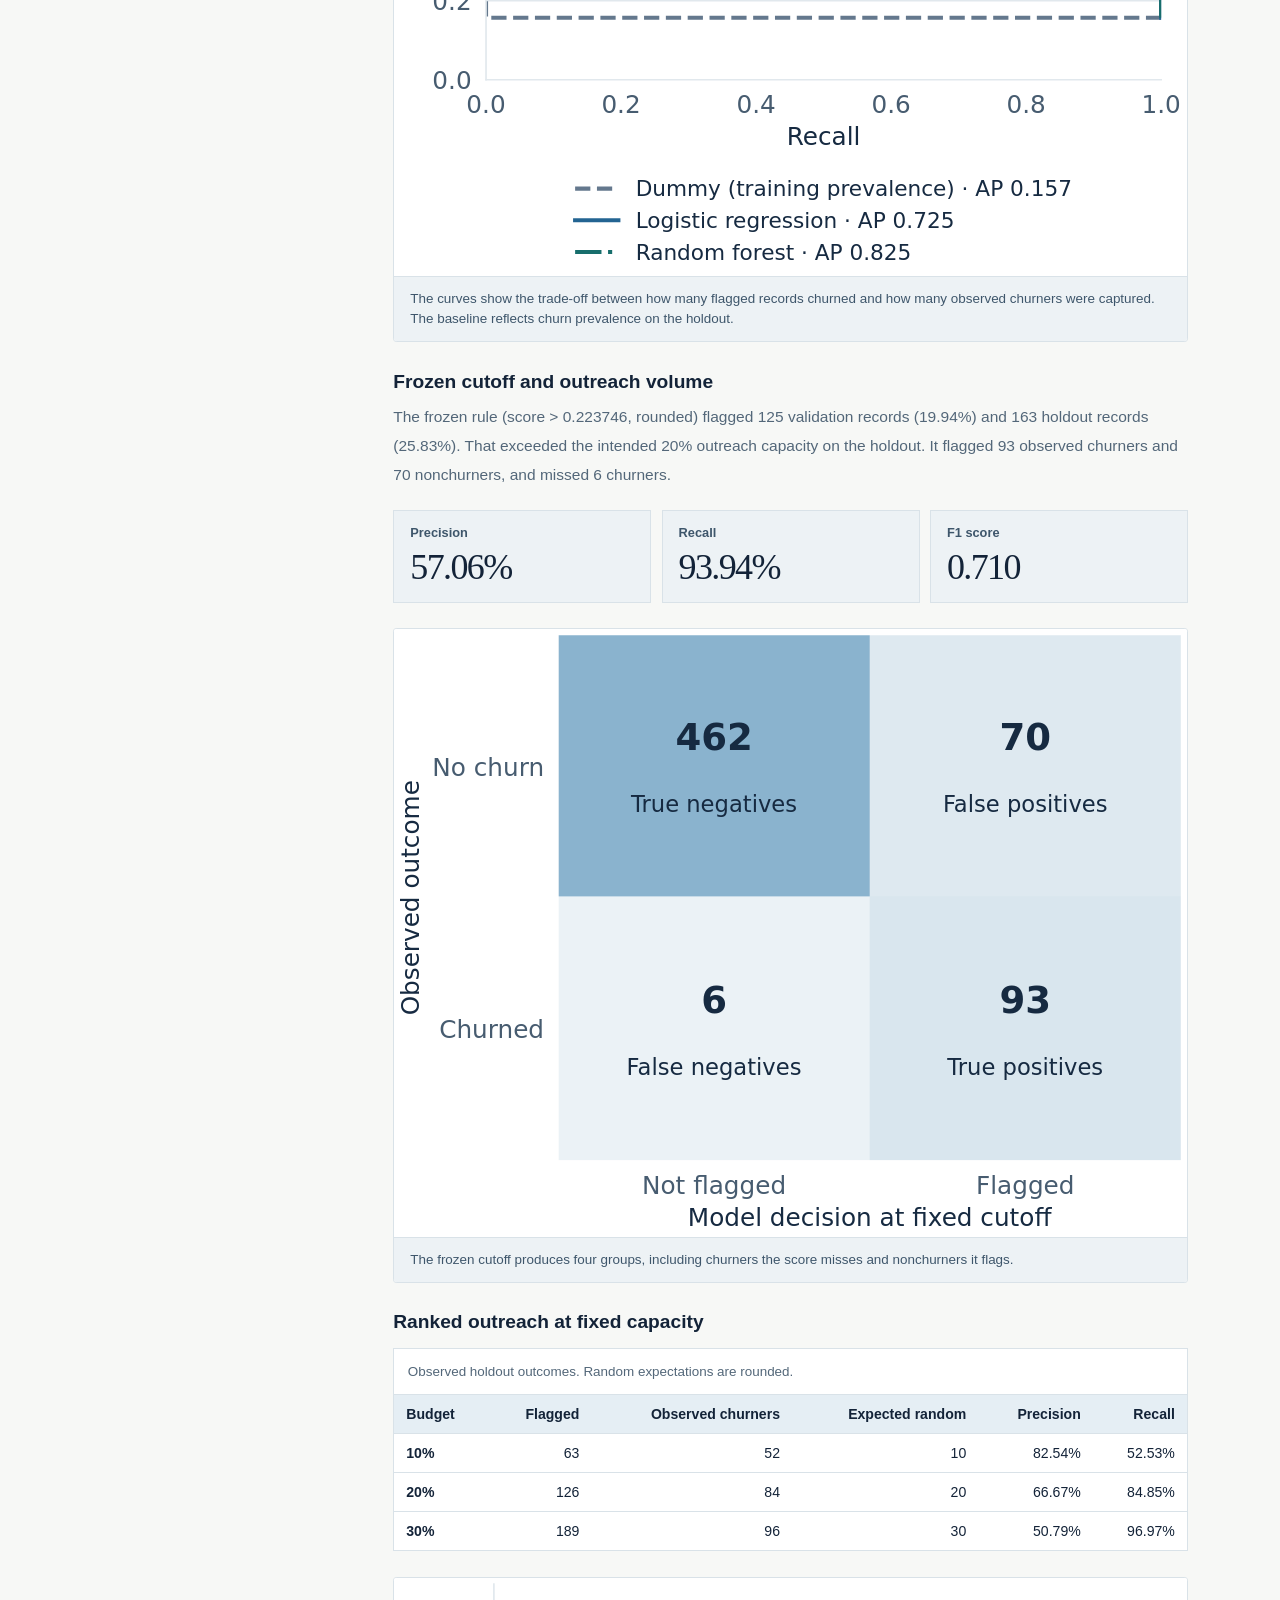
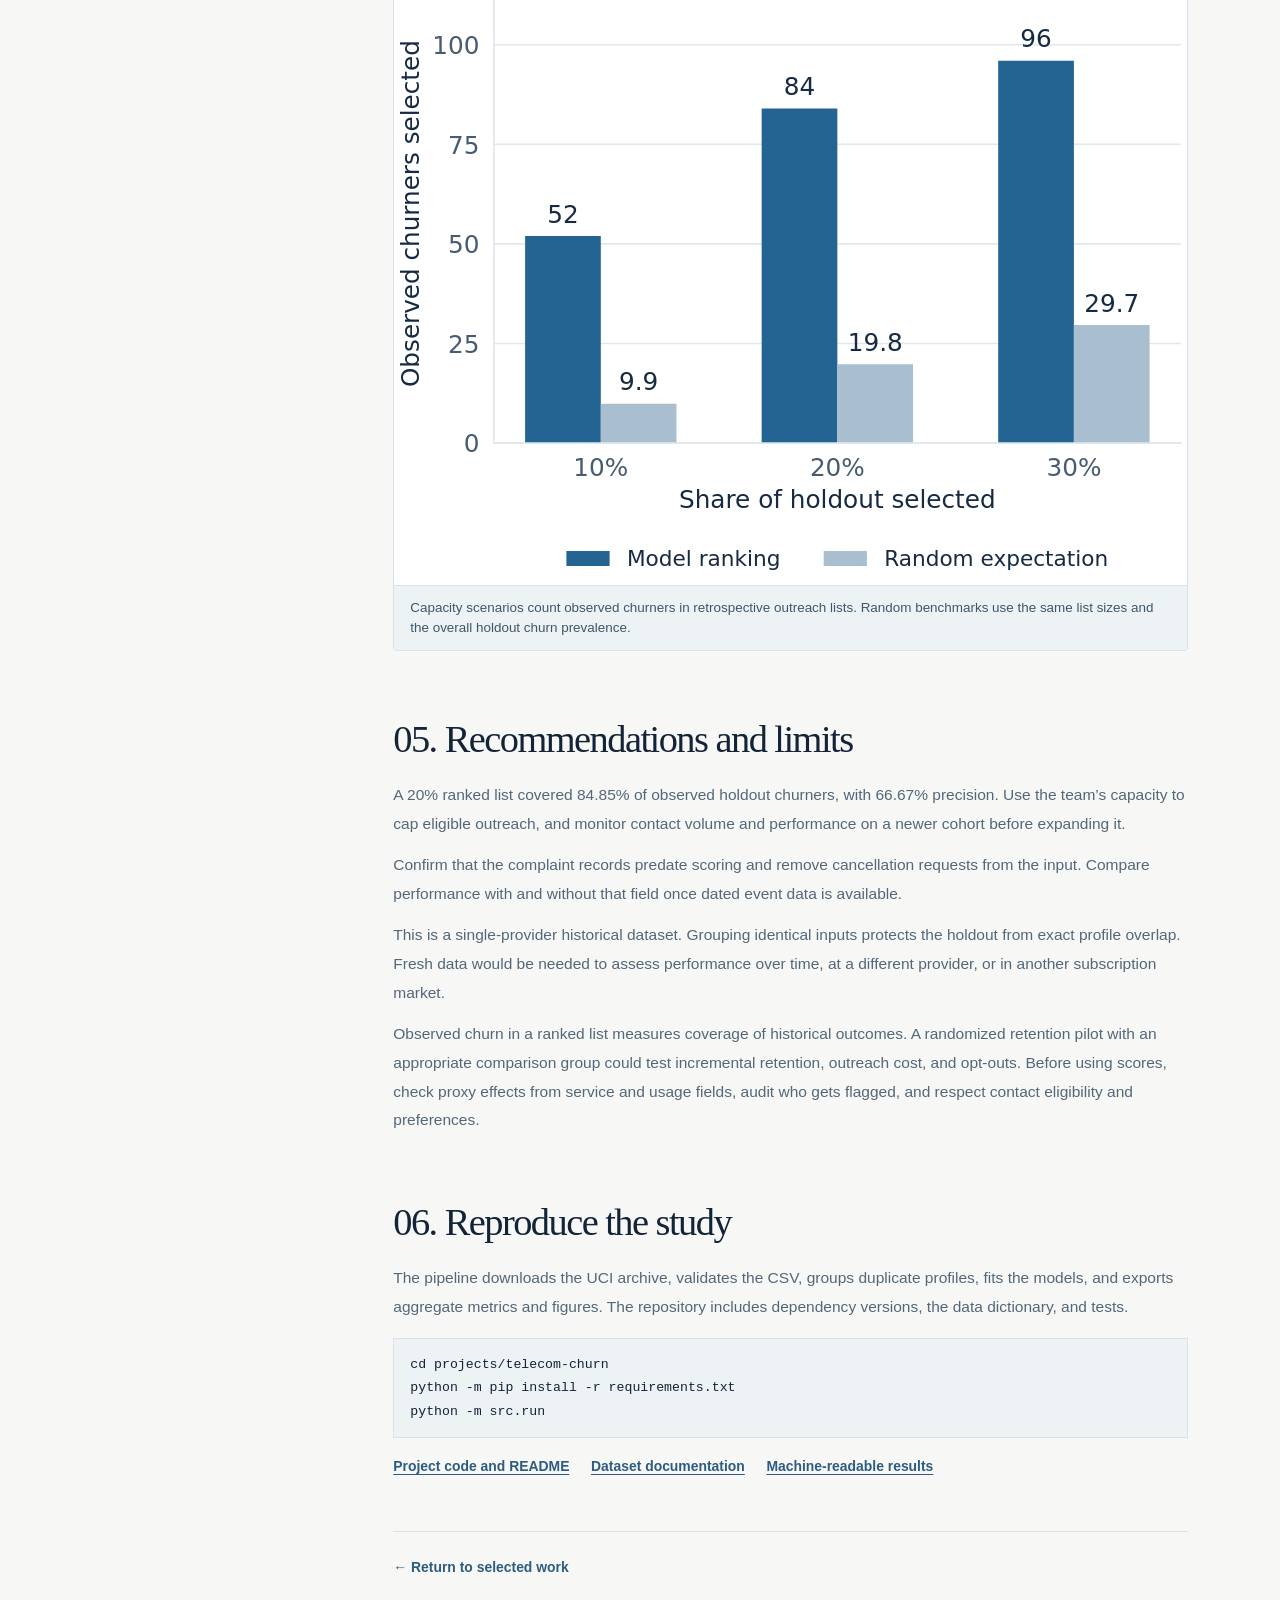
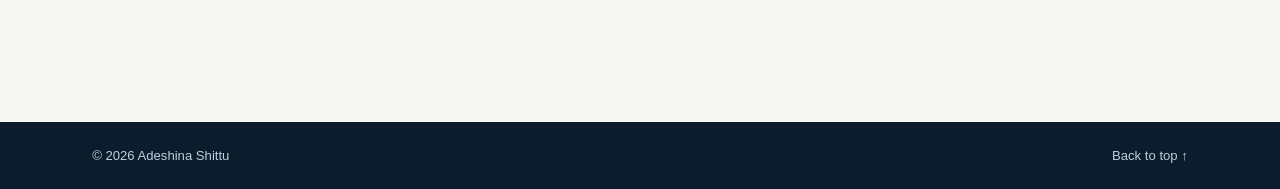
<file: docs/case-studies/telecom-churn.html>
<!doctype html>
<html lang="en">
<head>
  <meta charset="utf-8">
  <meta name="viewport" content="width=device-width, initial-scale=1">
  <title>Telecom Customer Churn &amp; Retention Modeling | Adeshina Shittu</title>
  <meta name="description" content="A reproducible telecom retention case study with leakage-aware predictors, grouped evaluation, and capacity-based targeting on the public UCI Iranian Churn dataset.">
  <meta name="theme-color" content="#f7f8f6">
  <meta property="og:type" content="website">
  <meta property="og:title" content="Telecom Customer Churn &amp; Retention Modeling | Adeshina Shittu">
  <meta property="og:description" content="An independent public-data case study on ranking telecom churn risk before a retention outreach window.">
  <meta property="og:url" content="https://asshittu.github.io/Projects/case-studies/telecom-churn.html">
  <link rel="canonical" href="https://asshittu.github.io/Projects/case-studies/telecom-churn.html">
  <link rel="icon" href="../assets/portfolio/favicon.png" type="image/png">
  <link rel="stylesheet" href="../assets/css/portfolio.css">
  <link rel="stylesheet" href="../assets/css/case-study.css">
  <link rel="stylesheet" href="../assets/css/bank-marketing.css">
  <script src="../assets/js/portfolio.js" defer></script>
</head>
<body class="case-study bank-study" id="top">
  <a class="skip-link" href="#main-content">Skip to content</a>
  <header class="site-header">
    <div class="shell header-inner">
      <a class="site-brand" href="../index.html" aria-label="Adeshina Shittu home">
        <span class="brand-mark" aria-hidden="true"><i></i><i></i><i></i><i></i></span>
        <span>Adeshina Shittu<span class="brand-period">.</span></span>
      </a>
      <button class="nav-toggle" type="button" aria-controls="site-nav" aria-expanded="false" hidden>
        <span>Menu</span><span aria-hidden="true">☰</span>
      </button>
      <nav id="site-nav" class="site-nav" aria-label="Main navigation">
        <a href="../index.html#about">About</a>
        <a href="../index.html#experience">Experience</a>
        <a href="../index.html#projects">Projects</a>
        <a href="../index.html#skills">Skills</a>
        <a href="../index.html#contact">Contact</a>
        <a class="button button-primary nav-contact" href="../index.html#contact">Let’s connect <span class="arrow-up-right" aria-hidden="true"></span></a>
      </nav>
    </div>
  </header>

  <main id="main-content" class="shell case-main" tabindex="-1">
    <header class="case-intro">
      <nav class="case-breadcrumb" aria-label="Breadcrumb">
        <a href="../index.html#projects"><span aria-hidden="true">← </span>Back to projects</a>
        <span aria-hidden="true"> / </span>
        <span aria-current="page">Telecom churn</span>
      </nav>
      <p class="case-eyebrow">Case study / Machine learning</p>
      <h1>Telecom churn <em>&amp; retention modeling.</em></h1>
      <p class="case-lede">Can nine months of telecom usage and service history help a retention team prioritize customers for outreach during a three-month planning window?</p>
      <ul class="case-tags" role="list" aria-label="Topics">
        <li>Python</li>
        <li>scikit-learn</li>
        <li>Binary classification</li>
        <li>Grouped validation</li>
      </ul>
      <aside class="case-status" aria-label="Project status">
        <strong>Completed study</strong>
        <p>A reproducible telecom analysis with measured grouped holdout results.</p>
      </aside>
      <div class="button-row bank-hero-links">
        <a class="button button-primary" href="#results">Explore evaluation</a>
        <a class="button button-outline" href="https://github.com/asshittu/Projects/tree/5699b4b9ddf6032aa8028e0be4e6bc7ba0d2b121/projects/telecom-churn">View source code <span class="arrow-up-right" aria-hidden="true"></span></a>
      </div>
    </header>

    <div class="case-layout">
      <nav class="case-contents" aria-label="On this page">
        <ol role="list">
          <li><a href="#problem">01 / Business question</a></li>
          <li><a href="#data">02 / Data and grouped split</a></li>
          <li><a href="#workflow">03 / Modeling workflow</a></li>
          <li><a href="#results">04 / Holdout evaluation</a></li>
          <li><a href="#recommendations">05 / Recommendations</a></li>
          <li><a href="#reproduce">06 / Reproduce the study</a></li>
        </ol>
      </nav>

      <article class="case-article" aria-label="Telecom customer churn and retention case study">
        <section id="problem" aria-labelledby="telecom-problem-title">
          <h2 id="telecom-problem-title">01. The business question</h2>
          <p>A retention team with a fixed outreach budget needs to choose which eligible subscribers to review first. The score ranks the risk of churn by the end of month 12 using signals aggregated during months 1–9. Months 10–12 are the planning window.</p>
          <p>I use average precision to compare rankings when churn is uncommon. At a given outreach capacity, precision tells the team what share of flagged records actually churned, and recall tells it what share of all observed churners the list captured.</p>
        </section>

        <section id="data" aria-labelledby="telecom-data-title">
          <h2 id="telecom-data-title">02. Data and grouped split</h2>
          <p>The public CSV contains 3,150 customer records from one Iranian telecom provider. Of those records, 495 are labeled as churn, a rate of 15.71%. The released file contains 14 columns, zero blank cells, and 300 rows that repeat an earlier complete record.</p>
          <p>The file contains neither a usable customer ID nor per-record calendar dates. I kept the repeated records because identical values may describe different customers. I grouped rows by their exact nine-feature signature before splitting so no identical input profile crosses partitions. This also keeps exact duplicate records together.</p>
          <p>Five stratified group folds approximate a 60% training, 20% validation, and 20% holdout split. Folds 2–4 train the models, fold 1 selects the model and cutoff, and fold 0 measures performance. These partitions test unseen input profiles within the released sample.</p>
          <figure class="bank-figure">
            <img src="../assets/telecom-churn/split-prevalence.svg" alt="Bar chart comparing churn prevalence across the grouped training, validation, and holdout partitions." loading="lazy" decoding="async">
            <figcaption>The grouped split contained 1,892 training, 627 validation, and 631 holdout rows. Churn prevalence was between 15.63% and 15.75% across partitions.</figcaption>
          </figure>
          <p class="bank-credit">Iranian Churn (2020), UCI Machine Learning Repository. Accessed November 18, 2026. <a href="https://archive.ics.uci.edu/dataset/563/iranian+churn+dataset">UCI Iranian Churn</a> · <a href="https://doi.org/10.24432/C5JW3Z">DOI 10.24432/C5JW3Z</a> · <a href="https://creativecommons.org/licenses/by/4.0/">CC BY 4.0</a></p>
        </section>

        <section id="workflow" aria-labelledby="telecom-workflow-title">
          <h2 id="telecom-workflow-title">03. Modeling workflow</h2>
          <ol class="case-steps" role="list">
            <li>Validate fields</li>
            <li>Audit availability</li>
            <li>Group and split</li>
            <li>Train and compare</li>
            <li>Evaluate outreach</li>
          </ol>
          <h3 class="bank-subheading">Feature availability</h3>
          <p>The nine retained inputs cover call failures, whether a complaint was recorded, subscription length, charge band, call duration in aggregate, call and SMS frequency, distinct called numbers, and tariff plan. I excluded <code>Status</code> because inactive status is too close to the churn outcome, <code>Customer Value</code> because its construction is undocumented, and both age fields. I derived average voice-call seconds for records with calls and a zero-call indicator. The training pipeline imputes undefined averages for records with no voice calls.</p>
          <p>UCI describes the complaint field as part of the nine-month feature window. The release provides no event dates to establish whether complaints included requests to cancel. That uncertainty matters before using the field to inform outreach.</p>
          <figure class="bank-figure">
            <img src="../assets/telecom-churn/complaint-churn.svg" alt="Training records grouped by whether there was a recorded complaint, with observed churn rates and group sizes." loading="lazy" decoding="async">
            <figcaption>In training, 125 of 149 records with a complaint churned (83.9%). For records without a complaint, the rate was 9.9% (173 of 1,743). These rates describe a training-sample association.</figcaption>
          </figure>
          <h3 class="bank-subheading">Model comparison and thresholds</h3>
          <p>I compare a dummy baseline, logistic regression, and a tree ensemble. Preprocessing fits only on the training partition. Validation average precision selects the model. The score cutoff targets a 20% validation outreach budget, selecting scores strictly above the boundary to exclude ties. I apply that cutoff unchanged to the holdout.</p>
          <p>A separate capacity analysis evaluates the top 10%, 20%, and 30% of the holdout ranked by the selected model. Each scenario uses the expected number of churners in an equally sized random selection as its benchmark.</p>
        </section>

        <section id="results" aria-labelledby="telecom-results-title">
          <h2 id="telecom-results-title">04. Holdout evaluation</h2>
          <p class="bank-callout">The validation-selected random forest reached holdout average precision of 0.825, compared with 0.157 for the prior-only baseline. The top 20% of holdout scores flagged 84 of 99 observed churners, compared with about 20 expected under random selection of the same 126 records.</p>
          <h3 class="bank-subheading">Model comparison</h3>
          <p>Random forest led on validation average precision. Holdout churn prevalence was 15.69%. The Brier score compares probability errors, and the report also contains reliability bins and classification metrics at a common 0.50 cutoff.</p>
          <div class="bank-table-scroll" role="region" aria-labelledby="telecom-model-caption" tabindex="0">
            <table class="bank-table">
              <caption id="telecom-model-caption">Validation and holdout performance. Higher AP and ROC-AUC indicate stronger rankings. Lower Brier scores indicate smaller probability errors.</caption>
              <thead><tr><th scope="col">Model</th><th scope="col">Validation AP</th><th scope="col">Holdout AP</th><th scope="col">Holdout ROC-AUC</th><th scope="col">Holdout Brier</th></tr></thead>
              <tbody>
                <tr><th scope="row">Prior-only dummy</th><td>0.156</td><td>0.157</td><td>0.500</td><td>0.132</td></tr>
                <tr><th scope="row">Logistic regression</th><td>0.778</td><td>0.725</td><td>0.922</td><td>0.075</td></tr>
                <tr class="bank-selected-model"><th scope="row">Random forest (selected)</th><td>0.884</td><td>0.825</td><td>0.962</td><td>0.059</td></tr>
              </tbody>
            </table>
          </div>
          <figure class="bank-figure">
            <img src="../assets/telecom-churn/precision-recall.svg" alt="Holdout precision–recall curves and average precision for the three candidate models." loading="lazy" decoding="async">
            <figcaption>The curves show the trade-off between how many flagged records churned and how many observed churners were captured. The baseline reflects churn prevalence on the holdout.</figcaption>
          </figure>
          <h3 class="bank-subheading">Frozen cutoff and outreach volume</h3>
          <p>The frozen rule (score &gt; 0.223746, rounded) flagged 125 validation records (19.94%) and 163 holdout records (25.83%). That exceeded the intended 20% outreach capacity on the holdout. It flagged 93 observed churners and 70 nonchurners, and missed 6 churners.</p>
          <dl class="bank-metrics" aria-label="Frozen cutoff holdout performance">
            <div><dt>Precision</dt><dd>57.06%</dd></div>
            <div><dt>Recall</dt><dd>93.94%</dd></div>
            <div><dt>F1 score</dt><dd>0.710</dd></div>
          </dl>
          <figure class="bank-figure">
            <img src="../assets/telecom-churn/confusion-matrix.svg" alt="Holdout confusion matrix showing observed churn and whether the validation cutoff flagged each record." loading="lazy" decoding="async">
            <figcaption>The frozen cutoff produces four groups, including churners the score misses and nonchurners it flags.</figcaption>
          </figure>
          <h3 class="bank-subheading">Ranked outreach at fixed capacity</h3>
          <div class="bank-table-scroll" role="region" aria-labelledby="telecom-budget-caption" tabindex="0">
            <table class="bank-table">
              <caption id="telecom-budget-caption">Observed holdout outcomes. Random expectations are rounded.</caption>
              <thead><tr><th scope="col">Budget</th><th scope="col">Flagged</th><th scope="col">Observed churners</th><th scope="col">Expected random</th><th scope="col">Precision</th><th scope="col">Recall</th></tr></thead>
              <tbody>
                <tr><th scope="row">10%</th><td>63</td><td>52</td><td>10</td><td>82.54%</td><td>52.53%</td></tr>
                <tr><th scope="row">20%</th><td>126</td><td>84</td><td>20</td><td>66.67%</td><td>84.85%</td></tr>
                <tr><th scope="row">30%</th><td>189</td><td>96</td><td>30</td><td>50.79%</td><td>96.97%</td></tr>
              </tbody>
            </table>
          </div>
          <figure class="bank-figure">
            <img src="../assets/telecom-churn/retention-budget.svg" alt="Observed holdout churners flagged at three ranked outreach capacities versus expected random selection at an equal capacity." loading="lazy" decoding="async">
            <figcaption>Capacity scenarios count observed churners in retrospective outreach lists. Random benchmarks use the same list sizes and the overall holdout churn prevalence.</figcaption>
          </figure>
        </section>

        <section id="recommendations" aria-labelledby="telecom-recommendations-title">
          <h2 id="telecom-recommendations-title">05. Recommendations and limits</h2>
          <p>A 20% ranked list covered 84.85% of observed holdout churners, with 66.67% precision. Use the team’s capacity to cap eligible outreach, and monitor contact volume and performance on a newer cohort before expanding it.</p>
          <p>Confirm that the complaint records predate scoring and remove cancellation requests from the input. Compare performance with and without that field once dated event data is available.</p>
          <p>This is a single-provider historical dataset. Grouping identical inputs protects the holdout from exact profile overlap. Fresh data would be needed to assess performance over time, at a different provider, or in another subscription market.</p>
          <p>Observed churn in a ranked list measures coverage of historical outcomes. A randomized retention pilot with an appropriate comparison group could test incremental retention, outreach cost, and opt-outs. Before using scores, check proxy effects from service and usage fields, audit who gets flagged, and respect contact eligibility and preferences.</p>
        </section>

        <section id="reproduce" aria-labelledby="telecom-reproduce-title">
          <h2 id="telecom-reproduce-title">06. Reproduce the study</h2>
          <p>The pipeline downloads the UCI archive, validates the CSV, groups duplicate profiles, fits the models, and exports aggregate metrics and figures. The repository includes dependency versions, the data dictionary, and tests.</p>
          <pre class="bank-command"><code>cd projects/telecom-churn
python -m pip install -r requirements.txt
python -m src.run</code></pre>
          <ul class="bank-resource-links" role="list">
            <li><a href="https://github.com/asshittu/Projects/tree/5699b4b9ddf6032aa8028e0be4e6bc7ba0d2b121/projects/telecom-churn">Project code and README</a></li>
            <li><a href="https://github.com/asshittu/Projects/blob/5699b4b9ddf6032aa8028e0be4e6bc7ba0d2b121/projects/telecom-churn/DATASET.md">Dataset documentation</a></li>
            <li><a href="https://github.com/asshittu/Projects/blob/5699b4b9ddf6032aa8028e0be4e6bc7ba0d2b121/projects/telecom-churn/reports/metrics.json">Machine-readable results</a></li>
          </ul>
        </section>

        <p class="case-return"><a href="../index.html#projects"><span aria-hidden="true">← </span>Return to selected work</a></p>
      </article>
    </div>
  </main>

  <footer class="site-footer">
    <div class="shell footer-inner">
      <small>© 2026 Adeshina Shittu</small>
      <a href="#top">Back to top <span aria-hidden="true">↑</span></a>
    </div>
  </footer>
</body>
</html>
</file>
<file: docs/assets/css/portfolio.css>
:root {
  color-scheme: light;
  --paper: #f7f8f6;
  --ink: #132338;
  --muted: #536779;
  --accent: #39688e;
  --line: #d9e2e7;
  --pale: #e5eef4;
  --navy: #10243a;
  --serif: Georgia, "Times New Roman", serif;
  --sans: Inter, -apple-system, BlinkMacSystemFont, "Segoe UI", Arial, sans-serif;
}

*, *::before, *::after { box-sizing: border-box; }
[hidden] { display: none !important; }
html { scroll-padding-top: 6rem; }

body {
  margin: 0;
  background: var(--paper);
  color: var(--ink);
  font: 1rem/1.65 var(--sans);
  -webkit-font-smoothing: antialiased;
}

a { color: inherit; }
button { font: inherit; }
img { display: block; max-width: 100%; height: auto; }
p, dl, ul, figure, h1, h2, h3, h4 { margin-top: 0; }

h1, h2, .feature-copy h3, .library-heading h3 {
  font-family: var(--serif);
  font-weight: 400;
  letter-spacing: -.06em;
  line-height: 1.04;
}

h1 { font-size: clamp(3.15rem, 5.45vw, 6.15rem); }
h2 { font-size: clamp(2.8rem, 5vw, 5.55rem); margin-bottom: 1rem; }
h1 em, h2 em { color: var(--accent); }
:focus-visible { outline: 3px solid #4b83b0; outline-offset: 4px; }
main:focus { outline: none; }

.shell {
  width: min(85.6%, 1320px);
  margin-inline: auto;
}

.skip-link {
  position: fixed;
  z-index: 10;
  top: .75rem;
  left: .75rem;
  padding: .65rem 1rem;
  color: white;
  background: var(--navy);
  transform: translateY(calc(-100% - 1rem));
}

.skip-link:focus { transform: translateY(0); }

.site-header {
  position: sticky;
  top: 0;
  z-index: 5;
  background: var(--paper);
  border-bottom: 1px solid var(--line);
}

.header-inner, .site-nav, .site-brand {
  display: flex;
  align-items: center;
}

.header-inner { min-height: 4.75rem; justify-content: space-between; gap: 1.5rem; }
.site-brand { gap: .65rem; font-weight: 750; letter-spacing: -.045em; white-space: nowrap; text-decoration: none; }
.brand-period { color: var(--accent); }

.brand-mark {
  display: inline-flex;
  align-items: end;
  gap: 3px;
  height: 1.25rem;
  color: var(--accent);
}

.brand-mark i { width: 3px; background: currentColor; border-radius: 1px; }
.brand-mark i:nth-child(1) { height: 40%; }
.brand-mark i:nth-child(2) { height: 60%; }
.brand-mark i:nth-child(3) { height: 80%; }
.brand-mark i:nth-child(4) { height: 100%; }

.site-nav { gap: clamp(.7rem, 2vw, 2.2rem); }
.site-nav a { font-size: .82rem; font-weight: 650; text-decoration: none; }
.site-nav a:hover:not(.button) { color: var(--accent); text-decoration: underline; }
.nav-toggle { display: none; }

.button-row { display: flex; flex-wrap: wrap; gap: .65rem; }
.button {
  display: inline-flex;
  align-items: center;
  justify-content: center;
  gap: .85rem;
  min-height: 2.85rem;
  padding: .55rem 1rem;
  border: 1px solid transparent;
  border-radius: .2rem;
  font-size: .8rem;
  font-weight: 700;
  line-height: 1.25;
  text-decoration: none;
}

.button-primary { background: var(--navy); color: #fff; }
.button-primary:hover { background: #284763; }
.button-outline { border-color: #c5d2da; }
.button-outline:hover { background: var(--pale); }
.button-light { background: #fff; color: var(--navy); }
.button-light:hover { background: #d9e9f3; }

.arrow-up-right {
  display: inline-block;
  position: relative;
  flex: none;
  width: .72em;
  height: .72em;
  vertical-align: .05em;
  background: linear-gradient(135deg, transparent calc(50% - .65px), currentColor calc(50% - .65px) calc(50% + .65px), transparent calc(50% + .65px));
}

.arrow-up-right::after {
  content: "";
  position: absolute;
  inset: 0 0 auto auto;
  width: 65%;
  height: 65%;
  border-top: 1px solid currentColor;
  border-right: 1px solid currentColor;
}

.spark-icon {
  display: inline-block;
  width: .88em;
  height: .88em;
  background:
    linear-gradient(currentColor, currentColor) center / 100% 1px no-repeat,
    linear-gradient(currentColor, currentColor) center / 1px 100% no-repeat,
    linear-gradient(45deg, transparent calc(50% - .5px), currentColor calc(50% - .5px) calc(50% + .5px), transparent calc(50% + .5px)) center / 74% 74% no-repeat,
    linear-gradient(135deg, transparent calc(50% - .5px), currentColor calc(50% - .5px) calc(50% + .5px), transparent calc(50% + .5px)) center / 74% 74% no-repeat;
}

.eyebrow, .small-label {
  font-size: .72rem;
  line-height: 1.45;
  font-weight: 750;
  letter-spacing: .12em;
  text-transform: uppercase;
}

.eyebrow {
  display: flex;
  flex-wrap: wrap;
  align-items: center;
  gap: .62rem;
  margin-bottom: 1.55rem;
}

.section-eyebrow { color: var(--accent); }
.hero-eyebrow::before, .section-eyebrow::after {
  content: "";
  flex: 0 0 1.65rem;
  height: 1px;
  background: #8aa8bc;
}

.section-eyebrow::after { flex-basis: 4.2rem; }
.hero-eyebrow span { color: var(--accent); }

.hero {
  display: grid;
  grid-template-columns: 1.1fr 1fr;
  align-items: center;
  gap: clamp(2.4rem, 5.15vw, 6.5rem);
  padding-block: clamp(5.5rem, 9vw, 9rem) clamp(5rem, 7vw, 7.5rem);
}

.hero h1 { margin-bottom: 1.25rem; }
.hero-summary { max-width: 39ch; color: var(--muted); font-size: clamp(1rem, 1.32vw, 1.18rem); margin-bottom: 1.6rem; }

.specialties {
  display: flex;
  flex-wrap: wrap;
  align-items: center;
  gap: .55rem 1.15rem;
  margin-top: clamp(1.5rem, 4vw, 3.1rem);
  padding-top: .9rem;
  border-top: 1px solid var(--line);
  color: var(--muted);
  font-size: .76rem;
}

.specialties .small-label { color: var(--ink); font-size: .62rem; }
.hero-visual { position: relative; isolation: isolate; }

.hero-visual::before {
  content: "";
  position: absolute;
  z-index: -1;
  inset: -1.35rem -1.35rem auto auto;
  width: 31%;
  height: 40%;
  background: #d8e7f0;
}

.hero-visual img { width: 100%; aspect-ratio: 1.045; object-fit: cover; }

.approach { background: #fff; border-block: 1px solid var(--line); }
.approach-inner, .approach-steps { display: grid; align-items: stretch; }
.approach-inner { grid-template-columns: 3fr 7fr; padding-block: 1rem; }
.approach-lead { display: grid; align-content: center; gap: .2rem; }
.approach-lead p { margin: 0; font-weight: 700; }
.approach-lead p:first-child { color: var(--accent); }
.approach-steps { grid-template-columns: repeat(3, minmax(0, 1fr)); margin: 0; }
.approach-steps div { display: grid; align-content: center; gap: .15rem; padding: .65rem 1.35rem; border-inline-start: 1px solid var(--line); }
.approach-steps dt { font-size: .86rem; font-weight: 750; }
.approach-steps dd { color: var(--muted); margin: 0; font-size: .78rem; }

.section { padding-block: clamp(4.15rem, 9.5vw, 9.25rem); }
.about { display: grid; grid-template-columns: minmax(0, 1.1fr) minmax(0, 1fr); align-items: center; gap: clamp(2.3rem, 8vw, 7.4rem); }
.about h2 { max-width: 12ch; margin-bottom: 2rem; color: var(--ink); }
.about-copy { color: var(--muted); }
.about-lead { color: var(--ink); font-size: clamp(1.16rem, 1.65vw, 1.48rem); line-height: 1.5; letter-spacing: -.028em; }

.about-portrait {
  position: relative;
  isolation: isolate;
  justify-self: center;
  width: min(100%, 26rem);
  margin: 0;
}

.about-portrait::before {
  content: "";
  position: absolute;
  z-index: -1;
  inset: auto -1rem -1rem auto;
  width: 40%;
  height: 36%;
  background: #d8e7f0;
}

.about-portrait img { width: 100%; background: var(--pale); }

.text-link {
  display: inline-flex;
  align-items: center;
  gap: .55rem;
  min-height: 2rem;
  font-size: .85rem;
  font-weight: 750;
  text-decoration: underline;
  text-decoration-color: #97aebf;
  text-underline-offset: .32em;
}

.text-link:hover { color: var(--accent); text-decoration-color: currentColor; }
.projects { background: #eef2f3; }
.section-heading { display: flex; justify-content: space-between; align-items: end; flex-wrap: wrap; gap: .75rem 2rem; margin-bottom: 1.8rem; }
.section-summary { max-width: 50ch; color: var(--muted); margin-bottom: 0; }

.featured-project {
  display: grid;
  grid-template-columns: 1fr 1fr;
  background: #fff;
  border: 1px solid #dde6eb;
  box-shadow: 0 .8rem 2.75rem #1323380a;
}

.feature-copy { padding: clamp(1.4rem, 3.5vw, 3.5rem); }
.feature-copy h3 { margin-bottom: .8rem; font-size: clamp(2.25rem, 3.8vw, 4.25rem); max-width: 14ch; }
.feature-copy > p:not(.feature-label) { color: var(--muted); }
.feature-copy .tags { margin-block: 0 1rem; }

.feature-label {
  display: inline-block;
  background: var(--pale);
  color: #2d5676;
  padding: .24rem .46rem;
  margin-bottom: .85rem;
  font-size: .64rem;
  font-weight: 750;
  letter-spacing: .13em;
  text-transform: uppercase;
}

.feature-note { margin: .67rem 0 0; font-size: .76rem; }

.feature-visual {
  display: grid;
  align-items: center;
  position: relative;
  overflow: hidden;
  background: #e5eef4;
  padding: clamp(1.4rem, 3.3vw, 3.3rem);
}

.feature-visual-content { position: relative; }
.feature-ring {
  position: absolute;
  top: -5.1rem;
  right: -3rem;
  width: clamp(10rem, 20vw, 18rem);
  aspect-ratio: 1;
  border: clamp(1.5rem, 3vw, 3rem) solid #dbe8ef;
  border-radius: 50%;
}

.graph-header, .graph-details { display: flex; justify-content: space-between; gap: .7rem; }
.graph-header { align-items: center; color: #315675; font-size: .82rem; font-weight: 750; }
.graph-header span:first-child::before, .graph-status strong::before {
  content: "";
  display: inline-block;
  width: .5rem;
  height: .5rem;
  margin-inline-end: .45rem;
  background: #4a83aa;
  border-radius: 50%;
}
.graph-header span:last-child { text-transform: uppercase; font-size: .63rem; letter-spacing: .09em; }
.feature-graph { position: relative; margin: 1rem .4rem 1.75rem 0; height: clamp(6rem, 13vw, 12rem); }
.graph-frame { position: absolute; inset: .45rem .4rem .55rem 2.15rem; border: solid #b9cbd8; border-width: 0 0 1px 1px; }
.graph-diagonal {
  position: absolute;
  inset: 0;
  background: repeating-linear-gradient(90deg, #a9bfce 0 4px, transparent 4px 8px);
  clip-path: polygon(0 100%, 100% 0, 100% 1%, 1% 100%);
}
.graph-curve { position: absolute; inset: .1rem 0 0 0; border: solid #326b98; border-width: .2rem 0 0 .2rem; border-top-left-radius: 92% 100%; }

.axis-top, .axis-start, .axis-end { position: absolute; color: #496478; font-size: .65rem; }
.axis-top { left: .35rem; top: 0; }
.axis-start { left: 1.7rem; bottom: -.65rem; }
.axis-end { right: .1rem; bottom: -.65rem; }

.graph-details > div { background: #f4f8fa; padding: .75rem .9rem; border: 1px solid #d9e5ec; color: #3d596f; font-size: .72rem; }
.graph-signals { flex: 1.65; }
.graph-signals div { display: grid; grid-template-columns: 1fr 1.45fr; align-items: center; gap: .5rem; margin-top: .32rem; font-size: .61rem; }
.graph-signals div i { height: .22rem; background: #4d82a9; border-radius: 1px; width: 95%; }
.graph-signals div:nth-child(3) i { width: 75%; }
.graph-signals div:nth-child(4) i { width: 55%; }
.graph-status { display: grid; flex: 1; align-content: center; gap: .18rem; }

.project-library { margin-top: clamp(2.8rem, 5vw, 4.5rem); }
.library-heading { display: flex; flex-wrap: wrap; gap: .55rem .85rem; align-items: baseline; margin-bottom: .9rem; }
.library-heading h3 { font-size: clamp(1.65rem, 2.5vw, 2.25rem); margin: 0; }
.project-count { color: var(--muted); font-size: .78rem; margin: 0; }
.project-filters { display: flex; flex-wrap: wrap; gap: .5rem; margin-bottom: 1.3rem; }

.project-filters button {
  min-height: 2.75rem;
  cursor: pointer;
  color: var(--ink);
  background: transparent;
  border: 1px solid #c5d2da;
  border-radius: .17rem;
  padding: .32rem .75rem;
  font-size: .76rem;
  font-weight: 650;
}

.project-filters button:hover { background: #dfeaf0; }
.project-filters button[aria-pressed="true"] { background: var(--navy); color: #fff; border-color: var(--navy); }

.project-grid { display: grid; grid-template-columns: repeat(3, minmax(0, 1fr)); gap: 1rem; }
.project-card { display: flex; flex-direction: column; background: #fff; border: 1px solid #dfe6eb; padding: .8rem; }
.project-thumb { position: relative; overflow: hidden; background: var(--pale); }
.project-thumb img { width: 100%; aspect-ratio: 19 / 9; object-fit: cover; }
.case-study-thumb img { object-fit: contain; padding: .35rem; background: #fff; }
.photo-thumb img { opacity: .82; }

.thumb-label {
  position: absolute;
  inset: .5rem auto auto .5rem;
  max-width: calc(100% - 1rem);
  background: #e9f1f6;
  color: #315675;
  padding: .17rem .35rem;
  font-size: .61rem;
  font-weight: 750;
  letter-spacing: .08em;
  text-transform: uppercase;
}

.project-copy { display: flex; flex-direction: column; flex: 1; padding: .7rem .12rem .15rem; }
.project-copy h4 { margin: 0 0 .35rem; font-size: 1.08rem; letter-spacing: -.025em; line-height: 1.3; }
.project-copy h4 a { display: flex; justify-content: space-between; gap: .5rem; text-decoration: none; }
.project-copy h4 a span { color: var(--accent); align-self: center; }
.project-copy h4 a:hover { text-decoration: underline; text-underline-offset: .22em; }
.project-copy > p:not(.planned) { color: var(--muted); margin-bottom: .72rem; font-size: .87rem; }
.project-copy .tags { margin: auto 0 0; }

.tags, .project-sources, .experience-list, .skills-grid { list-style: none; padding: 0; }
.tags, .project-sources { display: flex; flex-wrap: wrap; gap: .35rem .45rem; }

.tags li {
  padding: .14rem .39rem;
  border: 1px solid #dce5eb;
  border-radius: .16rem;
  color: var(--muted);
  font-size: .69rem;
  line-height: 1.5;
}

.project-sources { gap: .25rem .8rem; margin-bottom: .72rem; }
.project-sources a { color: var(--accent); text-underline-offset: .17em; font-size: .79rem; font-weight: 650; }
.planned { align-self: start; color: #384f61; background: #f1eadc; margin: 0 0 .45rem; padding: .12rem .4rem; font-size: .66rem; font-weight: 750; letter-spacing: .08em; text-transform: uppercase; }

.experience-list { margin: 2.5rem 0 0; border-top: 1px solid var(--line); }
.experience-list li { display: grid; grid-template-columns: 1fr 1.15fr; gap: .4rem 2.2rem; align-items: center; padding-block: 1.25rem; border-bottom: 1px solid var(--line); }
.experience-list h3 { margin: 0; font-size: 1.13rem; letter-spacing: -.026em; }
.experience-list p { color: var(--muted); font-size: .95rem; margin: 0; }
.experience-meta { display: flex; align-items: baseline; flex-wrap: wrap; gap: .1rem .75rem; }
.experience-list .employer { color: var(--accent); font-size: .85rem; font-weight: 600; }
.experience-list .experience-dates { font-size: .81rem; }

.skills { background: #e8eff3; }
.skills-grid { display: grid; grid-template-columns: repeat(4, minmax(0, 1fr)); gap: 1rem; margin: 1.65rem 0 0; }
.skills-grid li { background: var(--paper); border: 1px solid #dce6ed; padding: 1.15rem; }
.skills-grid span { color: var(--accent); font: 1.75rem/1.2 var(--serif); }
.skills-grid h3 { font-size: 1rem; letter-spacing: -.02em; line-height: 1.3; margin: .85rem 0 .35rem; }
.skills-grid p { color: var(--muted); font-size: .86rem; margin: 0; }

.contact { background: var(--navy); color: var(--paper); }
.contact-inner { display: grid; grid-template-columns: 1.6fr 1fr; align-items: center; gap: 2rem; }
.contact h2 { max-width: 18ch; }
.contact h2 em, .contact .section-eyebrow { color: #b4cfe1; }
.contact .section-summary { color: #c5d6e4; }
.contact .button-row { margin-top: 1.4rem; }
.contact .button-outline { border-color: #7292aa; }
.contact .button-outline:hover { background: #2a4a65; color: #fff; }

.contact-art { display: grid; place-items: center; margin-inline-start: auto; position: relative; width: min(100%, 25rem); aspect-ratio: 1; }
.contact-art i { position: absolute; inset: 0; width: 100%; aspect-ratio: 1; margin: auto; border: 1px solid #355470; border-radius: 50%; }
.contact-art i:nth-child(2) { width: 74%; }
.contact-art i:nth-child(3) { width: 45%; border-color: #4e718e; }
.contact-art span { color: #b4cfe1; font-size: 2.4rem; }

.site-footer { background: #0c1c2d; color: #bdcfde; }
.footer-inner { display: flex; align-items: center; justify-content: space-between; flex-wrap: wrap; gap: .65rem 2rem; min-height: 4.2rem; padding-block: .75rem; font-size: .82rem; }
.footer-inner small { font-size: inherit; }
.footer-inner a { text-decoration: none; }
.footer-inner a:hover { text-decoration: underline; }

@media (max-width: 940px) {
  .shell { width: 88%; }
  .hero { gap: 2.1rem; }
  .hero h1 { font-size: clamp(3.05rem, 6.2vw, 4.5rem); }
  .project-grid { grid-template-columns: repeat(2, minmax(0, 1fr)); }
  .skills-grid { grid-template-columns: repeat(2, minmax(0, 1fr)); }
}

@media (max-width: 720px) {
  html { scroll-padding-top: 4.8rem; }
  .shell { width: 90%; }
  .site-header { position: relative; }
  .header-inner { min-height: 3.9rem; flex-wrap: wrap; gap: .25rem 1rem; }
  .site-nav { flex-wrap: wrap; width: 100%; padding-bottom: .7rem; }
  .site-nav > a { display: flex; align-items: center; min-height: 2.75rem; }
  .site-nav .nav-contact { display: none; }

  .site-header.is-enhanced { position: sticky; }
  .site-header.is-enhanced .nav-toggle {
    display: flex;
    align-items: center;
    gap: .5rem;
    min-height: 2.75rem;
    border: 0;
    background: transparent;
    color: var(--ink);
    padding: 0 .2rem;
    font-size: .83rem;
    font-weight: 650;
    cursor: pointer;
  }
  .site-header.is-enhanced .site-nav { display: none; }
  .site-header.is-enhanced .nav-toggle[aria-expanded="true"] + .site-nav {
    display: grid;
    position: absolute;
    inset: 100% 0 auto;
    padding: .65rem 5% 1rem;
    gap: .15rem;
    background: var(--paper);
    border-bottom: 1px solid var(--line);
    box-shadow: 0 .65rem .8rem #1323380c;
  }
  .site-header.is-enhanced .site-nav .nav-contact { display: none; }

  .hero { grid-template-columns: minmax(0, 1fr); align-items: start; gap: 2.15rem; padding-block: 3rem 1.6rem; }
  .hero h1 { max-width: 15ch; font-size: clamp(3rem, 9.4vw, 4.25rem); }
  .hero-visual::before { inset: -.5rem -.5rem auto auto; }
  .hero-visual img { aspect-ratio: 1.03; }
  .specialties { margin-top: 1.5rem; }

  .approach-inner { grid-template-columns: 1fr; gap: .45rem; }
  .approach-steps div:first-child { border: 0; padding-left: 0; }
  .approach-steps div { padding: .35rem .55rem; }
  .approach-steps dt { font-size: .79rem; }
  .approach-steps dd { font-size: .72rem; }

  .about, .featured-project, .contact-inner { grid-template-columns: minmax(0, 1fr); }
  .about { gap: 1.7rem; }
  .about h2 { margin-bottom: 1.2rem; }
  .about-portrait { justify-self: start; }
  .about-portrait::before { inset: auto -.5rem -.5rem auto; }
  .section-heading { margin-bottom: 1.2rem; }
  .feature-graph { height: clamp(7rem, 30vw, 13rem); }
  .contact-art { display: none; }
}

@media (max-width: 510px) {
  .hero-eyebrow { font-size: .64rem; gap: .4rem; }
  .hero-eyebrow::before { flex-basis: .85rem; }
  .project-grid, .skills-grid { grid-template-columns: minmax(0, 1fr); }
  .experience-list { margin-top: 1.55rem; }
  .experience-list li { grid-template-columns: minmax(0, 1fr); padding-block: 1rem; }
}
</file>
<file: docs/assets/css/case-study.css>
.case-study {
  --case-ink: #132338;
  --case-muted: #536779;
  --case-accent: #39688e;
  --case-line: #d9e2e8;
  --case-panel: #e5eef4;
}

.case-main {
  padding-block: clamp(3rem, 7vw, 6.5rem) clamp(6rem, 11vw, 11rem);
  scroll-margin-top: 6rem;
}

.case-intro {
  padding-bottom: clamp(3rem, 5vw, 4.75rem);
  border-bottom: 1px solid var(--case-line);
}

.case-breadcrumb {
  margin-bottom: clamp(1.75rem, 3vw, 2.45rem);
  color: var(--case-muted);
  font-size: .81rem;
  line-height: 1.5;
}

.case-breadcrumb a {
  color: var(--case-accent);
  text-decoration: underline;
  text-underline-offset: .25em;
}

.case-eyebrow {
  display: flex;
  align-items: center;
  gap: 1.25rem;
  margin: 0 0 clamp(1rem, 2.2vw, 1.8rem);
  color: var(--case-accent);
  font-size: .75rem;
  font-weight: 750;
  letter-spacing: .17em;
  text-transform: uppercase;
}

.case-eyebrow::after {
  content: "";
  width: clamp(2rem, 5vw, 4.5rem);
  height: 1px;
  background: #a8c1d3;
}

.case-main h1,
.case-main h2 {
  color: var(--case-ink);
  font-family: Georgia, "Times New Roman", serif;
  font-weight: 400;
  letter-spacing: -.04em;
}

.case-main h1 {
  max-width: 70rem;
  margin: 0;
  font-size: clamp(2.7rem, 5.4vw, 5rem);
  line-height: 1.05;
}

.case-main h1 em {
  color: var(--case-accent);
  font-weight: inherit;
}

.case-lede {
  max-width: 45rem;
  margin: clamp(1.25rem, 2.5vw, 2.2rem) 0 0;
  color: var(--case-muted);
  font-size: clamp(1rem, 1.4vw, 1.2rem);
  line-height: 1.7;
}

.case-tags {
  display: flex;
  flex-wrap: wrap;
  gap: .55rem;
  margin: 1.85rem 0 0;
  padding: 0;
  list-style: none;
}

.case-tags li {
  padding: .48rem .7rem;
  border-radius: 2px;
  background: #e8eff3;
  color: #345b7b;
  font-size: .73rem;
}

.case-status {
  display: grid;
  grid-template-columns: 6.6rem minmax(0, 1fr);
  gap: .9rem;
  max-width: 52rem;
  margin-top: 1.7rem;
  padding: 1.1rem 1.2rem;
  border-left: 3px solid var(--case-accent);
  background: #eaf0f4;
  color: #3d5a74;
  font-size: .88rem;
  line-height: 1.6;
}

.case-status strong {
  color: #234463;
}

.case-status p {
  margin: 0;
}

.case-layout {
  display: grid;
  grid-template-columns: minmax(10rem, 21%) minmax(0, 1fr);
  align-items: start;
  column-gap: clamp(2rem, 5.55vw, 5rem);
  padding-top: clamp(3rem, 6.5vw, 6rem);
}

.case-contents {
  position: sticky;
  top: 7rem;
}

.case-contents ol {
  margin: 0;
  padding: 0;
  border-top: 1px solid var(--case-line);
  list-style: none;
}

.case-contents a {
  display: block;
  padding: .72rem 0;
  border-bottom: 1px solid var(--case-line);
  color: var(--case-muted);
  font-size: .83rem;
  line-height: 1.4;
  text-decoration: none;
}

.case-contents a:hover,
.case-contents a:focus-visible {
  color: var(--case-accent);
  text-decoration: underline;
  text-underline-offset: .22em;
}

.case-article {
  color: var(--case-muted);
  font-size: .97rem;
  line-height: 1.85;
}

.case-article section {
  scroll-margin-top: 7rem;
}

.case-article section + section {
  margin-top: clamp(3rem, 5.1vw, 4.8rem);
}

.case-main h2 {
  margin: 0 0 1.25rem;
  font-size: clamp(1.85rem, 3vw, 2.65rem);
  line-height: 1.15;
}

.case-article p {
  margin: 0 0 .8rem;
}

.case-article section > :last-child {
  margin-bottom: 0;
}

.case-questions {
  margin: 1.35rem 0 0;
  padding-left: 1.4rem;
}

.case-steps {
  display: grid;
  grid-template-columns: repeat(5, minmax(0, 1fr));
  gap: .6rem;
  margin: 1.65rem 0 0;
  padding: 0;
  list-style: none;
}

.case-steps li {
  min-height: 7.8rem;
  padding: 1rem .85rem;
  border: 1px solid var(--case-line);
  background: #eaf0f4;
  color: var(--case-ink);
  font-size: .82rem;
  font-weight: 700;
  line-height: 1.45;
}

.case-steps li::before {
  content: counter(list-item, decimal-leading-zero) / "";
  display: block;
  margin-bottom: 1.05rem;
  color: var(--case-accent);
  font-family: Georgia, "Times New Roman", serif;
  font-size: .95rem;
  font-style: italic;
  font-weight: 400;
}

.case-figure {
  margin: 1.65rem 0 0;
  padding: clamp(1.05rem, 2.4vw, 2.25rem);
  background: var(--case-panel);
}

.case-figure figcaption {
  color: #385e7e;
  font-size: .72rem;
  font-weight: 650;
  letter-spacing: .04em;
  line-height: 1.5;
  text-transform: uppercase;
}

.case-chart {
  display: grid;
  grid-template-columns: auto minmax(0, 1fr);
  gap: .4rem .5rem;
  max-width: 35rem;
  margin: .95rem auto 0;
  color: #3d5a74;
  font-size: .82rem;
  line-height: 1.3;
}

.case-chart-title,
.case-chart-x {
  grid-column: 2;
}

.case-chart-y {
  align-self: center;
  justify-self: end;
  writing-mode: vertical-rl;
  transform: rotate(180deg);
}

.case-roc {
  display: block;
  width: 100%;
  height: auto;
  min-height: 7.5rem;
}

.case-roc path {
  fill: none;
}

.case-roc-axis {
  stroke: #68849a;
}

.case-roc-baseline {
  stroke: #68849a;
  stroke-dasharray: 4 4;
}

.case-roc .case-roc-curve {
  stroke: #2a6897;
  stroke-width: 4;
}

.case-article .case-return {
  margin: clamp(2rem, 4vw, 3.4rem) 0 0;
  padding-top: 1.3rem;
  border-top: 1px solid var(--case-line);
}

.case-return a {
  color: var(--case-accent);
  font-size: .87rem;
  font-weight: 750;
  text-decoration: none;
}

.case-return a:hover,
.case-return a:focus-visible {
  text-decoration: underline;
  text-underline-offset: .22em;
}

@media (max-width: 70rem) {
  .case-steps {
    grid-template-columns: repeat(3, minmax(0, 1fr));
  }
}

@media (max-width: 47rem) {
  .case-layout {
    grid-template-columns: minmax(0, 1fr);
    row-gap: 2.5rem;
    padding-top: 2rem;
  }

  .case-contents {
    position: static;
  }
}

@media (max-width: 31rem) {
  .case-status {
    grid-template-columns: minmax(0, 1fr);
    gap: .4rem;
  }

  .case-steps {
    grid-template-columns: repeat(2, minmax(0, 1fr));
  }

  .case-steps li {
    min-height: 6rem;
  }

  .case-steps li::before {
    margin-bottom: .65rem;
  }

  .case-chart {
    font-size: .73rem;
  }
}
</file>
<file: docs/assets/css/bank-marketing.css>
.bank-study .case-intro h1 {
  max-width: 16ch;
}

.bank-hero-links {
  margin-top: 1.5rem;
}

.bank-study .case-article a {
  color: #2d5b81;
  text-underline-offset: .2em;
}

.bank-study .case-article code {
  font-size: .94em;
}

.bank-subheading {
  margin: 1.65rem 0 .55rem;
  color: var(--case-ink);
  font-size: clamp(1.12rem, 1.5vw, 1.3rem);
  line-height: 1.35;
}

.bank-metrics {
  display: grid;
  grid-template-columns: repeat(auto-fit, minmax(min(100%, 9rem), 1fr));
  gap: .65rem;
  margin: 1.25rem 0 1.5rem;
}

.bank-metrics > div {
  display: grid;
  align-content: start;
  gap: .3rem;
  padding: .85rem 1rem;
  border: 1px solid var(--case-line);
  background: #edf2f5;
}

.bank-metrics dt {
  color: #3e566b;
  font-size: .8rem;
  font-weight: 650;
  line-height: 1.4;
}

.bank-metrics dd {
  margin: 0;
  color: var(--case-ink);
  font: 400 clamp(1.65rem, 3vw, 2.25rem)/1.15 var(--serif);
  letter-spacing: -.045em;
  font-variant-numeric: lining-nums tabular-nums;
}

.bank-table-scroll {
  max-width: 100%;
  margin: .8rem 0 1.2rem;
  overflow-x: auto;
  border: 1px solid var(--case-line);
  background: #fff;
}

.bank-table {
  width: 100%;
  border-collapse: collapse;
  color: var(--case-ink);
  font-size: .88rem;
  font-variant-numeric: tabular-nums;
  line-height: 1.45;
}

.bank-table caption {
  padding: .8rem .85rem;
  color: var(--case-muted);
  font-size: .84rem;
  text-align: left;
}

.bank-table th,
.bank-table td {
  padding: .55rem .75rem;
  border-top: 1px solid var(--case-line);
  white-space: nowrap;
  text-align: right;
}

.bank-table th:first-child {
  text-align: left;
}

.bank-table thead {
  background: var(--case-panel);
}

.bank-table .bank-selected-model {
  background: #f0f5f8;
  font-weight: 650;
}

.bank-figure {
  margin: 1.6rem 0 1.2rem;
  overflow: hidden;
  border: 1px solid var(--case-line);
  border-radius: .2rem;
  background: #fff;
}

.bank-figure img {
  width: 100%;
  height: auto;
}

.bank-figure figcaption {
  padding: .75rem 1rem;
  border-top: 1px solid var(--case-line);
  background: #edf2f5;
  color: #3e566b;
  font-size: .84rem;
  line-height: 1.5;
}

.bank-credit {
  font-size: .86rem;
}

.bank-callout {
  padding: .9rem 1rem;
  border-left: 3px solid var(--case-accent);
  background: #edf2f5;
  color: #294c68;
}

.bank-command {
  max-width: 100%;
  margin: 1rem 0;
  padding: .9rem 1rem;
  border: 1px solid var(--case-line);
  background: #edf2f5;
  color: var(--case-ink);
  font-size: .88rem;
  line-height: 1.65;
  overflow-wrap: anywhere;
  white-space: pre-wrap;
}

.bank-resource-links {
  display: flex;
  flex-wrap: wrap;
  gap: .35rem 1.35rem;
  padding: 0;
  list-style: none;
  font-size: .87rem;
  font-weight: 650;
}

@media (max-width: 31rem) {
  .bank-study .case-intro h1 {
    overflow-wrap: anywhere;
  }

  .bank-metrics > div {
    padding: .75rem .8rem;
  }
}
</file>
<file: docs/assets/css/main.css>
@import url(fontawesome-all.min.css);
@import url("https://fonts.googleapis.com/css?family=Merriweather:300,700,300italic,700italic|Source+Sans+Pro:900");

/*
	Massively by HTML5 UP
	html5up.net | @ajlkn
	Free for personal and commercial use under the CCA 3.0 license (html5up.net/license)
*/

html, body, div, span, applet, object,
iframe, h1, h2, h3, h4, h5, h6, p, blockquote,
pre, a, abbr, acronym, address, big, cite,
code, del, dfn, em, img, ins, kbd, q, s, samp,
small, strike, strong, sub, sup, tt, var, b,
u, i, center, dl, dt, dd, ol, ul, li, fieldset,
form, label, legend, table, caption, tbody,
tfoot, thead, tr, th, td, article, aside,
canvas, details, embed, figure, figcaption,
footer, header, hgroup, menu, nav, output, ruby,
section, summary, time, mark, audio, video {
	margin: 0;
	padding: 0;
	border: 0;
	font-size: 100%;
	font: inherit;
	vertical-align: baseline;}

article, aside, details, figcaption, figure,
footer, header, hgroup, menu, nav, section {
	display: block;}

body {
	line-height: 1;
}

ol, ul {
	list-style: none;
}

blockquote, q {
	quotes: none;
}

	blockquote:before, blockquote:after, q:before, q:after {
		content: '';
		content: none;
	}

table {
	border-collapse: collapse;
	border-spacing: 0;
}

body {
	-webkit-text-size-adjust: none;
}

mark {
	background-color: transparent;
	color: inherit;
}

input::-moz-focus-inner {
	border: 0;
	padding: 0;
}

input, select, textarea {
	-moz-appearance: none;
	-webkit-appearance: none;
	-ms-appearance: none;
	appearance: none;
}

/* Basic */

	@-ms-viewport {
		width: device-width;
	}

	body {
		-ms-overflow-style: scrollbar;
	}

	@media screen and (max-width: 480px) {

		html, body {
			min-width: 320px;
		}

	}

	html {
		box-sizing: border-box;
	}

	*, *:before, *:after {
		box-sizing: inherit;
	}

	body {
		background-color: #1e252d;
	}

		body.is-preload *, body.is-preload *:before, body.is-preload *:after {
			-moz-animation: none !important;
			-webkit-animation: none !important;
			-ms-animation: none !important;
			animation: none !important;
			-moz-transition: none !important;
			-webkit-transition: none !important;
			-ms-transition: none !important;
			transition: none !important;
		}

/* Type */

	html {
		font-size: 16pt;
	}

		@media screen and (max-width: 1680px) {

			html {
				font-size: 12pt;
			}

		}

		@media screen and (max-width: 1280px) {

			html {
				font-size: 11pt;
			}

		}

		@media screen and (max-width: 360px) {

			html {
				font-size: 10pt;
			}

		}

	body {
		color: #212931;
	}

	body, input, select, textarea {
		font-family: "Merriweather", Georgia, serif;
		font-weight: 300;
		font-size: 1rem;
		line-height: 2.375;
	}

	a {
		-moz-transition: color 0.2s ease-in-out, background-color 0.2s ease-in-out, border-color 0.2s ease-in-out, box-shadow 0.2s ease-in-out;
		-webkit-transition: color 0.2s ease-in-out, background-color 0.2s ease-in-out, border-color 0.2s ease-in-out, box-shadow 0.2s ease-in-out;
		-ms-transition: color 0.2s ease-in-out, background-color 0.2s ease-in-out, border-color 0.2s ease-in-out, box-shadow 0.2s ease-in-out;
		transition: color 0.2s ease-in-out, background-color 0.2s ease-in-out, border-color 0.2s ease-in-out, box-shadow 0.2s ease-in-out;
		border-bottom: dotted 1px;
		text-decoration: none;
	}

		a:hover {
			border-bottom-color: transparent;
		}

	strong, b {
		font-weight: 600;
	}

	em, i {
		font-style: italic;
	}

	p {
		text-align: justify;
		margin: 0 0 2rem 0;
	}

	h1, h2, h3, h4, h5, h6 {
		font-family: "Source Sans Pro", Helvetica, sans-serif;
		font-weight: 900;
		line-height: 1.5;
		letter-spacing: 0.075em;
		text-transform: uppercase;
		margin: 0 0 1rem 0;
	}

		h1 a, h2 a, h3 a, h4 a, h5 a, h6 a {
			border-bottom: 0;
			color: inherit;
			text-decoration: none;
		}

	h1 {
		font-size: 4rem;
		line-height: 1.1;
		margin: 0 0 2rem 0;
	}

	h2 {
		font-size: 1.75rem;
		line-height: 1.3;
		margin: 0 0 1.5rem 0;
	}

	h3 {
		font-size: 1.25rem;
		margin: 0 0 1.5rem 0;
	}

	h4 {
		font-size: 1rem;
	}

	h5 {
		font-size: 0.9rem;
	}

	h6 {
		font-size: 0.8rem;
	}

	sub {
		font-size: 0.8rem;
		position: relative;
		top: 0.5rem;
	}

	sup {
		font-size: 0.8rem;
		position: relative;
		top: -0.5rem;
	}

	blockquote {
		border-left: solid 4px;
		font-style: italic;
		margin: 0 0 2rem 0;
		padding: 0.5rem 0 0.5rem 2rem;
	}

	code {
		border: solid 2px;
		font-family: "Courier New", monospace;
		font-size: 0.9rem;
		margin: 0 0.25rem;
		padding: 0.25rem 0.65rem;
	}

	pre {
		-webkit-overflow-scrolling: touch;
		font-family: "Courier New", monospace;
		font-size: 0.9rem;
		margin: 0 0 2rem 0;
	}

		pre code {
			display: block;
			line-height: 1.75;
			padding: 1rem 1.5rem;
			overflow-x: auto;
		}

	hr {
		border: 0;
		border-bottom: solid 2px;
		margin: 3rem 0;
	}

		hr.major {
			margin: 5rem 0;
		}

	.align-left {
		text-align: left;
	}

	.align-center {
		text-align: center;
	}

	.align-right {
		text-align: right;
	}

	input, select, textarea {
		color: #212931;
	}

	a {
		color: #212931;
		border-bottom-color: rgba(33, 41, 49, 0.5);
	}

		a:hover {
			border-bottom-color: transparent;
			color: #18bfef !important;
		}

	strong, b {
		color: #212931;
	}

	h1, h2, h3, h4, h5, h6 {
		color: #212931;
	}

	blockquote {
		border-left-color: #eeeeee;
	}

	code {
		background: rgba(220, 220, 220, 0.25);
		border-color: #eeeeee;
	}

	hr {
		border-bottom-color: #eeeeee;
	}

/* Row */

	.row {
		display: flex;
		flex-wrap: wrap;
		box-sizing: border-box;
		align-items: stretch;
	}

		.row > * {
			box-sizing: border-box;
		}

		.row.gtr-uniform > * > :last-child {
			margin-bottom: 0;
		}

		.row.aln-left {
			justify-content: flex-start;
		}

		.row.aln-center {
			justify-content: center;
		}

		.row.aln-right {
			justify-content: flex-end;
		}

		.row.aln-top {
			align-items: flex-start;
		}

		.row.aln-middle {
			align-items: center;
		}

		.row.aln-bottom {
			align-items: flex-end;
		}

		.row > .imp {
			order: -1;
		}

		.row > .col-1 {
			width: 8.33333%;
		}

		.row > .off-1 {
			margin-left: 8.33333%;
		}

		.row > .col-2 {
			width: 16.66667%;
		}

		.row > .off-2 {
			margin-left: 16.66667%;
		}

		.row > .col-3 {
			width: 25%;
		}

		.row > .off-3 {
			margin-left: 25%;
		}

		.row > .col-4 {
			width: 33.33333%;
		}

		.row > .off-4 {
			margin-left: 33.33333%;
		}

		.row > .col-5 {
			width: 41.66667%;
		}

		.row > .off-5 {
			margin-left: 41.66667%;
		}

		.row > .col-6 {
			width: 50%;
		}

		.row > .off-6 {
			margin-left: 50%;
		}

		.row > .col-7 {
			width: 58.33333%;
		}

		.row > .off-7 {
			margin-left: 58.33333%;
		}

		.row > .col-8 {
			width: 66.66667%;
		}

		.row > .off-8 {
			margin-left: 66.66667%;
		}

		.row > .col-9 {
			width: 75%;
		}

		.row > .off-9 {
			margin-left: 75%;
		}

		.row > .col-10 {
			width: 83.33333%;
		}

		.row > .off-10 {
			margin-left: 83.33333%;
		}

		.row > .col-11 {
			width: 91.66667%;
		}

		.row > .off-11 {
			margin-left: 91.66667%;
		}

		.row > .col-12 {
			width: 100%;
		}

		.row > .off-12 {
			margin-left: 100%;
		}

		.row.gtr-0 {
			margin-top: 0;
			margin-left: 0rem;
		}

			.row.gtr-0 > * {
				padding: 0 0 0 0rem;
			}

			.row.gtr-0.gtr-uniform {
				margin-top: 0rem;
			}

				.row.gtr-0.gtr-uniform > * {
					padding-top: 0rem;
				}

		.row.gtr-25 {
			margin-top: 0;
			margin-left: -0.375rem;
		}

			.row.gtr-25 > * {
				padding: 0 0 0 0.375rem;
			}

			.row.gtr-25.gtr-uniform {
				margin-top: -0.375rem;
			}

				.row.gtr-25.gtr-uniform > * {
					padding-top: 0.375rem;
				}

		.row.gtr-50 {
			margin-top: 0;
			margin-left: -0.75rem;
		}

			.row.gtr-50 > * {
				padding: 0 0 0 0.75rem;
			}

			.row.gtr-50.gtr-uniform {
				margin-top: -0.75rem;
			}

				.row.gtr-50.gtr-uniform > * {
					padding-top: 0.75rem;
				}

		.row {
			margin-top: 0;
			margin-left: -1.5rem;
		}

			.row > * {
				padding: 0 0 0 1.5rem;
			}

			.row.gtr-uniform {
				margin-top: -1.5rem;
			}

				.row.gtr-uniform > * {
					padding-top: 1.5rem;
				}

		.row.gtr-150 {
			margin-top: 0;
			margin-left: -2.25rem;
		}

			.row.gtr-150 > * {
				padding: 0 0 0 2.25rem;
			}

			.row.gtr-150.gtr-uniform {
				margin-top: -2.25rem;
			}

				.row.gtr-150.gtr-uniform > * {
					padding-top: 2.25rem;
				}

		.row.gtr-200 {
			margin-top: 0;
			margin-left: -3rem;
		}

			.row.gtr-200 > * {
				padding: 0 0 0 3rem;
			}

			.row.gtr-200.gtr-uniform {
				margin-top: -3rem;
			}

				.row.gtr-200.gtr-uniform > * {
					padding-top: 3rem;
				}

		@media screen and (max-width: 1680px) {

			.row {
				display: flex;
				flex-wrap: wrap;
				box-sizing: border-box;
				align-items: stretch;
			}

				.row > * {
					box-sizing: border-box;
				}

				.row.gtr-uniform > * > :last-child {
					margin-bottom: 0;
				}

				.row.aln-left {
					justify-content: flex-start;
				}

				.row.aln-center {
					justify-content: center;
				}

				.row.aln-right {
					justify-content: flex-end;
				}

				.row.aln-top {
					align-items: flex-start;
				}

				.row.aln-middle {
					align-items: center;
				}

				.row.aln-bottom {
					align-items: flex-end;
				}

				.row > .imp-xlarge {
					order: -1;
				}

				.row > .col-1-xlarge {
					width: 8.33333%;
				}

				.row > .off-1-xlarge {
					margin-left: 8.33333%;
				}

				.row > .col-2-xlarge {
					width: 16.66667%;
				}

				.row > .off-2-xlarge {
					margin-left: 16.66667%;
				}

				.row > .col-3-xlarge {
					width: 25%;
				}

				.row > .off-3-xlarge {
					margin-left: 25%;
				}

				.row > .col-4-xlarge {
					width: 33.33333%;
				}

				.row > .off-4-xlarge {
					margin-left: 33.33333%;
				}

				.row > .col-5-xlarge {
					width: 41.66667%;
				}

				.row > .off-5-xlarge {
					margin-left: 41.66667%;
				}

				.row > .col-6-xlarge {
					width: 50%;
				}

				.row > .off-6-xlarge {
					margin-left: 50%;
				}

				.row > .col-7-xlarge {
					width: 58.33333%;
				}

				.row > .off-7-xlarge {
					margin-left: 58.33333%;
				}

				.row > .col-8-xlarge {
					width: 66.66667%;
				}

				.row > .off-8-xlarge {
					margin-left: 66.66667%;
				}

				.row > .col-9-xlarge {
					width: 75%;
				}

				.row > .off-9-xlarge {
					margin-left: 75%;
				}

				.row > .col-10-xlarge {
					width: 83.33333%;
				}

				.row > .off-10-xlarge {
					margin-left: 83.33333%;
				}

				.row > .col-11-xlarge {
					width: 91.66667%;
				}

				.row > .off-11-xlarge {
					margin-left: 91.66667%;
				}

				.row > .col-12-xlarge {
					width: 100%;
				}

				.row > .off-12-xlarge {
					margin-left: 100%;
				}

				.row.gtr-0 {
					margin-top: 0;
					margin-left: 0rem;
				}

					.row.gtr-0 > * {
						padding: 0 0 0 0rem;
					}

					.row.gtr-0.gtr-uniform {
						margin-top: 0rem;
					}

						.row.gtr-0.gtr-uniform > * {
							padding-top: 0rem;
						}

				.row.gtr-25 {
					margin-top: 0;
					margin-left: -0.375rem;
				}

					.row.gtr-25 > * {
						padding: 0 0 0 0.375rem;
					}

					.row.gtr-25.gtr-uniform {
						margin-top: -0.375rem;
					}

						.row.gtr-25.gtr-uniform > * {
							padding-top: 0.375rem;
						}

				.row.gtr-50 {
					margin-top: 0;
					margin-left: -0.75rem;
				}

					.row.gtr-50 > * {
						padding: 0 0 0 0.75rem;
					}

					.row.gtr-50.gtr-uniform {
						margin-top: -0.75rem;
					}

						.row.gtr-50.gtr-uniform > * {
							padding-top: 0.75rem;
						}

				.row {
					margin-top: 0;
					margin-left: -1.5rem;
				}

					.row > * {
						padding: 0 0 0 1.5rem;
					}

					.row.gtr-uniform {
						margin-top: -1.5rem;
					}

						.row.gtr-uniform > * {
							padding-top: 1.5rem;
						}

				.row.gtr-150 {
					margin-top: 0;
					margin-left: -2.25rem;
				}

					.row.gtr-150 > * {
						padding: 0 0 0 2.25rem;
					}

					.row.gtr-150.gtr-uniform {
						margin-top: -2.25rem;
					}

						.row.gtr-150.gtr-uniform > * {
							padding-top: 2.25rem;
						}

				.row.gtr-200 {
					margin-top: 0;
					margin-left: -3rem;
				}

					.row.gtr-200 > * {
						padding: 0 0 0 3rem;
					}

					.row.gtr-200.gtr-uniform {
						margin-top: -3rem;
					}

						.row.gtr-200.gtr-uniform > * {
							padding-top: 3rem;
						}

		}

		@media screen and (max-width: 1280px) {

			.row {
				display: flex;
				flex-wrap: wrap;
				box-sizing: border-box;
				align-items: stretch;
			}

				.row > * {
					box-sizing: border-box;
				}

				.row.gtr-uniform > * > :last-child {
					margin-bottom: 0;
				}

				.row.aln-left {
					justify-content: flex-start;
				}

				.row.aln-center {
					justify-content: center;
				}

				.row.aln-right {
					justify-content: flex-end;
				}

				.row.aln-top {
					align-items: flex-start;
				}

				.row.aln-middle {
					align-items: center;
				}

				.row.aln-bottom {
					align-items: flex-end;
				}

				.row > .imp-large {
					order: -1;
				}

				.row > .col-1-large {
					width: 8.33333%;
				}

				.row > .off-1-large {
					margin-left: 8.33333%;
				}

				.row > .col-2-large {
					width: 16.66667%;
				}

				.row > .off-2-large {
					margin-left: 16.66667%;
				}

				.row > .col-3-large {
					width: 25%;
				}

				.row > .off-3-large {
					margin-left: 25%;
				}

				.row > .col-4-large {
					width: 33.33333%;
				}

				.row > .off-4-large {
					margin-left: 33.33333%;
				}

				.row > .col-5-large {
					width: 41.66667%;
				}

				.row > .off-5-large {
					margin-left: 41.66667%;
				}

				.row > .col-6-large {
					width: 50%;
				}

				.row > .off-6-large {
					margin-left: 50%;
				}

				.row > .col-7-large {
					width: 58.33333%;
				}

				.row > .off-7-large {
					margin-left: 58.33333%;
				}

				.row > .col-8-large {
					width: 66.66667%;
				}

				.row > .off-8-large {
					margin-left: 66.66667%;
				}

				.row > .col-9-large {
					width: 75%;
				}

				.row > .off-9-large {
					margin-left: 75%;
				}

				.row > .col-10-large {
					width: 83.33333%;
				}

				.row > .off-10-large {
					margin-left: 83.33333%;
				}

				.row > .col-11-large {
					width: 91.66667%;
				}

				.row > .off-11-large {
					margin-left: 91.66667%;
				}

				.row > .col-12-large {
					width: 100%;
				}

				.row > .off-12-large {
					margin-left: 100%;
				}

				.row.gtr-0 {
					margin-top: 0;
					margin-left: 0rem;
				}

					.row.gtr-0 > * {
						padding: 0 0 0 0rem;
					}

					.row.gtr-0.gtr-uniform {
						margin-top: 0rem;
					}

						.row.gtr-0.gtr-uniform > * {
							padding-top: 0rem;
						}

				.row.gtr-25 {
					margin-top: 0;
					margin-left: -0.375rem;
				}

					.row.gtr-25 > * {
						padding: 0 0 0 0.375rem;
					}

					.row.gtr-25.gtr-uniform {
						margin-top: -0.375rem;
					}

						.row.gtr-25.gtr-uniform > * {
							padding-top: 0.375rem;
						}

				.row.gtr-50 {
					margin-top: 0;
					margin-left: -0.75rem;
				}

					.row.gtr-50 > * {
						padding: 0 0 0 0.75rem;
					}

					.row.gtr-50.gtr-uniform {
						margin-top: -0.75rem;
					}

						.row.gtr-50.gtr-uniform > * {
							padding-top: 0.75rem;
						}

				.row {
					margin-top: 0;
					margin-left: -1.5rem;
				}

					.row > * {
						padding: 0 0 0 1.5rem;
					}

					.row.gtr-uniform {
						margin-top: -1.5rem;
					}

						.row.gtr-uniform > * {
							padding-top: 1.5rem;
						}

				.row.gtr-150 {
					margin-top: 0;
					margin-left: -2.25rem;
				}

					.row.gtr-150 > * {
						padding: 0 0 0 2.25rem;
					}

					.row.gtr-150.gtr-uniform {
						margin-top: -2.25rem;
					}

						.row.gtr-150.gtr-uniform > * {
							padding-top: 2.25rem;
						}

				.row.gtr-200 {
					margin-top: 0;
					margin-left: -3rem;
				}

					.row.gtr-200 > * {
						padding: 0 0 0 3rem;
					}

					.row.gtr-200.gtr-uniform {
						margin-top: -3rem;
					}

						.row.gtr-200.gtr-uniform > * {
							padding-top: 3rem;
						}

		}

		@media screen and (max-width: 980px) {

			.row {
				display: flex;
				flex-wrap: wrap;
				box-sizing: border-box;
				align-items: stretch;
			}

				.row > * {
					box-sizing: border-box;
				}

				.row.gtr-uniform > * > :last-child {
					margin-bottom: 0;
				}

				.row.aln-left {
					justify-content: flex-start;
				}

				.row.aln-center {
					justify-content: center;
				}

				.row.aln-right {
					justify-content: flex-end;
				}

				.row.aln-top {
					align-items: flex-start;
				}

				.row.aln-middle {
					align-items: center;
				}

				.row.aln-bottom {
					align-items: flex-end;
				}

				.row > .imp-medium {
					order: -1;
				}

				.row > .col-1-medium {
					width: 8.33333%;
				}

				.row > .off-1-medium {
					margin-left: 8.33333%;
				}

				.row > .col-2-medium {
					width: 16.66667%;
				}

				.row > .off-2-medium {
					margin-left: 16.66667%;
				}

				.row > .col-3-medium {
					width: 25%;
				}

				.row > .off-3-medium {
					margin-left: 25%;
				}

				.row > .col-4-medium {
					width: 33.33333%;
				}

				.row > .off-4-medium {
					margin-left: 33.33333%;
				}

				.row > .col-5-medium {
					width: 41.66667%;
				}

				.row > .off-5-medium {
					margin-left: 41.66667%;
				}

				.row > .col-6-medium {
					width: 50%;
				}

				.row > .off-6-medium {
					margin-left: 50%;
				}

				.row > .col-7-medium {
					width: 58.33333%;
				}

				.row > .off-7-medium {
					margin-left: 58.33333%;
				}

				.row > .col-8-medium {
					width: 66.66667%;
				}

				.row > .off-8-medium {
					margin-left: 66.66667%;
				}

				.row > .col-9-medium {
					width: 75%;
				}

				.row > .off-9-medium {
					margin-left: 75%;
				}

				.row > .col-10-medium {
					width: 83.33333%;
				}

				.row > .off-10-medium {
					margin-left: 83.33333%;
				}

				.row > .col-11-medium {
					width: 91.66667%;
				}

				.row > .off-11-medium {
					margin-left: 91.66667%;
				}

				.row > .col-12-medium {
					width: 100%;
				}

				.row > .off-12-medium {
					margin-left: 100%;
				}

				.row.gtr-0 {
					margin-top: 0;
					margin-left: 0rem;
				}

					.row.gtr-0 > * {
						padding: 0 0 0 0rem;
					}

					.row.gtr-0.gtr-uniform {
						margin-top: 0rem;
					}

						.row.gtr-0.gtr-uniform > * {
							padding-top: 0rem;
						}

				.row.gtr-25 {
					margin-top: 0;
					margin-left: -0.375rem;
				}

					.row.gtr-25 > * {
						padding: 0 0 0 0.375rem;
					}

					.row.gtr-25.gtr-uniform {
						margin-top: -0.375rem;
					}

						.row.gtr-25.gtr-uniform > * {
							padding-top: 0.375rem;
						}

				.row.gtr-50 {
					margin-top: 0;
					margin-left: -0.75rem;
				}

					.row.gtr-50 > * {
						padding: 0 0 0 0.75rem;
					}

					.row.gtr-50.gtr-uniform {
						margin-top: -0.75rem;
					}

						.row.gtr-50.gtr-uniform > * {
							padding-top: 0.75rem;
						}

				.row {
					margin-top: 0;
					margin-left: -1.5rem;
				}

					.row > * {
						padding: 0 0 0 1.5rem;
					}

					.row.gtr-uniform {
						margin-top: -1.5rem;
					}

						.row.gtr-uniform > * {
							padding-top: 1.5rem;
						}

				.row.gtr-150 {
					margin-top: 0;
					margin-left: -2.25rem;
				}

					.row.gtr-150 > * {
						padding: 0 0 0 2.25rem;
					}

					.row.gtr-150.gtr-uniform {
						margin-top: -2.25rem;
					}

						.row.gtr-150.gtr-uniform > * {
							padding-top: 2.25rem;
						}

				.row.gtr-200 {
					margin-top: 0;
					margin-left: -3rem;
				}

					.row.gtr-200 > * {
						padding: 0 0 0 3rem;
					}

					.row.gtr-200.gtr-uniform {
						margin-top: -3rem;
					}

						.row.gtr-200.gtr-uniform > * {
							padding-top: 3rem;
						}

		}

		@media screen and (max-width: 736px) {

			.row {
				display: flex;
				flex-wrap: wrap;
				box-sizing: border-box;
				align-items: stretch;
			}

				.row > * {
					box-sizing: border-box;
				}

				.row.gtr-uniform > * > :last-child {
					margin-bottom: 0;
				}

				.row.aln-left {
					justify-content: flex-start;
				}

				.row.aln-center {
					justify-content: center;
				}

				.row.aln-right {
					justify-content: flex-end;
				}

				.row.aln-top {
					align-items: flex-start;
				}

				.row.aln-middle {
					align-items: center;
				}

				.row.aln-bottom {
					align-items: flex-end;
				}

				.row > .imp-small {
					order: -1;
				}

				.row > .col-1-small {
					width: 8.33333%;
				}

				.row > .off-1-small {
					margin-left: 8.33333%;
				}

				.row > .col-2-small {
					width: 16.66667%;
				}

				.row > .off-2-small {
					margin-left: 16.66667%;
				}

				.row > .col-3-small {
					width: 25%;
				}

				.row > .off-3-small {
					margin-left: 25%;
				}

				.row > .col-4-small {
					width: 33.33333%;
				}

				.row > .off-4-small {
					margin-left: 33.33333%;
				}

				.row > .col-5-small {
					width: 41.66667%;
				}

				.row > .off-5-small {
					margin-left: 41.66667%;
				}

				.row > .col-6-small {
					width: 50%;
				}

				.row > .off-6-small {
					margin-left: 50%;
				}

				.row > .col-7-small {
					width: 58.33333%;
				}

				.row > .off-7-small {
					margin-left: 58.33333%;
				}

				.row > .col-8-small {
					width: 66.66667%;
				}

				.row > .off-8-small {
					margin-left: 66.66667%;
				}

				.row > .col-9-small {
					width: 75%;
				}

				.row > .off-9-small {
					margin-left: 75%;
				}

				.row > .col-10-small {
					width: 83.33333%;
				}

				.row > .off-10-small {
					margin-left: 83.33333%;
				}

				.row > .col-11-small {
					width: 91.66667%;
				}

				.row > .off-11-small {
					margin-left: 91.66667%;
				}

				.row > .col-12-small {
					width: 100%;
				}

				.row > .off-12-small {
					margin-left: 100%;
				}

				.row.gtr-0 {
					margin-top: 0;
					margin-left: 0rem;
				}

					.row.gtr-0 > * {
						padding: 0 0 0 0rem;
					}

					.row.gtr-0.gtr-uniform {
						margin-top: 0rem;
					}

						.row.gtr-0.gtr-uniform > * {
							padding-top: 0rem;
						}

				.row.gtr-25 {
					margin-top: 0;
					margin-left: -0.375rem;
				}

					.row.gtr-25 > * {
						padding: 0 0 0 0.375rem;
					}

					.row.gtr-25.gtr-uniform {
						margin-top: -0.375rem;
					}

						.row.gtr-25.gtr-uniform > * {
							padding-top: 0.375rem;
						}

				.row.gtr-50 {
					margin-top: 0;
					margin-left: -0.75rem;
				}

					.row.gtr-50 > * {
						padding: 0 0 0 0.75rem;
					}

					.row.gtr-50.gtr-uniform {
						margin-top: -0.75rem;
					}

						.row.gtr-50.gtr-uniform > * {
							padding-top: 0.75rem;
						}

				.row {
					margin-top: 0;
					margin-left: -1.5rem;
				}

					.row > * {
						padding: 0 0 0 1.5rem;
					}

					.row.gtr-uniform {
						margin-top: -1.5rem;
					}

						.row.gtr-uniform > * {
							padding-top: 1.5rem;
						}

				.row.gtr-150 {
					margin-top: 0;
					margin-left: -2.25rem;
				}

					.row.gtr-150 > * {
						padding: 0 0 0 2.25rem;
					}

					.row.gtr-150.gtr-uniform {
						margin-top: -2.25rem;
					}

						.row.gtr-150.gtr-uniform > * {
							padding-top: 2.25rem;
						}

				.row.gtr-200 {
					margin-top: 0;
					margin-left: -3rem;
				}

					.row.gtr-200 > * {
						padding: 0 0 0 3rem;
					}

					.row.gtr-200.gtr-uniform {
						margin-top: -3rem;
					}

						.row.gtr-200.gtr-uniform > * {
							padding-top: 3rem;
						}

		}

		@media screen and (max-width: 480px) {

			.row {
				display: flex;
				flex-wrap: wrap;
				box-sizing: border-box;
				align-items: stretch;
			}

				.row > * {
					box-sizing: border-box;
				}

				.row.gtr-uniform > * > :last-child {
					margin-bottom: 0;
				}

				.row.aln-left {
					justify-content: flex-start;
				}

				.row.aln-center {
					justify-content: center;
				}

				.row.aln-right {
					justify-content: flex-end;
				}

				.row.aln-top {
					align-items: flex-start;
				}

				.row.aln-middle {
					align-items: center;
				}

				.row.aln-bottom {
					align-items: flex-end;
				}

				.row > .imp-xsmall {
					order: -1;
				}

				.row > .col-1-xsmall {
					width: 8.33333%;
				}

				.row > .off-1-xsmall {
					margin-left: 8.33333%;
				}

				.row > .col-2-xsmall {
					width: 16.66667%;
				}

				.row > .off-2-xsmall {
					margin-left: 16.66667%;
				}

				.row > .col-3-xsmall {
					width: 25%;
				}

				.row > .off-3-xsmall {
					margin-left: 25%;
				}

				.row > .col-4-xsmall {
					width: 33.33333%;
				}

				.row > .off-4-xsmall {
					margin-left: 33.33333%;
				}

				.row > .col-5-xsmall {
					width: 41.66667%;
				}

				.row > .off-5-xsmall {
					margin-left: 41.66667%;
				}

				.row > .col-6-xsmall {
					width: 50%;
				}

				.row > .off-6-xsmall {
					margin-left: 50%;
				}

				.row > .col-7-xsmall {
					width: 58.33333%;
				}

				.row > .off-7-xsmall {
					margin-left: 58.33333%;
				}

				.row > .col-8-xsmall {
					width: 66.66667%;
				}

				.row > .off-8-xsmall {
					margin-left: 66.66667%;
				}

				.row > .col-9-xsmall {
					width: 75%;
				}

				.row > .off-9-xsmall {
					margin-left: 75%;
				}

				.row > .col-10-xsmall {
					width: 83.33333%;
				}

				.row > .off-10-xsmall {
					margin-left: 83.33333%;
				}

				.row > .col-11-xsmall {
					width: 91.66667%;
				}

				.row > .off-11-xsmall {
					margin-left: 91.66667%;
				}

				.row > .col-12-xsmall {
					width: 100%;
				}

				.row > .off-12-xsmall {
					margin-left: 100%;
				}

				.row.gtr-0 {
					margin-top: 0;
					margin-left: 0rem;
				}

					.row.gtr-0 > * {
						padding: 0 0 0 0rem;
					}

					.row.gtr-0.gtr-uniform {
						margin-top: 0rem;
					}

						.row.gtr-0.gtr-uniform > * {
							padding-top: 0rem;
						}

				.row.gtr-25 {
					margin-top: 0;
					margin-left: -0.375rem;
				}

					.row.gtr-25 > * {
						padding: 0 0 0 0.375rem;
					}

					.row.gtr-25.gtr-uniform {
						margin-top: -0.375rem;
					}

						.row.gtr-25.gtr-uniform > * {
							padding-top: 0.375rem;
						}

				.row.gtr-50 {
					margin-top: 0;
					margin-left: -0.75rem;
				}

					.row.gtr-50 > * {
						padding: 0 0 0 0.75rem;
					}

					.row.gtr-50.gtr-uniform {
						margin-top: -0.75rem;
					}

						.row.gtr-50.gtr-uniform > * {
							padding-top: 0.75rem;
						}

				.row {
					margin-top: 0;
					margin-left: -1.5rem;
				}

					.row > * {
						padding: 0 0 0 1.5rem;
					}

					.row.gtr-uniform {
						margin-top: -1.5rem;
					}

						.row.gtr-uniform > * {
							padding-top: 1.5rem;
						}

				.row.gtr-150 {
					margin-top: 0;
					margin-left: -2.25rem;
				}

					.row.gtr-150 > * {
						padding: 0 0 0 2.25rem;
					}

					.row.gtr-150.gtr-uniform {
						margin-top: -2.25rem;
					}

						.row.gtr-150.gtr-uniform > * {
							padding-top: 2.25rem;
						}

				.row.gtr-200 {
					margin-top: 0;
					margin-left: -3rem;
				}

					.row.gtr-200 > * {
						padding: 0 0 0 3rem;
					}

					.row.gtr-200.gtr-uniform {
						margin-top: -3rem;
					}

						.row.gtr-200.gtr-uniform > * {
							padding-top: 3rem;
						}

		}

		@media screen and (max-width: 360px) {

			.row {
				display: flex;
				flex-wrap: wrap;
				box-sizing: border-box;
				align-items: stretch;
			}

				.row > * {
					box-sizing: border-box;
				}

				.row.gtr-uniform > * > :last-child {
					margin-bottom: 0;
				}

				.row.aln-left {
					justify-content: flex-start;
				}

				.row.aln-center {
					justify-content: center;
				}

				.row.aln-right {
					justify-content: flex-end;
				}

				.row.aln-top {
					align-items: flex-start;
				}

				.row.aln-middle {
					align-items: center;
				}

				.row.aln-bottom {
					align-items: flex-end;
				}

				.row > .imp-xxsmall {
					order: -1;
				}

				.row > .col-1-xxsmall {
					width: 8.33333%;
				}

				.row > .off-1-xxsmall {
					margin-left: 8.33333%;
				}

				.row > .col-2-xxsmall {
					width: 16.66667%;
				}

				.row > .off-2-xxsmall {
					margin-left: 16.66667%;
				}

				.row > .col-3-xxsmall {
					width: 25%;
				}

				.row > .off-3-xxsmall {
					margin-left: 25%;
				}

				.row > .col-4-xxsmall {
					width: 33.33333%;
				}

				.row > .off-4-xxsmall {
					margin-left: 33.33333%;
				}

				.row > .col-5-xxsmall {
					width: 41.66667%;
				}

				.row > .off-5-xxsmall {
					margin-left: 41.66667%;
				}

				.row > .col-6-xxsmall {
					width: 50%;
				}

				.row > .off-6-xxsmall {
					margin-left: 50%;
				}

				.row > .col-7-xxsmall {
					width: 58.33333%;
				}

				.row > .off-7-xxsmall {
					margin-left: 58.33333%;
				}

				.row > .col-8-xxsmall {
					width: 66.66667%;
				}

				.row > .off-8-xxsmall {
					margin-left: 66.66667%;
				}

				.row > .col-9-xxsmall {
					width: 75%;
				}

				.row > .off-9-xxsmall {
					margin-left: 75%;
				}

				.row > .col-10-xxsmall {
					width: 83.33333%;
				}

				.row > .off-10-xxsmall {
					margin-left: 83.33333%;
				}

				.row > .col-11-xxsmall {
					width: 91.66667%;
				}

				.row > .off-11-xxsmall {
					margin-left: 91.66667%;
				}

				.row > .col-12-xxsmall {
					width: 100%;
				}

				.row > .off-12-xxsmall {
					margin-left: 100%;
				}

				.row.gtr-0 {
					margin-top: 0;
					margin-left: 0rem;
				}

					.row.gtr-0 > * {
						padding: 0 0 0 0rem;
					}

					.row.gtr-0.gtr-uniform {
						margin-top: 0rem;
					}

						.row.gtr-0.gtr-uniform > * {
							padding-top: 0rem;
						}

				.row.gtr-25 {
					margin-top: 0;
					margin-left: -0.375rem;
				}

					.row.gtr-25 > * {
						padding: 0 0 0 0.375rem;
					}

					.row.gtr-25.gtr-uniform {
						margin-top: -0.375rem;
					}

						.row.gtr-25.gtr-uniform > * {
							padding-top: 0.375rem;
						}

				.row.gtr-50 {
					margin-top: 0;
					margin-left: -0.75rem;
				}

					.row.gtr-50 > * {
						padding: 0 0 0 0.75rem;
					}

					.row.gtr-50.gtr-uniform {
						margin-top: -0.75rem;
					}

						.row.gtr-50.gtr-uniform > * {
							padding-top: 0.75rem;
						}

				.row {
					margin-top: 0;
					margin-left: -1.5rem;
				}

					.row > * {
						padding: 0 0 0 1.5rem;
					}

					.row.gtr-uniform {
						margin-top: -1.5rem;
					}

						.row.gtr-uniform > * {
							padding-top: 1.5rem;
						}

				.row.gtr-150 {
					margin-top: 0;
					margin-left: -2.25rem;
				}

					.row.gtr-150 > * {
						padding: 0 0 0 2.25rem;
					}

					.row.gtr-150.gtr-uniform {
						margin-top: -2.25rem;
					}

						.row.gtr-150.gtr-uniform > * {
							padding-top: 2.25rem;
						}

				.row.gtr-200 {
					margin-top: 0;
					margin-left: -3rem;
				}

					.row.gtr-200 > * {
						padding: 0 0 0 3rem;
					}

					.row.gtr-200.gtr-uniform {
						margin-top: -3rem;
					}

						.row.gtr-200.gtr-uniform > * {
							padding-top: 3rem;
						}

		}

/* Box */

	.box {
		border: solid 2px;
		margin-bottom: 2rem;
		padding: 1.5rem;
	}

		.box > :last-child,
		.box > :last-child > :last-child,
		.box > :last-child > :last-child > :last-child {
			margin-bottom: 0;
		}

		.box.alt {
			border: 0;
			border-radius: 0;
			padding: 0;
		}

	.box {
		border-color: #eeeeee;
	}

/* Button */

	input[type="submit"],
	input[type="reset"],
	input[type="button"],
	button,
	.button {
		-moz-appearance: none;
		-webkit-appearance: none;
		-ms-appearance: none;
		appearance: none;
		-moz-transition: background-color 0.2s ease-in-out, box-shadow 0.2s ease-in-out, color 0.2s ease-in-out;
		-webkit-transition: background-color 0.2s ease-in-out, box-shadow 0.2s ease-in-out, color 0.2s ease-in-out;
		-ms-transition: background-color 0.2s ease-in-out, box-shadow 0.2s ease-in-out, color 0.2s ease-in-out;
		transition: background-color 0.2s ease-in-out, box-shadow 0.2s ease-in-out, color 0.2s ease-in-out;
		border: 0;
		border-radius: 0;
		cursor: pointer;
		display: inline-block;
		font-family: "Source Sans Pro", Helvetica, sans-serif;
		font-size: 0.8rem;
		font-weight: 900;
		letter-spacing: 0.075em;
		height: 3rem;
		line-height: 3rem;
		padding: 0 2rem;
		text-align: center;
		text-decoration: none;
		text-transform: uppercase;
		white-space: nowrap;
	}

		input[type="submit"].icon:before,
		input[type="reset"].icon:before,
		input[type="button"].icon:before,
		button.icon:before,
		.button.icon:before {
			margin-right: 0.5rem;
		}

		input[type="submit"].icon.solo,
		input[type="reset"].icon.solo,
		input[type="button"].icon.solo,
		button.icon.solo,
		.button.icon.solo {
			position: relative;
			width: 4rem;
			height: 4rem;
			line-height: 4rem;
			border-radius: 4rem;
			text-indent: 4rem;
			overflow: hidden;
			padding: 0;
			white-space: nowrap;
		}

			input[type="submit"].icon.solo:before,
			input[type="reset"].icon.solo:before,
			input[type="button"].icon.solo:before,
			button.icon.solo:before,
			.button.icon.solo:before {
				position: absolute;
				display: block;
				top: 0;
				left: 0;
				width: inherit;
				height: inherit;
				line-height: inherit;
				font-size: 1.25rem;
				margin-right: 0;
				text-align: center;
				text-indent: 0;
			}

		input[type="submit"].fit,
		input[type="reset"].fit,
		input[type="button"].fit,
		button.fit,
		.button.fit {
			width: 100%;
		}

		input[type="submit"].small,
		input[type="reset"].small,
		input[type="button"].small,
		button.small,
		.button.small {
			font-size: 0.7rem;
			height: 2.5rem;
			line-height: 2.5rem;
			padding: 0 1.5rem;
		}

		input[type="submit"].large,
		input[type="reset"].large,
		input[type="button"].large,
		button.large,
		.button.large {
			font-size: 0.9rem;
			height: 3.5rem;
			line-height: 3.5rem;
			padding: 0 2.75rem;
		}

		@media screen and (max-width: 980px) {

			input[type="submit"],
			input[type="reset"],
			input[type="button"],
			button,
			.button {
				font-size: 0.9rem;
				height: 3.25rem;
				line-height: 3.25rem;
			}

				input[type="submit"].large,
				input[type="reset"].large,
				input[type="button"].large,
				button.large,
				.button.large {
					font-size: 1rem;
					height: 3.75rem;
					line-height: 3.75rem;
				}

		}

		input[type="submit"].disabled, input[type="submit"]:disabled,
		input[type="reset"].disabled,
		input[type="reset"]:disabled,
		input[type="button"].disabled,
		input[type="button"]:disabled,
		button.disabled,
		button:disabled,
		.button.disabled,
		.button:disabled {
			pointer-events: none;
			opacity: 0.25;
		}

	input[type="submit"],
	input[type="reset"],
	input[type="button"],
	button,
	.button {
		background-color: transparent;
		box-shadow: inset 0 0 0 2px #212931;
		color: #212931 !important;
	}

		input[type="submit"]:hover,
		input[type="reset"]:hover,
		input[type="button"]:hover,
		button:hover,
		.button:hover {
			box-shadow: inset 0 0 0 2px #18bfef;
			color: #18bfef !important;
		}

		input[type="submit"].primary,
		input[type="reset"].primary,
		input[type="button"].primary,
		button.primary,
		.button.primary {
			background-color: #212931;
			box-shadow: none;
			color: #ffffff !important;
		}

			input[type="submit"].primary:hover,
			input[type="reset"].primary:hover,
			input[type="button"].primary:hover,
			button.primary:hover,
			.button.primary:hover {
				background-color: #18bfef;
			}

/* Form */

	form {
		margin: 0 0 2rem 0;
	}

		form > :last-child {
			margin-bottom: 0;
		}

		form > .fields {
			display: -moz-flex;
			display: -webkit-flex;
			display: -ms-flex;
			display: flex;
			-moz-flex-wrap: wrap;
			-webkit-flex-wrap: wrap;
			-ms-flex-wrap: wrap;
			flex-wrap: wrap;
			width: calc(100% + 3rem);
			margin: -1.5rem 0 2rem -1.5rem;
		}

			form > .fields > .field {
				-moz-flex-grow: 0;
				-webkit-flex-grow: 0;
				-ms-flex-grow: 0;
				flex-grow: 0;
				-moz-flex-shrink: 0;
				-webkit-flex-shrink: 0;
				-ms-flex-shrink: 0;
				flex-shrink: 0;
				padding: 1.5rem 0 0 1.5rem;
				width: calc(100% - 1.5rem);
			}

				form > .fields > .field.half {
					width: calc(50% - 0.75rem);
				}

				form > .fields > .field.third {
					width: calc(100%/3 - 0.5rem);
				}

				form > .fields > .field.quarter {
					width: calc(25% - 0.375rem);
				}

		@media screen and (max-width: 480px) {

			form > .fields {
				width: calc(100% + 3rem);
				margin: -1.5rem 0 2rem -1.5rem;
			}

				form > .fields > .field {
					padding: 1.5rem 0 0 1.5rem;
					width: calc(100% - 1.5rem);
				}

					form > .fields > .field.half {
						width: calc(100% - 1.5rem);
					}

					form > .fields > .field.third {
						width: calc(100% - 1.5rem);
					}

					form > .fields > .field.quarter {
						width: calc(100% - 1.5rem);
					}

		}

	label {
		display: block;
		font-family: "Source Sans Pro", Helvetica, sans-serif;
		font-weight: 900;
		line-height: 1.5;
		letter-spacing: 0.075em;
		font-size: 0.8rem;
		text-transform: uppercase;
		margin: 0 0 0.75rem 0;
	}

		@media screen and (max-width: 980px) {

			label {
				font-size: 0.9rem;
			}

		}

	input[type="text"],
	input[type="password"],
	input[type="email"],
	select,
	textarea {
		-moz-appearance: none;
		-webkit-appearance: none;
		-ms-appearance: none;
		appearance: none;
		background: transparent;
		border-radius: 0;
		border: solid 2px;
		color: inherit;
		display: block;
		outline: 0;
		padding: 0 1rem;
		text-decoration: none;
		width: 100%;
	}

		input[type="text"]:invalid,
		input[type="password"]:invalid,
		input[type="email"]:invalid,
		select:invalid,
		textarea:invalid {
			box-shadow: none;
		}

	select {
		background-size: 1.25rem;
		background-repeat: no-repeat;
		background-position: calc(100% - 1rem) center;
		height: 3rem;
		padding-right: 3rem;
		text-overflow: ellipsis;
	}

		select:focus::-ms-value {
			background-color: transparent;
		}

		select::-ms-expand {
			display: none;
		}

	input[type="text"],
	input[type="password"],
	input[type="email"],
	select {
		height: 3rem;
	}

	textarea {
		padding: 0.75rem 1rem;
	}

	input[type="checkbox"],
	input[type="radio"] {
		-moz-appearance: none;
		-webkit-appearance: none;
		-ms-appearance: none;
		appearance: none;
		display: block;
		float: left;
		margin-right: -2rem;
		opacity: 0;
		width: 1rem;
		z-index: -1;
	}

		input[type="checkbox"] + label,
		input[type="radio"] + label {
			text-decoration: none;
			cursor: pointer;
			display: inline-block;
			font-size: 1rem;
			letter-spacing: 0;
			font-family: "Merriweather", Georgia, serif;
			text-transform: none;
			font-weight: 300;
			padding-left: 2.8rem;
			padding-right: 1rem;
			position: relative;
		}

			input[type="checkbox"] + label:before,
			input[type="radio"] + label:before {
				-moz-osx-font-smoothing: grayscale;
				-webkit-font-smoothing: antialiased;
				display: inline-block;
				font-style: normal;
				font-variant: normal;
				text-rendering: auto;
				line-height: 1;
				text-transform: none !important;
				font-family: 'Font Awesome 5 Free';
				font-weight: 900;
			}

			input[type="checkbox"] + label:before,
			input[type="radio"] + label:before {
				border-radius: 0;
				border: solid 2px;
				content: '';
				display: inline-block;
				font-size: 0.8rem;
				height: 1.8rem;
				left: 0;
				line-height: 1.65rem;
				position: absolute;
				text-align: center;
				top: -0.125rem;
				width: 1.8rem;
			}

		input[type="checkbox"]:checked + label:before,
		input[type="radio"]:checked + label:before {
			content: '\f00c';
		}

	input[type="checkbox"] + label:before {
		border-radius: 0;
	}

	input[type="radio"] + label:before {
		border-radius: 100%;
	}

	::-webkit-input-placeholder {
		opacity: 1.0;
	}

	:-moz-placeholder {
		opacity: 1.0;
	}

	::-moz-placeholder {
		opacity: 1.0;
	}

	:-ms-input-placeholder {
		opacity: 1.0;
	}

	label {
		color: #212931;
	}

	input[type="text"],
	input[type="password"],
	input[type="email"],
	select,
	textarea {
		border-color: #eeeeee;
	}

		input[type="text"]:focus,
		input[type="password"]:focus,
		input[type="email"]:focus,
		select:focus,
		textarea:focus {
			border-color: #18bfef;
		}

	select {
		background-image: url("data:image/svg+xml;charset=utf8,%3Csvg xmlns='http://www.w3.org/2000/svg' width='40' height='40' preserveAspectRatio='none' viewBox='0 0 40 40'%3E%3Cpath d='M9.4,12.3l10.4,10.4l10.4-10.4c0.2-0.2,0.5-0.4,0.9-0.4c0.3,0,0.6,0.1,0.9,0.4l3.3,3.3c0.2,0.2,0.4,0.5,0.4,0.9 c0,0.4-0.1,0.6-0.4,0.9L20.7,31.9c-0.2,0.2-0.5,0.4-0.9,0.4c-0.3,0-0.6-0.1-0.9-0.4L4.3,17.3c-0.2-0.2-0.4-0.5-0.4-0.9 c0-0.4,0.1-0.6,0.4-0.9l3.3-3.3c0.2-0.2,0.5-0.4,0.9-0.4S9.1,12.1,9.4,12.3z' fill='%23eeeeee' /%3E%3C/svg%3E");
	}

		select option {
			background-color: #ffffff;
			color: #212931;
		}

	.select-wrapper:before {
		color: #eeeeee;
	}

	input[type="checkbox"] + label,
	input[type="radio"] + label {
		color: #212931;
	}

		input[type="checkbox"] + label:before,
		input[type="radio"] + label:before {
			border-color: #eeeeee;
		}

	input[type="checkbox"]:checked + label:before,
	input[type="radio"]:checked + label:before {
		background-color: #212931;
		border-color: #212931;
		color: #ffffff;
	}

	input[type="checkbox"]:focus + label:before,
	input[type="radio"]:focus + label:before {
		border-color: #18bfef;
	}

	::-webkit-input-placeholder {
		color: #909498 !important;
	}

	:-moz-placeholder {
		color: #909498 !important;
	}

	::-moz-placeholder {
		color: #909498 !important;
	}

	:-ms-input-placeholder {
		color: #909498 !important;
	}

	.formerize-placeholder {
		color: #909498 !important;
	}

/* Icon */

	.icon {
		text-decoration: none;
		border-bottom: none;
		position: relative;
	}

		.icon:before {
			-moz-osx-font-smoothing: grayscale;
			-webkit-font-smoothing: antialiased;
			display: inline-block;
			font-style: normal;
			font-variant: normal;
			text-rendering: auto;
			line-height: 1;
			text-transform: none !important;
			font-family: 'Font Awesome 5 Free';
			font-weight: 400;
		}

		.icon > .label {
			display: none;
		}

		.icon:before {
			line-height: inherit;
		}

		.icon.solid:before {
			font-weight: 900;
		}

		.icon.brands:before {
			font-family: 'Font Awesome 5 Brands';
		}

/* Image */

	.image {
		border: 0;
		display: inline-block;
		position: relative;
	}

		.image img {
			display: block;
		}

		.image.left, .image.right {
			max-width: 40%;
		}

			.image.left img, .image.right img {
				width: 100%;
			}

		.image.left {
			float: left;
			margin: 0 2rem 2rem 0;
			top: 0.75rem;
		}

		.image.right {
			float: right;
			margin: 0 0 2rem 2rem;
			top: 0.75rem;
		}

		.image.fit {
			display: block;
			margin: 2.5rem 0;
			width: 100%;
		}

			.image.fit:first-child {
				margin-top: 0;
			}

			.image.fit img {
				width: 100%;
			}

		.image.main {
			display: block;
			margin: 4rem 0;
			width: 100%;
		}

			.image.main:first-child {
				margin-top: 0;
			}

			.image.main img {
				width: 100%;
			}

		@media screen and (max-width: 736px) {

			.image.fit {
				margin: 2rem 0;
			}

			.image.main {
				margin: 2rem 0;
			}

		}

	a.image {
		overflow: hidden;
	}

		a.image img {
			-moz-transition: -moz-transform 0.2s ease-out;
			-webkit-transition: -webkit-transform 0.2s ease-out;
			-ms-transition: -ms-transform 0.2s ease-out;
			transition: transform 0.2s ease-out;
		}

		a.image:hover img {
			-moz-transform: scale(1.05);
			-webkit-transform: scale(1.05);
			-ms-transform: scale(1.05);
			transform: scale(1.05);
		}

/* Actions */

	ul.actions {
		display: -moz-flex;
		display: -webkit-flex;
		display: -ms-flex;
		display: flex;
		cursor: default;
		list-style: none;
		margin-left: -1rem;
		padding-left: 0;
	}

		ul.actions li {
			padding: 0 0 0 1rem;
			vertical-align: middle;
		}

		ul.actions.special {
			-moz-justify-content: center;
			-webkit-justify-content: center;
			-ms-justify-content: center;
			justify-content: center;
			width: 100%;
			margin-left: 0;
		}

			ul.actions.special li:first-child {
				padding-left: 0;
			}

		ul.actions.stacked {
			-moz-flex-direction: column;
			-webkit-flex-direction: column;
			-ms-flex-direction: column;
			flex-direction: column;
			margin-left: 0;
		}

			ul.actions.stacked li {
				padding: 1.3rem 0 0 0;
			}

				ul.actions.stacked li:first-child {
					padding-top: 0;
				}

		ul.actions.fit {
			width: calc(100% + 1rem);
		}

			ul.actions.fit li {
				-moz-flex-grow: 1;
				-webkit-flex-grow: 1;
				-ms-flex-grow: 1;
				flex-grow: 1;
				-moz-flex-shrink: 1;
				-webkit-flex-shrink: 1;
				-ms-flex-shrink: 1;
				flex-shrink: 1;
				width: 100%;
			}

				ul.actions.fit li > * {
					width: 100%;
				}

			ul.actions.fit.stacked {
				width: 100%;
			}

		@media screen and (max-width: 480px) {

			ul.actions:not(.fixed) {
				-moz-flex-direction: column;
				-webkit-flex-direction: column;
				-ms-flex-direction: column;
				flex-direction: column;
				margin-left: 0;
				width: 100% !important;
			}

				ul.actions:not(.fixed) li {
					-moz-flex-grow: 1;
					-webkit-flex-grow: 1;
					-ms-flex-grow: 1;
					flex-grow: 1;
					-moz-flex-shrink: 1;
					-webkit-flex-shrink: 1;
					-ms-flex-shrink: 1;
					flex-shrink: 1;
					padding: 1rem 0 0 0;
					text-align: center;
					width: 100%;
				}

					ul.actions:not(.fixed) li > * {
						width: 100%;
					}

					ul.actions:not(.fixed) li:first-child {
						padding-top: 0;
					}

					ul.actions:not(.fixed) li input[type="submit"],
					ul.actions:not(.fixed) li input[type="reset"],
					ul.actions:not(.fixed) li input[type="button"],
					ul.actions:not(.fixed) li button,
					ul.actions:not(.fixed) li .button {
						width: 100%;
					}

						ul.actions:not(.fixed) li input[type="submit"].icon:before,
						ul.actions:not(.fixed) li input[type="reset"].icon:before,
						ul.actions:not(.fixed) li input[type="button"].icon:before,
						ul.actions:not(.fixed) li button.icon:before,
						ul.actions:not(.fixed) li .button.icon:before {
							margin-left: -0.5rem;
						}

		}

/* Icons */

	ul.icons {
		cursor: default;
		list-style: none;
		padding-left: 0;
	}

		ul.icons li {
			display: inline-block;
			padding: 0 0.5rem 0 0;
			vertical-align: middle;
		}

			ul.icons li:last-child {
				padding-right: 0;
			}

			ul.icons li .icon:before {
				width: 2.25rem;
				height: 2.25rem;
				line-height: 2.25rem;
				display: inline-block;
				text-align: center;
				border-radius: 100%;
				font-size: 1.25rem;
			}

		ul.icons.alt li .icon:before {
			-moz-transition: color 0.2s ease-in-out, background-color 0.2s ease-in-out, border-color 0.2s ease-in-out, box-shadow 0.2s ease-in-out;
			-webkit-transition: color 0.2s ease-in-out, background-color 0.2s ease-in-out, border-color 0.2s ease-in-out, box-shadow 0.2s ease-in-out;
			-ms-transition: color 0.2s ease-in-out, background-color 0.2s ease-in-out, border-color 0.2s ease-in-out, box-shadow 0.2s ease-in-out;
			transition: color 0.2s ease-in-out, background-color 0.2s ease-in-out, border-color 0.2s ease-in-out, box-shadow 0.2s ease-in-out;
			font-size: 1rem;
		}

/* List */

	ol {
		list-style: decimal;
		margin: 0 0 2rem 0;
		padding-left: 1.25rem;
	}

		ol li {
			padding-left: 0.25rem;
		}

	ul {
		list-style: disc;
		margin: 0 0 2rem 0;
		padding-left: 1rem;
	}

		ul li {
			padding-left: 0.5rem;
		}

		ul.divided {
			list-style: none;
			padding-left: 0;
		}

			ul.divided li {
				border-top: solid 1px;
				padding: 0.5rem 0;
			}

				ul.divided li:first-child {
					border-top: 0;
					padding-top: 0;
				}

	dl {
		margin: 0 0 2rem 0;
	}

		dl dt {
			display: block;
			font-weight: 600;
			margin: 0 0 1rem 0;
		}

		dl dd {
			margin-left: 2rem;
		}

	ul.divided li {
		border-top-color: #eeeeee;
	}

	ul.icons li a.icon:hover:before {
		color: #18bfef;
	}

	ul.icons.alt li .icon:before {
		box-shadow: inset 0 0 0 2px #eeeeee;
	}

	ul.icons.alt li a.icon:hover:before {
		box-shadow: inset 0 0 0 2px #18bfef;
	}

/* Section/Article */

	section.special, article.special {
		text-align: center;
	}

	header {
		cursor: default;
	}

		header > .date {
			display: block;
			font-size: 0.8rem;
			height: 1;
			margin: 0 0 1rem 0;
			position: relative;
		}

		header > p {
			font-style: italic;
		}

		header > h1 + p {
			font-size: 1.1rem;
			margin-top: -0.5rem;
			line-height: 2;
		}

		header > h2 + p {
			font-size: 1rem;
			margin-top: -0.75rem;
		}

		header > h3 + p {
			font-size: 0.9rem;
			margin-top: -0.75rem;
		}

		header > h4 + p {
			font-size: 0.8rem;
			margin-top: -0.75rem;
		}

		header.major {
			margin: 0 0 4rem 0;
			text-align: center;
		}

			header.major > :last-child {
				margin-bottom: 0;
			}

			header.major > p {
				margin-top: 0;
				text-align: center;
			}

			header.major > .date {
				font-size: 1rem;
				margin: 0 0 4rem 0;
			}

				header.major > .date:before, header.major > .date:after {
					content: '';
					display: block;
					position: absolute;
					top: 50%;
					width: calc(50% - 6rem);
					border-top: solid 2px;
				}

				header.major > .date:before {
					left: 0;
				}

				header.major > .date:after {
					right: 0;
				}

		@media screen and (max-width: 980px) {

			header br {
				display: none;
			}

		}

		@media screen and (max-width: 736px) {

			header.major {
				margin: 0 0 2rem 0;
			}

		}

	header.major .date:before, header.major .date:after {
		border-top-color: #eeeeee;
	}

/* Table */

	.table-wrapper {
		-webkit-overflow-scrolling: touch;
		overflow-x: auto;
	}

	table {
		margin: 0 0 2rem 0;
		width: 100%;
	}

		table tbody tr {
			border: solid 1px;
			border-left: 0;
			border-right: 0;
		}

		table td {
			padding: 0.75rem 0.75rem;
		}

		table th {
			font-family: "Source Sans Pro", Helvetica, sans-serif;
			font-size: 0.8rem;
			font-weight: 900;
			letter-spacing: 0.075em;
			line-height: 1.5;
			padding: 0 0.75rem 0.75rem 0.75rem;
			text-align: left;
			text-transform: uppercase;
		}

			@media screen and (max-width: 980px) {

				table th {
					font-size: 0.9rem;
				}

			}

		table thead {
			border-bottom: solid 2px;
		}

		table tfoot {
			border-top: solid 2px;
		}

		table.alt {
			border-collapse: separate;
		}

			table.alt tbody tr td {
				border: solid 1px;
				border-left-width: 0;
				border-top-width: 0;
			}

				table.alt tbody tr td:first-child {
					border-left-width: 1px;
				}

			table.alt tbody tr:first-child td {
				border-top-width: 1px;
			}

			table.alt thead {
				border-bottom: 0;
			}

			table.alt tfoot {
				border-top: 0;
			}

	table tbody tr {
		border-color: #eeeeee;
	}

		table tbody tr:nth-child(2n + 1) {
			background-color: rgba(220, 220, 220, 0.25);
		}

	table th {
		color: #212931;
	}

	table thead {
		border-bottom-color: #eeeeee;
	}

	table tfoot {
		border-top-color: #eeeeee;
	}

	table.alt tbody tr td {
		border-color: #eeeeee;
	}

/* Pagination */

	.pagination {
		display: -moz-inline-flex;
		display: -webkit-inline-flex;
		display: -ms-inline-flex;
		display: inline-flex;
		-moz-user-select: none;
		-webkit-user-select: none;
		-ms-user-select: none;
		user-select: none;
		cursor: default;
		list-style: none;
		margin: 0 0 2rem 2px;
		padding: 0;
	}

		.pagination a, .pagination span {
			-moz-transition: background-color 0.2s ease-in-out, border-color 0.2s ease-in-out, box-shadow 0.2s ease-in-out, color 0.2s ease-in-out;
			-webkit-transition: background-color 0.2s ease-in-out, border-color 0.2s ease-in-out, box-shadow 0.2s ease-in-out, color 0.2s ease-in-out;
			-ms-transition: background-color 0.2s ease-in-out, border-color 0.2s ease-in-out, box-shadow 0.2s ease-in-out, color 0.2s ease-in-out;
			transition: background-color 0.2s ease-in-out, border-color 0.2s ease-in-out, box-shadow 0.2s ease-in-out, color 0.2s ease-in-out;
			border: solid 2px;
			display: inline-block;
			font-family: "Source Sans Pro", Helvetica, sans-serif;
			font-size: 0.8rem;
			font-weight: 900;
			height: 3rem;
			letter-spacing: 0.075em;
			line-height: calc(3rem - 4px);
			margin-left: -2px;
			min-width: 3rem;
			position: relative;
			text-align: center;
			text-decoration: none;
			text-transform: uppercase;
		}

		.pagination .next, .pagination .previous {
			text-decoration: none;
			padding: 0 1.75rem;
		}

			.pagination .next:before, .pagination .previous:before {
				-moz-osx-font-smoothing: grayscale;
				-webkit-font-smoothing: antialiased;
				display: inline-block;
				font-style: normal;
				font-variant: normal;
				text-rendering: auto;
				line-height: 1;
				text-transform: none !important;
				font-family: 'Font Awesome 5 Free';
				font-weight: 900;
			}

			.pagination .next:before, .pagination .previous:before {
				display: inline-block;
				color: inherit !important;
				line-height: inherit;
			}

		.pagination .previous:before {
			content: '\f104';
			margin-right: 0.9375em;
		}

		.pagination .next:before {
			content: '\f105';
			float: right;
			margin-left: 0.9375em;
		}

		@media screen and (max-width: 980px) {

			.pagination a, .pagination span {
				font-size: 0.9rem;
			}

		}

		@media screen and (max-width: 480px) {

			.pagination .page, .pagination .extra {
				display: none;
			}

		}

	.pagination a, .pagination span {
		border-color: #eeeeee;
	}

	.pagination a {
		color: #212931 !important;
	}

		.pagination a:hover {
			color: #18bfef !important;
			border-color: #18bfef;
			z-index: 1;
		}

			.pagination a:hover + a,
			.pagination a:hover + span {
				border-left-color: #18bfef;
			}

		.pagination a.active {
			background-color: #eeeeee;
		}

	.pagination span {
		color: #eeeeee;
	}

/* Wrapper */

	#wrapper {
		-moz-transition: opacity 0.5s ease;
		-webkit-transition: opacity 0.5s ease;
		-ms-transition: opacity 0.5s ease;
		transition: opacity 0.5s ease;
		position: relative;
		z-index: 1;
		overflow: hidden;
	}

		#wrapper > .bg {
			position: absolute;
			top: 0;
			left: 0;
			width: 100%;
			height: 100%;
			background-color: #212931;
			background-image: url("../../images/overlay.png"), linear-gradient(0deg, rgba(0, 0, 0, 0.1), rgba(0, 0, 0, 0.1)), url("../../images/bg.jpg");
			background-size: auto,								auto,														100% auto;
			background-position: center,								center,														top center;
			background-repeat: repeat,								no-repeat,													no-repeat;
			background-attachment: scroll,								scroll,														scroll;
			z-index: -1;
		}

			#wrapper > .bg.fixed {
				position: fixed;
				width: 100vw;
				height: 100vh;
			}

		#wrapper.fade-in:before {
			pointer-events: none;
			-moz-transition: opacity 1s ease-in-out;
			-webkit-transition: opacity 1s ease-in-out;
			-ms-transition: opacity 1s ease-in-out;
			transition: opacity 1s ease-in-out;
			-moz-transition-delay: 0.75s;
			-webkit-transition-delay: 0.75s;
			-ms-transition-delay: 0.75s;
			transition-delay: 0.75s;
			background: #1e252d;
			content: '';
			display: block;
			height: 100%;
			left: 0;
			opacity: 0;
			position: fixed;
			top: 0;
			width: 100%;
		}

		body.is-preload #wrapper.fade-in:before {
			opacity: 1;
		}

		@media screen and (orientation: portrait) {

			#wrapper > .bg {
				background-size: auto,								auto,														auto 175%;
			}

		}

/* Intro */

	#intro {
		color: #ffffff;
		padding: 8rem 4rem 6rem 4rem ;
		-moz-align-items: center;
		-webkit-align-items: center;
		-ms-align-items: center;
		align-items: center;
		display: -moz-flex;
		display: -webkit-flex;
		display: -ms-flex;
		display: flex;
		-moz-flex-direction: column;
		-webkit-flex-direction: column;
		-ms-flex-direction: column;
		flex-direction: column;
		-moz-justify-content: -moz-flex-end;
		-webkit-justify-content: -webkit-flex-end;
		-ms-justify-content: -ms-flex-end;
		justify-content: flex-end;
		-moz-transition: opacity 1s ease, -moz-transform 1s ease;
		-webkit-transition: opacity 1s ease, -webkit-transform 1s ease;
		-ms-transition: opacity 1s ease, -ms-transform 1s ease;
		transition: opacity 1s ease, transform 1s ease;
		position: relative;
		cursor: default;
		text-align: center;
		z-index: 1;
		min-height: 100vh;
	}

		#intro input, #intro select, #intro textarea {
			color: #ffffff;
		}

		#intro a {
			color: #ffffff;
			border-bottom-color: rgba(255, 255, 255, 0.5);
		}

			#intro a:hover {
				border-bottom-color: transparent;
				color: #18bfef !important;
			}

		#intro strong, #intro b {
			color: #ffffff;
		}

		#intro h1, #intro h2, #intro h3, #intro h4, #intro h5, #intro h6 {
			color: #ffffff;
		}

		#intro blockquote {
			border-left-color: #ffffff;
		}

		#intro code {
			background: rgba(255, 255, 255, 0.075);
			border-color: #ffffff;
		}

		#intro hr {
			border-bottom-color: #ffffff;
		}

		#intro input[type="submit"],
		#intro input[type="reset"],
		#intro input[type="button"],
		#intro button,
		#intro .button {
			background-color: transparent;
			box-shadow: inset 0 0 0 2px #ffffff;
			color: #ffffff !important;
		}

			#intro input[type="submit"]:hover,
			#intro input[type="reset"]:hover,
			#intro input[type="button"]:hover,
			#intro button:hover,
			#intro .button:hover {
				box-shadow: inset 0 0 0 2px #18bfef;
				color: #18bfef !important;
			}

			#intro input[type="submit"].primary,
			#intro input[type="reset"].primary,
			#intro input[type="button"].primary,
			#intro button.primary,
			#intro .button.primary {
				background-color: #ffffff;
				box-shadow: none;
				color: #1e252d !important;
			}

				#intro input[type="submit"].primary:hover,
				#intro input[type="reset"].primary:hover,
				#intro input[type="button"].primary:hover,
				#intro button.primary:hover,
				#intro .button.primary:hover {
					background-color: #18bfef;
				}

		#intro h1 {
			font-size: 5rem;
			line-height: 1;
		}

		#intro p {
			font-size: 1.25rem;
			font-style: italic;
			margin-top: -0.25rem;
			text-align: center;
		}

		#intro + #header {
			margin-top: -20rem;
		}

			#intro + #header .logo {
				-moz-transform: translateY(2rem);
				-webkit-transform: translateY(2rem);
				-ms-transform: translateY(2rem);
				transform: translateY(2rem);
				opacity: 0;
				visibility: hidden;
			}

		#intro.hidden {
			pointer-events: none;
			-moz-transform: translateY(2rem);
			-webkit-transform: translateY(2rem);
			-ms-transform: translateY(2rem);
			transform: translateY(2rem);
			-moz-transition: opacity 0.5s ease, -moz-transform 0.5s ease, visibility 0.5s;
			-webkit-transition: opacity 0.5s ease, -webkit-transform 0.5s ease, visibility 0.5s;
			-ms-transition: opacity 0.5s ease, -ms-transform 0.5s ease, visibility 0.5s;
			transition: opacity 0.5s ease, transform 0.5s ease, visibility 0.5s;
			opacity: 0;
			visibility: hidden;
		}

			#intro.hidden + #header .logo {
				-moz-transform: translateY(0);
				-webkit-transform: translateY(0);
				-ms-transform: translateY(0);
				transform: translateY(0);
				opacity: 1;
				visibility: visible;
			}

		body.is-preload #intro {
			-moz-transform: translateY(2rem);
			-webkit-transform: translateY(2rem);
			-ms-transform: translateY(2rem);
			transform: translateY(2rem);
			opacity: 0;
		}

			body.is-preload #intro:not(.hidden) + #header + #nav {
				-moz-transform: translateY(4rem);
				-webkit-transform: translateY(4rem);
				-ms-transform: translateY(4rem);
				transform: translateY(4rem);
				opacity: 0;
			}

		@media screen and (max-width: 980px) {

			#intro {
				padding: 4rem 4rem 2rem 4rem ;
				min-height: 90vh;
			}

				#intro p br {
					display: none;
				}

				#intro + #header {
					margin-top: -14rem;
				}

		}

		@media screen and (max-width: 736px) {

			#intro {
				padding: 3rem 2rem 1rem 2rem ;
				min-height: 80vh;
			}

				#intro h1 {
					font-size: 3.25rem;
					line-height: 1.1;
					margin-bottom: 1rem;
				}

				#intro p {
					font-size: 1rem;
					margin-top: 0rem;
				}

				#intro .actions {
					display: none;
				}

		}

/* Header */

	#header {
		color: #ffffff;
		-moz-align-items: center;
		-webkit-align-items: center;
		-ms-align-items: center;
		align-items: center;
		display: -moz-flex;
		display: -webkit-flex;
		display: -ms-flex;
		display: flex;
		-moz-flex-direction: column;
		-webkit-flex-direction: column;
		-ms-flex-direction: column;
		flex-direction: column;
		-moz-justify-content: -moz-flex-end;
		-webkit-justify-content: -webkit-flex-end;
		-ms-justify-content: -ms-flex-end;
		justify-content: flex-end;
		pointer-events: none;
		-moz-user-select: none;
		-webkit-user-select: none;
		-ms-user-select: none;
		user-select: none;
		height: 20rem;
		padding-bottom: 8rem;
		position: relative;
		text-align: center;
		z-index: 2;
	}

		#header input, #header select, #header textarea {
			color: #ffffff;
		}

		#header a {
			color: #ffffff;
			border-bottom-color: rgba(255, 255, 255, 0.5);
		}

			#header a:hover {
				border-bottom-color: transparent;
				color: #18bfef !important;
			}

		#header strong, #header b {
			color: #ffffff;
		}

		#header h1, #header h2, #header h3, #header h4, #header h5, #header h6 {
			color: #ffffff;
		}

		#header blockquote {
			border-left-color: #ffffff;
		}

		#header code {
			background: rgba(255, 255, 255, 0.075);
			border-color: #ffffff;
		}

		#header hr {
			border-bottom-color: #ffffff;
		}

		#header .logo {
			-moz-transition: border-color 0.2s ease-in-out, color 0.2s ease-in-out, opacity 0.5s ease, -moz-transform 0.5s ease, visibility 0.5s;
			-webkit-transition: border-color 0.2s ease-in-out, color 0.2s ease-in-out, opacity 0.5s ease, -webkit-transform 0.5s ease, visibility 0.5s;
			-ms-transition: border-color 0.2s ease-in-out, color 0.2s ease-in-out, opacity 0.5s ease, -ms-transform 0.5s ease, visibility 0.5s;
			transition: border-color 0.2s ease-in-out, color 0.2s ease-in-out, opacity 0.5s ease, transform 0.5s ease, visibility 0.5s;
			pointer-events: auto;
			border-style: solid;
			border-color: #ffffff;
			border-width: 5px !important;
			font-family: "Source Sans Pro", Helvetica, sans-serif;
			font-size: 2.25rem;
			font-weight: 900;
			letter-spacing: 0.075em;
			line-height: 1;
			padding: 1rem 1.75rem;
			text-transform: uppercase;
			visibility: visible;
		}

			#header .logo:hover {
				border-color: #18bfef !important;
				color: #18bfef !important;
			}

		@media screen and (max-width: 980px) {

			#header {
				height: 14rem;
				padding-bottom: 4rem;
			}

		}

		@media screen and (max-width: 736px) {

			#header {
				padding-bottom: 3rem;
			}

				#header .logo {
					font-size: 1.75rem;
					border-width: 3px !important;
				}

		}

/* Nav */

	#nav {
		color: #ffffff;
		display: -moz-flex;
		display: -webkit-flex;
		display: -ms-flex;
		display: flex;
		-moz-transition: -moz-transform 1s ease, opacity 1s ease;
		-webkit-transition: -webkit-transform 1s ease, opacity 1s ease;
		-ms-transition: -ms-transform 1s ease, opacity 1s ease;
		transition: transform 1s ease, opacity 1s ease;
		background: rgba(255, 255, 255, 0.175);
		height: 4rem;
		line-height: 4rem;
		margin: -4rem auto 0 auto;
		overflow: hidden;
		padding: 0 2rem 0 0;
		position: relative;
		width: calc(100% - 4rem);
		max-width: 72rem;
		z-index: 2;
	}

		#nav ul.divided li {
			border-top-color: #ffffff;
		}

		#nav ul.icons li a.icon:hover:before {
			color: #18bfef;
		}

		#nav ul.icons.alt li .icon:before {
			box-shadow: inset 0 0 0 2px #ffffff;
		}

		#nav ul.icons.alt li a.icon:hover:before {
			box-shadow: inset 0 0 0 2px #18bfef;
		}

		#nav input, #nav select, #nav textarea {
			color: #ffffff;
		}

		#nav a {
			color: #ffffff;
			border-bottom-color: rgba(255, 255, 255, 0.5);
		}

			#nav a:hover {
				border-bottom-color: transparent;
				color: #18bfef !important;
			}

		#nav strong, #nav b {
			color: #ffffff;
		}

		#nav h1, #nav h2, #nav h3, #nav h4, #nav h5, #nav h6 {
			color: #ffffff;
		}

		#nav blockquote {
			border-left-color: #ffffff;
		}

		#nav code {
			background: rgba(255, 255, 255, 0.075);
			border-color: #ffffff;
		}

		#nav hr {
			border-bottom-color: #ffffff;
		}

		#nav ul.links {
			display: -moz-flex;
			display: -webkit-flex;
			display: -ms-flex;
			display: flex;
			-moz-flex-grow: 1;
			-webkit-flex-grow: 1;
			-ms-flex-grow: 1;
			flex-grow: 1;
			-moz-flex-shrink: 1;
			-webkit-flex-shrink: 1;
			-ms-flex-shrink: 1;
			flex-shrink: 1;
			font-family: "Source Sans Pro", Helvetica, sans-serif;
			font-weight: 900;
			letter-spacing: 0.075em;
			list-style: none;
			margin-bottom: 0;
			padding-left: 0;
			text-transform: uppercase;
		}

			#nav ul.links li {
				display: block;
				padding-left: 0;
			}

				#nav ul.links li a {
					-moz-transition: background-color 0.2s ease-in-out, color 0.2s ease-in-out;
					-webkit-transition: background-color 0.2s ease-in-out, color 0.2s ease-in-out;
					-ms-transition: background-color 0.2s ease-in-out, color 0.2s ease-in-out;
					transition: background-color 0.2s ease-in-out, color 0.2s ease-in-out;
					display: block;
					font-size: 0.8rem;
					outline: none;
					padding: 0 2rem;
				}

					#nav ul.links li a:hover {
						color: inherit !important;
						background-color: rgba(255, 255, 255, 0.1);
					}

				#nav ul.links li.active {
					background-color: #ffffff;
				}

					#nav ul.links li.active a {
						color: #1e252d;
					}

						#nav ul.links li.active a:hover {
							color: #18bfef !important;
						}

		#nav ul.icons {
			-moz-flex-grow: 0;
			-webkit-flex-grow: 0;
			-ms-flex-grow: 0;
			flex-grow: 0;
			-moz-flex-shrink: 0;
			-webkit-flex-shrink: 0;
			-ms-flex-shrink: 0;
			flex-shrink: 0;
			margin-bottom: 0;
		}

		@media screen and (max-width: 980px) {

			#nav {
				display: none;
			}

		}

/* Main */

	#main {
		background-color: #ffffff;
		position: relative;
		margin: 0 auto;
		width: calc(100% - 4rem);
		max-width: 72rem;
		z-index: 2;
	}

		#main > * {
			padding: 4rem 4rem 2rem 4rem ;
			border-top: solid 2px #eeeeee;
			margin: 0;
		}

			#main > *:first-child {
				border-top: 0;
			}

		#main > footer {
			text-align: center;
		}

		#main > .post {
			padding: 8rem 8rem 6rem 8rem ;
		}

			#main > .post header.major > .date {
				margin-top: -2rem;
			}

			#main > .post header.major > h1, #main > .post header.major h2 {
				font-size: 4rem;
				line-height: 1.1;
				margin: 0 0 2rem 0;
			}

			#main > .post.featured {
				text-align: center;
			}

			@media screen and (max-width: 1280px) {

				#main > .post {
					padding: 6rem 4rem 4rem 4rem ;
				}

			}

			@media screen and (max-width: 736px) {

				#main > .post {
					padding: 4rem 2rem 2rem 2rem ;
				}

					#main > .post header.major > .date {
						margin-top: -1rem;
						margin-bottom: 2rem;
					}

					#main > .post header.major > h1, #main > .post header.major h2 {
						font-size: 2.5rem;
						line-height: 1.2;
						margin: 0 0 1.5rem 0;
					}

			}

		#main > .posts {
			display: -moz-flex;
			display: -webkit-flex;
			display: -ms-flex;
			display: flex;
			-moz-flex-wrap: wrap;
			-webkit-flex-wrap: wrap;
			-ms-flex-wrap: wrap;
			flex-wrap: wrap;
			-moz-align-items: -moz-stretch;
			-webkit-align-items: -webkit-stretch;
			-ms-align-items: -ms-stretch;
			align-items: stretch;
			text-align: center;
			width: 100%;
			padding: 0;
		}

			#main > .posts > * {
				-moz-flex-shrink: 1;
				-webkit-flex-shrink: 1;
				-ms-flex-shrink: 1;
				flex-shrink: 1;
				-moz-flex-grow: 0;
				-webkit-flex-grow: 0;
				-ms-flex-grow: 0;
				flex-grow: 0;
			}

			#main > .posts > * {
				width: 50%;
			}

			#main > .posts > * {
				padding: 4rem;
				width: 50%;
			}

			#main > .posts > article {
				border-color: #eeeeee;
				border-left-width: 2px;
				border-style: solid;
				border-top-width: 2px;
				text-align: center;
			}

				#main > .posts > article > :last-child {
					margin-bottom: 0;
				}

				#main > .posts > article:nth-child(2n - 1) {
					border-left-width: 0;
				}

				#main > .posts > article:nth-child(-n + 2) {
					border-top-width: 0;
				}

			@media screen and (max-width: 980px) {

				#main > .posts > * {
					width: 50%;
				}

				#main > .posts > * {
					padding: 2.5rem;
					width: 50%;
				}

			}

			@media screen and (max-width: 736px) {

				#main > .posts > * {
					width: 100%;
				}

				#main > .posts > * {
					padding: 2rem;
					width: 100%;
				}

				#main > .posts > article:nth-child(2n - 1) {
					border-left-width: 2px;
				}

				#main > .posts > article:nth-child(-n + 2) {
					border-top-width: 2px;
				}

				#main > .posts > article:nth-child(n) {
					border-left-width: 0;
				}

				#main > .posts > article:nth-child(-n + 1) {
					border-top-width: 0;
				}

				#main > .posts > article .image {
					max-width: 25rem;
					margin-left: auto;
					margin-right: auto;
				}

			}

		@media screen and (max-width: 736px) {

			#main > * {
				padding: 2rem 2rem 0.1rem 2rem ;
			}

		}

		@media screen and (max-width: 480px) {

			#main {
				width: 100%;
			}

		}

/* Footer */

	#footer {
		color: #717981;
		display: -moz-flex;
		display: -webkit-flex;
		display: -ms-flex;
		display: flex;
		background-color: #f5f5f5;
		color: #909498;
		cursor: default;
		position: relative;
		margin: 0 auto;
		width: calc(100% - 4rem);
		max-width: 72rem;
		z-index: 2;
	}

		#footer input, #footer select, #footer textarea {
			color: #717981;
		}

		#footer a {
			color: #717981;
			border-bottom-color: rgba(113, 121, 129, 0.5);
		}

			#footer a:hover {
				border-bottom-color: transparent;
				color: #18bfef !important;
			}

		#footer strong, #footer b {
			color: #717981;
		}

		#footer h1, #footer h2, #footer h3, #footer h4, #footer h5, #footer h6 {
			color: #717981;
		}

		#footer blockquote {
			border-left-color: #e2e2e2;
		}

		#footer code {
			background: rgba(220, 220, 220, 0.5);
			border-color: #e2e2e2;
		}

		#footer hr {
			border-bottom-color: #e2e2e2;
		}

		#footer .box {
			border-color: #e2e2e2;
		}

		#footer input[type="submit"],
		#footer input[type="reset"],
		#footer input[type="button"],
		#footer button,
		#footer .button {
			background-color: transparent;
			box-shadow: inset 0 0 0 2px #717981;
			color: #717981 !important;
		}

			#footer input[type="submit"]:hover,
			#footer input[type="reset"]:hover,
			#footer input[type="button"]:hover,
			#footer button:hover,
			#footer .button:hover {
				box-shadow: inset 0 0 0 2px #18bfef;
				color: #18bfef !important;
			}

			#footer input[type="submit"].primary,
			#footer input[type="reset"].primary,
			#footer input[type="button"].primary,
			#footer button.primary,
			#footer .button.primary {
				background-color: #717981;
				box-shadow: none;
				color: #f5f5f5 !important;
			}

				#footer input[type="submit"].primary:hover,
				#footer input[type="reset"].primary:hover,
				#footer input[type="button"].primary:hover,
				#footer button.primary:hover,
				#footer .button.primary:hover {
					background-color: #18bfef;
				}

		#footer label {
			color: #717981;
		}

		#footer input[type="text"],
		#footer input[type="password"],
		#footer input[type="email"],
		#footer select,
		#footer textarea {
			border-color: #e2e2e2;
		}

			#footer input[type="text"]:focus,
			#footer input[type="password"]:focus,
			#footer input[type="email"]:focus,
			#footer select:focus,
			#footer textarea:focus {
				border-color: #18bfef;
			}

		#footer select {
			background-image: url("data:image/svg+xml;charset=utf8,%3Csvg xmlns='http://www.w3.org/2000/svg' width='40' height='40' preserveAspectRatio='none' viewBox='0 0 40 40'%3E%3Cpath d='M9.4,12.3l10.4,10.4l10.4-10.4c0.2-0.2,0.5-0.4,0.9-0.4c0.3,0,0.6,0.1,0.9,0.4l3.3,3.3c0.2,0.2,0.4,0.5,0.4,0.9 c0,0.4-0.1,0.6-0.4,0.9L20.7,31.9c-0.2,0.2-0.5,0.4-0.9,0.4c-0.3,0-0.6-0.1-0.9-0.4L4.3,17.3c-0.2-0.2-0.4-0.5-0.4-0.9 c0-0.4,0.1-0.6,0.4-0.9l3.3-3.3c0.2-0.2,0.5-0.4,0.9-0.4S9.1,12.1,9.4,12.3z' fill='%23e2e2e2' /%3E%3C/svg%3E");
		}

			#footer select option {
				background-color: #f5f5f5;
				color: #717981;
			}

		#footer .select-wrapper:before {
			color: #e2e2e2;
		}

		#footer input[type="checkbox"] + label,
		#footer input[type="radio"] + label {
			color: #717981;
		}

			#footer input[type="checkbox"] + label:before,
			#footer input[type="radio"] + label:before {
				border-color: #e2e2e2;
			}

		#footer input[type="checkbox"]:checked + label:before,
		#footer input[type="radio"]:checked + label:before {
			background-color: #717981;
			border-color: #717981;
			color: #f5f5f5;
		}

		#footer input[type="checkbox"]:focus + label:before,
		#footer input[type="radio"]:focus + label:before {
			border-color: #18bfef;
		}

		#footer ::-webkit-input-placeholder {
			color: #b3b7bb !important;
		}

		#footer :-moz-placeholder {
			color: #b3b7bb !important;
		}

		#footer ::-moz-placeholder {
			color: #b3b7bb !important;
		}

		#footer :-ms-input-placeholder {
			color: #b3b7bb !important;
		}

		#footer .formerize-placeholder {
			color: #b3b7bb !important;
		}

		#footer ul.divided li {
			border-top-color: #e2e2e2;
		}

		#footer ul.icons li a.icon:hover:before {
			color: #18bfef;
		}

		#footer ul.icons.alt li .icon:before {
			box-shadow: inset 0 0 0 2px #e2e2e2;
		}

		#footer ul.icons.alt li a.icon:hover:before {
			box-shadow: inset 0 0 0 2px #18bfef;
		}

		#footer header.major .date:before, #footer header.major .date:after {
			border-top-color: #e2e2e2;
		}

		#footer table tbody tr {
			border-color: #e2e2e2;
		}

			#footer table tbody tr:nth-child(2n + 1) {
				background-color: rgba(220, 220, 220, 0.5);
			}

		#footer table th {
			color: #717981;
		}

		#footer table thead {
			border-bottom-color: #e2e2e2;
		}

		#footer table tfoot {
			border-top-color: #e2e2e2;
		}

		#footer table.alt tbody tr td {
			border-color: #e2e2e2;
		}

		#footer .pagination a, #footer .pagination span {
			border-color: #e2e2e2;
		}

		#footer .pagination a {
			color: #717981 !important;
		}

			#footer .pagination a:hover {
				color: #18bfef !important;
				border-color: #18bfef;
				z-index: 1;
			}

				#footer .pagination a:hover + a,
				#footer .pagination a:hover + span {
					border-left-color: #18bfef;
				}

			#footer .pagination a.active {
				background-color: #e2e2e2;
			}

		#footer .pagination span {
			color: #e2e2e2;
		}

		#footer > section {
			-moz-flex-basis: 50%;
			-webkit-flex-basis: 50%;
			-ms-flex-basis: 50%;
			flex-basis: 50%;
			-moz-flex-grow: 1;
			-webkit-flex-grow: 1;
			-ms-flex-grow: 1;
			flex-grow: 1;
			-moz-flex-shrink: 1;
			-webkit-flex-shrink: 1;
			-ms-flex-shrink: 1;
			flex-shrink: 1;
			padding: 4rem 4rem 2rem 4rem ;
			border-left: solid 2px #e2e2e2;
		}

			#footer > section:first-child {
				border-left: 0;
			}

			#footer > section.split {
				display: -moz-flex;
				display: -webkit-flex;
				display: -ms-flex;
				display: flex;
				-moz-flex-direction: column;
				-webkit-flex-direction: column;
				-ms-flex-direction: column;
				flex-direction: column;
				padding: 0;
			}

				#footer > section.split > section {
					padding: 3rem 4rem 1rem 4rem ;
					border-top: solid 2px #e2e2e2;
				}

					#footer > section.split > section:first-child {
						padding: 5rem 4rem 1rem 4rem ;
						border-top: 0;
					}

					#footer > section.split > section:last-child {
						padding: 3rem 4rem 3rem 4rem ;
					}

				#footer > section.split.contact > section {
					display: -moz-flex;
					display: -webkit-flex;
					display: -ms-flex;
					display: flex;
					-moz-align-items: center;
					-webkit-align-items: center;
					-ms-align-items: center;
					align-items: center;
					padding: 3.15rem 4rem;
				}

					#footer > section.split.contact > section > * {
						margin-bottom: 0;
					}

					#footer > section.split.contact > section > :first-child {
						-moz-flex-shrink: 0;
						-webkit-flex-shrink: 0;
						-ms-flex-shrink: 0;
						flex-shrink: 0;
						-moz-flex-grow: 0;
						-webkit-flex-grow: 0;
						-ms-flex-grow: 0;
						flex-grow: 0;
						width: 6rem;
					}

					#footer > section.split.contact > section > :last-child {
						-moz-flex-shrink: 1;
						-webkit-flex-shrink: 1;
						-ms-flex-shrink: 1;
						flex-shrink: 1;
						-moz-flex-grow: 1;
						-webkit-flex-grow: 1;
						-ms-flex-grow: 1;
						flex-grow: 1;
					}

					#footer > section.split.contact > section:first-child {
						padding: 4rem 4rem 3rem 4rem;
					}

					#footer > section.split.contact > section:last-child {
						padding: 3rem 4rem 4rem 4rem;
					}

					#footer > section.split.contact > section.alt {
						-moz-align-items: -moz-flex-start;
						-webkit-align-items: -webkit-flex-start;
						-ms-align-items: -ms-flex-start;
						align-items: flex-start;
					}

						#footer > section.split.contact > section.alt > :last-child {
							margin-top: -0.325rem;
						}

		#footer form label,
		#footer h3,
		#footer p {
			font-size: 0.8rem;
		}

		@media screen and (max-width: 980px) {

			#footer {
				display: block;
			}

				#footer > section {
					border-top: solid 2px #e2e2e2;
				}

					#footer > section:first-child {
						border-top: 0;
					}

					#footer > section.split > section {
						padding: 4rem 4rem 2rem 4rem ;
					}

						#footer > section.split > section:first-child {
							padding: 4rem 4rem 2rem 4rem ;
						}

						#footer > section.split > section:last-child {
							padding: 4rem 4rem 2rem 4rem ;
						}

					#footer > section.split.contact > section {
						padding: 4rem;
					}

						#footer > section.split.contact > section:first-child {
							padding: 4rem;
						}

						#footer > section.split.contact > section:last-child {
							padding: 4rem;
						}

				#footer form label,
				#footer h3,
				#footer p {
					font-size: 0.9rem;
				}

		}

		@media screen and (max-width: 736px) {

			#footer > section {
				padding: 2rem 2rem 0.1rem 2rem ;
			}

				#footer > section.split > section {
					padding: 2rem 2rem 0.1rem 2rem ;
				}

					#footer > section.split > section:first-child {
						padding: 2rem 2rem 0.1rem 2rem ;
					}

					#footer > section.split > section:last-child {
						padding: 2rem 2rem 0.1rem 2rem ;
					}

				#footer > section.split.contact > section {
					padding: 2rem;
				}

					#footer > section.split.contact > section:first-child {
						padding: 2rem;
					}

					#footer > section.split.contact > section:last-child {
						padding: 2rem;
					}

		}

		@media screen and (max-width: 480px) {

			#footer {
				width: 100%;
			}

		}

	#copyright {
		color: #ffffff;
		position: relative;
		color: rgba(255, 255, 255, 0.25);
		cursor: default;
		font-family: "Source Sans Pro", Helvetica, sans-serif;
		font-size: 0.8rem;
		font-weight: 900;
		letter-spacing: 0.075em;
		line-height: 1.5;
		text-align: center;
		text-transform: uppercase;
		margin: 4rem auto 8rem auto;
		width: calc(100% - 4rem);
		max-width: 72rem;
		z-index: 2;
	}

		#copyright input, #copyright select, #copyright textarea {
			color: #ffffff;
		}

		#copyright a {
			color: #ffffff;
			border-bottom-color: rgba(255, 255, 255, 0.5);
		}

			#copyright a:hover {
				border-bottom-color: transparent;
				color: #18bfef !important;
			}

		#copyright strong, #copyright b {
			color: #ffffff;
		}

		#copyright h1, #copyright h2, #copyright h3, #copyright h4, #copyright h5, #copyright h6 {
			color: #ffffff;
		}

		#copyright blockquote {
			border-left-color: #ffffff;
		}

		#copyright code {
			background: rgba(255, 255, 255, 0.075);
			border-color: #ffffff;
		}

		#copyright hr {
			border-bottom-color: #ffffff;
		}

		#copyright a {
			color: inherit;
			border-bottom-color: inherit;
		}

		#copyright ul {
			list-style: none;
			margin: 0;
			padding-left: 0;
		}

			#copyright ul li {
				border-left: solid 2px;
				display: inline-block;
				line-height: 1;
				margin-left: 1rem;
				padding-left: 1rem;
			}

				#copyright ul li:first-child {
					border-left: 0;
					margin-left: 0;
					padding-left: 0;
				}

		@media screen and (max-width: 1280px) {

			#copyright {
				margin: 4rem auto;
			}

		}

		@media screen and (max-width: 480px) {

			#copyright ul li {
				border-left: 0;
				margin: 1rem 0 0 0;
				padding-left: 0;
				display: block;
			}

				#copyright ul li:first-child {
					margin-top: 0;
				}

		}

/* Nav Panel */

	#navPanelToggle {
		text-decoration: none;
		-moz-transition: color 0.2s ease-in-out, background-color 0.2s ease-in-out, box-shadow 0.2s ease-in-out;
		-webkit-transition: color 0.2s ease-in-out, background-color 0.2s ease-in-out, box-shadow 0.2s ease-in-out;
		-ms-transition: color 0.2s ease-in-out, background-color 0.2s ease-in-out, box-shadow 0.2s ease-in-out;
		transition: color 0.2s ease-in-out, background-color 0.2s ease-in-out, box-shadow 0.2s ease-in-out;
		display: none;
		position: fixed;
		top: 0.75rem;
		right: 0.75rem;
		border: 0;
		color: #ffffff;
		font-family: "Source Sans Pro", Helvetica, sans-serif;
		font-size: 0.9rem;
		font-weight: 900;
		letter-spacing: 0.075em;
		padding: 0.375rem 1.25rem;
		text-transform: uppercase;
		z-index: 10001;
	}

		#navPanelToggle:before {
			-moz-osx-font-smoothing: grayscale;
			-webkit-font-smoothing: antialiased;
			display: inline-block;
			font-style: normal;
			font-variant: normal;
			text-rendering: auto;
			line-height: 1;
			text-transform: none !important;
			font-family: 'Font Awesome 5 Free';
			font-weight: 900;
		}

		#navPanelToggle:before {
			content: '\f0c9';
			margin-right: 0.5rem;
		}

		#navPanelToggle.alt {
			background-color: rgba(255, 255, 255, 0.875);
			box-shadow: 0 0.125rem 0.75rem 0 rgba(30, 37, 45, 0.25);
			color: #212931;
		}

			#navPanelToggle.alt:hover {
				background-color: #ffffff;
			}

		@media screen and (max-width: 980px) {

			#navPanelToggle {
				display: block;
			}

		}

		@media screen and (max-width: 736px) {

			#navPanelToggle {
				font-size: 0.8rem;
				padding: 0.25rem 1rem;
			}

		}

	#navPanel {
		-moz-transform: translateX(20rem);
		-webkit-transform: translateX(20rem);
		-ms-transform: translateX(20rem);
		transform: translateX(20rem);
		-moz-transition: -moz-transform 0.5s ease, box-shadow 0.5s ease, visibility 0.5s;
		-webkit-transition: -webkit-transform 0.5s ease, box-shadow 0.5s ease, visibility 0.5s;
		-ms-transition: -ms-transform 0.5s ease, box-shadow 0.5s ease, visibility 0.5s;
		transition: transform 0.5s ease, box-shadow 0.5s ease, visibility 0.5s;
		display: none;
		-webkit-overflow-scrolling: touch;
		background: #ffffff;
		box-shadow: none;
		color: #212931;
		height: 100%;
		max-width: 80%;
		overflow-y: auto;
		padding: 3rem 2rem;
		position: fixed;
		right: 0;
		top: 0;
		visibility: hidden;
		width: 20rem;
		z-index: 10002;
	}

		#navPanel .links {
			list-style: none;
			padding-left: 0;
		}

			#navPanel .links li {
				border-top: solid 2px #eeeeee;
			}

				#navPanel .links li a {
					border-bottom: 0;
					display: block;
					font-family: "Source Sans Pro", Helvetica, sans-serif;
					font-size: 0.9rem;
					font-size: 0.9rem;
					font-weight: 900;
					letter-spacing: 0.075em;
					padding: 0.75rem 0;
					text-transform: uppercase;
				}

				#navPanel .links li:first-child {
					border-top: 0;
				}

		#navPanel .close {
			text-decoration: none;
			-moz-transition: color 0.2s ease-in-out;
			-webkit-transition: color 0.2s ease-in-out;
			-ms-transition: color 0.2s ease-in-out;
			transition: color 0.2s ease-in-out;
			-webkit-tap-highlight-color: rgba(0, 0, 0, 0);
			border: 0;
			color: #909498;
			cursor: pointer;
			display: block;
			height: 3.25rem;
			line-height: 3.25rem;
			padding-right: 1.25rem;
			position: absolute;
			right: 0;
			text-align: right;
			top: 0;
			vertical-align: middle;
			width: 7rem;
		}

			#navPanel .close:before {
				-moz-osx-font-smoothing: grayscale;
				-webkit-font-smoothing: antialiased;
				display: inline-block;
				font-style: normal;
				font-variant: normal;
				text-rendering: auto;
				line-height: 1;
				text-transform: none !important;
				font-family: 'Font Awesome 5 Free';
				font-weight: 900;
			}

			#navPanel .close:before {
				content: '\f00d';
				font-size: 1.25rem;
			}

			#navPanel .close:hover {
				color: #212931;
			}

			@media screen and (max-width: 736px) {

				#navPanel .close {
					height: 4rem;
					line-height: 4rem;
				}

			}

		@media screen and (max-width: 980px) {

			#navPanel {
				display: block;
			}

		}

		@media screen and (max-width: 736px) {

			#navPanel {
				padding: 2.5rem 1.75rem;
			}

		}

	@media screen and (max-width: 980px) {

		body.is-navPanel-visible #wrapper {
			opacity: 0.5;
		}

		body.is-navPanel-visible #navPanel {
			-moz-transform: translateX(0);
			-webkit-transform: translateX(0);
			-ms-transform: translateX(0);
			transform: translateX(0);
			box-shadow: 0 0 1.5rem 0 rgba(0, 0, 0, 0.2);
			visibility: visible;
		}

	}
</file>
<file: docs/assets/css/noscript.css>
@import url(fontawesome-all.min.css);

/*
	Massively by HTML5 UP
	html5up.net | @ajlkn
	Free for personal and commercial use under the CCA 3.0 license (html5up.net/license)
*/

/* Wrapper */

	#wrapper {
		background-color: #212931;
		background-image: url("../../images/overlay.png"), linear-gradient(0deg, rgba(0, 0, 0, 0.1), rgba(0, 0, 0, 0.1)), url("../../images/bg.jpg");
		background-size: auto,								auto,														100% auto;
		background-position: center,								center,														top center;
		background-repeat: repeat,								no-repeat,													no-repeat;
		background-attachment: fixed,								fixed,														fixed;
	}

		#wrapper.fade-in:before {
			display: none;
		}

/* Intro */

	body.is-preload #intro {
		opacity: 1;
	}

		body.is-preload #intro:not(.hidden) + #header + #nav {
			-moz-transform: none;
			-webkit-transform: none;
			-ms-transform: none;
			transform: none;
			opacity: 1;
		}
</file>
